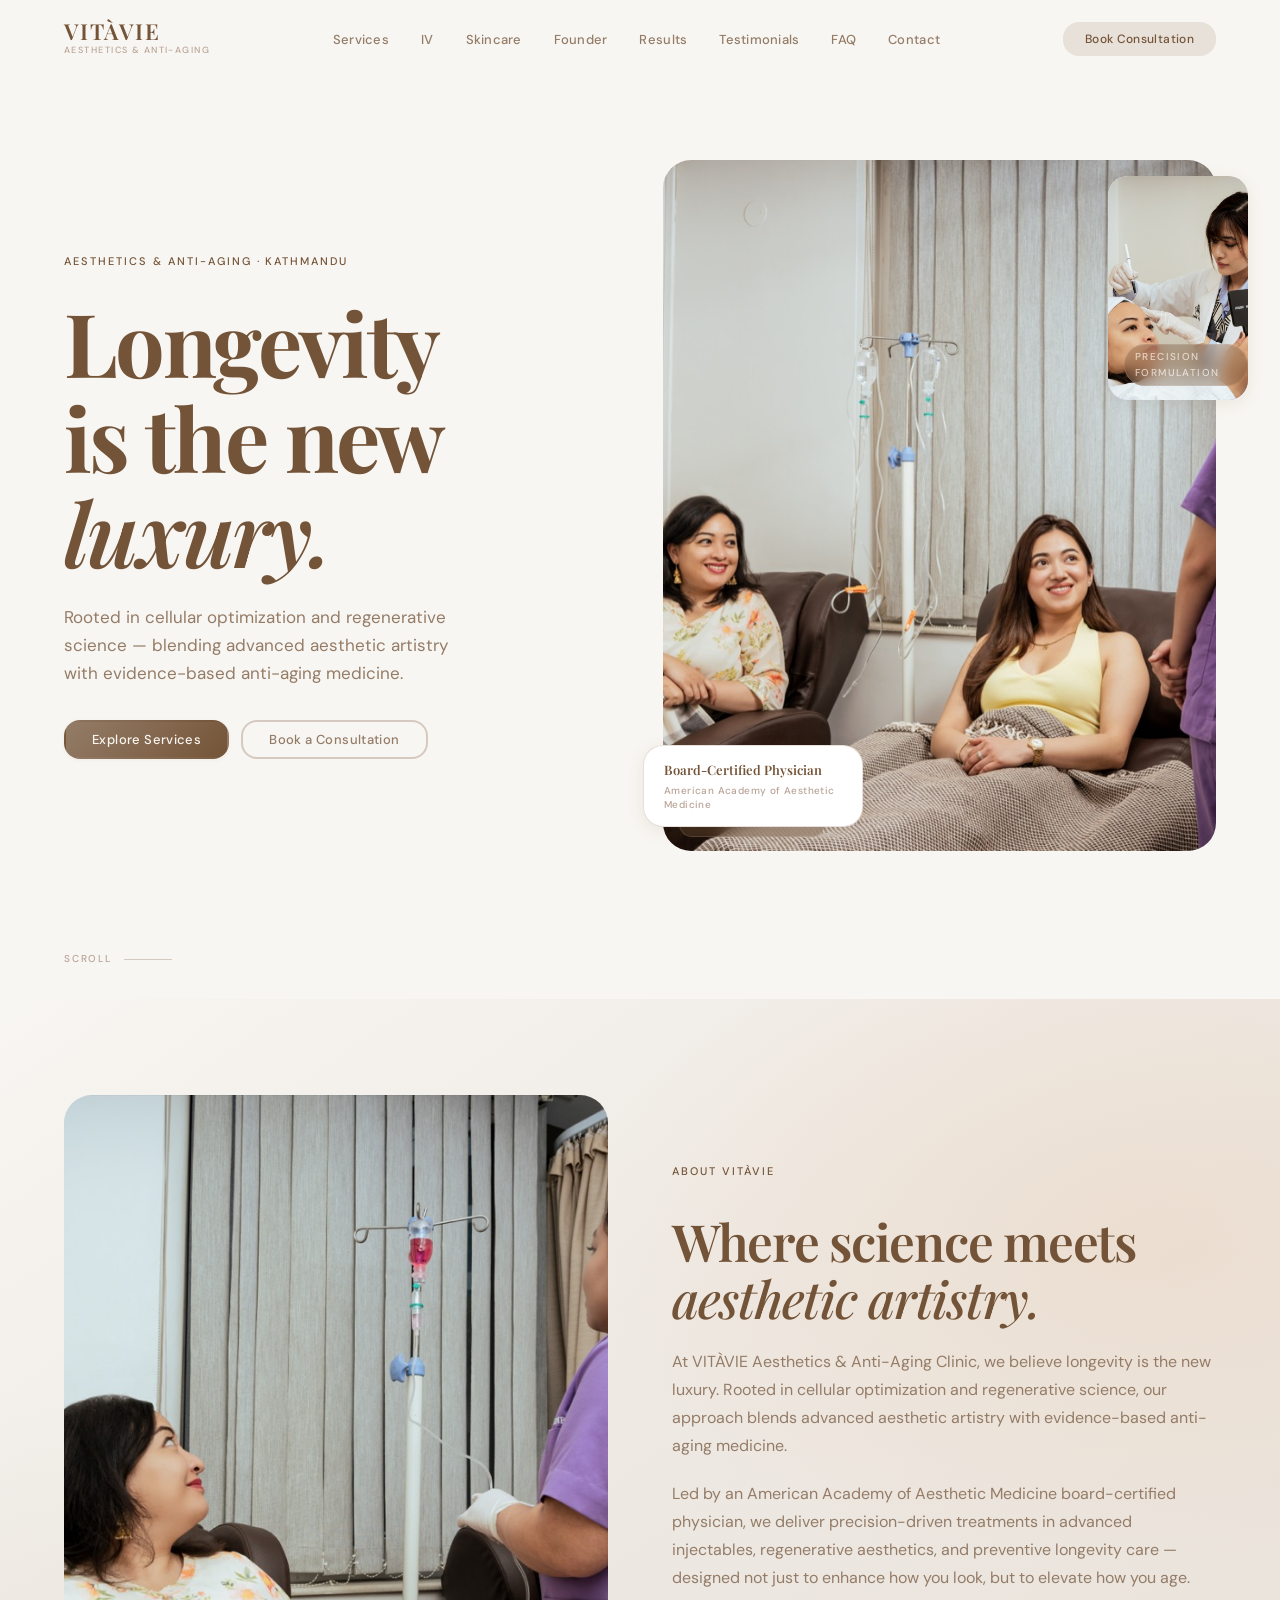
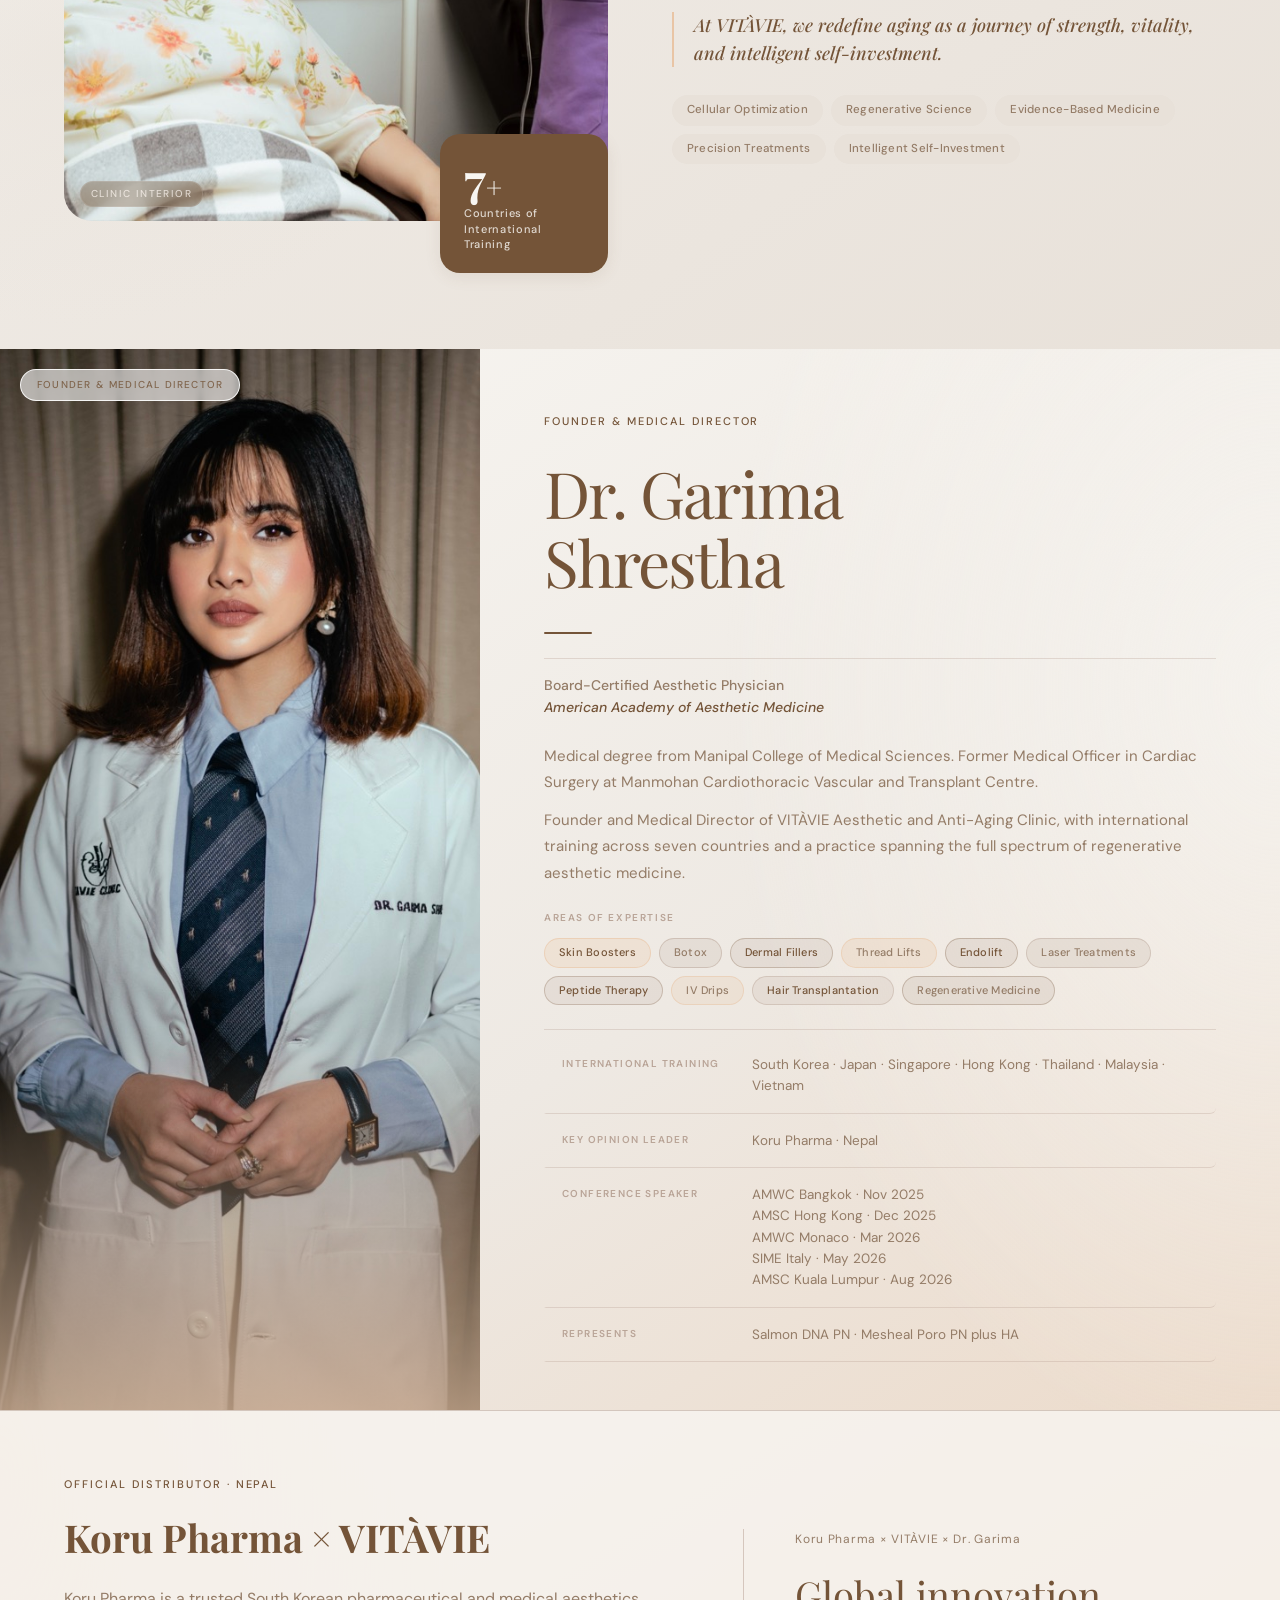
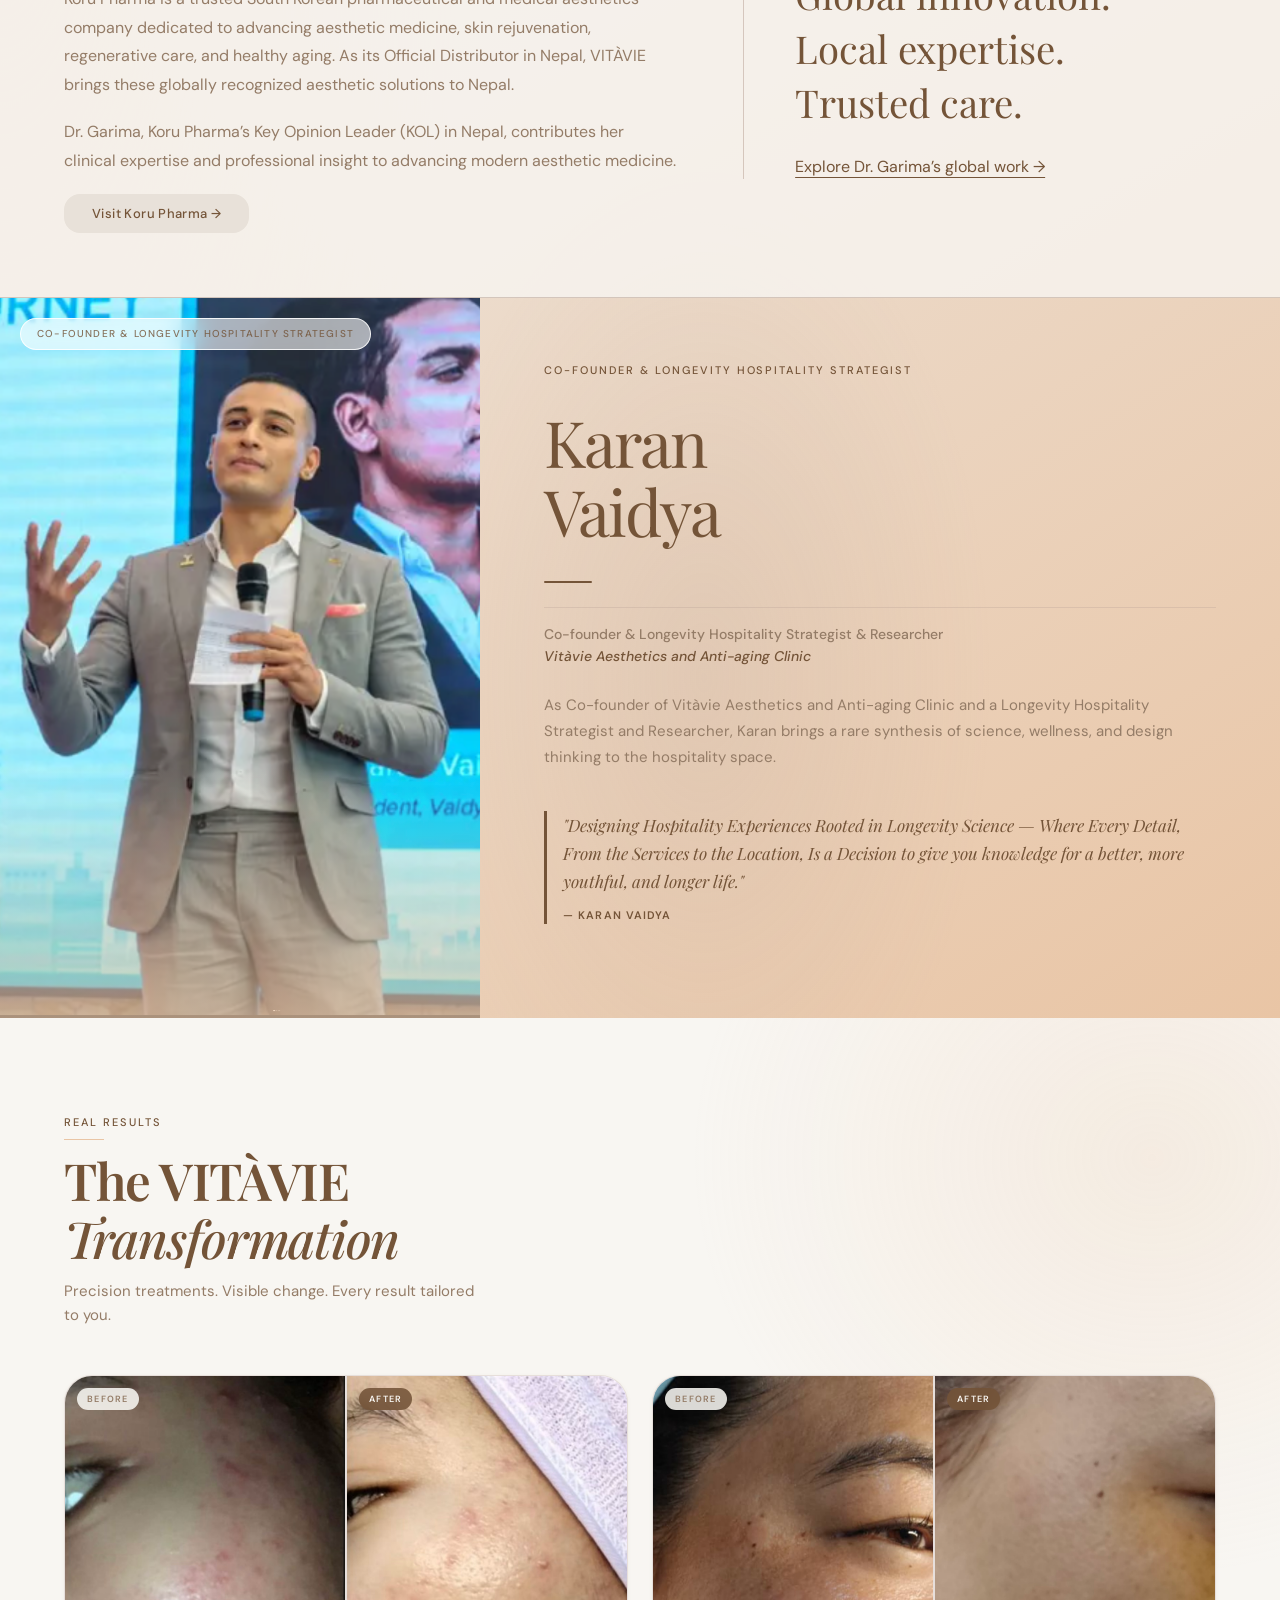
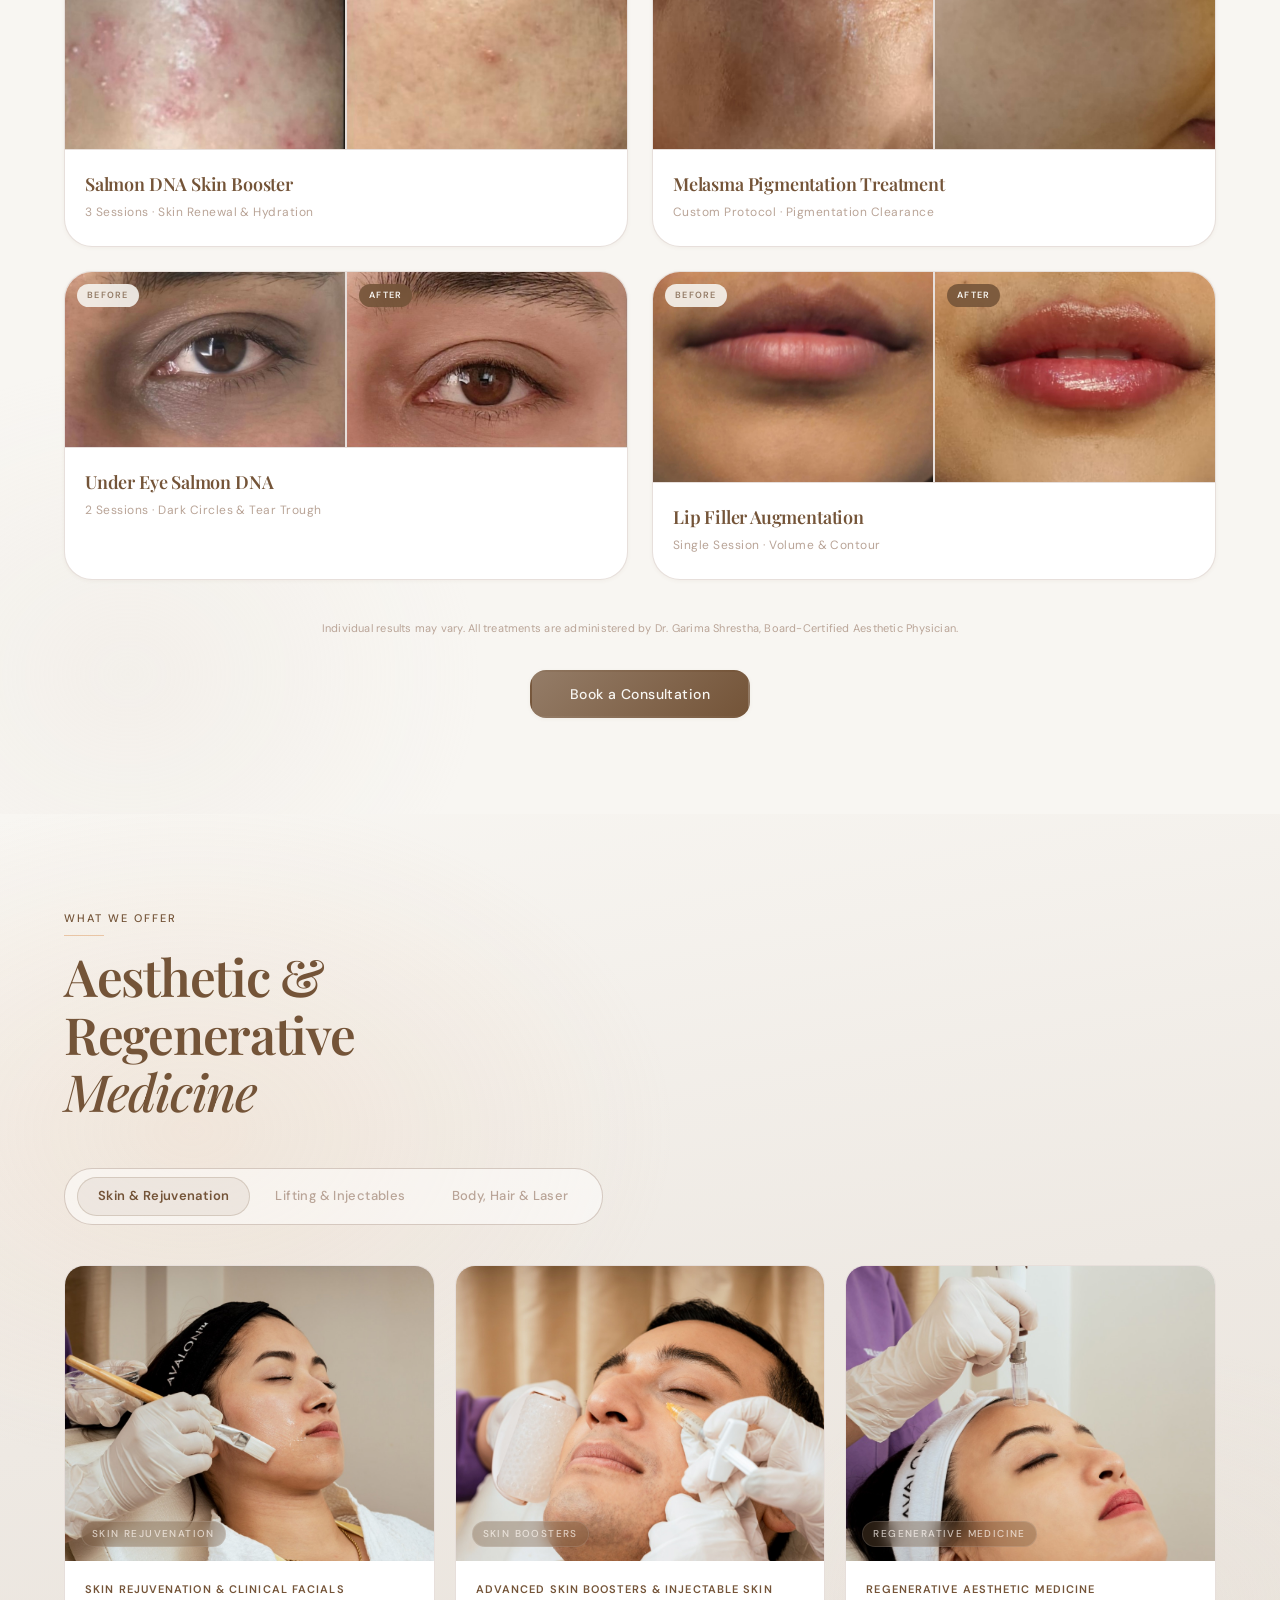
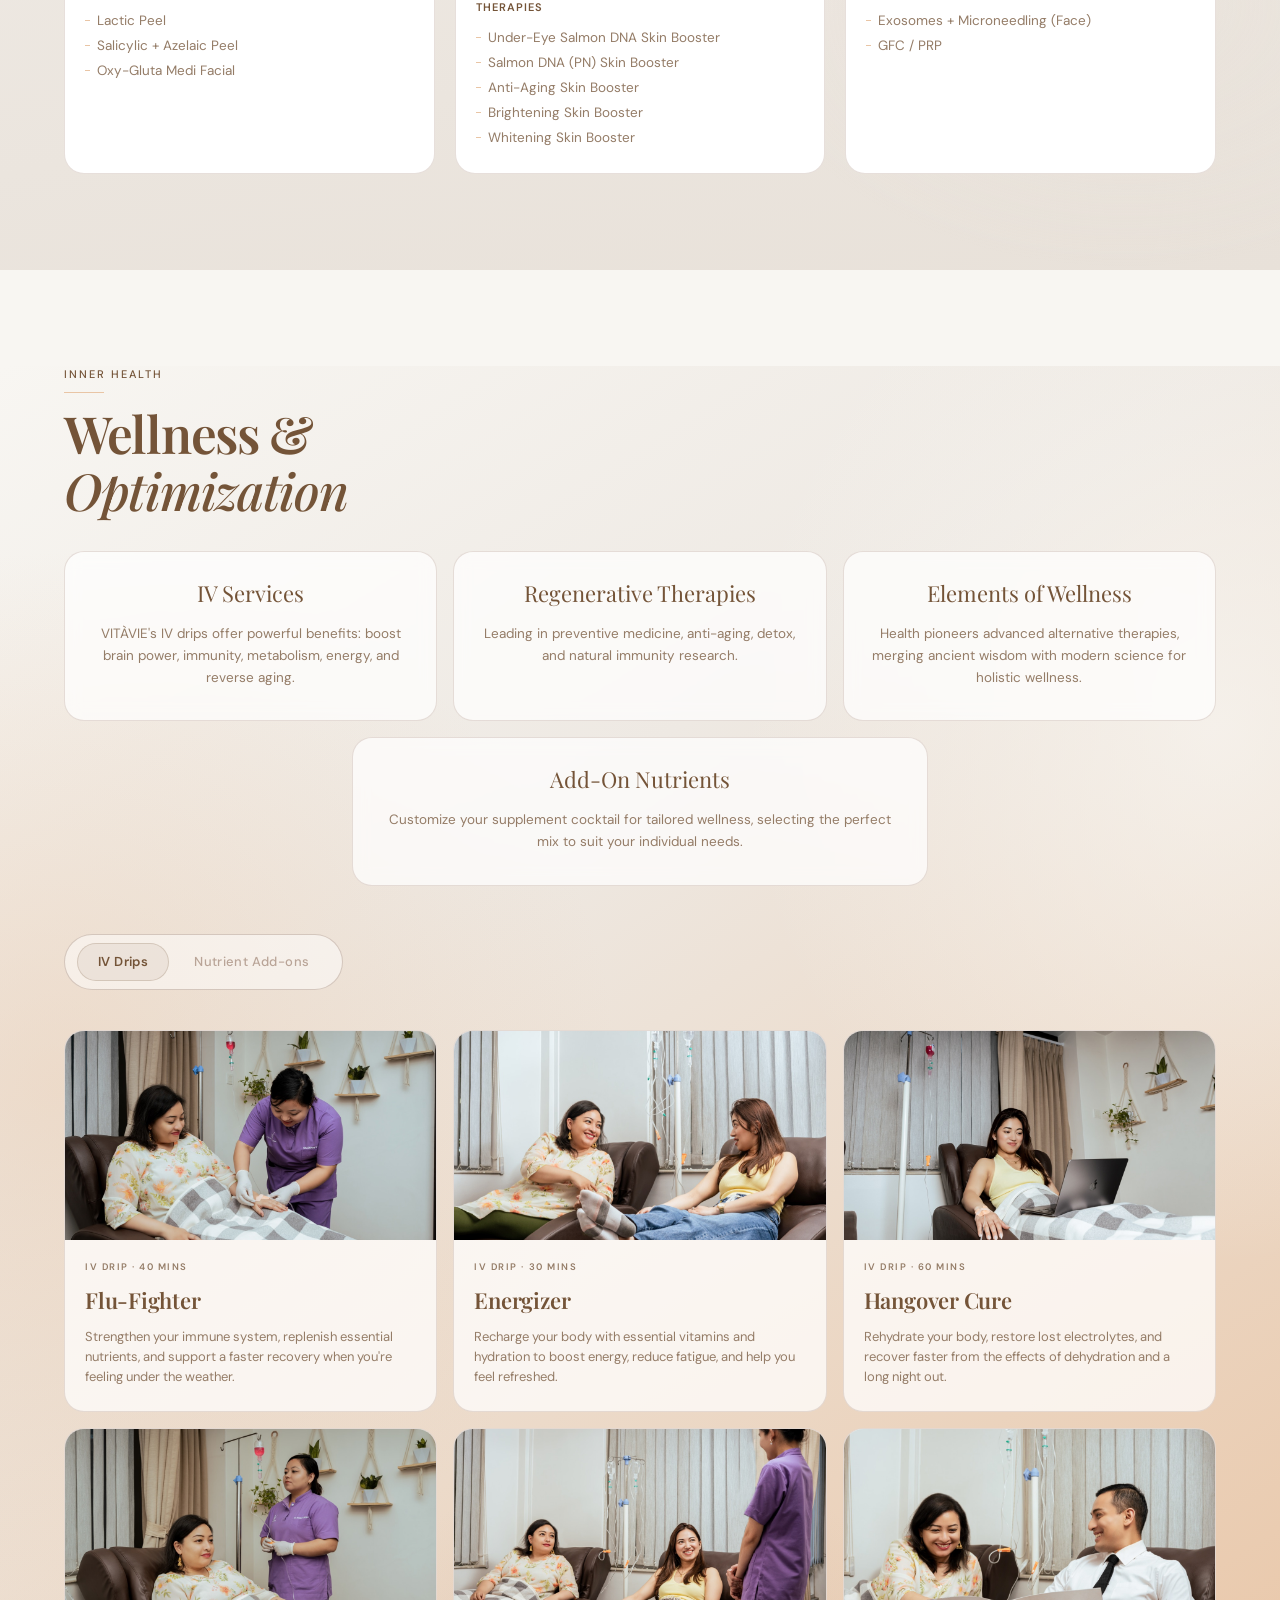
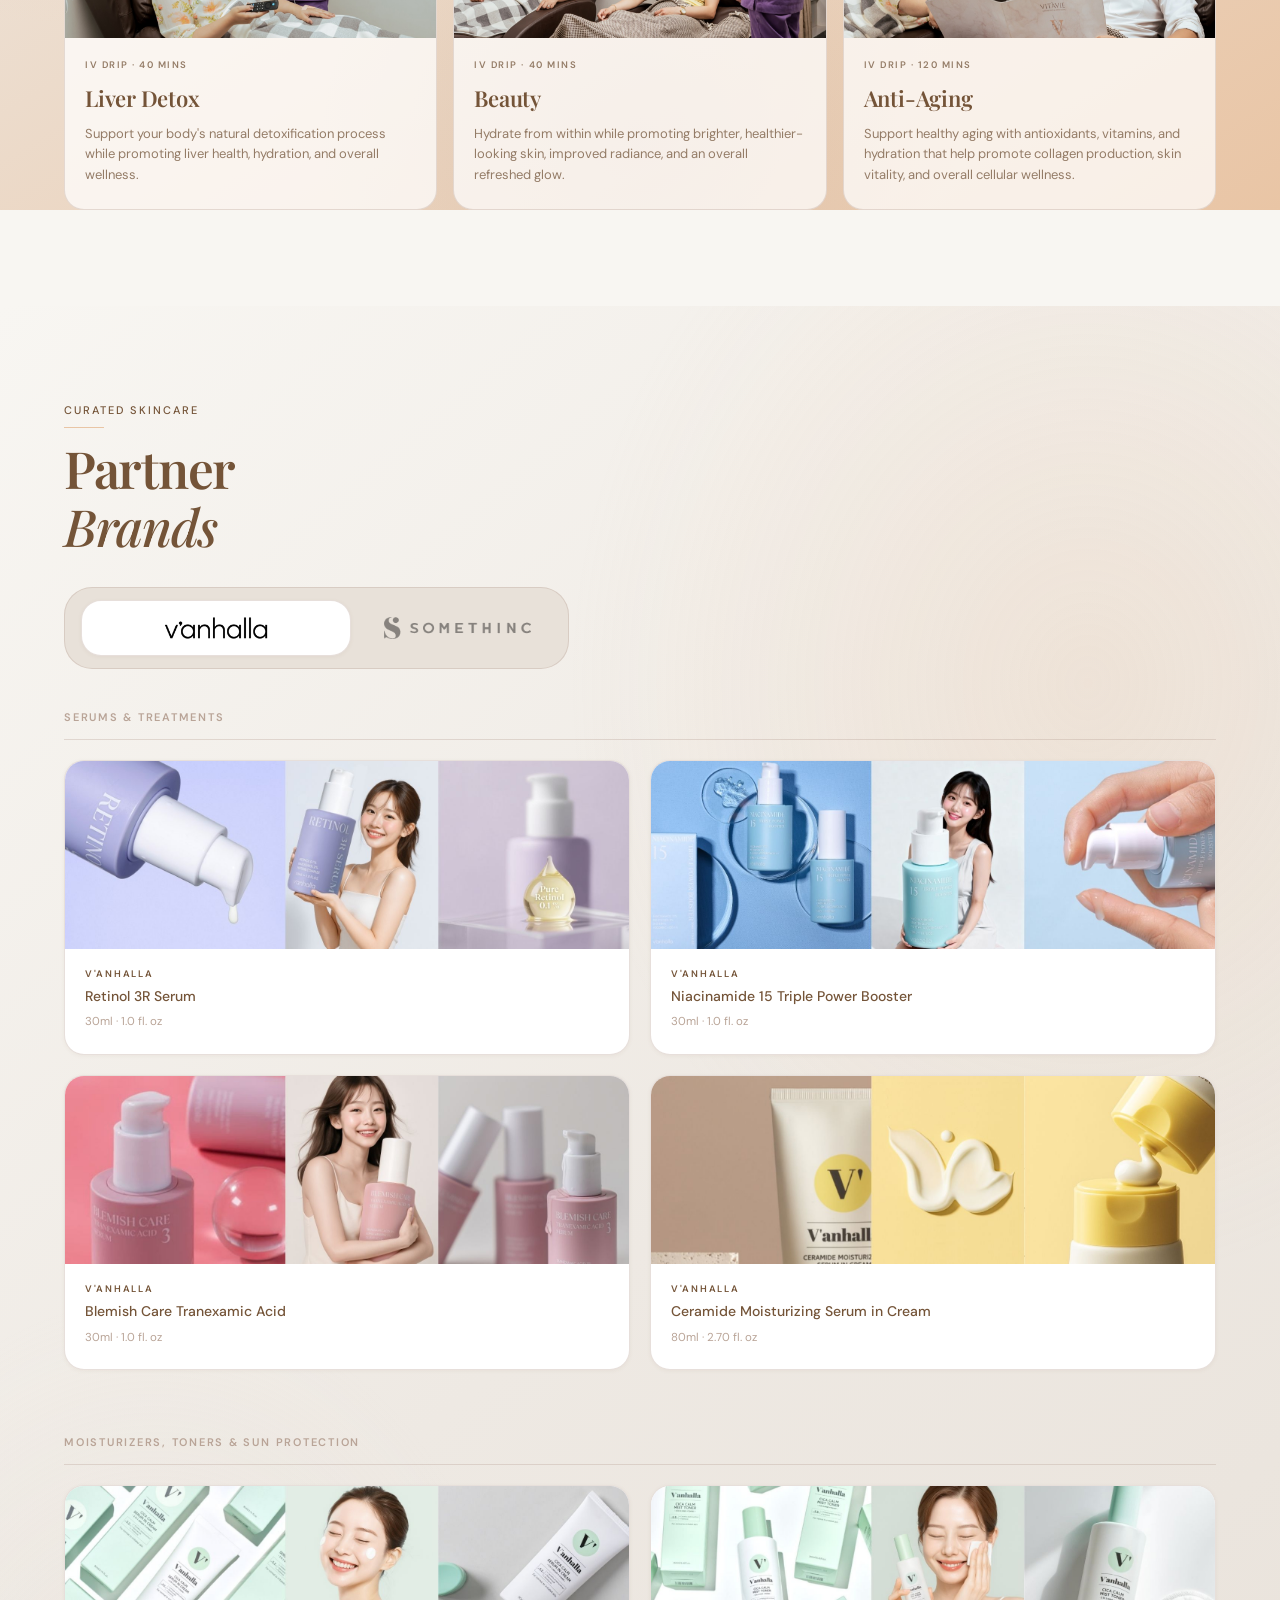
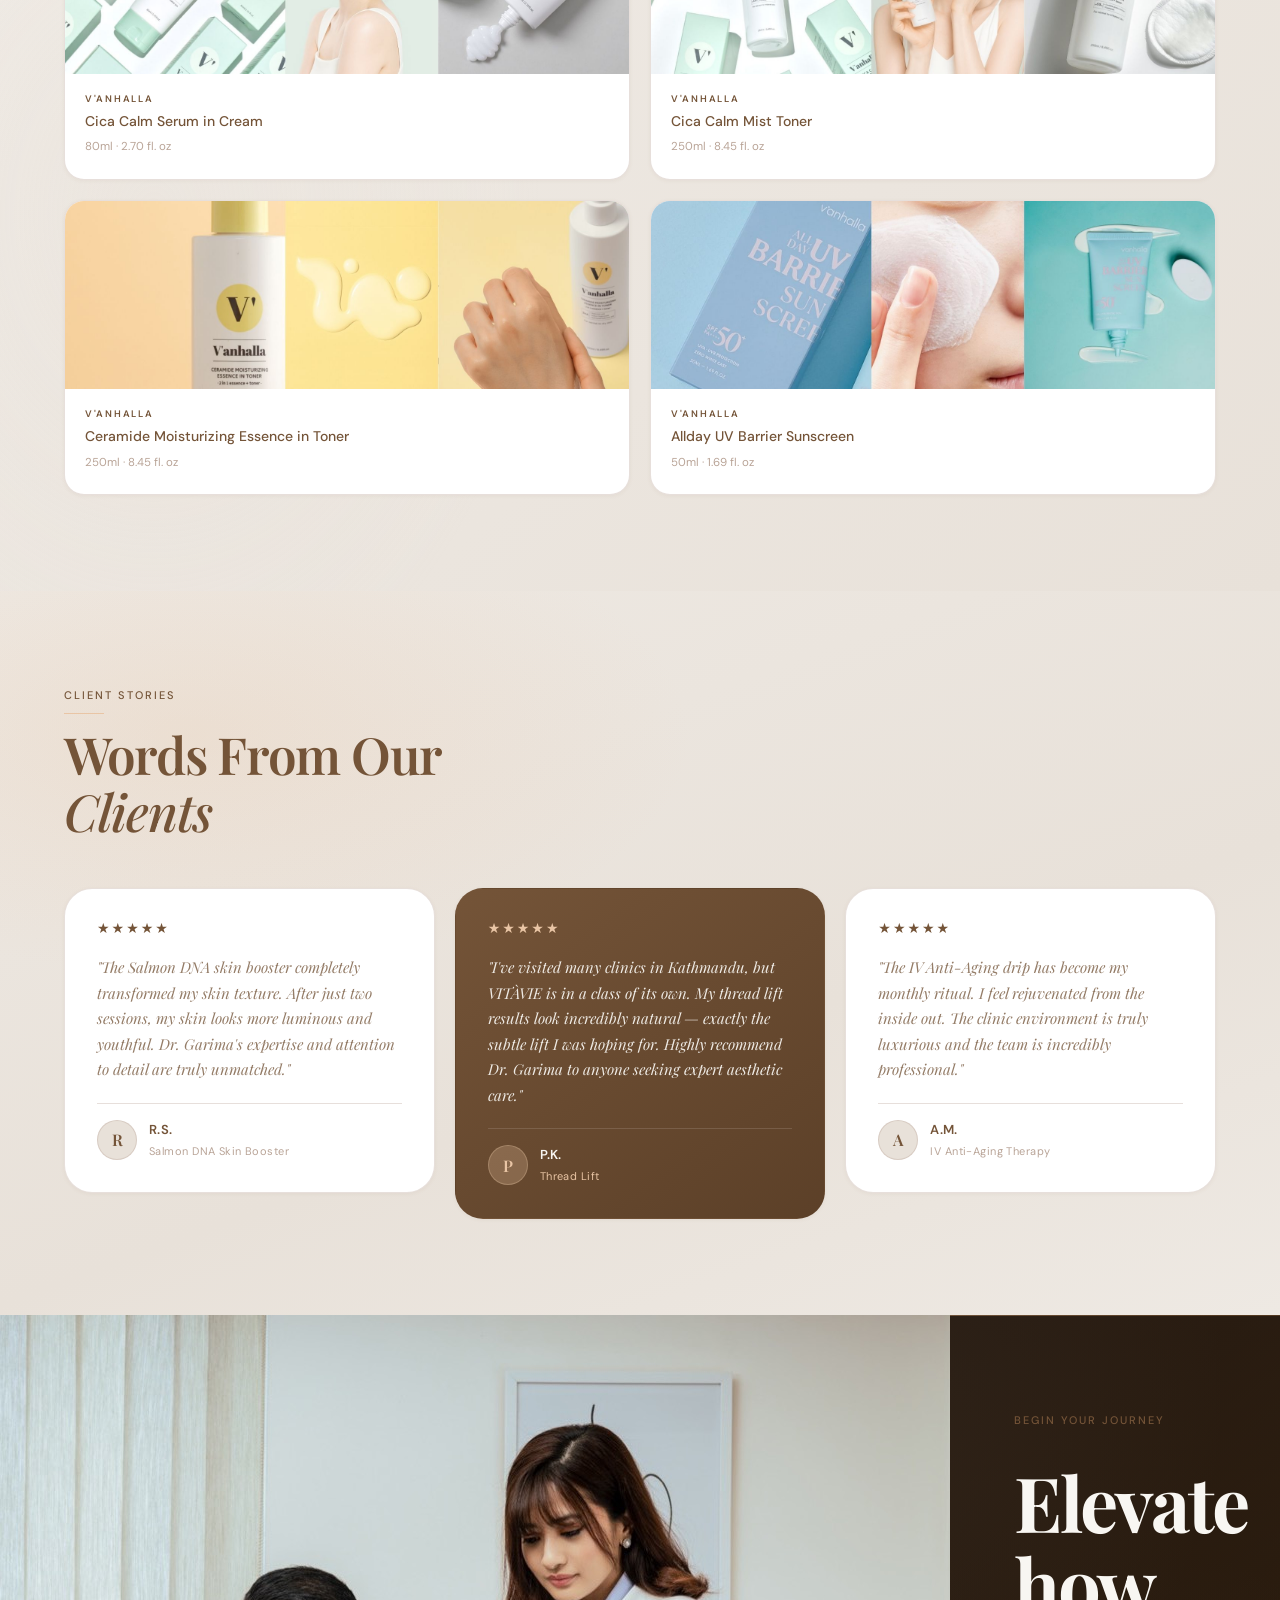
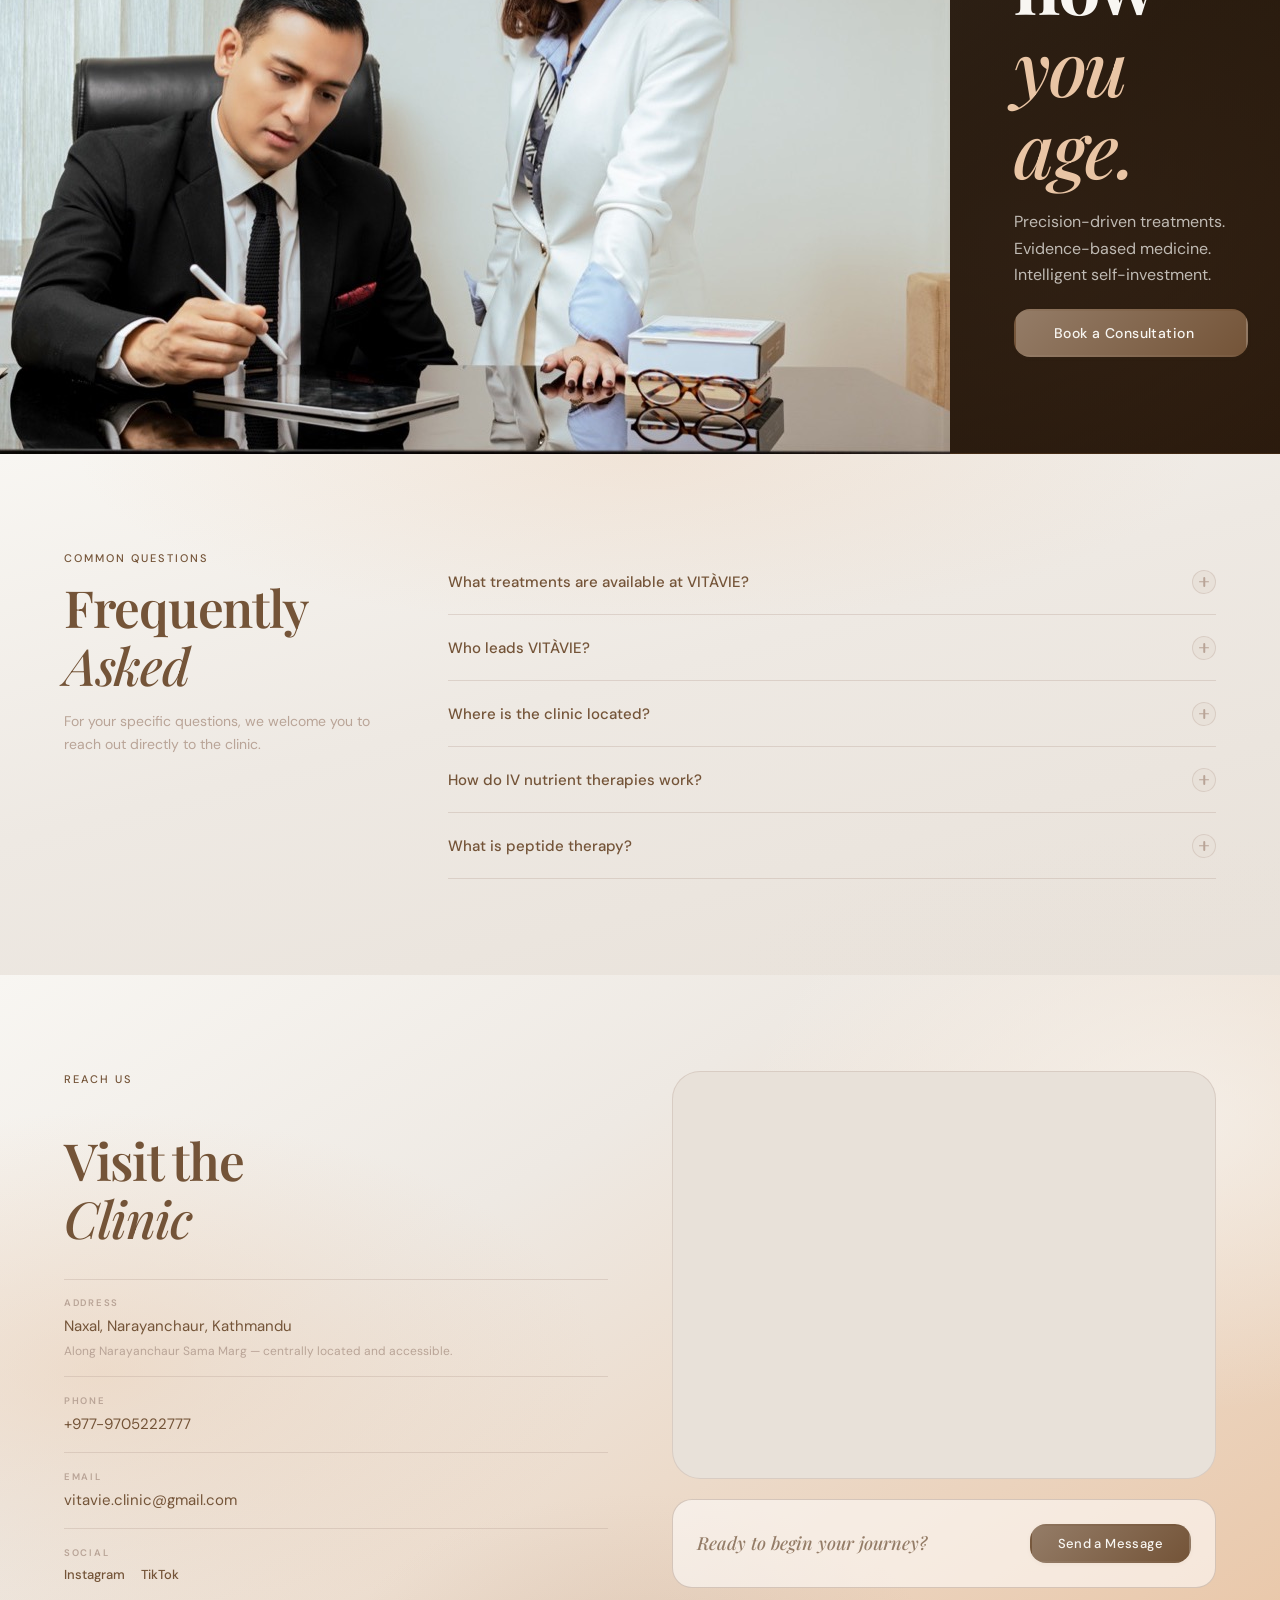
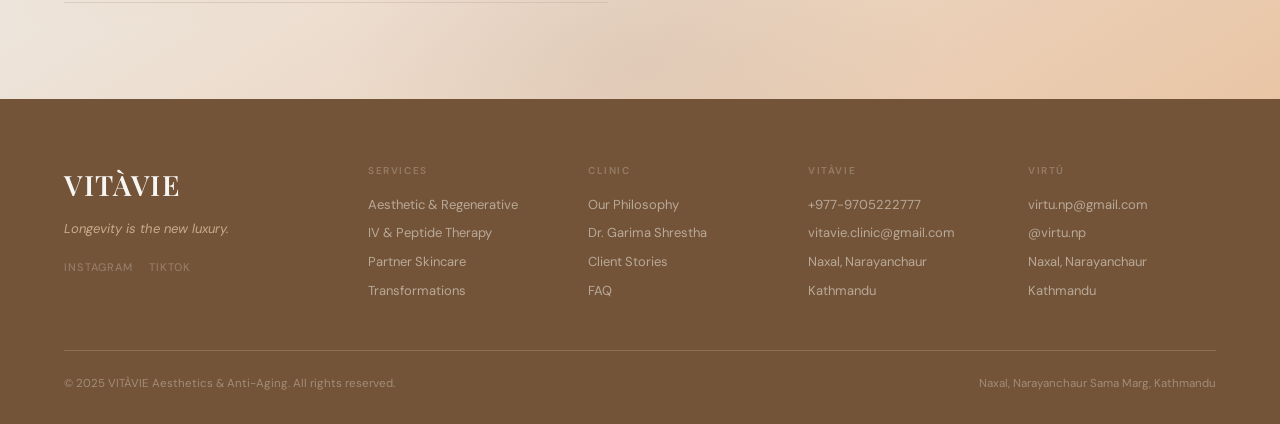
<file: index.html>
<!DOCTYPE html>
<html lang="en">
<head>
  <meta charset="UTF-8">
  <meta name="viewport" content="width=device-width, initial-scale=1.0">
  <title>VITÀVIE | Aesthetics &amp; Anti-Aging Clinic, Kathmandu</title>
  <meta name="description" content="VITÀVIE Aesthetics & Anti-Aging Clinic. Longevity is the new luxury. Advanced aesthetic artistry with evidence-based anti-aging medicine. Naxal, Kathmandu.">
  <meta name="theme-color" content="#FDFCF5">
  <link rel="canonical" href="https://vitavieclinic.com.np/">
  <meta name="robots" content="index, follow, max-image-preview:large">
  <meta property="og:type" content="website">
  <meta property="og:site_name" content="VITÀVIE">
  <meta property="og:url" content="https://vitavieclinic.com.np/">
  <meta property="og:title" content="VITÀVIE | Aesthetics &amp; Anti-Aging Clinic, Kathmandu">
  <meta property="og:description" content="Aesthetic and anti-aging care in Naxal, Kathmandu, led by Dr. Garima Shrestha, Koru Pharma's Key Opinion Leader in Nepal.">
  <meta property="og:image" content="https://vitavieclinic.com.np/assets/dr-garima.jpg">
  <meta property="og:image:alt" content="Dr. Garima Shrestha, Founder and Medical Director of VITÀVIE">
  <meta name="twitter:card" content="summary_large_image">
  <meta name="twitter:title" content="VITÀVIE | Aesthetics &amp; Anti-Aging Clinic, Kathmandu">
  <meta name="twitter:description" content="Meet Dr. Garima Shrestha and explore aesthetic and anti-aging care at VITÀVIE, Nepal's official Koru Pharma distributor.">
  <meta name="twitter:image" content="https://vitavieclinic.com.np/assets/dr-garima.jpg">
  <script type="application/ld+json">
  {
    "@context": "https://schema.org",
    "@graph": [
      {
        "@type": "MedicalClinic",
        "@id": "https://vitavieclinic.com.np/#clinic",
        "name": "VITÀVIE Aesthetics & Anti-Aging Clinic",
        "url": "https://vitavieclinic.com.np/",
        "image": "https://vitavieclinic.com.np/assets/dr-garima.jpg",
        "description": "Aesthetic and anti-aging clinic in Kathmandu and official distributor of Koru Pharma in Nepal.",
        "telephone": "+9779705222777",
        "address": {"@type": "PostalAddress", "streetAddress": "Naxal, Narayanchaur", "addressLocality": "Kathmandu", "addressCountry": "NP"},
        "founder": {"@id": "https://dr-garima.com/#person"},
        "sameAs": ["https://www.instagram.com/vitavie.clinic/", "https://www.tiktok.com/@vitavie.np"]
      },
      {
        "@type": "Person",
        "@id": "https://dr-garima.com/#person",
        "name": "Dr. Garima Shrestha",
        "url": "https://dr-garima.com/",
        "jobTitle": "Founder and Medical Director",
        "worksFor": {"@id": "https://vitavieclinic.com.np/#clinic"},
        "affiliation": {"@type": "Organization", "name": "Koru Pharma", "url": "https://korupharma.com/"},
        "sameAs": ["https://korupharma.com/dr-garima-shrestha"]
      },
      {
        "@type": "WebPage",
        "@id": "https://vitavieclinic.com.np/#webpage",
        "url": "https://vitavieclinic.com.np/",
        "name": "VITÀVIE | Aesthetics & Anti-Aging Clinic, Kathmandu",
        "mainEntity": {"@id": "https://vitavieclinic.com.np/#clinic"},
        "dateModified": "2026-09-02",
        "inLanguage": "en"
      }
    ]
  }
  </script>

  <!-- Playfair Display (serif headlines) + DM Sans (Gordita fallback for UI) -->
  <link rel="preconnect" href="https://fonts.googleapis.com">
  <link rel="preconnect" href="https://fonts.gstatic.com" crossorigin>
  <link href="https://fonts.googleapis.com/css2?family=Playfair+Display:ital,wght@0,400;0,500;0,600;0,700;1,400;1,500;1,600&family=DM+Sans:ital,opsz,wght@0,9..40,300;0,9..40,400;0,9..40,500;0,9..40,600;1,9..40,400&display=swap" rel="stylesheet">

  <link rel="stylesheet" href="css/styles.css">
  <link rel="icon" type="image/svg+xml" href="favicon.svg">
</head>
<body>

  <!-- ─── NAVIGATION ─────────────────────────────────────── -->
  <nav class="navbar" id="navbar">
    <div class="nav-inner">
      <a href="#hero" class="nav-logo">
        <span class="nav-logo__mark">VITÀVIE</span>
        <span class="nav-logo__sub">Aesthetics &amp; Anti-Aging</span>
      </a>

      <ul class="nav-links" role="list">
        <li><a href="#services"     class="nav-link">Services</a></li>
        <li><a href="#wellness"     class="nav-link">IV</a></li>
        <li><a href="#skincare"     class="nav-link">Skincare</a></li>
        <li><a href="#founder"      class="nav-link">Founder</a></li>
        <li><a href="#transformation" class="nav-link">Results</a></li>
        <li><a href="#testimonials" class="nav-link">Testimonials</a></li>
        <li><a href="#faq"          class="nav-link">FAQ</a></li>
        <li><a href="#contact"      class="nav-link">Contact</a></li>
      </ul>

      <div class="nav-actions">
        <a href="https://wa.me/9779705222777" target="_blank" rel="noopener noreferrer" class="btn btn--outline">Book Consultation</a>
        <button class="hamburger" id="hamburger" aria-label="Toggle mobile menu" aria-expanded="false">
          <span></span><span></span><span></span>
        </button>
      </div>
    </div>

    <div class="mobile-menu" id="mobileMenu" aria-hidden="true">
      <ul class="mobile-nav-links" role="list">
        <li><a href="#services"     class="mobile-nav-link">Services</a></li>
        <li><a href="#wellness"     class="mobile-nav-link">IV</a></li>
        <li><a href="#skincare"     class="mobile-nav-link">Skincare</a></li>
        <li><a href="#founder"      class="mobile-nav-link">Founder</a></li>
        <li><a href="#transformation" class="mobile-nav-link">Results</a></li>
        <li><a href="#testimonials" class="mobile-nav-link">Testimonials</a></li>
        <li><a href="#faq"          class="mobile-nav-link">FAQ</a></li>
        <li><a href="#contact"      class="mobile-nav-link">Contact</a></li>
        <li><a href="https://wa.me/9779705222777" target="_blank" rel="noopener noreferrer" class="mobile-nav-link mobile-nav-cta">Book Consultation</a></li>
      </ul>
    </div>
  </nav>


  <main>

    <!-- ─── HERO ───────────────────────────────────────────── -->
    <section class="hero" id="hero">
      <div class="hero__layout">

        <div class="hero__text">
          <p class="eyebrow hero__eyebrow">Aesthetics &amp; Anti-Aging · Kathmandu</p>
          <h1 class="hero__headline">
            Longevity<br>
            is the new<br>
            <em>luxury.</em>
          </h1>
          <p class="hero__body">
            Rooted in cellular optimization and regenerative science — blending advanced aesthetic artistry with evidence-based anti-aging medicine.
          </p>
          <div class="hero__actions">
            <a href="#services" class="btn btn--primary">Explore Services</a>
            <a href="https://wa.me/9779705222777" target="_blank" rel="noopener noreferrer" class="btn btn--ghost">Book a Consultation</a>
          </div>
        </div>

        <div class="hero__visual">
          <div class="hero__image-frame">
            <div class="ph ph--hero" aria-label="Clinic atmosphere — editorial portrait composition">
              <img src="assets/IMG_0759.jpg" alt="Clinic Atmosphere" loading="lazy">
              <span class="ph__label">Clinic Atmosphere</span>
            </div>
            <div class="hero__credential-tag">
              <span class="hero__credential-line">Board-Certified Physician</span>
              <span class="hero__credential-sub">American Academy of Aesthetic Medicine</span>
            </div>
          </div>
          <div class="hero__accent-image">
            <div class="ph ph--serum" aria-label="Serum product editorial composition">
              <img src="assets/IMG_0925.jpg" alt="Precision Formulation" loading="lazy">
              <span class="ph__label">Precision Formulation</span>
            </div>
          </div>
        </div>

      </div>

      <div class="hero__scroll-cue" aria-hidden="true">
        <span class="hero__scroll-label">Scroll</span>
        <div class="hero__scroll-bar"></div>
      </div>
    </section>


    <!-- ─── ABOUT ──────────────────────────────────────────── -->
    <section class="about" id="about">
      <div class="container">
        <div class="about__grid">

          <div class="about__media" data-reveal>
            <div class="ph ph--interior about__image" aria-label="VITÀVIE clinic interior — illuminated sign, curated product display">
              <img src="assets/IMG_0798.jpg" alt="Clinic Interior" loading="lazy">
              <span class="ph__label">Clinic Interior</span>
            </div>
            <div class="about__stat">
              <p class="about__stat-number">7<span>+</span></p>
              <p class="about__stat-label">Countries of International Training</p>
            </div>
          </div>

          <div class="about__content" data-reveal data-reveal-delay="100">
            <p class="eyebrow">About VITÀVIE</p>
            <h2 class="section-title">Where science meets<br><em>aesthetic artistry.</em></h2>
            <p class="about__body">
              At VITÀVIE Aesthetics &amp; Anti-Aging Clinic, we believe longevity is the new luxury. Rooted in cellular optimization and regenerative science, our approach blends advanced aesthetic artistry with evidence-based anti-aging medicine.
            </p>
            <p class="about__body">
              Led by an American Academy of Aesthetic Medicine board-certified physician, we deliver precision-driven treatments in advanced injectables, regenerative aesthetics, and preventive longevity care — designed not just to enhance how you look, but to elevate how you age.
            </p>
            <p class="about__philosophy">
              At VITÀVIE, we redefine aging as a journey of strength, vitality, and intelligent self-investment.
            </p>
            <div class="about__pillars">
              <span class="pillar">Cellular Optimization</span>
              <span class="pillar">Regenerative Science</span>
              <span class="pillar">Evidence-Based Medicine</span>
              <span class="pillar">Precision Treatments</span>
              <span class="pillar">Intelligent Self-Investment</span>
            </div>
          </div>

        </div>
      </div>
    </section>


    <!-- ─── FOUNDER ────────────────────────────────────────── -->
    <section class="founder" id="founder">
      <div class="founder__inner">
        <div class="founder__grid">

          <!-- Photo — cinematic full-height bleed, no container padding -->
          <div class="founder__media" data-reveal>
            <img
              class="founder__portrait"
              src="assets/dr-garima.jpg"
              alt="Dr. Garima Shrestha — Board-Certified Aesthetic Physician"
              loading="lazy"
            >
            <div class="founder__media-tag">Founder &amp; Medical Director</div>
          </div>

          <!-- Content — light text on dark editorial surface -->
          <div class="founder__content" data-reveal data-reveal-delay="100">
            <p class="eyebrow">Founder &amp; Medical Director</p>
            <h2 class="founder__name">Dr. Garima<br>Shrestha</h2>
            <div class="founder__name-rule"></div>

            <p class="founder__credential">
              Board-Certified Aesthetic Physician<br>
              <em>American Academy of Aesthetic Medicine</em>
            </p>

            <div class="founder__bio">
              <p>Medical degree from Manipal College of Medical Sciences. Former Medical Officer in Cardiac Surgery at Manmohan Cardiothoracic Vascular and Transplant Centre.</p>
              <p>Founder and Medical Director of VITÀVIE Aesthetic and Anti-Aging Clinic, with international training across seven countries and a practice spanning the full spectrum of regenerative aesthetic medicine.</p>
            </div>

            <div class="founder__expertise-block">
              <p class="founder__block-label">Areas of Expertise</p>
              <div class="chip-cluster">
                <span class="chip">Skin Boosters</span>
                <span class="chip">Botox</span>
                <span class="chip">Dermal Fillers</span>
                <span class="chip">Thread Lifts</span>
                <span class="chip">Endolift</span>
                <span class="chip">Laser Treatments</span>
                <span class="chip">Peptide Therapy</span>
                <span class="chip">IV Drips</span>
                <span class="chip">Hair Transplantation</span>
                <span class="chip">Regenerative Medicine</span>
              </div>
            </div>

            <div class="founder__credentials-list">
              <div class="cred-row">
                <span class="cred-row__label">International Training</span>
                <span class="cred-row__value">South Korea · Japan · Singapore · Hong Kong · Thailand · Malaysia · Vietnam</span>
              </div>
              <div class="cred-row">
                <span class="cred-row__label">Key Opinion Leader</span>
                <span class="cred-row__value">Koru Pharma · Nepal</span>
              </div>
              <div class="cred-row">
                <span class="cred-row__label">Conference Speaker</span>
                <span class="cred-row__value">AMWC Bangkok · Nov 2025<br>AMSC Hong Kong · Dec 2025<br>AMWC Monaco · Mar 2026<br>SIME Italy · May 2026<br>AMSC Kuala Lumpur · Aug 2026</span>
              </div>
              <div class="cred-row">
                <span class="cred-row__label">Represents</span>
                <span class="cred-row__value">Salmon DNA PN · Mesheal Poro PN plus HA</span>
              </div>
            </div>
          </div>

        </div>

        <aside class="founder__koru" id="koru-pharma" aria-labelledby="vitavie-koru-title">
          <div>
            <p class="eyebrow">Official Distributor · Nepal</p>
            <h2 id="vitavie-koru-title">Koru Pharma &times; VIT&Agrave;VIE</h2>
            <p>Koru Pharma is a trusted South Korean pharmaceutical and medical aesthetics company dedicated to advancing aesthetic medicine, skin rejuvenation, regenerative care, and healthy aging. As its Official Distributor in Nepal, VIT&Agrave;VIE brings these globally recognized aesthetic solutions to Nepal.</p>
            <p>Dr. Garima, Koru Pharma&rsquo;s Key Opinion Leader (KOL) in Nepal, contributes her clinical expertise and professional insight to advancing modern aesthetic medicine.</p>
            <a class="btn btn--outline" href="https://korupharma.com/" target="_blank" rel="noopener noreferrer">Visit Koru Pharma &rarr;</a>
          </div>
          <div class="founder__koru-signature">
            <p>Koru Pharma &times; VIT&Agrave;VIE &times; Dr. Garima</p>
            <h3>Global innovation.<br>Local expertise.<br>Trusted care.</h3>
            <a href="https://dr-garima.com/#global">Explore Dr. Garima&rsquo;s global work &rarr;</a>
          </div>
        </aside>

        <!-- Co-founder Grid -->
        <div class="founder__grid">

          <!-- Photo — cinematic full-height bleed, no container padding -->
          <div class="founder__media" data-reveal>
            <img
              class="founder__portrait"
              src="assets/karan.png"
              alt="Karan Vaidya — Co-founder &amp; Longevity Hospitality Strategist"
              loading="lazy"
            >
            <div class="founder__media-tag">Co-founder &amp; Longevity Hospitality Strategist</div>
          </div>

          <!-- Content — light text on dark editorial surface -->
          <div class="founder__content" data-reveal data-reveal-delay="100">
            <p class="eyebrow">Co-founder &amp; Longevity Hospitality Strategist</p>
            <h2 class="founder__name">Karan<br>Vaidya</h2>
            <div class="founder__name-rule"></div>

            <p class="founder__credential">
              Co-founder &amp; Longevity Hospitality Strategist &amp; Researcher<br>
              <em>Vitàvie Aesthetics and Anti-aging Clinic</em>
            </p>

            <div class="founder__bio">
              <p>As Co-founder of Vitàvie Aesthetics and Anti-aging Clinic and a Longevity Hospitality Strategist and Researcher, Karan brings a rare synthesis of science, wellness, and design thinking to the hospitality space.</p>
            </div>

            <blockquote class="founder__quote">
              <p>"Designing Hospitality Experiences Rooted in Longevity Science — Where Every Detail, From the Services to the Location, Is a Decision to give you knowledge for a better, more youthful, and longer life."</p>
              <cite>— Karan Vaidya</cite>
            </blockquote>
          </div>

        </div>
      </div>
    </section>


    <!-- ─── TRANSFORMATION ───────────────────────────────────── -->
    <section class="transformation" id="transformation">
      <div class="container">
        <div class="section-header" data-reveal>
          <p class="eyebrow">Real Results</p>
          <h2 class="section-title">The VITÀVIE<br><em>Transformation</em></h2>
          <p class="transformation__intro">Precision treatments. Visible change. Every result tailored to you.</p>
        </div>

        <div class="transformation-grid" data-stagger>

          <!-- 1. Salmon DNA Skin Booster -->
          <div class="transformation-card transformation-card--portrait" data-reveal>
            <div class="transformation-card__images">
              <div class="transformation-card__before">
                <span class="transformation-card__label">Before</span>
                <div class="ph ph--transform-salmon" aria-label="Before — Salmon DNA Skin Booster">
                  <img src="assets/before&amp;after/before/Salmon%20DNA.PNG" alt="Before Salmon DNA Skin Booster" loading="lazy">
                </div>
              </div>
              <div class="transformation-card__after">
                <span class="transformation-card__label transformation-card__label--after">After</span>
                <div class="ph ph--transform-salmon-after" aria-label="After — Salmon DNA Skin Booster">
                  <img src="assets/before&amp;after/after/Salmon%20DNA.PNG" alt="After Salmon DNA Skin Booster" loading="lazy">
                </div>
              </div>
            </div>
            <div class="transformation-card__info">
              <h3 class="transformation-card__treatment">Salmon DNA Skin Booster</h3>
              <p class="transformation-card__sessions">3 Sessions · Skin Renewal &amp; Hydration</p>
            </div>
          </div>

          <!-- 2. Melasma Treatment -->
          <div class="transformation-card transformation-card--portrait" data-reveal data-reveal-delay="80">
            <div class="transformation-card__images">
              <div class="transformation-card__before">
                <span class="transformation-card__label">Before</span>
                <div class="ph ph--transform-melasma" aria-label="Before — Melasma Treatment">
                  <img src="assets/before&amp;after/before/melasma.JPG" alt="Before Melasma Treatment" loading="lazy">
                </div>
              </div>
              <div class="transformation-card__after">
                <span class="transformation-card__label transformation-card__label--after">After</span>
                <div class="ph ph--transform-melasma-after" aria-label="After — Melasma Treatment">
                  <img src="assets/before&amp;after/after/melasma.JPG" alt="After Melasma Treatment" loading="lazy">
                </div>
              </div>
            </div>
            <div class="transformation-card__info">
              <h3 class="transformation-card__treatment">Melasma Pigmentation Treatment</h3>
              <p class="transformation-card__sessions">Custom Protocol · Pigmentation Clearance</p>
            </div>
          </div>

          <!-- 3. Under Eye Salmon DNA -->
          <div class="transformation-card transformation-card--landscape-wide" data-reveal data-reveal-delay="160">
            <div class="transformation-card__images">
              <div class="transformation-card__before">
                <span class="transformation-card__label">Before</span>
                <div class="ph ph--transform-undereye" aria-label="Before — Under Eye Salmon DNA">
                  <img src="assets/before&amp;after/before/Under%20eye%20salmon%20DNA.PNG" alt="Before Under Eye Salmon DNA" loading="lazy">
                </div>
              </div>
              <div class="transformation-card__after">
                <span class="transformation-card__label transformation-card__label--after">After</span>
                <div class="ph ph--transform-undereye-after" aria-label="After — Under Eye Salmon DNA">
                  <img src="assets/before&amp;after/after/Under%20eye%20salmon%20DNA.PNG" alt="After Under Eye Salmon DNA" loading="lazy">
                </div>
              </div>
            </div>
            <div class="transformation-card__info">
              <h3 class="transformation-card__treatment">Under Eye Salmon DNA</h3>
              <p class="transformation-card__sessions">2 Sessions · Dark Circles &amp; Tear Trough</p>
            </div>
          </div>

          <!-- 4. Lip Filler -->
          <div class="transformation-card transformation-card--landscape" data-reveal data-reveal-delay="240">
            <div class="transformation-card__images">
              <div class="transformation-card__before">
                <span class="transformation-card__label">Before</span>
                <div class="ph ph--transform-lip" aria-label="Before — Lip Filler Augmentation">
                  <img src="assets/before&amp;after/before/lip%20filler.JPG" alt="Before Lip Filler Augmentation" loading="lazy">
                </div>
              </div>
              <div class="transformation-card__after">
                <span class="transformation-card__label transformation-card__label--after">After</span>
                <div class="ph ph--transform-lip-after" aria-label="After — Lip Filler Augmentation">
                  <img src="assets/before&amp;after/after/Lip%20filler.JPG" alt="After Lip Filler Augmentation" loading="lazy">
                </div>
              </div>
            </div>
            <div class="transformation-card__info">
              <h3 class="transformation-card__treatment">Lip Filler Augmentation</h3>
              <p class="transformation-card__sessions">Single Session · Volume &amp; Contour</p>
            </div>
          </div>

        </div>

        <p class="transformation__disclaimer" data-reveal>Individual results may vary. All treatments are administered by Dr. Garima Shrestha, Board-Certified Aesthetic Physician.</p>

        <div class="transformation__cta" data-reveal>
          <a href="https://wa.me/9779705222777" target="_blank" rel="noopener noreferrer" class="btn btn--primary btn--large">Book a Consultation</a>
        </div>
      </div>
    </section>


    <!-- ─── SERVICES ───────────────────────────────────────── -->
    <section class="services" id="services">
      <div class="container">
        <div class="section-header" data-reveal>
          <p class="eyebrow">What We Offer</p>
          <h2 class="section-title">Aesthetic &amp; Regenerative<br><em>Medicine</em></h2>
        </div>

        <div class="tab-nav" role="tablist" aria-label="Service categories" data-reveal>
          <button class="tab-btn tab-btn--active" role="tab" aria-selected="true"  data-tab="svc-skin">Skin &amp; Rejuvenation</button>
          <button class="tab-btn"                 role="tab" aria-selected="false" data-tab="svc-lifting">Lifting &amp; Injectables</button>
          <button class="tab-btn"                 role="tab" aria-selected="false" data-tab="svc-body">Body, Hair &amp; Laser</button>
        </div>

        <!-- Skin & Rejuvenation -->
        <div class="tab-panel tab-panel--active" id="svc-skin" role="tabpanel">
          <div class="services-grid">
            <div class="svc-card">
              <div class="svc-card__image ph ph--blush" aria-label="Skin rejuvenation treatment"><img src="assets/IMG_1043.jpg" alt="Skin Rejuvenation" loading="lazy"><span class="ph__label">Skin Rejuvenation</span></div>
              <div class="svc-card__body">
                <p class="svc-card__category">Skin Rejuvenation &amp; Clinical Facials</p>
                <ul class="svc-card__list">
                  <li>Lactic Peel</li>
                  <li>Salicylic + Azelaic Peel</li>
                  <li>Oxy-Gluta Medi Facial</li>
                </ul>
              </div>
            </div>
            <div class="svc-card svc-card--tall">
              <div class="svc-card__image ph ph--gold" aria-label="Advanced skin booster treatment"><img src="assets/IMG_1108.jpg" alt="Skin Boosters" loading="lazy"><span class="ph__label">Skin Boosters</span></div>
              <div class="svc-card__body">
                <p class="svc-card__category">Advanced Skin Boosters &amp; Injectable Skin Therapies</p>
                <ul class="svc-card__list">
                  <li>Under-Eye Salmon DNA Skin Booster</li>
                  <li>Salmon DNA (PN) Skin Booster</li>
                  <li>Anti-Aging Skin Booster</li>
                  <li>Brightening Skin Booster</li>
                  <li>Whitening Skin Booster</li>
                </ul>
              </div>
            </div>
            <div class="svc-card">
              <div class="svc-card__image ph ph--luminous" aria-label="Regenerative aesthetic medicine"><img src="assets/IMG_0943.jpg" alt="Regenerative Medicine" loading="lazy"><span class="ph__label">Regenerative Medicine</span></div>
              <div class="svc-card__body">
                <p class="svc-card__category">Regenerative Aesthetic Medicine</p>
                <ul class="svc-card__list">
                  <li>Exosomes + Microneedling (Face)</li>
                  <li>GFC / PRP</li>
                </ul>
              </div>
            </div>
          </div>
        </div>

        <!-- Lifting & Injectables -->
        <div class="tab-panel" id="svc-lifting" role="tabpanel" hidden>
          <div class="services-grid">
            <div class="svc-card">
              <div class="svc-card__image ph ph--silver" aria-label="Energy-based skin tightening treatment"><img src="assets/IMG_0971.jpg" alt="Energy-Based Lifting" loading="lazy"><span class="ph__label">Energy-Based Lifting</span></div>
              <div class="svc-card__body">
                <p class="svc-card__category">Energy-Based Skin Tightening &amp; Lifting</p>
                <ul class="svc-card__list">
                  <li>RF Lift</li>
                  <li>RF Lift + HIFU</li>
                </ul>
              </div>
            </div>
            <div class="svc-card svc-card--wide">
              <div class="svc-card__image ph ph--cream" aria-label="Advanced lifting and structural rejuvenation"><img src="assets/IMG_0971.jpg" alt="Advanced Lifting" loading="lazy"><span class="ph__label">Advanced Lifting</span></div>
              <div class="svc-card__body">
                <p class="svc-card__category">Advanced Lifting &amp; Structural Rejuvenation</p>
                <ul class="svc-card__list">
                  <li>Thread Lift</li>
                  <li>PLLA (Collagen Biomodulators)</li>
                  <li>Endolift</li>
                </ul>
              </div>
            </div>
            <div class="svc-card">
              <div class="svc-card__image ph ph--marble" aria-label="Injectable aesthetic procedures"><img src="assets/IMG_1000.jpg" alt="Injectables" loading="lazy"><span class="ph__label">Injectables</span></div>
              <div class="svc-card__body">
                <p class="svc-card__category">Injectable Aesthetic Procedures</p>
                <ul class="svc-card__list">
                  <li>Botox</li>
                  <li>Fillers</li>
                </ul>
              </div>
            </div>
          </div>
        </div>

        <!-- Body, Hair & Laser -->
        <div class="tab-panel" id="svc-body" role="tabpanel" hidden>
          <div class="services-grid">
            <div class="svc-card">
              <div class="svc-card__image ph ph--sunset" aria-label="Body contouring and fat reduction">
                <img src="assets/stock_body_contouring.png" alt="Body Contouring" loading="lazy">
                <span class="ph__label">Body Contouring</span>
              </div>
              <div class="svc-card__body">
                <p class="svc-card__category">Body Contouring &amp; Fat Reduction</p>
                <ul class="svc-card__list">
                  <li>Fat Lipolysis</li>
                </ul>
              </div>
            </div>
            <div class="svc-card">
              <div class="svc-card__image ph ph--sage" aria-label="Hair restoration therapy">
                <img src="assets/IMG_0989.jpg" alt="Hair Restoration" loading="lazy">
                <span class="ph__label">Hair Restoration</span>
              </div>
              <div class="svc-card__body">
                <p class="svc-card__category">Hair Restoration Therapies</p>
                <ul class="svc-card__list">
                  <li>Exosomes + Microneedling (Hair)</li>
                  <li>GFC / PRP</li>
                </ul>
              </div>
            </div>
            <div class="svc-card">
              <div class="svc-card__image ph ph--laser" aria-label="Laser hair removal treatment">
                <img src="assets/stock_laser_treatment.png" alt="Laser Treatment" loading="lazy">
                <span class="ph__label">Laser Treatment</span>
              </div>
              <div class="svc-card__body">
                <p class="svc-card__category">Laser &amp; Device-Based Treatments</p>
                <ul class="svc-card__list">
                  <li>Laser Hair Removal</li>
                </ul>
              </div>
            </div>
          </div>
        </div>

      </div>
    </section>


    <!-- ─── WELLNESS ────────────────────────────────────────── -->
    <section class="wellness iv-section" id="wellness">
      <div class="iv-section__inner">
        <div class="container">
          <div class="section-header" data-reveal>
            <p class="eyebrow eyebrow--light">Inner Health</p>
            <h2 class="section-title section-title--light">Wellness &amp;<br><em>Optimization</em></h2>
          </div>

          <!-- Wellness Categories Menu Grid -->
          <div class="wellness-menu-grid" data-reveal>
            <div class="wellness-menu-card" data-tab="well-iv">
              <h3 class="wellness-menu-card__title">IV Services</h3>
              <p class="wellness-menu-card__text">VITÀVIE's IV drips offer powerful benefits: boost brain power, immunity, metabolism, energy, and reverse aging.</p>
            </div>
            <div class="wellness-menu-card">
              <h3 class="wellness-menu-card__title">Regenerative Therapies</h3>
              <p class="wellness-menu-card__text">Leading in preventive medicine, anti-aging, detox, and natural immunity research.</p>
            </div>
            <div class="wellness-menu-card">
              <h3 class="wellness-menu-card__title">Elements of Wellness</h3>
              <p class="wellness-menu-card__text">Health pioneers advanced alternative therapies, merging ancient wisdom with modern science for holistic wellness.</p>
            </div>
            <div class="wellness-menu-card" data-tab="well-nutrients">
              <h3 class="wellness-menu-card__title">Add-On Nutrients</h3>
              <p class="wellness-menu-card__text">Customize your supplement cocktail for tailored wellness, selecting the perfect mix to suit your individual needs.</p>
            </div>
          </div>

          <div class="tab-nav" role="tablist" aria-label="Wellness categories" data-reveal>
            <button class="tab-btn tab-btn--active" role="tab" aria-selected="true"  data-tab="well-iv">IV Drips</button>
            <button class="tab-btn"                 role="tab" aria-selected="false" data-tab="well-nutrients">Nutrient Add-ons</button>
          </div>

          <!-- IV Drips -->
          <div class="tab-panel tab-panel--active" id="well-iv" role="tabpanel">
            <div class="iv-grid" data-stagger>
              <div class="iv-card">
                <div class="iv-card__visual ph ph--iv-immunity" aria-label="Flu-Fighter IV drip"><img src="assets/IMG_0803.jpg" alt="Flu-Fighter" loading="lazy"></div>
                <div class="iv-card__body">
                  <span class="iv-card__badge">IV DRIP &middot; 40 MINS</span>
                  <h3 class="iv-card__name">Flu-Fighter</h3>
                  <p class="iv-card__tagline">Strengthen your immune system, replenish essential nutrients, and support a faster recovery when you're feeling under the weather.</p>
                </div>
              </div>
              <div class="iv-card">
                <div class="iv-card__visual ph ph--iv-energy" aria-label="Energizer IV drip"><img src="assets/IMG_0733.jpg" alt="Energizer" loading="lazy"></div>
                <div class="iv-card__body">
                  <span class="iv-card__badge">IV DRIP &middot; 30 MINS</span>
                  <h3 class="iv-card__name">Energizer</h3>
                  <p class="iv-card__tagline">Recharge your body with essential vitamins and hydration to boost energy, reduce fatigue, and help you feel refreshed.</p>
                </div>
              </div>
              <div class="iv-card">
                <div class="iv-card__visual ph ph--iv-hangover" aria-label="Hangover Cure IV drip"><img src="assets/IMG_0834.jpg" alt="Hangover Cure" loading="lazy"></div>
                <div class="iv-card__body">
                  <span class="iv-card__badge">IV DRIP &middot; 60 MINS</span>
                  <h3 class="iv-card__name">Hangover Cure</h3>
                  <p class="iv-card__tagline">Rehydrate your body, restore lost electrolytes, and recover faster from the effects of dehydration and a long night out.</p>
                </div>
              </div>
              <div class="iv-card">
                <div class="iv-card__visual ph ph--iv-detox" aria-label="Liver Detox IV drip"><img src="assets/IMG_0819.jpg" alt="Liver Detox" loading="lazy"></div>
                <div class="iv-card__body">
                  <span class="iv-card__badge">IV DRIP &middot; 40 MINS</span>
                  <h3 class="iv-card__name">Liver Detox</h3>
                  <p class="iv-card__tagline">Support your body's natural detoxification process while promoting liver health, hydration, and overall wellness.</p>
                </div>
              </div>
              <div class="iv-card">
                <div class="iv-card__visual ph ph--iv-beauty" aria-label="Beauty IV drip"><img src="assets/IMG_0736.jpg" alt="Beauty" loading="lazy"></div>
                <div class="iv-card__body">
                  <span class="iv-card__badge">IV DRIP &middot; 40 MINS</span>
                  <h3 class="iv-card__name">Beauty</h3>
                  <p class="iv-card__tagline">Hydrate from within while promoting brighter, healthier-looking skin, improved radiance, and an overall refreshed glow.</p>
                </div>
              </div>
              <div class="iv-card">
                <div class="iv-card__visual ph ph--iv-antiaging" aria-label="Anti-Aging IV drip"><img src="assets/IMG_0764.jpg" alt="Anti-Aging" loading="lazy"></div>
                <div class="iv-card__body">
                  <span class="iv-card__badge">IV DRIP &middot; 120 MINS</span>
                  <h3 class="iv-card__name">Anti-Aging</h3>
                  <p class="iv-card__tagline">Support healthy aging with antioxidants, vitamins, and hydration that help promote collagen production, skin vitality, and overall cellular wellness.</p>
                </div>
              </div>
            </div>
          </div>



          <!-- Nutrient Add-ons -->
          <div class="tab-panel" id="well-nutrients" role="tabpanel" hidden>
            <div class="nutrients-grid">
              <div class="nutrient-card"><div class="nutrient-card__swatch ph ph--nut-c"></div><h3 class="nutrient-card__name">Vitamin C</h3><p class="nutrient-card__benefit">Boosts immunity, supports collagen, and protects against oxidative stress.</p></div>
              <div class="nutrient-card"><div class="nutrient-card__swatch ph ph--nut-d"></div><h3 class="nutrient-card__name">Vitamin D</h3><p class="nutrient-card__benefit">Powers energy, supports brain health, and reduces fatigue.</p></div>
              <div class="nutrient-card"><div class="nutrient-card__swatch ph ph--nut-b12"></div><h3 class="nutrient-card__name">Vitamin B12</h3><p class="nutrient-card__benefit">Strengthens bones, enhances immunity, and supports muscle function.</p></div>
              <div class="nutrient-card"><div class="nutrient-card__swatch ph ph--nut-zinc"></div><h3 class="nutrient-card__name">Zinc</h3><p class="nutrient-card__benefit">Supports immune defense, skin health, and cellular growth.</p></div>
              <div class="nutrient-card"><div class="nutrient-card__swatch ph ph--nut-gluta"></div><h3 class="nutrient-card__name">Glutathione</h3><p class="nutrient-card__benefit">A master antioxidant for detox, glow, and cellular protection.</p></div>
              <div class="nutrient-card"><div class="nutrient-card__swatch ph ph--nut-nad"></div><h3 class="nutrient-card__name">NAD+</h3><p class="nutrient-card__benefit">Drives cellular energy, repair, and healthy aging.</p></div>
              <div class="nutrient-card"><div class="nutrient-card__swatch ph ph--nut-lcar"></div><h3 class="nutrient-card__name">L-CAR</h3><p class="nutrient-card__benefit">Turns fat into fuel to power energy and performance.</p></div>
              <div class="nutrient-card"><div class="nutrient-card__swatch ph ph--nut-nacetyl"></div><h3 class="nutrient-card__name">N-Acetyl</h3><p class="nutrient-card__benefit">Replenishes antioxidants and supports lung and liver health.</p></div>
            </div>
          </div>

        </div>
      </div>
    </section>


    <!-- ─── SKINCARE ─────────────────────────────────────────── -->
    <section class="skincare products" id="skincare">
      <div class="container">
        <div class="section-header" data-reveal>
          <p class="eyebrow">Curated Skincare</p>
          <h2 class="section-title">Partner<br><em>Brands</em></h2>
        </div>

        <div class="brand-tab-nav" role="tablist" aria-label="Skincare brands" data-reveal>
          <button class="brand-tab-btn brand-tab-btn--active" role="tab" aria-selected="true"  data-tab="skin-vanhalla">
            <img src="assets/logo/Vanhalla.png" alt="V'ANHALLA">
          </button>
          <button class="brand-tab-btn" role="tab" aria-selected="false" data-tab="skin-somethinc">
            <img src="assets/logo/Somethinc.png" alt="SOMETHINC">
          </button>
        </div>

        <!-- V'ANHALLA -->
        <div class="tab-panel tab-panel--active" id="skin-vanhalla" role="tabpanel">
          <div class="products-category">
            <h3 class="products-category__label">Serums &amp; Treatments</h3>
            <div class="product-grid">
              <div class="product-card">
                <div class="product-card__image"><img src="assets/products/vanhalla-retinol.jpg" alt="V'ANHALLA Retinol 3R Serum" loading="lazy"></div>
                <div class="product-card__info"><p class="product-card__brand">V'ANHALLA</p><h4 class="product-card__name">Retinol 3R Serum</h4><p class="product-card__size">30ml &middot; 1.0 fl. oz</p></div>
              </div>
              <div class="product-card">
                <div class="product-card__image"><img src="assets/products/vanhalla-niacinamide-15.jpg" alt="V'ANHALLA Niacinamide 15" loading="lazy"></div>
                <div class="product-card__info"><p class="product-card__brand">V'ANHALLA</p><h4 class="product-card__name">Niacinamide 15 Triple Power Booster</h4><p class="product-card__size">30ml &middot; 1.0 fl. oz</p></div>
              </div>
              <div class="product-card">
                <div class="product-card__image"><img src="assets/products/vanhalla-blemish-care.jpg" alt="V'ANHALLA Blemish Care" loading="lazy"></div>
                <div class="product-card__info"><p class="product-card__brand">V'ANHALLA</p><h4 class="product-card__name">Blemish Care Tranexamic Acid</h4><p class="product-card__size">30ml &middot; 1.0 fl. oz</p></div>
              </div>
              <div class="product-card">
                <div class="product-card__image"><img src="assets/products/vanhalla-ceramide-serum-cream.jpg" alt="V'ANHALLA Ceramide Serum in Cream" loading="lazy"></div>
                <div class="product-card__info"><p class="product-card__brand">V'ANHALLA</p><h4 class="product-card__name">Ceramide Moisturizing Serum in Cream</h4><p class="product-card__size">80ml &middot; 2.70 fl. oz</p></div>
              </div>
            </div>
          </div>
          <div class="products-category">
            <h3 class="products-category__label">Moisturizers, Toners &amp; Sun Protection</h3>
            <div class="product-grid">
              <div class="product-card">
                <div class="product-card__image"><img src="assets/products/vanhalla-cica-calm-serum-cream.jpg" alt="V'ANHALLA Cica Calm Serum in Cream" loading="lazy"></div>
                <div class="product-card__info"><p class="product-card__brand">V'ANHALLA</p><h4 class="product-card__name">Cica Calm Serum in Cream</h4><p class="product-card__size">80ml &middot; 2.70 fl. oz</p></div>
              </div>
              <div class="product-card">
                <div class="product-card__image"><img src="assets/products/vanhalla-cica-calm-toner.jpg" alt="V'ANHALLA Cica Calm Mist Toner" loading="lazy"></div>
                <div class="product-card__info"><p class="product-card__brand">V'ANHALLA</p><h4 class="product-card__name">Cica Calm Mist Toner</h4><p class="product-card__size">250ml &middot; 8.45 fl. oz</p></div>
              </div>
              <div class="product-card">
                <div class="product-card__image"><img src="assets/products/vanhalla-ceramide-toner.jpg" alt="V'ANHALLA Ceramide Toner" loading="lazy"></div>
                <div class="product-card__info"><p class="product-card__brand">V'ANHALLA</p><h4 class="product-card__name">Ceramide Moisturizing Essence in Toner</h4><p class="product-card__size">250ml &middot; 8.45 fl. oz</p></div>
              </div>
              <div class="product-card">
                <div class="product-card__image"><img src="assets/products/vanhalla-allday-uv-barrier.jpg" alt="V'ANHALLA Allday UV Barrier Sunscreen" loading="lazy"></div>
                <div class="product-card__info"><p class="product-card__brand">V'ANHALLA</p><h4 class="product-card__name">Allday UV Barrier Sunscreen</h4><p class="product-card__size">50ml &middot; 1.69 fl. oz</p></div>
              </div>
            </div>
          </div>
        </div>

        <!-- SOMETHINC -->
        <div class="tab-panel" id="skin-somethinc" role="tabpanel" hidden>
          <div class="products-category">
            <h3 class="products-category__label">Serums &amp; Ampoules</h3>
            <div class="product-grid">
              <div class="product-card">
                <div class="product-card__image"><img src="assets/products/somethinc-5-niacinamide.jpg" alt="SOMETHINC 5% Niacinamide Serum" loading="lazy"></div>
                <div class="product-card__info"><p class="product-card__brand">SOMETHINC</p><h4 class="product-card__name">5% Niacinamide + Moisture Sabi Beet Serum</h4></div>
              </div>
              <div class="product-card">
                <div class="product-card__image"><img src="assets/products/somethinc-10-niacinamide.jpg" alt="SOMETHINC 10% Niacinamide Serum" loading="lazy"></div>
                <div class="product-card__info"><p class="product-card__brand">SOMETHINC</p><h4 class="product-card__name">10% Niacinamide Max Brightening Serum</h4><p class="product-card__size">20ml</p></div>
              </div>
              <div class="product-card">
                <div class="product-card__image"><img src="assets/products/somethinc-dark-spot-reducer.jpg" alt="SOMETHINC Dark Spot Reducer Ampoule" loading="lazy"></div>
                <div class="product-card__info"><p class="product-card__brand">SOMETHINC</p><h4 class="product-card__name">Dark Spot Reducer Ampoule</h4><p class="product-card__size">20ml</p></div>
              </div>
            </div>
          </div>
          <div class="products-category">
            <h3 class="products-category__label">Cleansers &amp; Toners</h3>
            <div class="product-grid">
              <div class="product-card">
                <div class="product-card__image"><img src="assets/products/somethinc-low-ph-jelly.jpg" alt="SOMETHINC Low pH Jelly Cleanser" loading="lazy"></div>
                <div class="product-card__info"><p class="product-card__brand">SOMETHINC</p><h4 class="product-card__name">Low PH Jelly Cleanser</h4><p class="product-card__size">100ml</p></div>
              </div>
              <div class="product-card">
                <div class="product-card__image"><img src="assets/products/somethinc-glow-maker-toner.jpg" alt="SOMETHINC Glow Maker Toner" loading="lazy"></div>
                <div class="product-card__info"><p class="product-card__brand">SOMETHINC</p><h4 class="product-card__name">Glow Maker AHA BHA PHA Clarifying Toner V2</h4><p class="product-card__size">40ml</p></div>
              </div>
              <div class="product-card">
                <div class="product-card__image"><img src="assets/products/somethinc-supple-power-toner.jpg" alt="SOMETHINC Supple Power Toner" loading="lazy"></div>
                <div class="product-card__info"><p class="product-card__brand">SOMETHINC</p><h4 class="product-card__name">Supple Power Hyaluronic 9+ Onsen Essence Toner V2</h4><p class="product-card__size">40ml</p></div>
              </div>
            </div>
          </div>
          <div class="products-category">
            <h3 class="products-category__label">Sun Protection</h3>
            <div class="product-grid">
              <div class="product-card">
                <div class="product-card__image"><img src="assets/products/somethinc-holyshield-uv-gel.jpg" alt="SOMETHINC Holyshield UV Watery Gel" loading="lazy"></div>
                <div class="product-card__info"><p class="product-card__brand">SOMETHINC</p><h4 class="product-card__name">Holyshield! UV Watery Sunscreen Gel SPF 50+</h4><p class="product-card__size">50gr</p></div>
              </div>
              <div class="product-card">
                <div class="product-card__image"><img src="assets/products/somethinc-holyshield-shake-mist.jpg" alt="SOMETHINC Holyshield Shake Mist" loading="lazy"></div>
                <div class="product-card__info"><p class="product-card__brand">SOMETHINC</p><h4 class="product-card__name">Holyshield! Sunscreen Shake Mist SPF46</h4><p class="product-card__size">50ml</p></div>
              </div>
              <div class="product-card">
                <div class="product-card__image"><img src="assets/products/somethinc-copy-paste-charlotte.jpg" alt="SOMETHINC Copy Paste N02 Charlotte" loading="lazy"></div>
                <div class="product-card__info"><p class="product-card__brand">SOMETHINC</p><h4 class="product-card__name">Copy Paste Tinted Sunscreen SPF 40</h4><p class="product-card__size">50ml &middot; N02 Charlotte</p></div>
              </div>
              <div class="product-card">
                <div class="product-card__image"><img src="assets/products/somethinc-copy-paste-eclair.jpg" alt="SOMETHINC Copy Paste C03 Eclair" loading="lazy"></div>
                <div class="product-card__info"><p class="product-card__brand">SOMETHINC</p><h4 class="product-card__name">Copy Paste Tinted Sunscreen SPF 40</h4><p class="product-card__size">50ml &middot; C03 Eclair</p></div>
              </div>
              <div class="product-card">
                <div class="product-card__image"><img src="assets/products/somethinc-copy-paste-linen.jpg" alt="SOMETHINC Copy Paste N02.5 Linen" loading="lazy"></div>
                <div class="product-card__info"><p class="product-card__brand">SOMETHINC</p><h4 class="product-card__name">Copy Paste Tinted Sunscreen SPF 40</h4><p class="product-card__size">50ml &middot; N02.5 Linen</p></div>
              </div>
            </div>
          </div>
        </div>

      </div>
    </section>


    <!-- ─── TESTIMONIALS ─────────────────────────────────────── -->
    <section class="testimonials" id="testimonials">
      <div class="container">
        <div class="section-header" data-reveal>
          <p class="eyebrow">Client Stories</p>
          <h2 class="section-title">Words From Our<br><em>Clients</em></h2>
        </div>

        <div class="testimonials-grid" data-stagger>

          <div class="testimonial-card" data-reveal>
            <div class="testimonial-card__stars" aria-label="5 stars">
              <span>★</span><span>★</span><span>★</span><span>★</span><span>★</span>
            </div>
            <blockquote class="testimonial-card__text">
              "The Salmon DNA skin booster completely transformed my skin texture. After just two sessions, my skin looks more luminous and youthful. Dr. Garima's expertise and attention to detail are truly unmatched."
            </blockquote>
            <div class="testimonial-card__author">
              <div class="testimonial-card__avatar">R</div>
              <div class="testimonial-card__author-info">
                <p class="testimonial-card__name">R.S.</p>
                <p class="testimonial-card__treatment">Salmon DNA Skin Booster</p>
              </div>
            </div>
          </div>

          <div class="testimonial-card testimonial-card--featured" data-reveal data-reveal-delay="80">
            <div class="testimonial-card__stars" aria-label="5 stars">
              <span>★</span><span>★</span><span>★</span><span>★</span><span>★</span>
            </div>
            <blockquote class="testimonial-card__text">
              "I've visited many clinics in Kathmandu, but VITÀVIE is in a class of its own. My thread lift results look incredibly natural — exactly the subtle lift I was hoping for. Highly recommend Dr. Garima to anyone seeking expert aesthetic care."
            </blockquote>
            <div class="testimonial-card__author">
              <div class="testimonial-card__avatar">P</div>
              <div class="testimonial-card__author-info">
                <p class="testimonial-card__name">P.K.</p>
                <p class="testimonial-card__treatment">Thread Lift</p>
              </div>
            </div>
          </div>

          <div class="testimonial-card" data-reveal data-reveal-delay="160">
            <div class="testimonial-card__stars" aria-label="5 stars">
              <span>★</span><span>★</span><span>★</span><span>★</span><span>★</span>
            </div>
            <blockquote class="testimonial-card__text">
              "The IV Anti-Aging drip has become my monthly ritual. I feel rejuvenated from the inside out. The clinic environment is truly luxurious and the team is incredibly professional."
            </blockquote>
            <div class="testimonial-card__author">
              <div class="testimonial-card__avatar">A</div>
              <div class="testimonial-card__author-info">
                <p class="testimonial-card__name">A.M.</p>
                <p class="testimonial-card__treatment">IV Anti-Aging Therapy</p>
              </div>
            </div>
          </div>

        </div>
      </div>
    </section>


    <!-- ─── CONSULTATION CTA ───────────────────────────────── -->
    <section class="cta-block">
      <div class="cta-block__visual ph ph--cta" aria-label="Consultation CTA — premium clinic atmosphere">
        <img src="assets/IMG_0714.jpg" alt="Consultation CTA" loading="lazy">
        <div class="cta-block__overlay">
          <div class="container">
            <div class="cta-block__content" data-reveal>
              <p class="eyebrow eyebrow--light">Begin Your Journey</p>
              <h2 class="cta-block__headline">Elevate how<br><em>you age.</em></h2>
              <p class="cta-block__body">Precision-driven treatments. Evidence-based medicine. Intelligent self-investment.</p>
              <a href="https://wa.me/9779705222777" target="_blank" rel="noopener noreferrer" class="btn btn--primary btn--large">Book a Consultation</a>
            </div>
          </div>
        </div>
      </div>
    </section>


    <!-- ─── FAQ ────────────────────────────────────────────── -->
    <section class="faq" id="faq">
      <div class="container">
        <div class="faq__layout">

          <div class="faq__header" data-reveal>
            <p class="eyebrow">Common Questions</p>
            <h2 class="section-title">Frequently<br><em>Asked</em></h2>
            <p class="faq__intro">For your specific questions, we welcome you to reach out directly to the clinic.</p>
          </div>

          <div class="faq__list" data-reveal data-reveal-delay="80">
            <div class="faq-item">
              <button class="faq-item__q" aria-expanded="false">
                <span>What treatments are available at VITÀVIE?</span>
                <span class="faq-item__icon" aria-hidden="true"></span>
              </button>
              <div class="faq-item__a" hidden>
                <p>VITÀVIE offers a comprehensive range of aesthetic and regenerative medicine treatments including skin rejuvenation facials, advanced skin boosters, regenerative medicine, energy-based tightening, thread lifts, injectables, IV nutrient therapy, peptide therapy, body contouring, hair restoration, and laser treatments. Please explore our services section or contact the clinic for a detailed consultation.</p>
              </div>
            </div>
            <div class="faq-item">
              <button class="faq-item__q" aria-expanded="false">
                <span>Who leads VITÀVIE?</span>
                <span class="faq-item__icon" aria-hidden="true"></span>
              </button>
              <div class="faq-item__a" hidden>
                <p>VITÀVIE is founded and led by Dr. Garima Shrestha, a Board-Certified Aesthetic Physician with certification from the American Academy of Aesthetic Medicine. Dr. Shrestha brings international expertise gained through training across seven countries and is a recognized speaker at global aesthetic medicine conferences.</p>
              </div>
            </div>
            <div class="faq-item">
              <button class="faq-item__q" aria-expanded="false">
                <span>Where is the clinic located?</span>
                <span class="faq-item__icon" aria-hidden="true"></span>
              </button>
              <div class="faq-item__a" hidden>
                <p>VITÀVIE Aesthetics & Anti-Aging Clinic is located in Naxal along Narayanchaur Sama Marg, Kathmandu — centrally located and accessible. Contact us at +977-9705222777 or vitavie.clinic@gmail.com to schedule your visit.</p>
              </div>
            </div>
            <div class="faq-item">
              <button class="faq-item__q" aria-expanded="false">
                <span>How do IV nutrient therapies work?</span>
                <span class="faq-item__icon" aria-hidden="true"></span>
              </button>
              <div class="faq-item__a" hidden>
                <p>IV nutrient therapies deliver vitamins, minerals, and other nutrients directly into the bloodstream, bypassing the digestive system for complete and immediate absorption. Sessions range from 30 to 120 minutes depending on the treatment. We offer six IV drip formulations including immunity, energy, detox, and anti-aging protocols, with optional nutrient add-ons to customise your infusion.</p>
              </div>
            </div>
            <div class="faq-item">
              <button class="faq-item__q" aria-expanded="false">
                <span>What is peptide therapy?</span>
                <span class="faq-item__icon" aria-hidden="true"></span>
              </button>
              <div class="faq-item__a" hidden>
                <p>Peptide therapy uses targeted peptide compounds to support cellular regeneration, recovery, beauty, weight management, gut health, injury healing, and cognitive function. At VITÀVIE, our peptide protocols are precision-dosed and selected based on your individual goals and medical assessment.</p>
              </div>
            </div>
          </div>

        </div>
      </div>
    </section>


    <!-- ─── CONTACT ────────────────────────────────────────── -->
    <section class="contact" id="contact">
      <div class="contact__inner">
        <div class="container">
          <div class="contact__grid">

            <div class="contact__info" data-reveal>
              <p class="eyebrow eyebrow--light">Reach Us</p>
              <h2 class="section-title section-title--light">Visit the<br><em>Clinic</em></h2>
              <div class="contact__details">
                <div class="contact__detail">
                  <span class="contact__detail-label">Address</span>
                  <span class="contact__detail-value">Naxal, Narayanchaur, Kathmandu</span>
                  <span class="contact__detail-note">Along Narayanchaur Sama Marg — centrally located and accessible.</span>
                </div>
                <div class="contact__detail">
                  <span class="contact__detail-label">Phone</span>
                  <a href="tel:+9779705222777" class="contact__detail-link">+977-9705222777</a>
                </div>
                <div class="contact__detail">
                  <span class="contact__detail-label">Email</span>
                  <a href="mailto:vitavie.clinic@gmail.com" class="contact__detail-link">vitavie.clinic@gmail.com</a>
                </div>
                <div class="contact__detail">
                  <span class="contact__detail-label">Social</span>
                  <div class="contact__social">
                    <a href="https://www.instagram.com/vitavie.clinic/" target="_blank" rel="noopener noreferrer" class="contact__social-link">Instagram</a>
                    <a href="https://www.tiktok.com/@vitavie.np" target="_blank" rel="noopener noreferrer" class="contact__social-link">TikTok</a>
                  </div>
                </div>
              </div>
            </div>

            <div class="contact__media" data-reveal data-reveal-delay="100">
            <div class="contact__map" data-reveal>
              <iframe 
                src="https://www.google.com/maps/embed?pb=!1m18!1m12!1m3!1d3835.5747632151506!2d85.32406711134969!3d27.71604907607831!2m3!1f0!2f0!3f0!3m2!1i1024!2i768!4f13.1!3m3!1m2!1s0x39eb19007f72f91d%3A0x5e859a7a64b7bf41!2sVitavie%20Aesthetics%20%26%20Anti-Aging%20Clinic!5e1!3m2!1sen!2snp!4v1777198201382!5m2!1sen!2snp" 
                width="100%" 
                height="100%" 
                style="border:0; display: block;" 
                allowfullscreen="" 
                loading="lazy" 
                referrerpolicy="no-referrer-when-downgrade">
              </iframe>
            </div>
              <div class="contact__cta">
                <p>Ready to begin your journey?</p>
                <a href="https://wa.me/9779705222777" target="_blank" rel="noopener noreferrer" class="btn btn--primary">Send a Message</a>
              </div>
            </div>

          </div>
        </div>
      </div>
    </section>

  </main>


  <!-- ─── FOOTER ─────────────────────────────────────────── -->
  <footer class="footer">
    <div class="container">
      <div class="footer__top">

        <div class="footer__brand">
          <div class="footer__logo">VITÀVIE</div>
          <p class="footer__tagline">Longevity is the new luxury.</p>
          <div class="footer__social">
            <a href="https://www.instagram.com/vitavie.clinic/" target="_blank" rel="noopener noreferrer" class="footer__social-link">Instagram</a>
            <a href="https://www.tiktok.com/@vitavie.np" target="_blank" rel="noopener noreferrer" class="footer__social-link">TikTok</a>
          </div>
        </div>

        <div class="footer__cols">
          <div class="footer__col">
            <p class="footer__col-heading">Services</p>
            <ul>
              <li><a href="#services">Aesthetic &amp; Regenerative</a></li>
              <li><a href="#wellness">IV &amp; Peptide Therapy</a></li>
              <li><a href="#skincare">Partner Skincare</a></li>
              <li><a href="#transformation">Transformations</a></li>
            </ul>
          </div>
          <div class="footer__col">
            <p class="footer__col-heading">Clinic</p>
            <ul>
              <li><a href="#about">Our Philosophy</a></li>
              <li><a href="#founder">Dr. Garima Shrestha</a></li>
              <li><a href="#testimonials">Client Stories</a></li>
              <li><a href="#faq">FAQ</a></li>
            </ul>
          </div>
          <div class="footer__col">
            <p class="footer__col-heading">VITÀVIE</p>
            <ul>
              <li><a href="tel:+9779705222777">+977-9705222777</a></li>
              <li><a href="mailto:vitavie.clinic@gmail.com">vitavie.clinic@gmail.com</a></li>
              <li>Naxal, Narayanchaur</li>
              <li>Kathmandu</li>
            </ul>
          </div>
          <div class="footer__col">
            <p class="footer__col-heading">VIRTÚ</p>
            <ul>
              <li><a href="mailto:virtu.np@gmail.com">virtu.np@gmail.com</a></li>
              <li>@virtu.np</li>
              <li>Naxal, Narayanchaur</li>
              <li>Kathmandu</li>
            </ul>
          </div>
        </div>

      </div>
      <div class="footer__bottom">
        <p>&copy; 2025 VITÀVIE Aesthetics &amp; Anti-Aging. All rights reserved.</p>
        <p>Naxal, Narayanchaur Sama Marg, Kathmandu</p>
      </div>
    </div>
  </footer>

  <script src="js/main.js"></script>
</body>
</html>
</file>
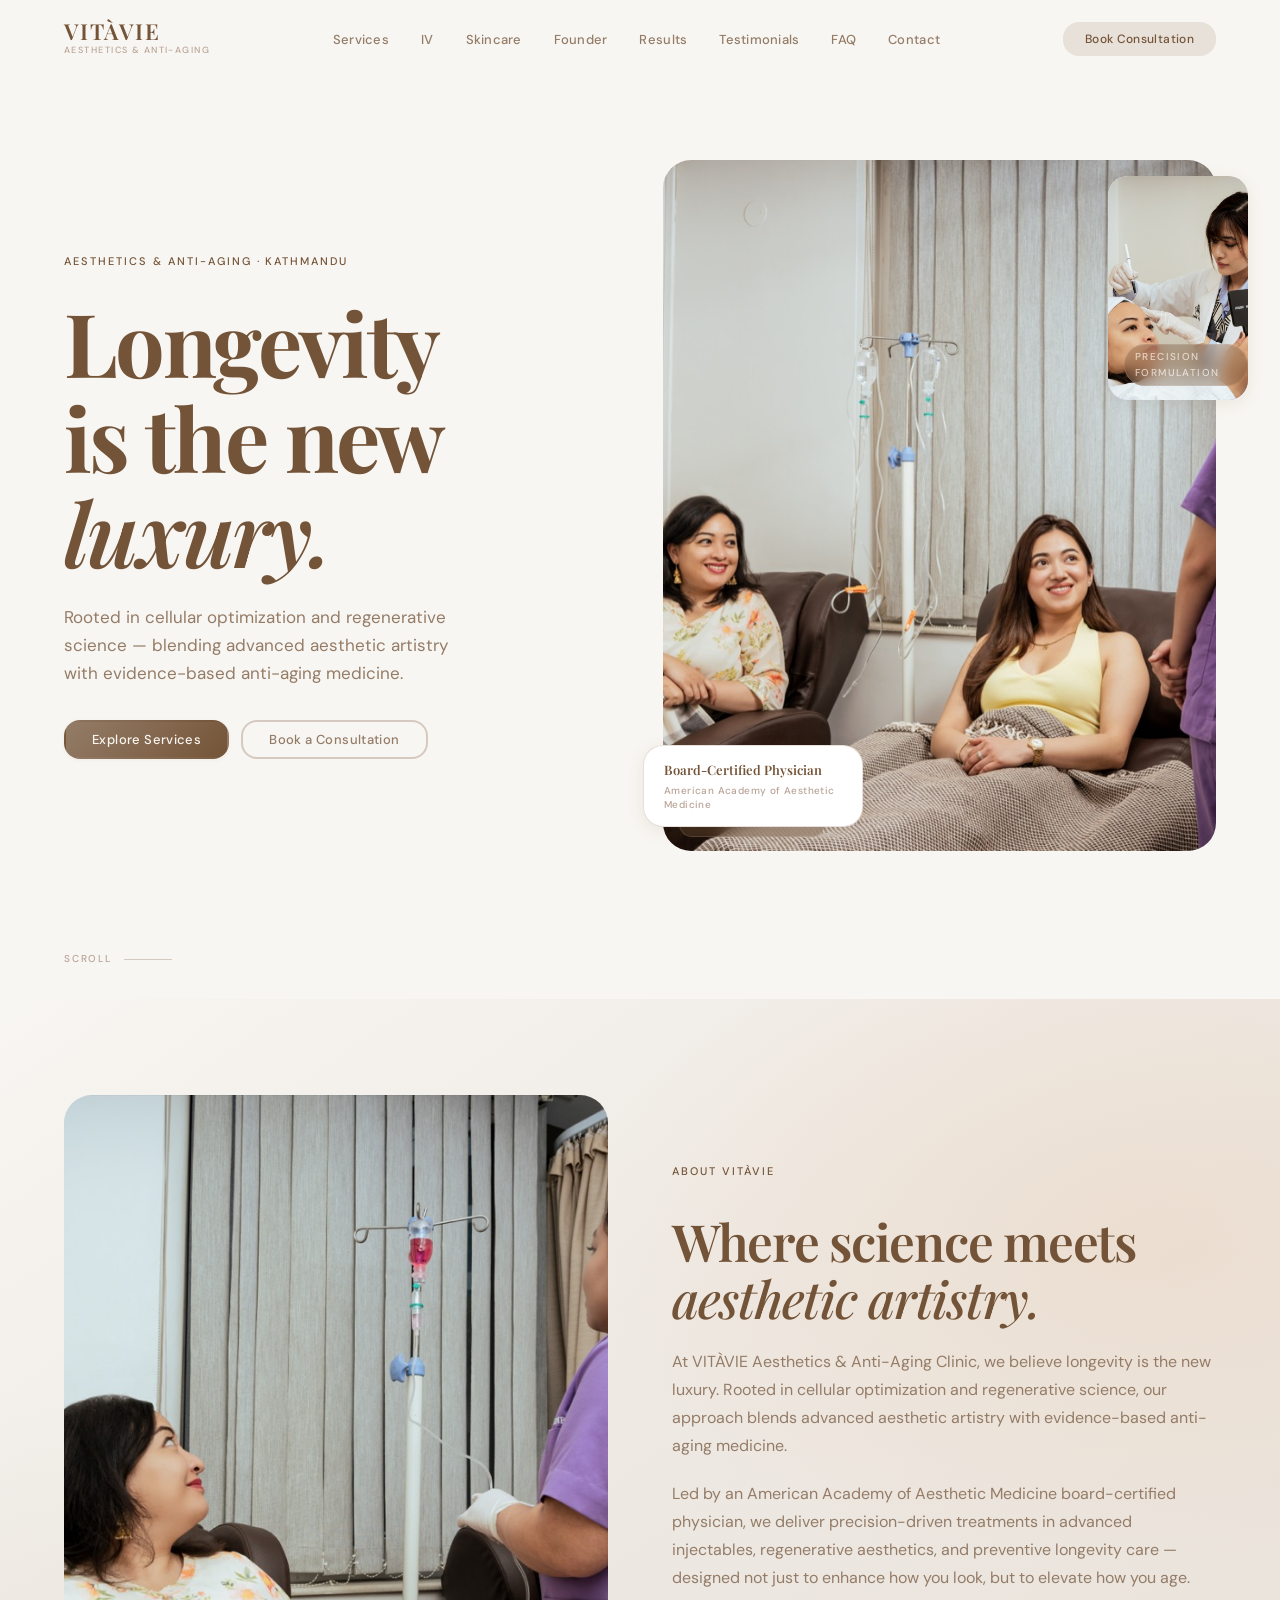
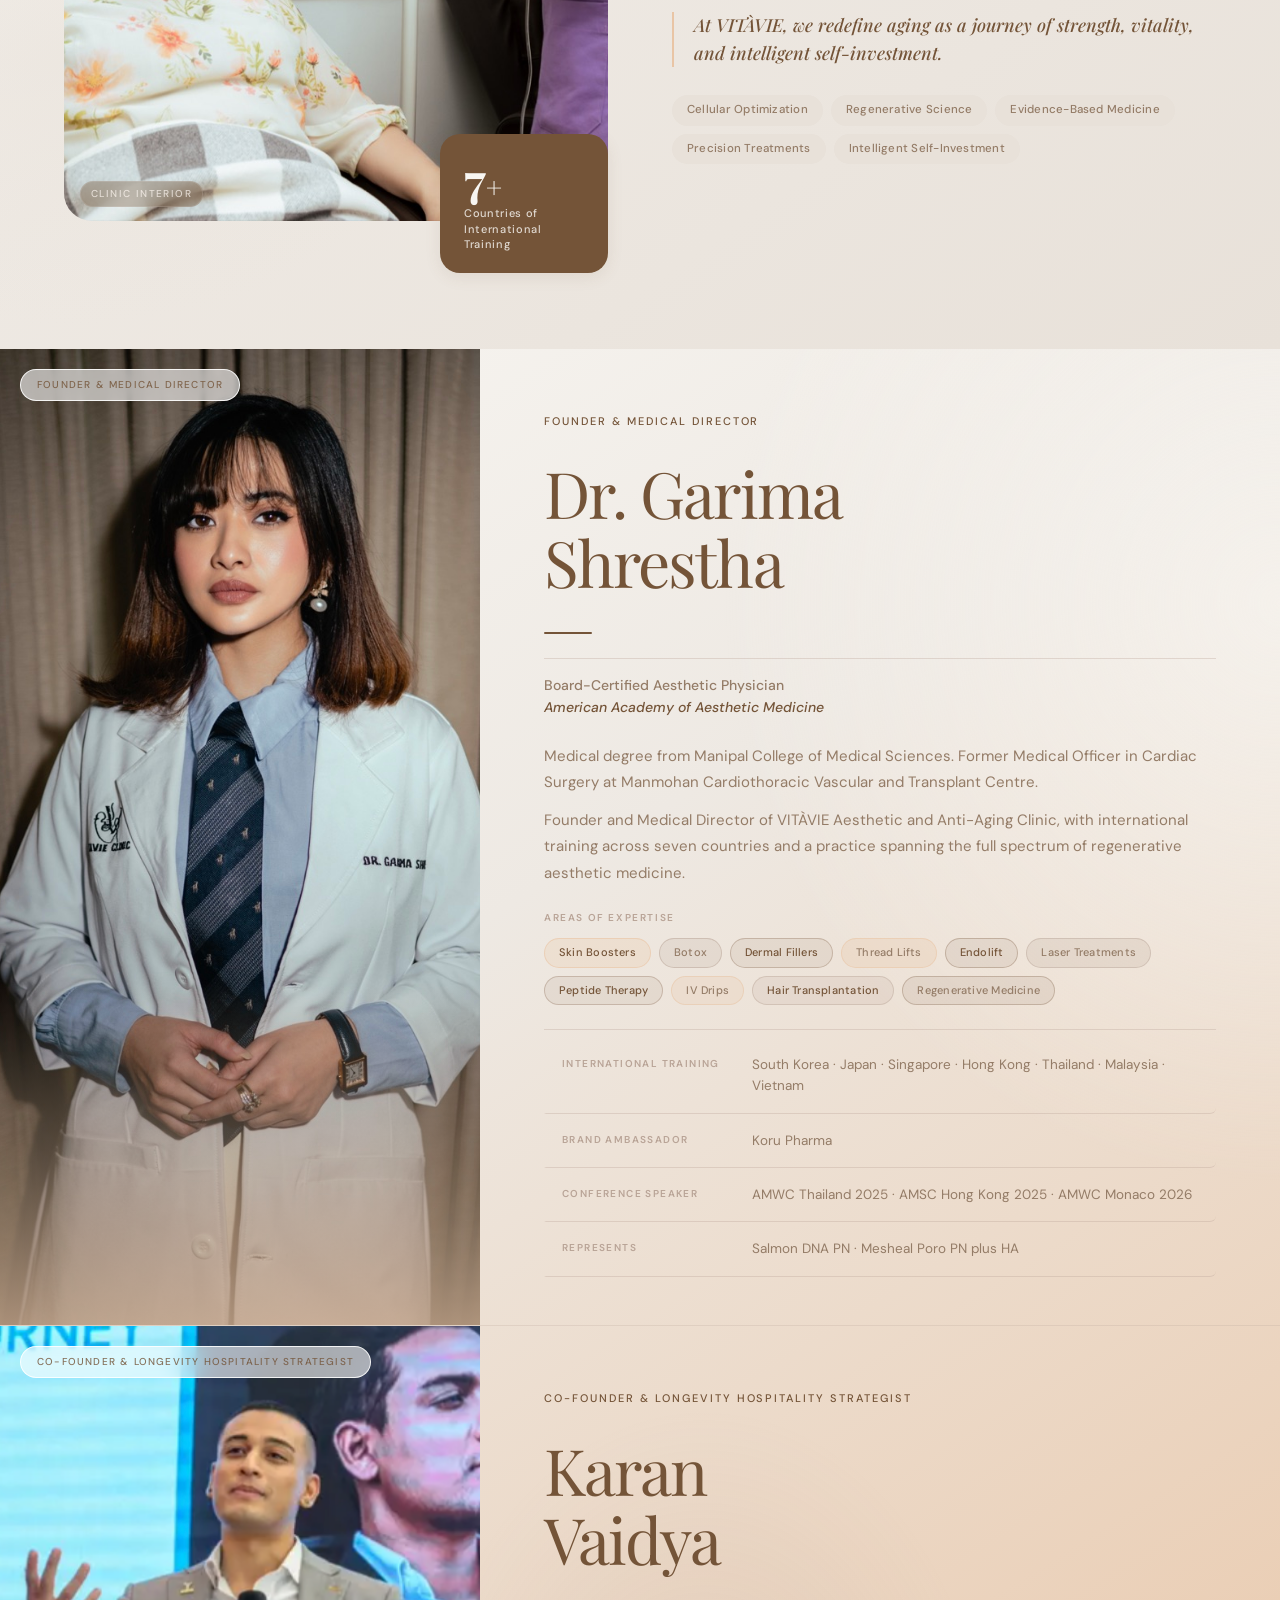
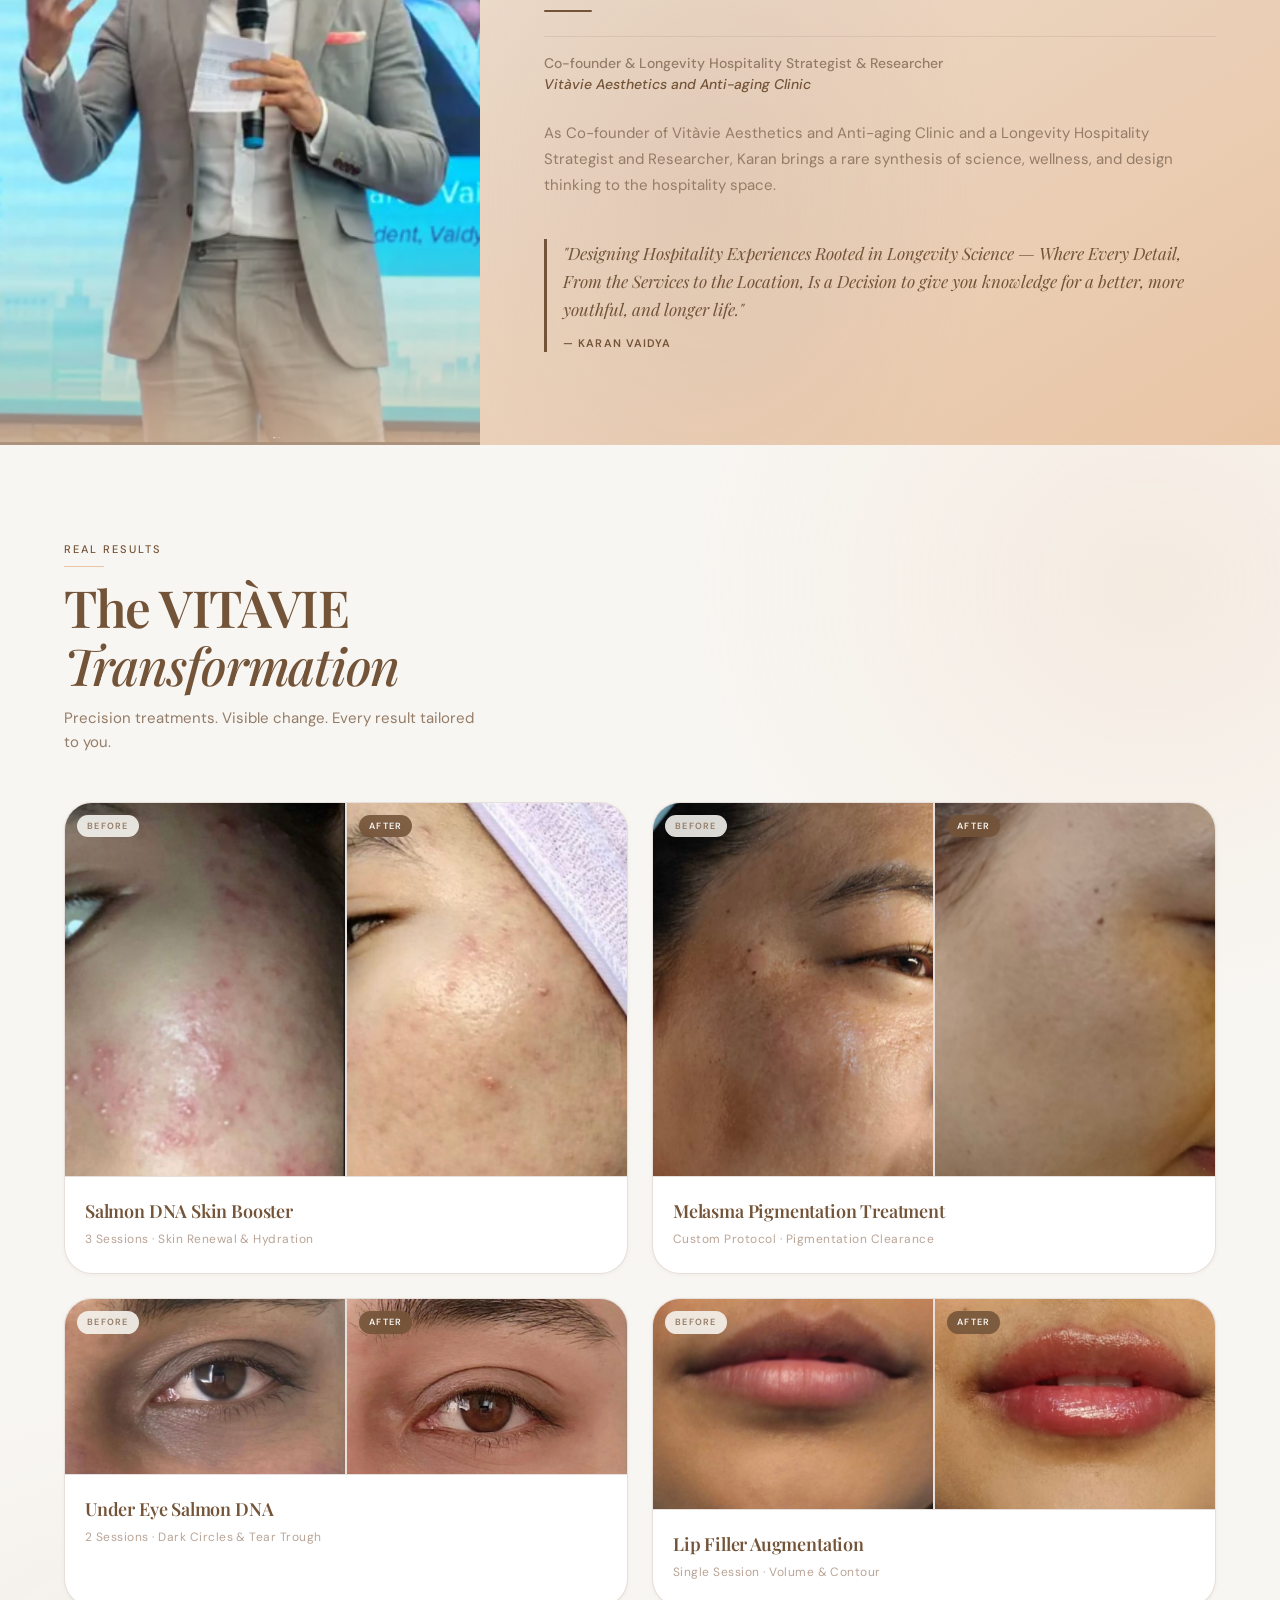
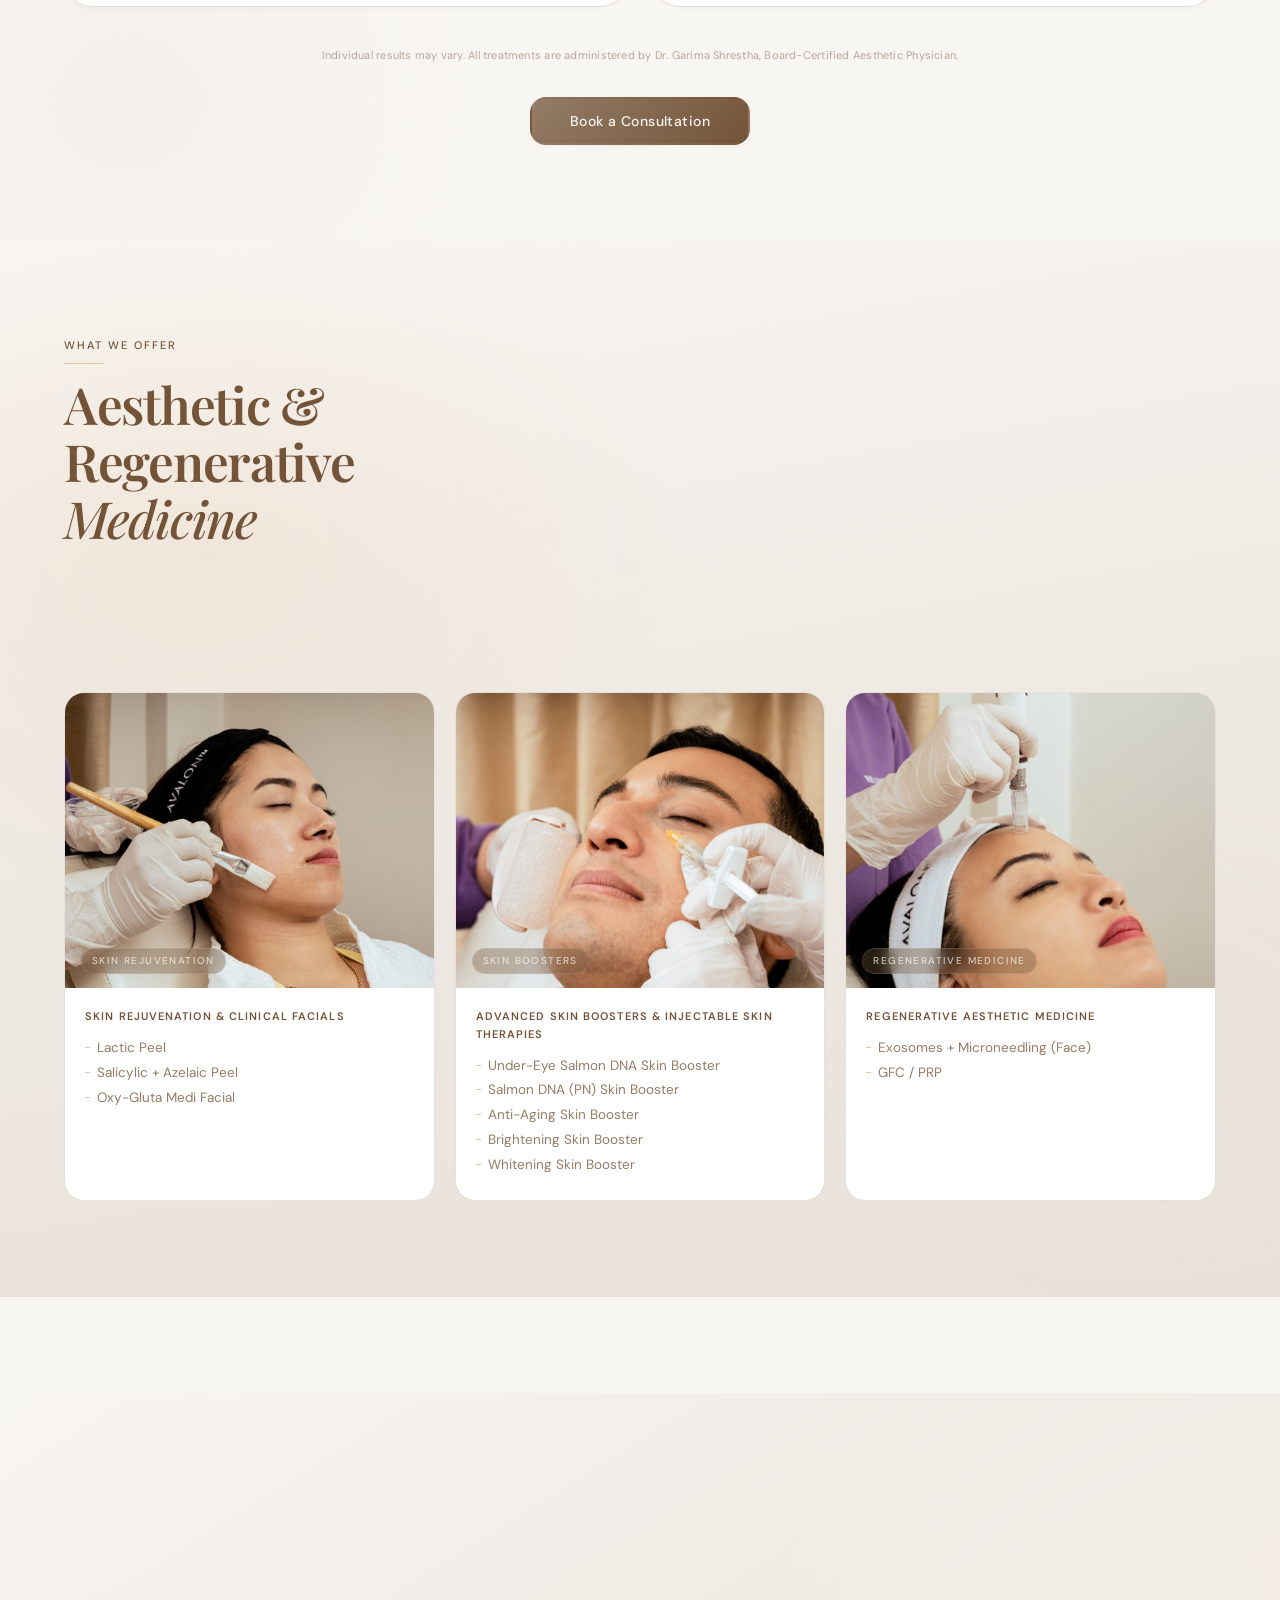
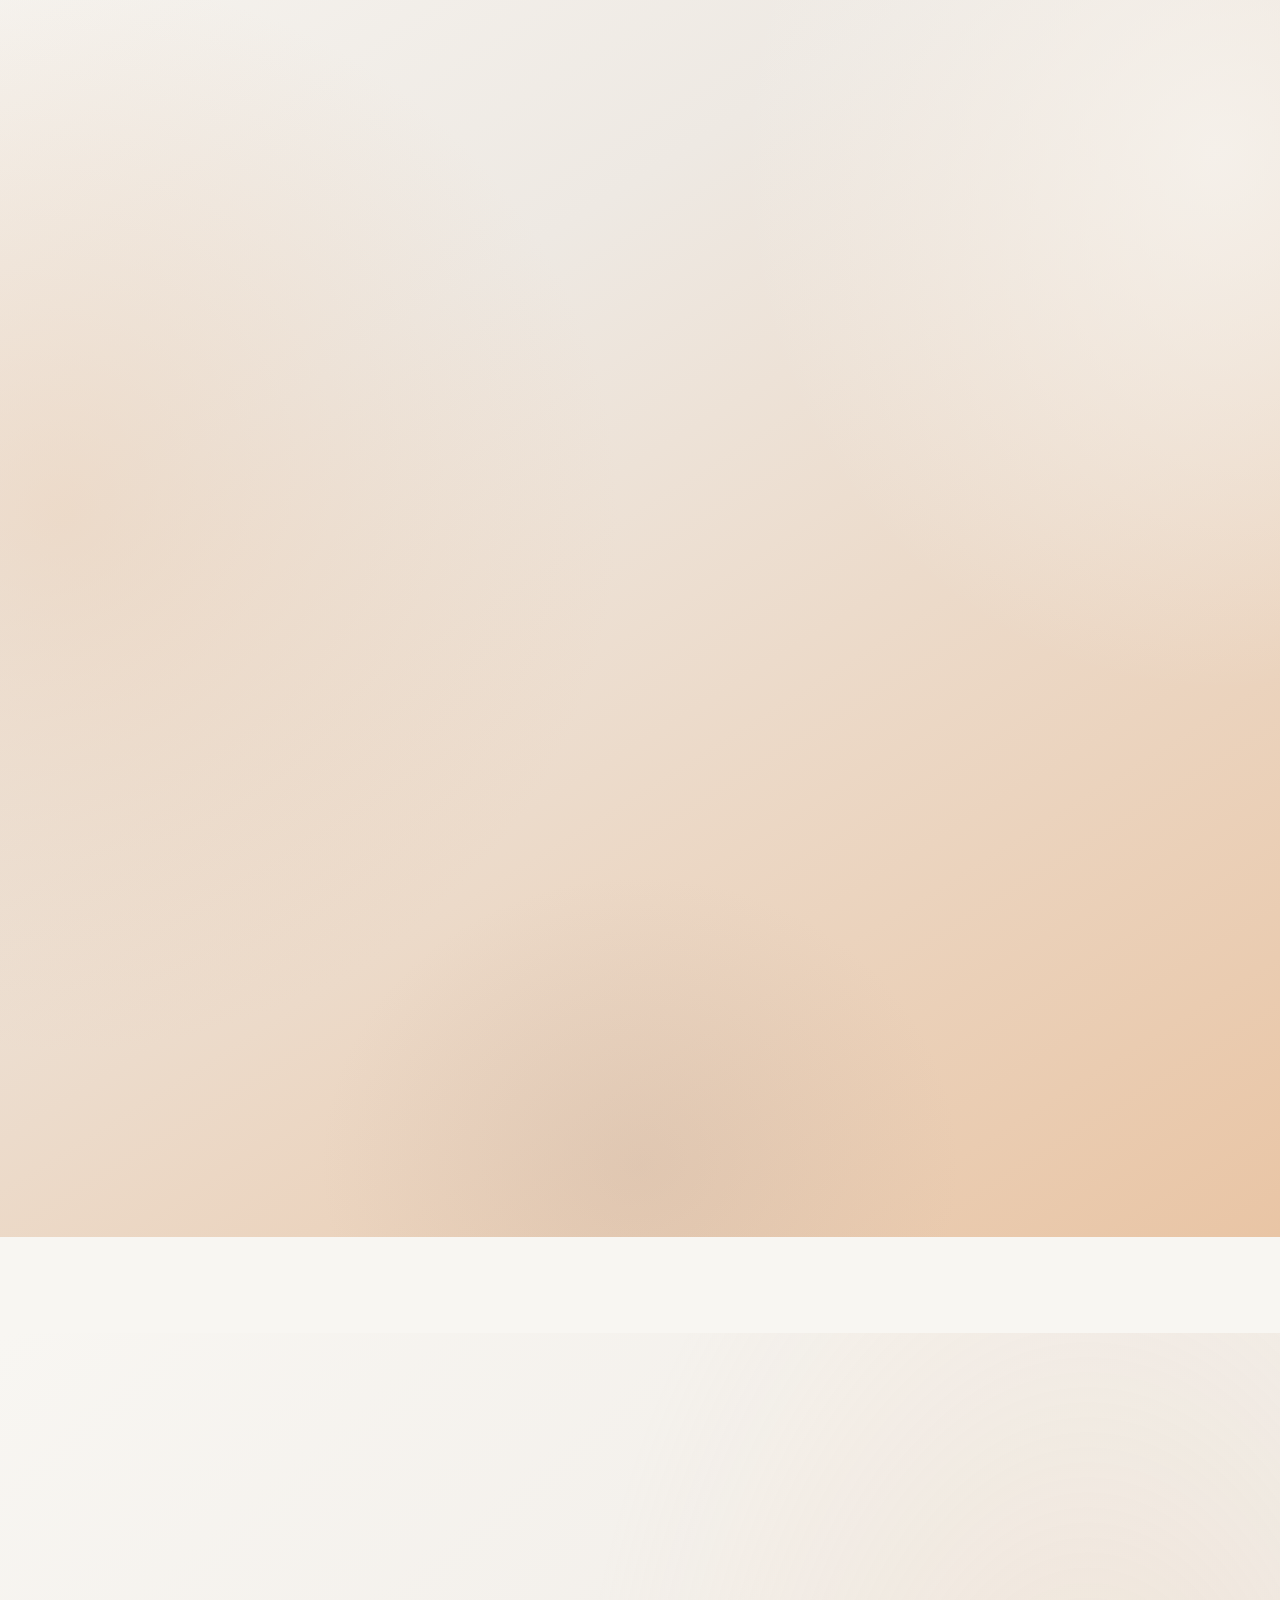
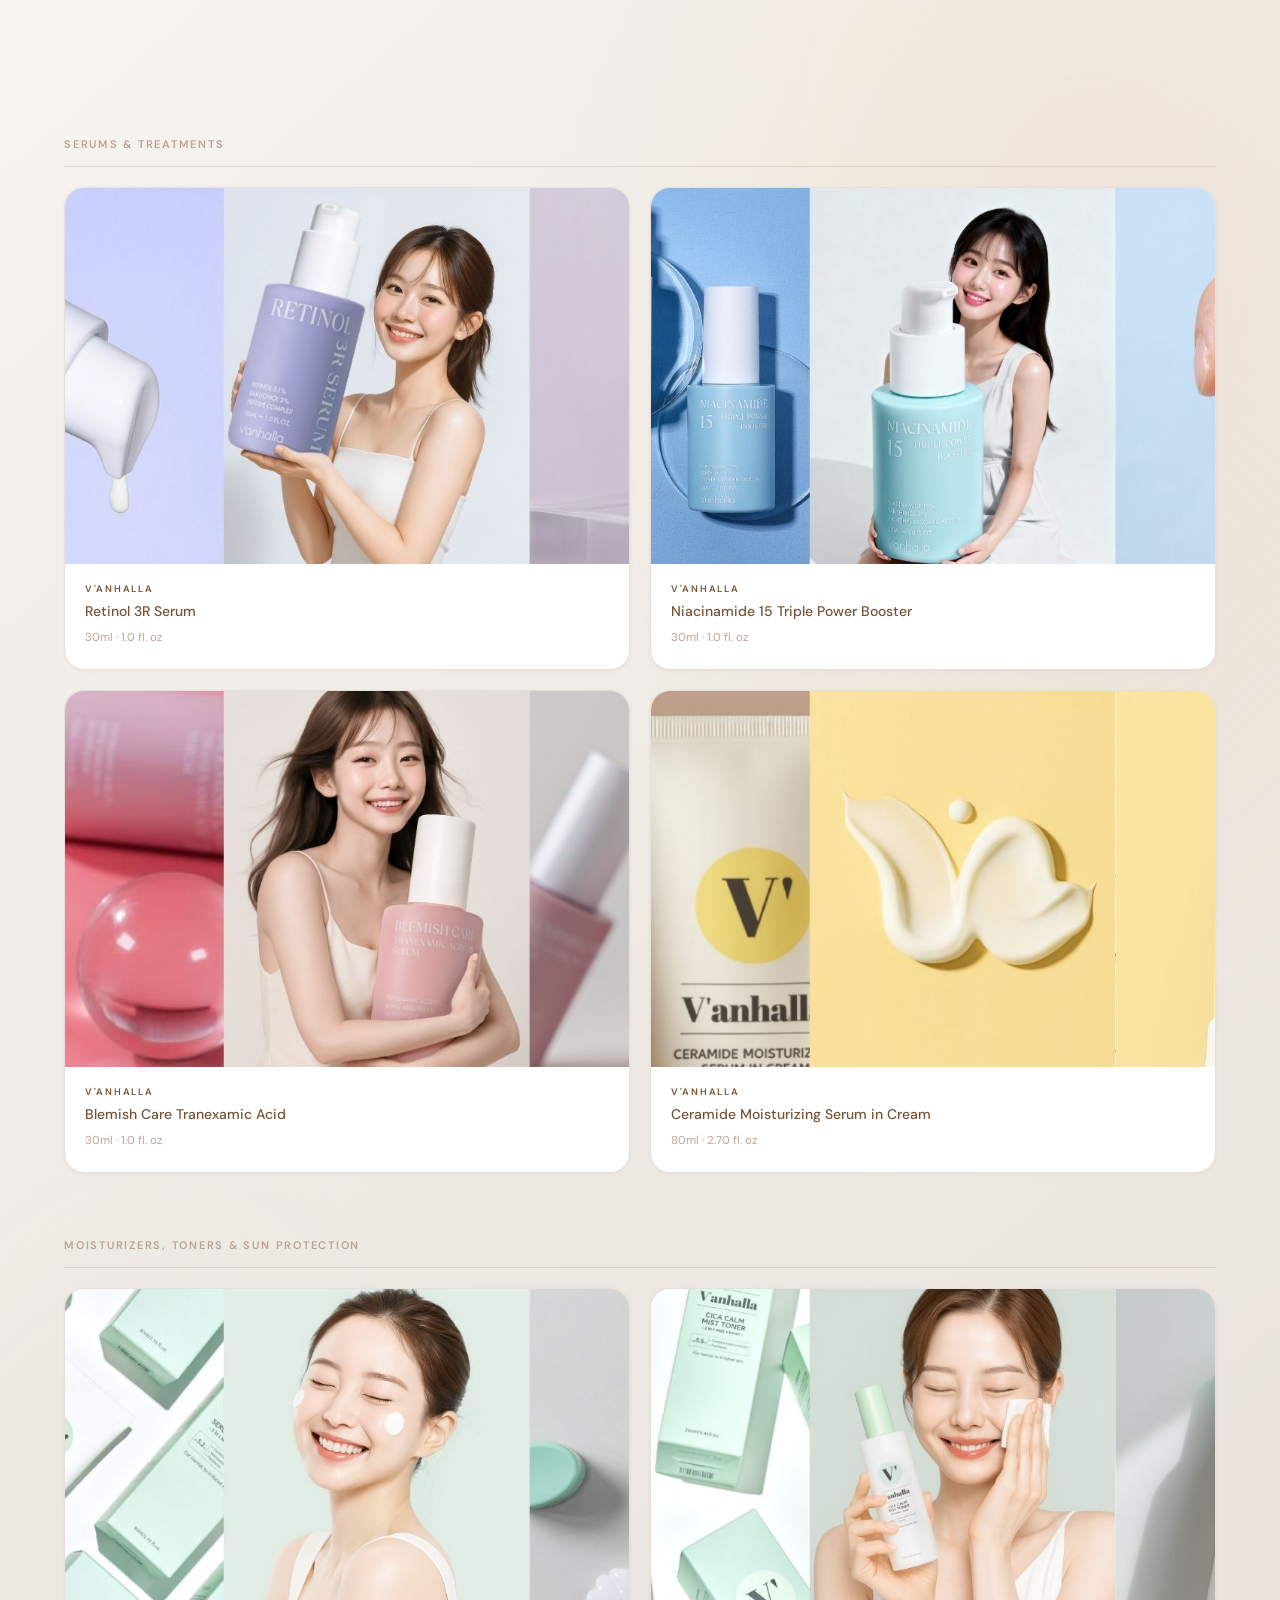
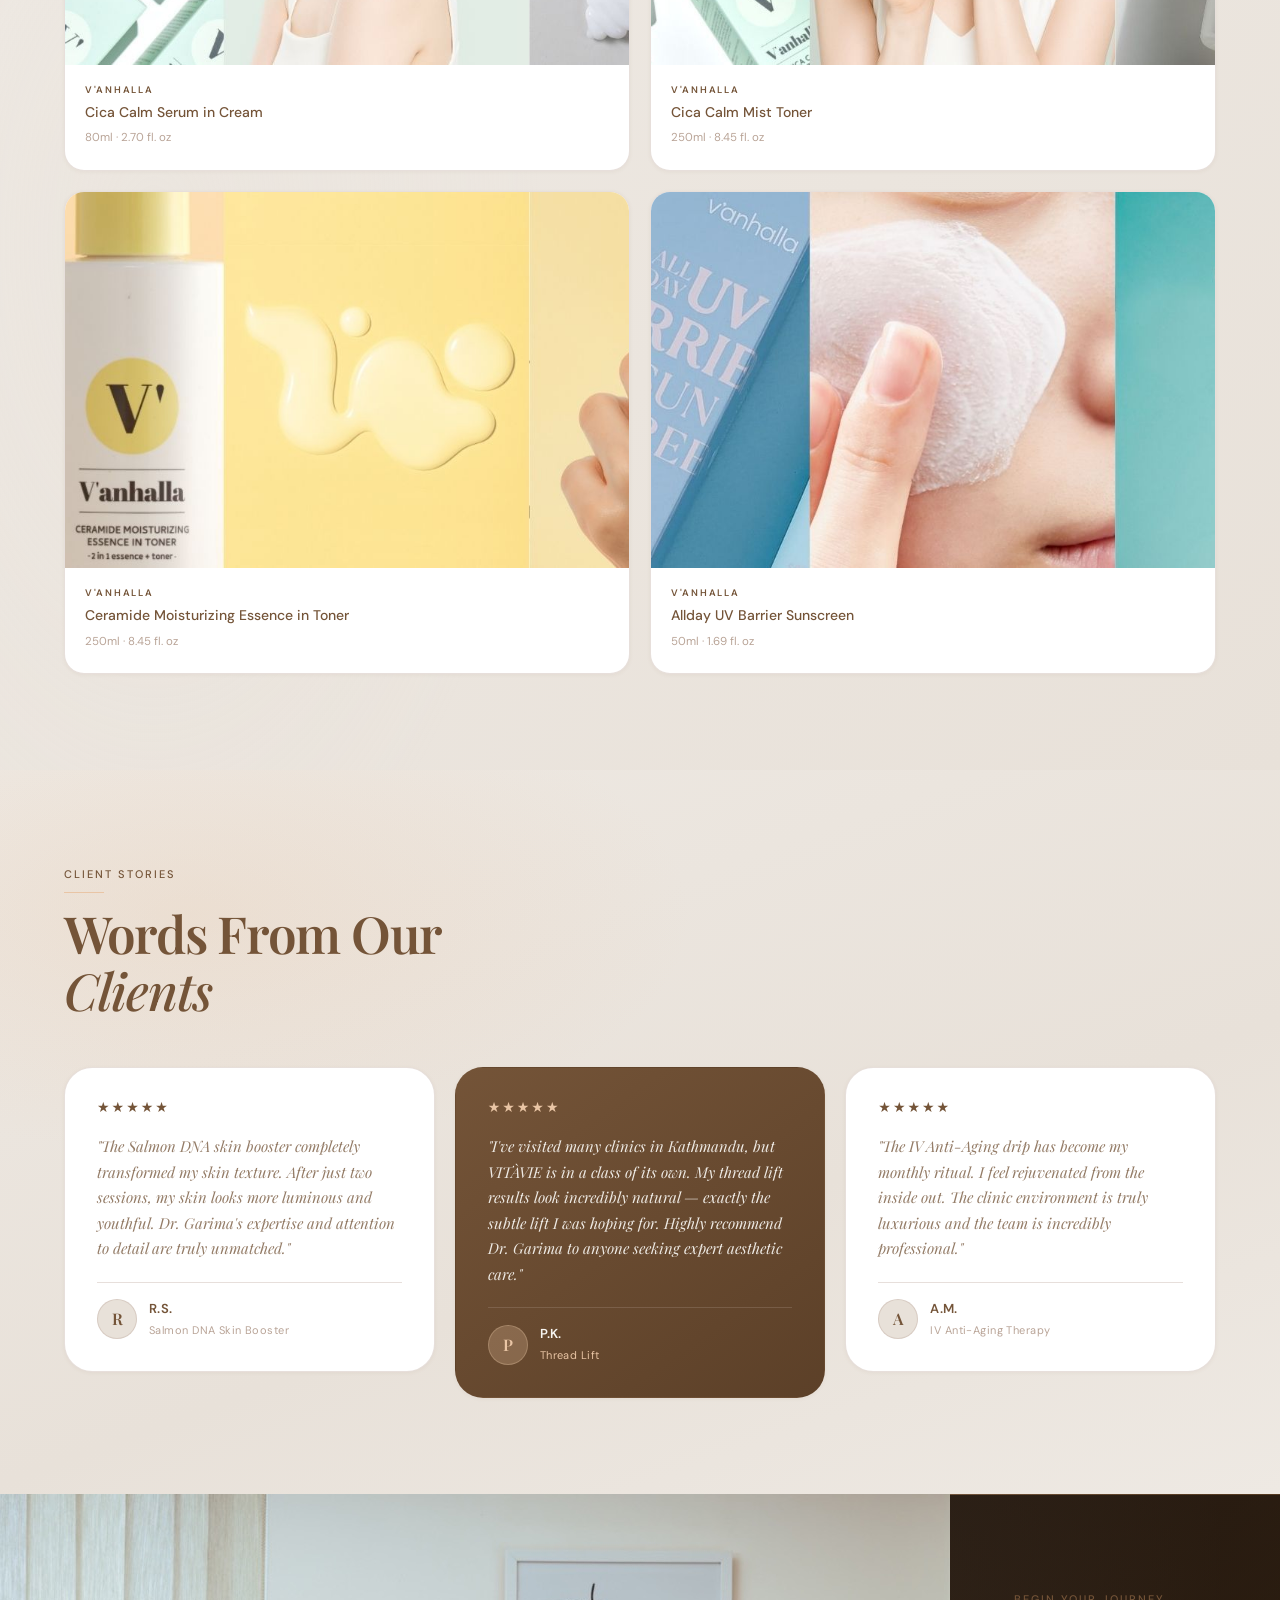
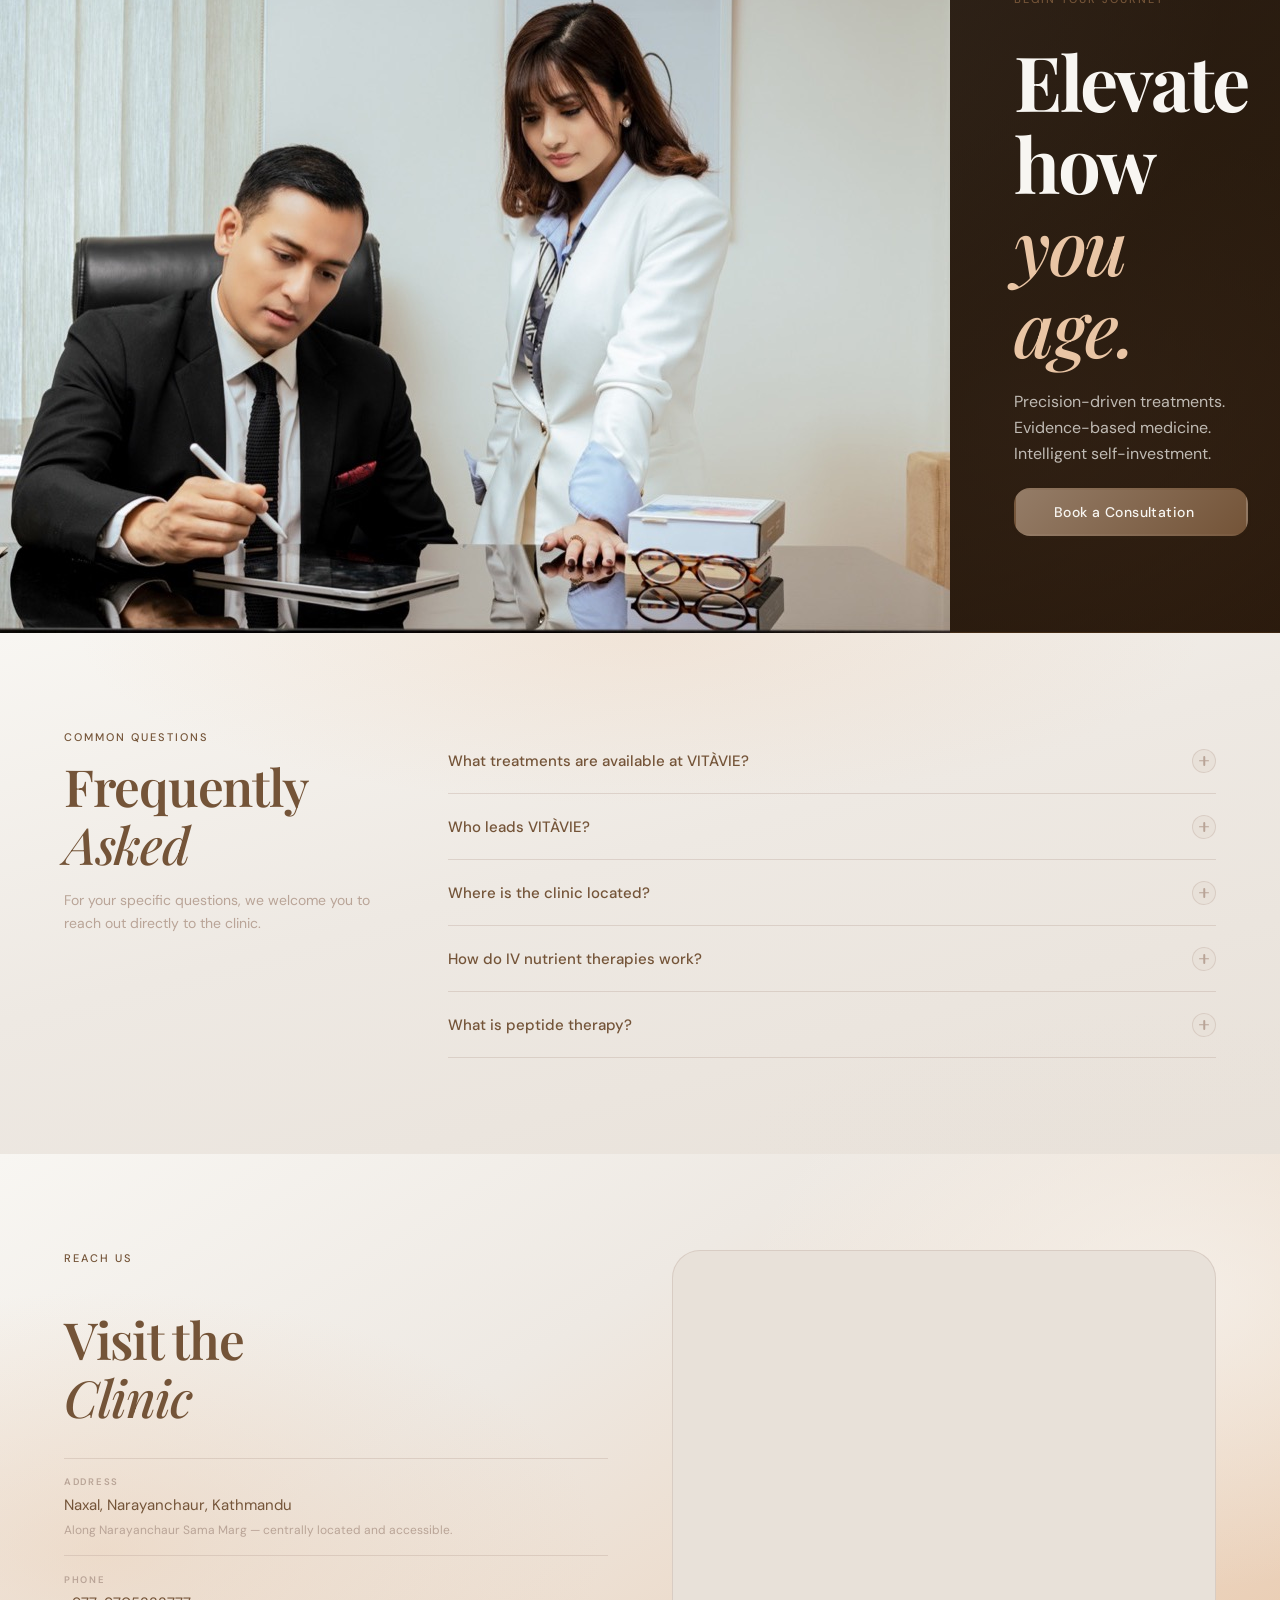
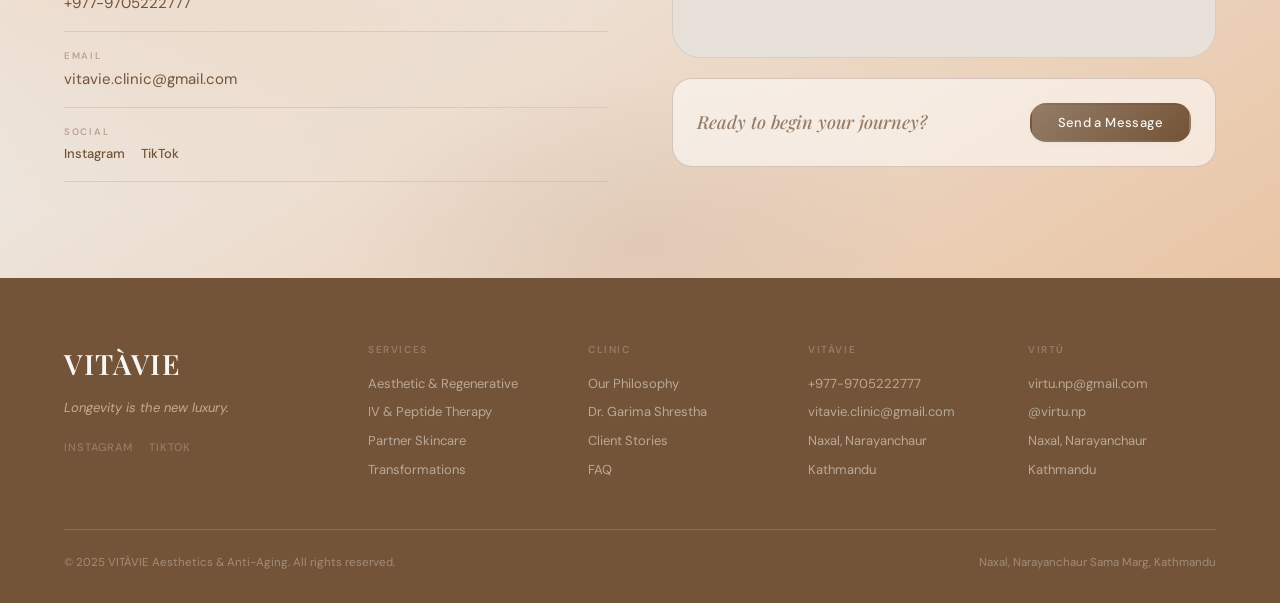
<file: Vitavie/index.html>
<!DOCTYPE html>
<html lang="en">
<head>
  <meta charset="UTF-8">
  <meta name="viewport" content="width=device-width, initial-scale=1.0">
  <link rel="canonical" href="https://vitavieclinic.com.np/">
  <title>VITÀVIE — Aesthetics & Anti-Aging</title>
  <meta name="description" content="VITÀVIE Aesthetics & Anti-Aging Clinic. Longevity is the new luxury. Advanced aesthetic artistry with evidence-based anti-aging medicine. Naxal, Kathmandu.">
  <meta name="theme-color" content="#FDFCF5">

  <!-- Playfair Display (serif headlines) + DM Sans (Gordita fallback for UI) -->
  <link rel="preconnect" href="https://fonts.googleapis.com">
  <link rel="preconnect" href="https://fonts.gstatic.com" crossorigin>
  <link href="https://fonts.googleapis.com/css2?family=Playfair+Display:ital,wght@0,400;0,500;0,600;0,700;1,400;1,500;1,600&family=DM+Sans:ital,opsz,wght@0,9..40,300;0,9..40,400;0,9..40,500;0,9..40,600;1,9..40,400&display=swap" rel="stylesheet">

  <link rel="stylesheet" href="css/styles.css">
</head>
<body>

  <!-- ─── NAVIGATION ─────────────────────────────────────── -->
  <nav class="navbar" id="navbar">
    <div class="nav-inner">
      <a href="#hero" class="nav-logo">
        <span class="nav-logo__mark">VITÀVIE</span>
        <span class="nav-logo__sub">Aesthetics &amp; Anti-Aging</span>
      </a>

      <ul class="nav-links" role="list">
        <li><a href="#services"     class="nav-link">Services</a></li>
        <li><a href="#wellness"     class="nav-link">IV</a></li>
        <li><a href="#skincare"     class="nav-link">Skincare</a></li>
        <li><a href="#founder"      class="nav-link">Founder</a></li>
        <li><a href="#transformation" class="nav-link">Results</a></li>
        <li><a href="#testimonials" class="nav-link">Testimonials</a></li>
        <li><a href="#faq"          class="nav-link">FAQ</a></li>
        <li><a href="#contact"      class="nav-link">Contact</a></li>
      </ul>

      <div class="nav-actions">
        <a href="https://wa.me/9779705222777" target="_blank" rel="noopener noreferrer" class="btn btn--outline">Book Consultation</a>
        <button class="hamburger" id="hamburger" aria-label="Toggle mobile menu" aria-expanded="false">
          <span></span><span></span><span></span>
        </button>
      </div>
    </div>

    <div class="mobile-menu" id="mobileMenu" aria-hidden="true">
      <ul class="mobile-nav-links" role="list">
        <li><a href="#services"     class="mobile-nav-link">Services</a></li>
        <li><a href="#wellness"     class="mobile-nav-link">IV</a></li>
        <li><a href="#skincare"     class="mobile-nav-link">Skincare</a></li>
        <li><a href="#founder"      class="mobile-nav-link">Founder</a></li>
        <li><a href="#transformation" class="mobile-nav-link">Results</a></li>
        <li><a href="#testimonials" class="mobile-nav-link">Testimonials</a></li>
        <li><a href="#faq"          class="mobile-nav-link">FAQ</a></li>
        <li><a href="#contact"      class="mobile-nav-link">Contact</a></li>
        <li><a href="https://wa.me/9779705222777" target="_blank" rel="noopener noreferrer" class="mobile-nav-link mobile-nav-cta">Book Consultation</a></li>
      </ul>
    </div>
  </nav>


  <main>

    <!-- ─── HERO ───────────────────────────────────────────── -->
    <section class="hero" id="hero">
      <div class="hero__layout">

        <div class="hero__text">
          <p class="eyebrow hero__eyebrow">Aesthetics &amp; Anti-Aging · Kathmandu</p>
          <h1 class="hero__headline">
            Longevity<br>
            is the new<br>
            <em>luxury.</em>
          </h1>
          <p class="hero__body">
            Rooted in cellular optimization and regenerative science — blending advanced aesthetic artistry with evidence-based anti-aging medicine.
          </p>
          <div class="hero__actions">
            <a href="#services" class="btn btn--primary">Explore Services</a>
            <a href="https://wa.me/9779705222777" target="_blank" rel="noopener noreferrer" class="btn btn--ghost">Book a Consultation</a>
          </div>
        </div>

        <div class="hero__visual">
          <div class="hero__image-frame">
            <div class="ph ph--hero" aria-label="Clinic atmosphere — editorial portrait composition">
              <img src="Assets/IMG_0759.jpg" alt="Clinic Atmosphere" loading="lazy">
              <span class="ph__label">Clinic Atmosphere</span>
            </div>
            <div class="hero__credential-tag">
              <span class="hero__credential-line">Board-Certified Physician</span>
              <span class="hero__credential-sub">American Academy of Aesthetic Medicine</span>
            </div>
          </div>
          <div class="hero__accent-image">
            <div class="ph ph--serum" aria-label="Serum product editorial composition">
              <img src="Assets/IMG_0925.jpg" alt="Precision Formulation" loading="lazy">
              <span class="ph__label">Precision Formulation</span>
            </div>
          </div>
        </div>

      </div>

      <div class="hero__scroll-cue" aria-hidden="true">
        <span class="hero__scroll-label">Scroll</span>
        <div class="hero__scroll-bar"></div>
      </div>
    </section>


    <!-- ─── ABOUT ──────────────────────────────────────────── -->
    <section class="about" id="about">
      <div class="container">
        <div class="about__grid">

          <div class="about__media" data-reveal>
            <div class="ph ph--interior about__image" aria-label="VITÀVIE clinic interior — illuminated sign, curated product display">
              <img src="Assets/IMG_0798.jpg" alt="Clinic Interior" loading="lazy">
              <span class="ph__label">Clinic Interior</span>
            </div>
            <div class="about__stat">
              <p class="about__stat-number">7<span>+</span></p>
              <p class="about__stat-label">Countries of International Training</p>
            </div>
          </div>

          <div class="about__content" data-reveal data-reveal-delay="100">
            <p class="eyebrow">About VITÀVIE</p>
            <h2 class="section-title">Where science meets<br><em>aesthetic artistry.</em></h2>
            <p class="about__body">
              At VITÀVIE Aesthetics &amp; Anti-Aging Clinic, we believe longevity is the new luxury. Rooted in cellular optimization and regenerative science, our approach blends advanced aesthetic artistry with evidence-based anti-aging medicine.
            </p>
            <p class="about__body">
              Led by an American Academy of Aesthetic Medicine board-certified physician, we deliver precision-driven treatments in advanced injectables, regenerative aesthetics, and preventive longevity care — designed not just to enhance how you look, but to elevate how you age.
            </p>
            <p class="about__philosophy">
              At VITÀVIE, we redefine aging as a journey of strength, vitality, and intelligent self-investment.
            </p>
            <div class="about__pillars">
              <span class="pillar">Cellular Optimization</span>
              <span class="pillar">Regenerative Science</span>
              <span class="pillar">Evidence-Based Medicine</span>
              <span class="pillar">Precision Treatments</span>
              <span class="pillar">Intelligent Self-Investment</span>
            </div>
          </div>

        </div>
      </div>
    </section>


    <!-- ─── FOUNDER ────────────────────────────────────────── -->
    <section class="founder" id="founder">
      <div class="founder__inner">
        <div class="founder__grid">

          <!-- Photo — cinematic full-height bleed, no container padding -->
          <div class="founder__media" data-reveal>
            <img
              class="founder__portrait"
              src="Assets/IMG_9586.JPG"
              alt="Dr. Garima Shrestha — Board-Certified Aesthetic Physician"
              loading="lazy"
            >
            <div class="founder__media-tag">Founder &amp; Medical Director</div>
          </div>

          <!-- Content — light text on dark editorial surface -->
          <div class="founder__content" data-reveal data-reveal-delay="100">
            <p class="eyebrow">Founder &amp; Medical Director</p>
            <h2 class="founder__name">Dr. Garima<br>Shrestha</h2>
            <div class="founder__name-rule"></div>

            <p class="founder__credential">
              Board-Certified Aesthetic Physician<br>
              <em>American Academy of Aesthetic Medicine</em>
            </p>

            <div class="founder__bio">
              <p>Medical degree from Manipal College of Medical Sciences. Former Medical Officer in Cardiac Surgery at Manmohan Cardiothoracic Vascular and Transplant Centre.</p>
              <p>Founder and Medical Director of VITÀVIE Aesthetic and Anti-Aging Clinic, with international training across seven countries and a practice spanning the full spectrum of regenerative aesthetic medicine.</p>
            </div>

            <div class="founder__expertise-block">
              <p class="founder__block-label">Areas of Expertise</p>
              <div class="chip-cluster">
                <span class="chip">Skin Boosters</span>
                <span class="chip">Botox</span>
                <span class="chip">Dermal Fillers</span>
                <span class="chip">Thread Lifts</span>
                <span class="chip">Endolift</span>
                <span class="chip">Laser Treatments</span>
                <span class="chip">Peptide Therapy</span>
                <span class="chip">IV Drips</span>
                <span class="chip">Hair Transplantation</span>
                <span class="chip">Regenerative Medicine</span>
              </div>
            </div>

            <div class="founder__credentials-list">
              <div class="cred-row">
                <span class="cred-row__label">International Training</span>
                <span class="cred-row__value">South Korea · Japan · Singapore · Hong Kong · Thailand · Malaysia · Vietnam</span>
              </div>
              <div class="cred-row">
                <span class="cred-row__label">Brand Ambassador</span>
                <span class="cred-row__value">Koru Pharma</span>
              </div>
              <div class="cred-row">
                <span class="cred-row__label">Conference Speaker</span>
                <span class="cred-row__value">AMWC Thailand 2025 · AMSC Hong Kong 2025 · AMWC Monaco 2026</span>
              </div>
              <div class="cred-row">
                <span class="cred-row__label">Represents</span>
                <span class="cred-row__value">Salmon DNA PN · Mesheal Poro PN plus HA</span>
              </div>
            </div>
          </div>

        </div>

        <!-- Co-founder Grid -->
        <div class="founder__grid">

          <!-- Photo — cinematic full-height bleed, no container padding -->
          <div class="founder__media" data-reveal>
            <img
              class="founder__portrait"
              src="Assets/karan.png"
              alt="Karan Vaidya — Co-founder &amp; Longevity Hospitality Strategist"
              loading="lazy"
            >
            <div class="founder__media-tag">Co-founder &amp; Longevity Hospitality Strategist</div>
          </div>

          <!-- Content — light text on dark editorial surface -->
          <div class="founder__content" data-reveal data-reveal-delay="100">
            <p class="eyebrow">Co-founder &amp; Longevity Hospitality Strategist</p>
            <h2 class="founder__name">Karan<br>Vaidya</h2>
            <div class="founder__name-rule"></div>

            <p class="founder__credential">
              Co-founder &amp; Longevity Hospitality Strategist &amp; Researcher<br>
              <em>Vitàvie Aesthetics and Anti-aging Clinic</em>
            </p>

            <div class="founder__bio">
              <p>As Co-founder of Vitàvie Aesthetics and Anti-aging Clinic and a Longevity Hospitality Strategist and Researcher, Karan brings a rare synthesis of science, wellness, and design thinking to the hospitality space.</p>
            </div>

            <blockquote class="founder__quote">
              <p>"Designing Hospitality Experiences Rooted in Longevity Science — Where Every Detail, From the Services to the Location, Is a Decision to give you knowledge for a better, more youthful, and longer life."</p>
              <cite>— Karan Vaidya</cite>
            </blockquote>
          </div>

        </div>
      </div>
    </section>


    <!-- ─── TRANSFORMATION ───────────────────────────────────── -->
    <section class="transformation" id="transformation">
      <div class="container">
        <div class="section-header" data-reveal>
          <p class="eyebrow">Real Results</p>
          <h2 class="section-title">The VITÀVIE<br><em>Transformation</em></h2>
          <p class="transformation__intro">Precision treatments. Visible change. Every result tailored to you.</p>
        </div>

        <div class="transformation-grid" data-stagger>

          <!-- 1. Salmon DNA Skin Booster -->
          <div class="transformation-card transformation-card--portrait" data-reveal>
            <div class="transformation-card__images">
              <div class="transformation-card__before">
                <span class="transformation-card__label">Before</span>
                <div class="ph ph--transform-salmon" aria-label="Before — Salmon DNA Skin Booster">
                  <img src="../assets/before&amp;after/before/Salmon%20DNA.PNG" alt="Before Salmon DNA Skin Booster" loading="lazy">
                </div>
              </div>
              <div class="transformation-card__after">
                <span class="transformation-card__label transformation-card__label--after">After</span>
                <div class="ph ph--transform-salmon-after" aria-label="After — Salmon DNA Skin Booster">
                  <img src="../assets/before&amp;after/after/Salmon%20DNA.PNG" alt="After Salmon DNA Skin Booster" loading="lazy">
                </div>
              </div>
            </div>
            <div class="transformation-card__info">
              <h3 class="transformation-card__treatment">Salmon DNA Skin Booster</h3>
              <p class="transformation-card__sessions">3 Sessions · Skin Renewal &amp; Hydration</p>
            </div>
          </div>

          <!-- 2. Melasma Treatment -->
          <div class="transformation-card transformation-card--portrait" data-reveal data-reveal-delay="80">
            <div class="transformation-card__images">
              <div class="transformation-card__before">
                <span class="transformation-card__label">Before</span>
                <div class="ph ph--transform-melasma" aria-label="Before — Melasma Treatment">
                  <img src="../assets/before&amp;after/before/melasma.JPG" alt="Before Melasma Treatment" loading="lazy">
                </div>
              </div>
              <div class="transformation-card__after">
                <span class="transformation-card__label transformation-card__label--after">After</span>
                <div class="ph ph--transform-melasma-after" aria-label="After — Melasma Treatment">
                  <img src="../assets/before&amp;after/after/melasma.JPG" alt="After Melasma Treatment" loading="lazy">
                </div>
              </div>
            </div>
            <div class="transformation-card__info">
              <h3 class="transformation-card__treatment">Melasma Pigmentation Treatment</h3>
              <p class="transformation-card__sessions">Custom Protocol · Pigmentation Clearance</p>
            </div>
          </div>

          <!-- 3. Under Eye Salmon DNA -->
          <div class="transformation-card transformation-card--landscape-wide" data-reveal data-reveal-delay="160">
            <div class="transformation-card__images">
              <div class="transformation-card__before">
                <span class="transformation-card__label">Before</span>
                <div class="ph ph--transform-undereye" aria-label="Before — Under Eye Salmon DNA">
                  <img src="../assets/before&amp;after/before/Under%20eye%20salmon%20DNA.PNG" alt="Before Under Eye Salmon DNA" loading="lazy">
                </div>
              </div>
              <div class="transformation-card__after">
                <span class="transformation-card__label transformation-card__label--after">After</span>
                <div class="ph ph--transform-undereye-after" aria-label="After — Under Eye Salmon DNA">
                  <img src="../assets/before&amp;after/after/Under%20eye%20salmon%20DNA.PNG" alt="After Under Eye Salmon DNA" loading="lazy">
                </div>
              </div>
            </div>
            <div class="transformation-card__info">
              <h3 class="transformation-card__treatment">Under Eye Salmon DNA</h3>
              <p class="transformation-card__sessions">2 Sessions · Dark Circles &amp; Tear Trough</p>
            </div>
          </div>

          <!-- 4. Lip Filler -->
          <div class="transformation-card transformation-card--landscape" data-reveal data-reveal-delay="240">
            <div class="transformation-card__images">
              <div class="transformation-card__before">
                <span class="transformation-card__label">Before</span>
                <div class="ph ph--transform-lip" aria-label="Before — Lip Filler Augmentation">
                  <img src="../assets/before&amp;after/before/lip%20filler.JPG" alt="Before Lip Filler Augmentation" loading="lazy">
                </div>
              </div>
              <div class="transformation-card__after">
                <span class="transformation-card__label transformation-card__label--after">After</span>
                <div class="ph ph--transform-lip-after" aria-label="After — Lip Filler Augmentation">
                  <img src="../assets/before&amp;after/after/Lip%20filler.JPG" alt="After Lip Filler Augmentation" loading="lazy">
                </div>
              </div>
            </div>
            <div class="transformation-card__info">
              <h3 class="transformation-card__treatment">Lip Filler Augmentation</h3>
              <p class="transformation-card__sessions">Single Session · Volume &amp; Contour</p>
            </div>
          </div>

        </div>

        <p class="transformation__disclaimer" data-reveal>Individual results may vary. All treatments are administered by Dr. Garima Shrestha, Board-Certified Aesthetic Physician.</p>

        <div class="transformation__cta" data-reveal>
          <a href="https://wa.me/9779705222777" target="_blank" rel="noopener noreferrer" class="btn btn--primary btn--large">Book a Consultation</a>
        </div>
      </div>
    </section>


    <!-- ─── SERVICES ───────────────────────────────────────── -->
    <section class="services" id="services">
      <div class="container">
        <div class="section-header" data-reveal>
          <p class="eyebrow">What We Offer</p>
          <h2 class="section-title">Aesthetic &amp; Regenerative<br><em>Medicine</em></h2>
        </div>

        <div class="tab-nav" role="tablist" aria-label="Service categories" data-reveal>
          <button class="tab-btn tab-btn--active" role="tab" aria-selected="true"  data-tab="svc-skin">Skin &amp; Rejuvenation</button>
          <button class="tab-btn"                 role="tab" aria-selected="false" data-tab="svc-lifting">Lifting &amp; Injectables</button>
          <button class="tab-btn"                 role="tab" aria-selected="false" data-tab="svc-body">Body, Hair &amp; Laser</button>
        </div>

        <!-- Skin & Rejuvenation -->
        <div class="tab-panel tab-panel--active" id="svc-skin" role="tabpanel">
          <div class="services-grid">
            <div class="svc-card">
              <div class="svc-card__image ph ph--blush" aria-label="Skin rejuvenation treatment"><img src="Assets/IMG_1043.jpg" alt="Skin Rejuvenation" loading="lazy"><span class="ph__label">Skin Rejuvenation</span></div>
              <div class="svc-card__body">
                <p class="svc-card__category">Skin Rejuvenation &amp; Clinical Facials</p>
                <ul class="svc-card__list">
                  <li>Lactic Peel</li>
                  <li>Salicylic + Azelaic Peel</li>
                  <li>Oxy-Gluta Medi Facial</li>
                </ul>
              </div>
            </div>
            <div class="svc-card svc-card--tall">
              <div class="svc-card__image ph ph--gold" aria-label="Advanced skin booster treatment"><img src="Assets/IMG_1108.jpg" alt="Skin Boosters" loading="lazy"><span class="ph__label">Skin Boosters</span></div>
              <div class="svc-card__body">
                <p class="svc-card__category">Advanced Skin Boosters &amp; Injectable Skin Therapies</p>
                <ul class="svc-card__list">
                  <li>Under-Eye Salmon DNA Skin Booster</li>
                  <li>Salmon DNA (PN) Skin Booster</li>
                  <li>Anti-Aging Skin Booster</li>
                  <li>Brightening Skin Booster</li>
                  <li>Whitening Skin Booster</li>
                </ul>
              </div>
            </div>
            <div class="svc-card">
              <div class="svc-card__image ph ph--luminous" aria-label="Regenerative aesthetic medicine"><img src="Assets/IMG_0943.jpg" alt="Regenerative Medicine" loading="lazy"><span class="ph__label">Regenerative Medicine</span></div>
              <div class="svc-card__body">
                <p class="svc-card__category">Regenerative Aesthetic Medicine</p>
                <ul class="svc-card__list">
                  <li>Exosomes + Microneedling (Face)</li>
                  <li>GFC / PRP</li>
                </ul>
              </div>
            </div>
          </div>
        </div>

        <!-- Lifting & Injectables -->
        <div class="tab-panel" id="svc-lifting" role="tabpanel" hidden>
          <div class="services-grid">
            <div class="svc-card">
              <div class="svc-card__image ph ph--silver" aria-label="Energy-based skin tightening treatment"><img src="Assets/IMG_0971.jpg" alt="Energy-Based Lifting" loading="lazy"><span class="ph__label">Energy-Based Lifting</span></div>
              <div class="svc-card__body">
                <p class="svc-card__category">Energy-Based Skin Tightening &amp; Lifting</p>
                <ul class="svc-card__list">
                  <li>RF Lift</li>
                  <li>RF Lift + HIFU</li>
                </ul>
              </div>
            </div>
            <div class="svc-card svc-card--wide">
              <div class="svc-card__image ph ph--cream" aria-label="Advanced lifting and structural rejuvenation"><img src="Assets/IMG_0971.jpg" alt="Advanced Lifting" loading="lazy"><span class="ph__label">Advanced Lifting</span></div>
              <div class="svc-card__body">
                <p class="svc-card__category">Advanced Lifting &amp; Structural Rejuvenation</p>
                <ul class="svc-card__list">
                  <li>Thread Lift</li>
                  <li>PLLA (Collagen Biomodulators)</li>
                  <li>Endolift</li>
                </ul>
              </div>
            </div>
            <div class="svc-card">
              <div class="svc-card__image ph ph--marble" aria-label="Injectable aesthetic procedures"><img src="Assets/IMG_1000.jpg" alt="Injectables" loading="lazy"><span class="ph__label">Injectables</span></div>
              <div class="svc-card__body">
                <p class="svc-card__category">Injectable Aesthetic Procedures</p>
                <ul class="svc-card__list">
                  <li>Botox</li>
                  <li>Fillers</li>
                </ul>
              </div>
            </div>
          </div>
        </div>

        <!-- Body, Hair & Laser -->
        <div class="tab-panel" id="svc-body" role="tabpanel" hidden>
          <div class="services-grid">
            <div class="svc-card">
              <div class="svc-card__image ph ph--sunset" aria-label="Body contouring and fat reduction">
                <img src="Assets/stock_body_contouring.png" alt="Body Contouring" loading="lazy">
                <span class="ph__label">Body Contouring</span>
              </div>
              <div class="svc-card__body">
                <p class="svc-card__category">Body Contouring &amp; Fat Reduction</p>
                <ul class="svc-card__list">
                  <li>Fat Lipolysis</li>
                </ul>
              </div>
            </div>
            <div class="svc-card">
              <div class="svc-card__image ph ph--sage" aria-label="Hair restoration therapy">
                <img src="Assets/IMG_0989.jpg" alt="Hair Restoration" loading="lazy">
                <span class="ph__label">Hair Restoration</span>
              </div>
              <div class="svc-card__body">
                <p class="svc-card__category">Hair Restoration Therapies</p>
                <ul class="svc-card__list">
                  <li>Exosomes + Microneedling (Hair)</li>
                  <li>GFC / PRP</li>
                </ul>
              </div>
            </div>
            <div class="svc-card">
              <div class="svc-card__image ph ph--laser" aria-label="Laser hair removal treatment">
                <img src="Assets/stock_laser_treatment.png" alt="Laser Treatment" loading="lazy">
                <span class="ph__label">Laser Treatment</span>
              </div>
              <div class="svc-card__body">
                <p class="svc-card__category">Laser &amp; Device-Based Treatments</p>
                <ul class="svc-card__list">
                  <li>Laser Hair Removal</li>
                </ul>
              </div>
            </div>
          </div>
        </div>

      </div>
    </section>


    <!-- ─── WELLNESS ────────────────────────────────────────── -->
    <section class="wellness iv-section" id="wellness">
      <div class="iv-section__inner">
        <div class="container">
          <div class="section-header" data-reveal>
            <p class="eyebrow eyebrow--light">Inner Health</p>
            <h2 class="section-title section-title--light">Wellness &amp;<br><em>Optimization</em></h2>
          </div>

          <!-- Wellness Categories Menu Grid -->
          <div class="wellness-menu-grid" data-reveal>
            <div class="wellness-menu-card" data-tab="well-iv">
              <h3 class="wellness-menu-card__title">IV Services</h3>
              <p class="wellness-menu-card__text">VITÀVIE's IV drips offer powerful benefits: boost brain power, immunity, metabolism, energy, and reverse aging.</p>
            </div>
            <div class="wellness-menu-card">
              <h3 class="wellness-menu-card__title">Regenerative Therapies</h3>
              <p class="wellness-menu-card__text">Leading in preventive medicine, anti-aging, detox, and natural immunity research.</p>
            </div>
            <div class="wellness-menu-card">
              <h3 class="wellness-menu-card__title">Elements of Wellness</h3>
              <p class="wellness-menu-card__text">Health pioneers advanced alternative therapies, merging ancient wisdom with modern science for holistic wellness.</p>
            </div>
            <div class="wellness-menu-card" data-tab="well-nutrients">
              <h3 class="wellness-menu-card__title">Add-On Nutrients</h3>
              <p class="wellness-menu-card__text">Customize your supplement cocktail for tailored wellness, selecting the perfect mix to suit your individual needs.</p>
            </div>
          </div>

          <div class="tab-nav" role="tablist" aria-label="Wellness categories" data-reveal>
            <button class="tab-btn tab-btn--active" role="tab" aria-selected="true"  data-tab="well-iv">IV Drips</button>
            <button class="tab-btn"                 role="tab" aria-selected="false" data-tab="well-nutrients">Nutrient Add-ons</button>
          </div>

          <!-- IV Drips -->
          <div class="tab-panel tab-panel--active" id="well-iv" role="tabpanel">
            <div class="iv-grid" data-stagger>
              <div class="iv-card">
                <div class="iv-card__visual ph ph--iv-immunity" aria-label="Flu-Fighter IV drip"><img src="Assets/IMG_0803.jpg" alt="Flu-Fighter" loading="lazy"></div>
                <div class="iv-card__body">
                  <span class="iv-card__badge">IV DRIP &middot; 40 MINS</span>
                  <h3 class="iv-card__name">Flu-Fighter</h3>
                  <p class="iv-card__tagline">Strengthen your immune system, replenish essential nutrients, and support a faster recovery when you're feeling under the weather.</p>
                </div>
              </div>
              <div class="iv-card">
                <div class="iv-card__visual ph ph--iv-energy" aria-label="Energizer IV drip"><img src="Assets/IMG_0733.jpg" alt="Energizer" loading="lazy"></div>
                <div class="iv-card__body">
                  <span class="iv-card__badge">IV DRIP &middot; 30 MINS</span>
                  <h3 class="iv-card__name">Energizer</h3>
                  <p class="iv-card__tagline">Recharge your body with essential vitamins and hydration to boost energy, reduce fatigue, and help you feel refreshed.</p>
                </div>
              </div>
              <div class="iv-card">
                <div class="iv-card__visual ph ph--iv-hangover" aria-label="Hangover Cure IV drip"><img src="Assets/IMG_0834.jpg" alt="Hangover Cure" loading="lazy"></div>
                <div class="iv-card__body">
                  <span class="iv-card__badge">IV DRIP &middot; 60 MINS</span>
                  <h3 class="iv-card__name">Hangover Cure</h3>
                  <p class="iv-card__tagline">Rehydrate your body, restore lost electrolytes, and recover faster from the effects of dehydration and a long night out.</p>
                </div>
              </div>
              <div class="iv-card">
                <div class="iv-card__visual ph ph--iv-detox" aria-label="Liver Detox IV drip"><img src="Assets/IMG_0819.jpg" alt="Liver Detox" loading="lazy"></div>
                <div class="iv-card__body">
                  <span class="iv-card__badge">IV DRIP &middot; 40 MINS</span>
                  <h3 class="iv-card__name">Liver Detox</h3>
                  <p class="iv-card__tagline">Support your body's natural detoxification process while promoting liver health, hydration, and overall wellness.</p>
                </div>
              </div>
              <div class="iv-card">
                <div class="iv-card__visual ph ph--iv-beauty" aria-label="Beauty IV drip"><img src="Assets/IMG_0736.jpg" alt="Beauty" loading="lazy"></div>
                <div class="iv-card__body">
                  <span class="iv-card__badge">IV DRIP &middot; 40 MINS</span>
                  <h3 class="iv-card__name">Beauty</h3>
                  <p class="iv-card__tagline">Hydrate from within while promoting brighter, healthier-looking skin, improved radiance, and an overall refreshed glow.</p>
                </div>
              </div>
              <div class="iv-card">
                <div class="iv-card__visual ph ph--iv-antiaging" aria-label="Anti-Aging IV drip"><img src="Assets/IMG_0764.jpg" alt="Anti-Aging" loading="lazy"></div>
                <div class="iv-card__body">
                  <span class="iv-card__badge">IV DRIP &middot; 120 MINS</span>
                  <h3 class="iv-card__name">Anti-Aging</h3>
                  <p class="iv-card__tagline">Support healthy aging with antioxidants, vitamins, and hydration that help promote collagen production, skin vitality, and overall cellular wellness.</p>
                </div>
              </div>
            </div>
          </div>



          <!-- Nutrient Add-ons -->
          <div class="tab-panel" id="well-nutrients" role="tabpanel" hidden>
            <div class="nutrients-grid">
              <div class="nutrient-card"><div class="nutrient-card__swatch ph ph--nut-c"></div><h3 class="nutrient-card__name">Vitamin C</h3><p class="nutrient-card__benefit">Boosts immunity, supports collagen, and protects against oxidative stress.</p></div>
              <div class="nutrient-card"><div class="nutrient-card__swatch ph ph--nut-d"></div><h3 class="nutrient-card__name">Vitamin D</h3><p class="nutrient-card__benefit">Powers energy, supports brain health, and reduces fatigue.</p></div>
              <div class="nutrient-card"><div class="nutrient-card__swatch ph ph--nut-b12"></div><h3 class="nutrient-card__name">Vitamin B12</h3><p class="nutrient-card__benefit">Strengthens bones, enhances immunity, and supports muscle function.</p></div>
              <div class="nutrient-card"><div class="nutrient-card__swatch ph ph--nut-zinc"></div><h3 class="nutrient-card__name">Zinc</h3><p class="nutrient-card__benefit">Supports immune defense, skin health, and cellular growth.</p></div>
              <div class="nutrient-card"><div class="nutrient-card__swatch ph ph--nut-gluta"></div><h3 class="nutrient-card__name">Glutathione</h3><p class="nutrient-card__benefit">A master antioxidant for detox, glow, and cellular protection.</p></div>
              <div class="nutrient-card"><div class="nutrient-card__swatch ph ph--nut-nad"></div><h3 class="nutrient-card__name">NAD+</h3><p class="nutrient-card__benefit">Drives cellular energy, repair, and healthy aging.</p></div>
              <div class="nutrient-card"><div class="nutrient-card__swatch ph ph--nut-lcar"></div><h3 class="nutrient-card__name">L-CAR</h3><p class="nutrient-card__benefit">Turns fat into fuel to power energy and performance.</p></div>
              <div class="nutrient-card"><div class="nutrient-card__swatch ph ph--nut-nacetyl"></div><h3 class="nutrient-card__name">N-Acetyl</h3><p class="nutrient-card__benefit">Replenishes antioxidants and supports lung and liver health.</p></div>
            </div>
          </div>

        </div>
      </div>
    </section>


    <!-- ─── SKINCARE ─────────────────────────────────────────── -->
    <section class="skincare products" id="skincare">
      <div class="container">
        <div class="section-header" data-reveal>
          <p class="eyebrow">Curated Skincare</p>
          <h2 class="section-title">Partner<br><em>Brands</em></h2>
        </div>

        <div class="brand-tab-nav" role="tablist" aria-label="Skincare brands" data-reveal>
          <button class="brand-tab-btn brand-tab-btn--active" role="tab" aria-selected="true"  data-tab="skin-vanhalla">
            <img src="Assets/Logo/Vanhalla.png" alt="V'ANHALLA">
          </button>
          <button class="brand-tab-btn" role="tab" aria-selected="false" data-tab="skin-somethinc">
            <img src="Assets/Logo/Somethinc.png" alt="SOMETHINC">
          </button>
        </div>

        <!-- V'ANHALLA -->
        <div class="tab-panel tab-panel--active" id="skin-vanhalla" role="tabpanel">
          <div class="products-category">
            <h3 class="products-category__label">Serums &amp; Treatments</h3>
            <div class="product-grid">
              <div class="product-card">
                <div class="product-card__image"><img src="Assets/products/v_anhalla Retinol.jpg" alt="V'ANHALLA Retinol 3R Serum" loading="lazy"></div>
                <div class="product-card__info"><p class="product-card__brand">V'ANHALLA</p><h4 class="product-card__name">Retinol 3R Serum</h4><p class="product-card__size">30ml &middot; 1.0 fl. oz</p></div>
              </div>
              <div class="product-card">
                <div class="product-card__image"><img src="Assets/products/v_anhalla Niacinamide 15.jpg" alt="V'ANHALLA Niacinamide 15" loading="lazy"></div>
                <div class="product-card__info"><p class="product-card__brand">V'ANHALLA</p><h4 class="product-card__name">Niacinamide 15 Triple Power Booster</h4><p class="product-card__size">30ml &middot; 1.0 fl. oz</p></div>
              </div>
              <div class="product-card">
                <div class="product-card__image"><img src="Assets/products/v_anhalla Blemish Care.jpg" alt="V'ANHALLA Blemish Care" loading="lazy"></div>
                <div class="product-card__info"><p class="product-card__brand">V'ANHALLA</p><h4 class="product-card__name">Blemish Care Tranexamic Acid</h4><p class="product-card__size">30ml &middot; 1.0 fl. oz</p></div>
              </div>
              <div class="product-card">
                <div class="product-card__image"><img src="Assets/products/v_anhalla Ceramide Serum in Cream.jpg" alt="V'ANHALLA Ceramide Serum in Cream" loading="lazy"></div>
                <div class="product-card__info"><p class="product-card__brand">V'ANHALLA</p><h4 class="product-card__name">Ceramide Moisturizing Serum in Cream</h4><p class="product-card__size">80ml &middot; 2.70 fl. oz</p></div>
              </div>
            </div>
          </div>
          <div class="products-category">
            <h3 class="products-category__label">Moisturizers, Toners &amp; Sun Protection</h3>
            <div class="product-grid">
              <div class="product-card">
                <div class="product-card__image"><img src="Assets/products/v_anhalla Cica Calm Serum in Cream.jpg" alt="V'ANHALLA Cica Calm Serum in Cream" loading="lazy"></div>
                <div class="product-card__info"><p class="product-card__brand">V'ANHALLA</p><h4 class="product-card__name">Cica Calm Serum in Cream</h4><p class="product-card__size">80ml &middot; 2.70 fl. oz</p></div>
              </div>
              <div class="product-card">
                <div class="product-card__image"><img src="Assets/products/v_anhalla Cica Calm Moisturizing Toner.jpg" alt="V'ANHALLA Cica Calm Mist Toner" loading="lazy"></div>
                <div class="product-card__info"><p class="product-card__brand">V'ANHALLA</p><h4 class="product-card__name">Cica Calm Mist Toner</h4><p class="product-card__size">250ml &middot; 8.45 fl. oz</p></div>
              </div>
              <div class="product-card">
                <div class="product-card__image"><img src="Assets/products/v_anhalla Ceramide Toner.jpg" alt="V'ANHALLA Ceramide Toner" loading="lazy"></div>
                <div class="product-card__info"><p class="product-card__brand">V'ANHALLA</p><h4 class="product-card__name">Ceramide Moisturizing Essence in Toner</h4><p class="product-card__size">250ml &middot; 8.45 fl. oz</p></div>
              </div>
              <div class="product-card">
                <div class="product-card__image"><img src="Assets/products/v_anhalla Allday UV Barrier.jpg" alt="V'ANHALLA Allday UV Barrier Sunscreen" loading="lazy"></div>
                <div class="product-card__info"><p class="product-card__brand">V'ANHALLA</p><h4 class="product-card__name">Allday UV Barrier Sunscreen</h4><p class="product-card__size">50ml &middot; 1.69 fl. oz</p></div>
              </div>
            </div>
          </div>
        </div>

        <!-- SOMETHINC -->
        <div class="tab-panel" id="skin-somethinc" role="tabpanel" hidden>
          <div class="products-category">
            <h3 class="products-category__label">Serums &amp; Ampoules</h3>
            <div class="product-grid">
              <div class="product-card">
                <div class="product-card__image"><img src="Assets/products/SOMETHINC 5_ Niacinamide (2).jpg" alt="SOMETHINC 5% Niacinamide Serum" loading="lazy"></div>
                <div class="product-card__info"><p class="product-card__brand">SOMETHINC</p><h4 class="product-card__name">5% Niacinamide + Moisture Sabi Beet Serum</h4></div>
              </div>
              <div class="product-card">
                <div class="product-card__image"><img src="Assets/products/SOMETHINC 10_ Niacinamide (2).jpg" alt="SOMETHINC 10% Niacinamide Serum" loading="lazy"></div>
                <div class="product-card__info"><p class="product-card__brand">SOMETHINC</p><h4 class="product-card__name">10% Niacinamide Max Brightening Serum</h4><p class="product-card__size">20ml</p></div>
              </div>
              <div class="product-card">
                <div class="product-card__image"><img src="Assets/products/SOMETHINC Dark Spot Reducer Ampoule (2).jpg" alt="SOMETHINC Dark Spot Reducer Ampoule" loading="lazy"></div>
                <div class="product-card__info"><p class="product-card__brand">SOMETHINC</p><h4 class="product-card__name">Dark Spot Reducer Ampoule</h4><p class="product-card__size">20ml</p></div>
              </div>
            </div>
          </div>
          <div class="products-category">
            <h3 class="products-category__label">Cleansers &amp; Toners</h3>
            <div class="product-grid">
              <div class="product-card">
                <div class="product-card__image"><img src="Assets/products/SOMETHINC Low pH Gentle Jelly (2).jpg" alt="SOMETHINC Low pH Jelly Cleanser" loading="lazy"></div>
                <div class="product-card__info"><p class="product-card__brand">SOMETHINC</p><h4 class="product-card__name">Low PH Jelly Cleanser</h4><p class="product-card__size">100ml</p></div>
              </div>
              <div class="product-card">
                <div class="product-card__image"><img src="Assets/products/SOMETHINC Glow Maker AHA BHA PHA Clarifying Treatment Toner (2).jpg" alt="SOMETHINC Glow Maker Toner" loading="lazy"></div>
                <div class="product-card__info"><p class="product-card__brand">SOMETHINC</p><h4 class="product-card__name">Glow Maker AHA BHA PHA Clarifying Toner V2</h4><p class="product-card__size">40ml</p></div>
              </div>
              <div class="product-card">
                <div class="product-card__image"><img src="Assets/products/SOMETHINC Supple Power Hyaluronic 9+ Onsen Essence Toner (2).jpg" alt="SOMETHINC Supple Power Toner" loading="lazy"></div>
                <div class="product-card__info"><p class="product-card__brand">SOMETHINC</p><h4 class="product-card__name">Supple Power Hyaluronic 9+ Onsen Essence Toner V2</h4><p class="product-card__size">40ml</p></div>
              </div>
            </div>
          </div>
          <div class="products-category">
            <h3 class="products-category__label">Sun Protection</h3>
            <div class="product-grid">
              <div class="product-card">
                <div class="product-card__image"><img src="Assets/products/SOMETHINC Holyshield! UV Watery Sunscreen Gel (2).jpg" alt="SOMETHINC Holyshield UV Watery Gel" loading="lazy"></div>
                <div class="product-card__info"><p class="product-card__brand">SOMETHINC</p><h4 class="product-card__name">Holyshield! UV Watery Sunscreen Gel SPF 50+</h4><p class="product-card__size">50gr</p></div>
              </div>
              <div class="product-card">
                <div class="product-card__image"><img src="Assets/products/SOMETHINC Holyshield! Sunscreen Shake Mist (2).jpg" alt="SOMETHINC Holyshield Shake Mist" loading="lazy"></div>
                <div class="product-card__info"><p class="product-card__brand">SOMETHINC</p><h4 class="product-card__name">Holyshield! Sunscreen Shake Mist SPF46</h4><p class="product-card__size">50ml</p></div>
              </div>
              <div class="product-card">
                <div class="product-card__image"><img src="Assets/products/SOMETHINC Copy Paste - N02 Charlotte (2).jpg" alt="SOMETHINC Copy Paste N02 Charlotte" loading="lazy"></div>
                <div class="product-card__info"><p class="product-card__brand">SOMETHINC</p><h4 class="product-card__name">Copy Paste Tinted Sunscreen SPF 40</h4><p class="product-card__size">50ml &middot; N02 Charlotte</p></div>
              </div>
              <div class="product-card">
                <div class="product-card__image"><img src="Assets/products/SOMETHINC Copy Paste - C03 Eclair (2).jpg" alt="SOMETHINC Copy Paste C03 Eclair" loading="lazy"></div>
                <div class="product-card__info"><p class="product-card__brand">SOMETHINC</p><h4 class="product-card__name">Copy Paste Tinted Sunscreen SPF 40</h4><p class="product-card__size">50ml &middot; C03 Eclair</p></div>
              </div>
              <div class="product-card">
                <div class="product-card__image"><img src="Assets/products/SOMETHINC Copy Paste - N02.5 Linen (2).jpg" alt="SOMETHINC Copy Paste N02.5 Linen" loading="lazy"></div>
                <div class="product-card__info"><p class="product-card__brand">SOMETHINC</p><h4 class="product-card__name">Copy Paste Tinted Sunscreen SPF 40</h4><p class="product-card__size">50ml &middot; N02.5 Linen</p></div>
              </div>
            </div>
          </div>
        </div>

      </div>
    </section>


    <!-- ─── TESTIMONIALS ─────────────────────────────────────── -->
    <section class="testimonials" id="testimonials">
      <div class="container">
        <div class="section-header" data-reveal>
          <p class="eyebrow">Client Stories</p>
          <h2 class="section-title">Words From Our<br><em>Clients</em></h2>
        </div>

        <div class="testimonials-grid" data-stagger>

          <div class="testimonial-card" data-reveal>
            <div class="testimonial-card__stars" aria-label="5 stars">
              <span>★</span><span>★</span><span>★</span><span>★</span><span>★</span>
            </div>
            <blockquote class="testimonial-card__text">
              "The Salmon DNA skin booster completely transformed my skin texture. After just two sessions, my skin looks more luminous and youthful. Dr. Garima's expertise and attention to detail are truly unmatched."
            </blockquote>
            <div class="testimonial-card__author">
              <div class="testimonial-card__avatar">R</div>
              <div class="testimonial-card__author-info">
                <p class="testimonial-card__name">R.S.</p>
                <p class="testimonial-card__treatment">Salmon DNA Skin Booster</p>
              </div>
            </div>
          </div>

          <div class="testimonial-card testimonial-card--featured" data-reveal data-reveal-delay="80">
            <div class="testimonial-card__stars" aria-label="5 stars">
              <span>★</span><span>★</span><span>★</span><span>★</span><span>★</span>
            </div>
            <blockquote class="testimonial-card__text">
              "I've visited many clinics in Kathmandu, but VITÀVIE is in a class of its own. My thread lift results look incredibly natural — exactly the subtle lift I was hoping for. Highly recommend Dr. Garima to anyone seeking expert aesthetic care."
            </blockquote>
            <div class="testimonial-card__author">
              <div class="testimonial-card__avatar">P</div>
              <div class="testimonial-card__author-info">
                <p class="testimonial-card__name">P.K.</p>
                <p class="testimonial-card__treatment">Thread Lift</p>
              </div>
            </div>
          </div>

          <div class="testimonial-card" data-reveal data-reveal-delay="160">
            <div class="testimonial-card__stars" aria-label="5 stars">
              <span>★</span><span>★</span><span>★</span><span>★</span><span>★</span>
            </div>
            <blockquote class="testimonial-card__text">
              "The IV Anti-Aging drip has become my monthly ritual. I feel rejuvenated from the inside out. The clinic environment is truly luxurious and the team is incredibly professional."
            </blockquote>
            <div class="testimonial-card__author">
              <div class="testimonial-card__avatar">A</div>
              <div class="testimonial-card__author-info">
                <p class="testimonial-card__name">A.M.</p>
                <p class="testimonial-card__treatment">IV Anti-Aging Therapy</p>
              </div>
            </div>
          </div>

        </div>
      </div>
    </section>


    <!-- ─── CONSULTATION CTA ───────────────────────────────── -->
    <section class="cta-block">
      <div class="cta-block__visual ph ph--cta" aria-label="Consultation CTA — premium clinic atmosphere">
        <img src="Assets/IMG_0714.jpg" alt="Consultation CTA" loading="lazy">
        <div class="cta-block__overlay">
          <div class="container">
            <div class="cta-block__content" data-reveal>
              <p class="eyebrow eyebrow--light">Begin Your Journey</p>
              <h2 class="cta-block__headline">Elevate how<br><em>you age.</em></h2>
              <p class="cta-block__body">Precision-driven treatments. Evidence-based medicine. Intelligent self-investment.</p>
              <a href="https://wa.me/9779705222777" target="_blank" rel="noopener noreferrer" class="btn btn--primary btn--large">Book a Consultation</a>
            </div>
          </div>
        </div>
      </div>
    </section>


    <!-- ─── FAQ ────────────────────────────────────────────── -->
    <section class="faq" id="faq">
      <div class="container">
        <div class="faq__layout">

          <div class="faq__header" data-reveal>
            <p class="eyebrow">Common Questions</p>
            <h2 class="section-title">Frequently<br><em>Asked</em></h2>
            <p class="faq__intro">For your specific questions, we welcome you to reach out directly to the clinic.</p>
          </div>

          <div class="faq__list" data-reveal data-reveal-delay="80">
            <div class="faq-item">
              <button class="faq-item__q" aria-expanded="false">
                <span>What treatments are available at VITÀVIE?</span>
                <span class="faq-item__icon" aria-hidden="true"></span>
              </button>
              <div class="faq-item__a" hidden>
                <p>VITÀVIE offers a comprehensive range of aesthetic and regenerative medicine treatments including skin rejuvenation facials, advanced skin boosters, regenerative medicine, energy-based tightening, thread lifts, injectables, IV nutrient therapy, peptide therapy, body contouring, hair restoration, and laser treatments. Please explore our services section or contact the clinic for a detailed consultation.</p>
              </div>
            </div>
            <div class="faq-item">
              <button class="faq-item__q" aria-expanded="false">
                <span>Who leads VITÀVIE?</span>
                <span class="faq-item__icon" aria-hidden="true"></span>
              </button>
              <div class="faq-item__a" hidden>
                <p>VITÀVIE is founded and led by Dr. Garima Shrestha, a Board-Certified Aesthetic Physician with certification from the American Academy of Aesthetic Medicine. Dr. Shrestha brings international expertise gained through training across seven countries and is a recognized speaker at global aesthetic medicine conferences.</p>
              </div>
            </div>
            <div class="faq-item">
              <button class="faq-item__q" aria-expanded="false">
                <span>Where is the clinic located?</span>
                <span class="faq-item__icon" aria-hidden="true"></span>
              </button>
              <div class="faq-item__a" hidden>
                <p>VITÀVIE Aesthetics & Anti-Aging Clinic is located in Naxal along Narayanchaur Sama Marg, Kathmandu — centrally located and accessible. Contact us at +977-9705222777 or vitavie.clinic@gmail.com to schedule your visit.</p>
              </div>
            </div>
            <div class="faq-item">
              <button class="faq-item__q" aria-expanded="false">
                <span>How do IV nutrient therapies work?</span>
                <span class="faq-item__icon" aria-hidden="true"></span>
              </button>
              <div class="faq-item__a" hidden>
                <p>IV nutrient therapies deliver vitamins, minerals, and other nutrients directly into the bloodstream, bypassing the digestive system for complete and immediate absorption. Sessions range from 30 to 120 minutes depending on the treatment. We offer six IV drip formulations including immunity, energy, detox, and anti-aging protocols, with optional nutrient add-ons to customise your infusion.</p>
              </div>
            </div>
            <div class="faq-item">
              <button class="faq-item__q" aria-expanded="false">
                <span>What is peptide therapy?</span>
                <span class="faq-item__icon" aria-hidden="true"></span>
              </button>
              <div class="faq-item__a" hidden>
                <p>Peptide therapy uses targeted peptide compounds to support cellular regeneration, recovery, beauty, weight management, gut health, injury healing, and cognitive function. At VITÀVIE, our peptide protocols are precision-dosed and selected based on your individual goals and medical assessment.</p>
              </div>
            </div>
          </div>

        </div>
      </div>
    </section>


    <!-- ─── CONTACT ────────────────────────────────────────── -->
    <section class="contact" id="contact">
      <div class="contact__inner">
        <div class="container">
          <div class="contact__grid">

            <div class="contact__info" data-reveal>
              <p class="eyebrow eyebrow--light">Reach Us</p>
              <h2 class="section-title section-title--light">Visit the<br><em>Clinic</em></h2>
              <div class="contact__details">
                <div class="contact__detail">
                  <span class="contact__detail-label">Address</span>
                  <span class="contact__detail-value">Naxal, Narayanchaur, Kathmandu</span>
                  <span class="contact__detail-note">Along Narayanchaur Sama Marg — centrally located and accessible.</span>
                </div>
                <div class="contact__detail">
                  <span class="contact__detail-label">Phone</span>
                  <a href="tel:+9779705222777" class="contact__detail-link">+977-9705222777</a>
                </div>
                <div class="contact__detail">
                  <span class="contact__detail-label">Email</span>
                  <a href="mailto:vitavie.clinic@gmail.com" class="contact__detail-link">vitavie.clinic@gmail.com</a>
                </div>
                <div class="contact__detail">
                  <span class="contact__detail-label">Social</span>
                  <div class="contact__social">
                    <a href="https://www.instagram.com/vitavie.clinic/" target="_blank" rel="noopener noreferrer" class="contact__social-link">Instagram</a>
                    <a href="https://www.tiktok.com/@vitavie.np" target="_blank" rel="noopener noreferrer" class="contact__social-link">TikTok</a>
                  </div>
                </div>
              </div>
            </div>

            <div class="contact__media" data-reveal data-reveal-delay="100">
            <div class="contact__map" data-reveal>
              <iframe 
                src="https://www.google.com/maps/embed?pb=!1m18!1m12!1m3!1d3835.5747632151506!2d85.32406711134969!3d27.71604907607831!2m3!1f0!2f0!3f0!3m2!1i1024!2i768!4f13.1!3m3!1m2!1s0x39eb19007f72f91d%3A0x5e859a7a64b7bf41!2sVitavie%20Aesthetics%20%26%20Anti-Aging%20Clinic!5e1!3m2!1sen!2snp!4v1777198201382!5m2!1sen!2snp" 
                width="100%" 
                height="100%" 
                style="border:0; display: block;" 
                allowfullscreen="" 
                loading="lazy" 
                referrerpolicy="no-referrer-when-downgrade">
              </iframe>
            </div>
              <div class="contact__cta">
                <p>Ready to begin your journey?</p>
                <a href="https://wa.me/9779705222777" target="_blank" rel="noopener noreferrer" class="btn btn--primary">Send a Message</a>
              </div>
            </div>

          </div>
        </div>
      </div>
    </section>

  </main>


  <!-- ─── FOOTER ─────────────────────────────────────────── -->
  <footer class="footer">
    <div class="container">
      <div class="footer__top">

        <div class="footer__brand">
          <div class="footer__logo">VITÀVIE</div>
          <p class="footer__tagline">Longevity is the new luxury.</p>
          <div class="footer__social">
            <a href="https://www.instagram.com/vitavie.clinic/" target="_blank" rel="noopener noreferrer" class="footer__social-link">Instagram</a>
            <a href="https://www.tiktok.com/@vitavie.np" target="_blank" rel="noopener noreferrer" class="footer__social-link">TikTok</a>
          </div>
        </div>

        <div class="footer__cols">
          <div class="footer__col">
            <p class="footer__col-heading">Services</p>
            <ul>
              <li><a href="#services">Aesthetic &amp; Regenerative</a></li>
              <li><a href="#wellness">IV &amp; Peptide Therapy</a></li>
              <li><a href="#skincare">Partner Skincare</a></li>
              <li><a href="#transformation">Transformations</a></li>
            </ul>
          </div>
          <div class="footer__col">
            <p class="footer__col-heading">Clinic</p>
            <ul>
              <li><a href="#about">Our Philosophy</a></li>
              <li><a href="#founder">Dr. Garima Shrestha</a></li>
              <li><a href="#testimonials">Client Stories</a></li>
              <li><a href="#faq">FAQ</a></li>
            </ul>
          </div>
          <div class="footer__col">
            <p class="footer__col-heading">VITÀVIE</p>
            <ul>
              <li><a href="tel:+9779705222777">+977-9705222777</a></li>
              <li><a href="mailto:vitavie.clinic@gmail.com">vitavie.clinic@gmail.com</a></li>
              <li>Naxal, Narayanchaur</li>
              <li>Kathmandu</li>
            </ul>
          </div>
          <div class="footer__col">
            <p class="footer__col-heading">VIRTÚ</p>
            <ul>
              <li><a href="mailto:virtu.np@gmail.com">virtu.np@gmail.com</a></li>
              <li>@virtu.np</li>
              <li>Naxal, Narayanchaur</li>
              <li>Kathmandu</li>
            </ul>
          </div>
        </div>

      </div>
      <div class="footer__bottom">
        <p>&copy; 2025 VITÀVIE Aesthetics &amp; Anti-Aging. All rights reserved.</p>
        <p>Naxal, Narayanchaur Sama Marg, Kathmandu</p>
      </div>
    </div>
  </footer>

  <script src="js/main.js"></script>
</body>
</html>
</file>
<file: css/styles.css>
/* ═══════════════════════════════════════════════════════════
   VITÀVIE — Aesthetics & Anti-Aging
   Design System: DESIGN.md (Pinterest-inspired) + VITÀVIE brand palette
   Typography: Playfair Display (serif) + DM Sans as Gordita fallback
   ═══════════════════════════════════════════════════════════ */

/* ── FONT FACE: Gordita (commercial) — DM Sans fallback ──── */
@font-face {
  font-family: 'Gordita';
  src: local('Gordita');
  font-display: swap;
}

/* ── CSS RESET ────────────────────────────────────────────── */
*,
*::before,
*::after {
  box-sizing: border-box;
  margin: 0;
  padding: 0;
}

html {
  scroll-behavior: smooth;
  -webkit-text-size-adjust: 100%;
}

img,
video,
svg {
  display: block;
  max-width: 100%;
}

ul,
ol {
  list-style: none;
}

button {
  cursor: pointer;
  border: none;
  background: none;
  font: inherit;
}

a {
  color: inherit;
  text-decoration: none;
}

/* ── CSS CUSTOM PROPERTIES ────────────────────────────────────
   Token architecture follows DESIGN.md's three-tier system:
   --base-* (raw values) → --sema-* (semantic roles) → component
   VITÀVIE earth tones adapt Pinterest Red's structural role.
   ──────────────────────────────────────────────────────────── */
:root {
  /* ── Base: VITÀVIE 6-colour palette ──────────────────── */
  --base-white: #ffffff;
  --base-fog: #F8F6F2;
  /* main background            */
  --base-sand: #E8E1D9;
  /* warm linen — chip/btn surface */
  --base-warm-light: #E8E1D9;
  /* warm linen surface         */
  --base-silver: #B9A497;
  /* muted rose-taupe           */
  --base-olive: #947C67;
  /* warm taupe — body text     */
  --base-plum: #745438;
  /* deep earth brown — primary */
  --base-dark: #745438;
  /* footer/editorial dark      */
  --base-badge-wash: rgba(233, 197, 165, 0.20);

  /* ── VITÀVIE brand — earth palette ───────────────────── */
  --vv-sand: #E9C5A5;
  /* sand/peach — light accent  */
  --vv-terracotta: #B9A497;
  /* muted rose-taupe — mid     */
  --vv-earth: #745438;
  /* deep earth — primary CTA   */
  --vv-earth-hover: #5C4028;
  /* deeper earth — hover       */
  --vv-linen: #F8F6F2;
  /* near-white linen           */
  --vv-taupe: #947C67;
  /* warm taupe — muted labels  */

  /* ── Semantic tokens ──────────────────────────────────── */
  --bg: #F8F6F2;
  /* main background       */
  --bg-surface: #E8E1D9;
  /* warm linen surface    */
  --bg-surface-alt: #F8F6F2;
  /* off-white surface     */
  --bg-card: var(--base-white);
  --bg-warm-light: var(--base-warm-light);
  --bg-dark: #E8E1D9;
  /* alternating section   */
  --bg-badge: var(--base-badge-wash);

  --text-primary: var(--base-plum);
  /* #745438 deep earth   */
  --text-secondary: var(--base-olive);
  /* #947C67 warm taupe   */
  --text-muted: var(--base-silver);
  /* #B9A497 rose-taupe   */
  --text-inverse: var(--base-fog);

  --accent: var(--vv-earth);
  /* #745438 deep earth   */
  --accent-hover: var(--vv-earth-hover);
  /* #5C4028              */
  --accent-light: var(--vv-sand);
  /* #E9C5A5 sand/peach   */
  --accent-glow: rgba(116, 84, 56, 0.12);

  /* Palette-keyed borders (#B9A497 based) */
  --border: rgba(185, 164, 151, 0.35);
  --border-strong: rgba(185, 164, 151, 0.55);
  --border-focus: #745438;

  --nav-bg: rgba(248, 246, 242, 0.92);

  /* Shadows keyed off #745438 */
  --shadow-sm: 0 1px 4px rgba(116, 84, 56, 0.06);
  --shadow-md: 0 4px 16px rgba(116, 84, 56, 0.10);
  --shadow-lg: 0 12px 40px rgba(116, 84, 56, 0.14);

  /* ── Typography ───────────────────────────────────────── */
  --font-serif: 'Playfair Display', Georgia, 'Times New Roman', serif;
  /* Gordita declared via @font-face; DM Sans is the web fallback */
  --font-sans: 'Gordita', 'DM Sans', -apple-system, system-ui, 'Segoe UI', sans-serif;

  /* ── Border Radius — DESIGN.md generous scale ─────────── */
  --r-xs: 6px;
  --r-sm: 12px;
  /* small cards, links                  */
  --r-md: 16px;
  /* buttons, inputs, medium cards       */
  --r-lg: 20px;
  /* feature cards                       */
  --r-xl: 28px;
  /* large containers                    */
  --r-2xl: 40px;
  /* hero containers, large feature blocks */
  --r-full: 9999px;
  /* pills, circles                      */

  /* ── Spacing — 8px base unit from DESIGN.md ───────────── */
  --sp-1: 4px;
  --sp-2: 8px;
  --sp-3: 12px;
  --sp-4: 16px;
  --sp-5: 20px;
  --sp-6: 24px;
  --sp-8: 32px;
  --sp-10: 40px;
  --sp-12: 48px;
  --sp-16: 64px;
  --sp-20: 80px;
  --sp-24: 96px;

  /* ── Transitions ───────────────────────────────────────── */
  --ease: cubic-bezier(0.25, 0.46, 0.45, 0.94);
  --ease-out: cubic-bezier(0.16, 1, 0.3, 1);
  --t-fast: 160ms;
  --t-base: 260ms;
  --t-slow: 440ms;
}

/* Light-only — no dark mode. Single warm cream palette. */

/* ── BASE STYLES ──────────────────────────────────────────── */
body {
  font-family: var(--font-sans);
  font-size: 16px;
  line-height: 1.6;
  color: var(--text-primary);
  background-color: var(--bg);
  transition: background-color var(--t-base) var(--ease), color var(--t-base) var(--ease);
  background-image: none;
  overflow-x: hidden;
  animation: bodyIntro 0.55s ease both;
}

/* ── TYPOGRAPHY ───────────────────────────────────────────────
   DESIGN.md principles:
   • Negative tracking on headings: ≈ -1.2px (as -0.025em to -0.03em)
   • Weight: 600–700 for headings, 400–500 body — no ultra-light weights
   • Compact scale: 12px UI / 16px body / 28px sections / 70px+ display
   ──────────────────────────────────────────────────────────── */

.hero__headline,
.section-title,
.founder__name,
.cta-block__headline {
  font-family: var(--font-serif);
  line-height: 1.08;
}

/* Display scale — 70px+ zone, strong negative tracking */
.hero__headline {
  font-size: clamp(52px, 7vw, 88px);
  font-weight: 700;
  letter-spacing: -0.03em;
  color: var(--text-primary);
}

.hero__headline em {
  font-style: italic;
  font-weight: 600;
  color: var(--accent);
}

/* Section titles — 28–56px zone, -1.2px cozy tracking */
.section-title {
  font-size: clamp(32px, 4vw, 54px);
  font-weight: 600;
  color: var(--text-primary);
  line-height: 1.12;
  letter-spacing: -0.025em;
}

.section-title em {
  font-style: italic;
  font-weight: 500;
  color: var(--accent);
}

.section-title--logo {
  line-height: 1;
}

.section-title--logo img {
  height: clamp(36px, 5vw, 60px);
  width: auto;
  display: block;
}

/* On warm cream editorial sections, titles use standard dark text */
.section-title--light {
  color: var(--text-primary);
}

.section-title--light em {
  color: var(--accent);
}

.founder__name {
  font-size: clamp(38px, 5vw, 64px);
  font-weight: 400;
  letter-spacing: -0.03em;
  color: var(--text-primary);
}

.cta-block__headline {
  font-size: clamp(40px, 6vw, 76px);
  font-weight: 700;
  letter-spacing: -0.03em;
  color: var(--base-fog);
  line-height: 1.08;
}

.cta-block__headline em {
  font-style: italic;
  font-weight: 500;
  color: var(--vv-sand);
}

/* Eyebrow — 11px caption, strong letter-spacing, DESIGN.md compact zone */
.eyebrow {
  font-family: var(--font-sans);
  font-size: 11px;
  font-weight: 500;
  letter-spacing: 0.18em;
  text-transform: uppercase;
  color: var(--accent);
  margin-bottom: var(--sp-3);
  display: block;
}

.eyebrow--light {
  color: var(--accent);
}

/* ── LAYOUT UTILITIES ─────────────────────────────────────── */
.container {
  width: 100%;
  max-width: 1280px;
  margin: 0 auto;
  padding: 0 var(--sp-6);
}

@media (min-width: 768px) {
  .container {
    padding: 0 var(--sp-10);
  }
}

@media (min-width: 1200px) {
  .container {
    padding: 0 var(--sp-16);
  }
}

.section-header {
  margin-bottom: var(--sp-12);
  max-width: 540px;
}

/* ── BUTTONS ──────────────────────────────────────────────────
   DESIGN.md: 16px radius (rounded not pill), 6px/14px padding base,
   primary = brand accent (bold, singular), secondary = warm sand #e5e5e0.
   No ultra-rounded pill shapes. No heavy shadows on secondary.
   ──────────────────────────────────────────────────────────── */
.btn {
  display: inline-flex;
  align-items: center;
  gap: var(--sp-2);
  font-family: var(--font-sans);
  font-size: 13px;
  font-weight: 500;
  letter-spacing: 0.03em;
  padding: 11px 26px;
  border-radius: var(--r-md);
  /* strict 16px — DESIGN.md button radius */
  transition: background var(--t-fast) var(--ease),
    color var(--t-fast) var(--ease),
    transform var(--t-fast) var(--ease),
    box-shadow var(--t-fast) var(--ease);
  white-space: nowrap;
  cursor: pointer;
  border: 2px solid transparent;
  line-height: 1;
}

/* Primary — deep earth brown, light text */
.btn--primary {
  background: linear-gradient(135deg, #947C67 0%, #745438 100%);
  color: #F8F6F2;
  border-color: transparent;
  box-shadow: var(--shadow-sm);
}

.btn--primary:hover {
  background: linear-gradient(135deg, #745438 0%, #5C4028 100%);
  color: #F8F6F2;
  transform: translateY(-1px);
  box-shadow: var(--shadow-md);
}

/* Secondary — DESIGN.md warm sand gray #e5e5e0, craft-like surface */
.btn--outline {
  background: var(--base-sand);
  /* #e5e5e0 warm sand from DESIGN.md */
  color: var(--text-primary);
  border-color: transparent;
}

.btn--outline:hover {
  background: var(--base-warm-light);
  color: var(--text-primary);
}

/* Ghost — transparent, DESIGN.md tertiary actions */
.btn--ghost {
  background: transparent;
  color: var(--text-secondary);
  border-color: var(--border-strong);
}

.btn--ghost:hover {
  background: var(--bg-surface);
  color: var(--text-primary);
  border-color: var(--border-strong);
}

.btn--large {
  padding: 15px 38px;
  font-size: 14px;
}

/* ── CHIPS ────────────────────────────────────────────────── */
.chip-cluster {
  display: flex;
  flex-wrap: wrap;
  gap: var(--sp-2);
}

/* DESIGN.md: warm sand surface (#e5e5e0) for secondary chips,
   warm wash (hsla(60,20%,98%,.5)) for badge-style elements */
.chip,
.pillar {
  font-family: var(--font-sans);
  font-size: 11.5px;
  font-weight: 500;
  padding: 5px 14px;
  border-radius: var(--r-full);
  background: var(--base-sand);
  /* #e5e5e0 warm sand */
  color: var(--text-secondary);
  border: 1px solid transparent;
  letter-spacing: 0.02em;
  transition: background var(--t-fast) var(--ease), color var(--t-fast) var(--ease);
}

.chip:hover,
.pillar:hover {
  background: var(--base-warm-light);
  /* #e0e0d9 slightly deeper sand */
  color: var(--text-primary);
}

/* ── PLACEHOLDER SYSTEM ───────────────────────────────────── */
/* Visually rich, art-directed gradient placeholders.
   Each one suggests a distinct visual atmosphere. */

.ph {
  position: relative;
  border-radius: var(--r-lg);
  overflow: hidden;
  background-size: 100% 100%;
}

.ph img {
  width: 100%;
  height: 100%;
  object-fit: cover;
  display: block;
}

.ph__label {
  position: absolute;
  bottom: 14px;
  left: 16px;
  font-family: var(--font-sans);
  font-size: 10px;
  font-weight: 500;
  letter-spacing: 0.14em;
  text-transform: uppercase;
  color: rgba(255, 248, 242, 0.70);
  background: rgba(116, 84, 56, 0.35);
  backdrop-filter: blur(8px);
  padding: 4px 10px;
  border-radius: var(--r-full);
  border: 1px solid rgba(255, 255, 255, 0.12);
}

/* ── PLACEHOLDER GRADIENT SYSTEM ─────────────────────────────
   Rich, vivid, colour-coded gradients used consistently
   across every card, section, and visual block.
   Colour logic: each treatment family has its own hue.
   ──────────────────────────────────────────────────────────── */

/* Hero — warm rose-gold editorial portrait */
.ph--hero {
  background:
    radial-gradient(ellipse 65% 70% at 60% 25%, rgba(255, 210, 195, 0.85) 0%, rgba(230, 155, 140, 0.45) 45%, transparent 70%),
    radial-gradient(ellipse 50% 55% at 15% 80%, rgba(180, 90, 110, 0.38) 0%, transparent 55%),
    radial-gradient(circle at 88% 65%, rgba(240, 130, 100, 0.22) 0%, transparent 48%),
    linear-gradient(148deg, #FDEEE8 0%, #F5CCBC 22%, #E8A898 50%, #D08070 72%, #B86050 100%);
}

/* Serum — iridescent lavender-pearl */
.ph--serum {
  background:
    radial-gradient(circle at 38% 28%, rgba(255, 255, 255, 0.95) 0%, transparent 42%),
    radial-gradient(ellipse 65% 75% at 58% 62%, rgba(200, 170, 240, 0.60) 0%, transparent 62%),
    radial-gradient(circle at 82% 18%, rgba(160, 120, 230, 0.40) 0%, transparent 38%),
    linear-gradient(155deg, #F8F0FF 0%, #EAD8FF 30%, #D4B8FF 58%, #BC98F0 100%);
}

/* Interior — soft dusty rose clinic */
.ph--interior {
  background:
    radial-gradient(ellipse 75% 50% at 50% 15%, rgba(255, 230, 228, 0.80) 0%, transparent 55%),
    radial-gradient(ellipse 60% 60% at 20% 85%, rgba(210, 155, 165, 0.40) 0%, transparent 55%),
    linear-gradient(158deg, #FEF0EE 0%, #F5D8D4 28%, #E8BEB8 56%, #D8A09A 80%, #C4807A 100%);
}

/* Doctor portrait — warm champagne-gold */
.ph--doctor {
  background:
    radial-gradient(ellipse 55% 62% at 50% 20%, rgba(255, 245, 215, 0.95) 0%, rgba(240, 210, 150, 0.55) 48%, transparent 72%),
    radial-gradient(ellipse 80% 40% at 50% 100%, rgba(160, 100, 40, 0.42) 0%, transparent 60%),
    radial-gradient(circle at 82% 28%, rgba(220, 175, 90, 0.38) 0%, transparent 42%),
    linear-gradient(175deg, #FEF4D8 0%, #F4DCB0 38%, #E4C080 66%, #CCA048 100%);
}

/* Skin rejuvenation — vivid rose blush */
.ph--blush {
  background:
    radial-gradient(ellipse 65% 58% at 52% 32%, rgba(255, 200, 210, 0.90) 0%, rgba(240, 148, 170, 0.55) 50%, transparent 74%),
    radial-gradient(circle at 82% 75%, rgba(210, 80, 115, 0.28) 0%, transparent 48%),
    linear-gradient(145deg, #FFF0F4 0%, #FFD0DC 30%, #F5A8BE 60%, #E880A0 100%);
}

/* Skin boosters — luminous champagne gold */
.ph--gold {
  background:
    radial-gradient(circle at 48% 26%, rgba(255, 248, 210, 0.96) 0%, transparent 50%),
    radial-gradient(ellipse 70% 58% at 36% 68%, rgba(220, 180, 80, 0.52) 0%, transparent 62%),
    radial-gradient(circle at 85% 20%, rgba(240, 200, 90, 0.38) 0%, transparent 42%),
    linear-gradient(148deg, #FFFAE8 0%, #F8E8A8 28%, #EDCC60 58%, #D8A828 100%);
}

/* Regenerative — warm honey gold */
.ph--luminous {
  background:
    radial-gradient(circle at 32% 22%, rgba(255, 248, 210, 0.95) 0%, transparent 48%),
    radial-gradient(ellipse 72% 62% at 65% 68%, rgba(210, 172, 80, 0.55) 0%, transparent 62%),
    radial-gradient(circle at 80% 18%, rgba(188, 148, 48, 0.35) 0%, transparent 42%),
    linear-gradient(140deg, #FFFAE8 0%, #F5E8B0 30%, #E8D078 58%, #D4B445 100%);
}

/* Energy-based lifting — electric cobalt blue */
.ph--silver {
  background:
    radial-gradient(ellipse 68% 50% at 50% 22%, rgba(210, 228, 255, 0.95) 0%, transparent 55%),
    radial-gradient(circle at 78% 75%, rgba(70, 120, 230, 0.45) 0%, transparent 52%),
    radial-gradient(circle at 18% 65%, rgba(40, 90, 200, 0.28) 0%, transparent 42%),
    linear-gradient(152deg, #EEF4FF 0%, #C8DCFF 30%, #98BCFF 60%, #68A0FF 100%);
}

/* Advanced lifting — warm peach-apricot */
.ph--cream {
  background:
    radial-gradient(circle at 30% 28%, rgba(255, 235, 215, 0.96) 0%, transparent 52%),
    radial-gradient(ellipse 62% 68% at 68% 78%, rgba(230, 160, 100, 0.50) 0%, transparent 62%),
    radial-gradient(circle at 82% 20%, rgba(240, 175, 110, 0.35) 0%, transparent 42%),
    linear-gradient(138deg, #FFF5E8 0%, #FFDDB0 35%, #FFB870 65%, #F09040 100%);
}

/* Injectables — cool lavender-mauve */
.ph--marble {
  background:
    radial-gradient(circle at 22% 22%, rgba(240, 225, 255, 0.92) 0%, transparent 42%),
    radial-gradient(ellipse 62% 42% at 70% 60%, rgba(185, 148, 230, 0.58) 0%, transparent 55%),
    radial-gradient(circle at 88% 88%, rgba(160, 115, 210, 0.42) 0%, transparent 42%),
    linear-gradient(160deg, #F8F0FF 0%, #E8D4FF 40%, #D4B4FF 68%, #C095F5 100%);
}

/* Body contouring — warm coral-peach */
.ph--sunset {
  background:
    radial-gradient(ellipse 62% 52% at 42% 30%, rgba(255, 200, 178, 0.90) 0%, rgba(245, 148, 115, 0.55) 50%, transparent 72%),
    radial-gradient(ellipse 50% 58% at 80% 75%, rgba(210, 90, 65, 0.35) 0%, transparent 55%),
    linear-gradient(150deg, #FFF0E8 0%, #FFCDB0 28%, #F5A880 58%, #E07848 100%);
}

/* Hair restoration — warm champagne sand */
.ph--sage {
  background:
    radial-gradient(circle at 38% 24%, rgba(255, 248, 220, 0.95) 0%, transparent 50%),
    radial-gradient(ellipse 65% 55% at 62% 70%, rgba(210, 185, 108, 0.52) 0%, transparent 60%),
    radial-gradient(circle at 80% 18%, rgba(188, 158, 72, 0.32) 0%, transparent 42%),
    linear-gradient(145deg, #FFF9EC 0%, #F5E8C0 30%, #E8D090 60%, #D4B860 100%);
}

/* Laser — deep sapphire-indigo precision */
.ph--laser {
  background:
    radial-gradient(circle at 58% 28%, rgba(200, 220, 255, 0.90) 0%, transparent 50%),
    radial-gradient(ellipse 68% 55% at 28% 72%, rgba(80, 110, 220, 0.50) 0%, transparent 58%),
    radial-gradient(circle at 85% 75%, rgba(50, 70, 195, 0.38) 0%, transparent 45%),
    linear-gradient(145deg, #EAF0FF 0%, #C0D0FF 32%, #90ACFF 60%, #5880F8 100%);
}

/* ── IV THERAPY ─────────────────────────────────────────────
   Each drip gets its own vivid, saturated signature colour.
   ─────────────────────────────────────────────────────────── */

/* Flu-Fighter — deep amethyst-violet immunity */
.ph--iv-immunity {
  background:
    radial-gradient(ellipse 65% 55% at 48% 28%, rgba(220, 200, 255, 0.90) 0%, rgba(175, 140, 240, 0.55) 50%, transparent 72%),
    radial-gradient(circle at 80% 78%, rgba(120, 72, 210, 0.42) 0%, transparent 52%),
    linear-gradient(145deg, #F4EEFF 0%, #DDD0FF 30%, #C0A8FF 58%, #A080F0 100%);
}

/* Energizer — warm amber vitality */
.ph--iv-energy {
  background:
    radial-gradient(circle at 45% 25%, rgba(255, 245, 208, 0.95) 0%, transparent 52%),
    radial-gradient(ellipse 65% 55% at 62% 72%, rgba(218, 178, 68, 0.52) 0%, transparent 60%),
    radial-gradient(circle at 82% 18%, rgba(195, 152, 38, 0.36) 0%, transparent 42%),
    linear-gradient(148deg, #FFFCEC 0%, #F8E8A8 28%, #EDD068 58%, #D4A820 100%);
}

/* Hangover Cure — warm blush peach */
.ph--iv-hangover {
  background:
    radial-gradient(circle at 40% 28%, rgba(255, 228, 210, 0.92) 0%, transparent 50%),
    radial-gradient(ellipse 65% 55% at 62% 72%, rgba(218, 155, 108, 0.52) 0%, transparent 60%),
    radial-gradient(circle at 80% 80%, rgba(198, 128, 78, 0.38) 0%, transparent 48%),
    linear-gradient(145deg, #FFF4EC 0%, #F5D8C0 32%, #E8B890 62%, #D49060 100%);
}

/* Liver Detox — warm amber honey */
.ph--iv-detox {
  background:
    radial-gradient(circle at 45% 25%, rgba(255, 242, 198, 0.95) 0%, transparent 52%),
    radial-gradient(ellipse 65% 55% at 60% 72%, rgba(210, 168, 58, 0.52) 0%, transparent 60%),
    radial-gradient(circle at 80% 18%, rgba(188, 142, 30, 0.35) 0%, transparent 42%),
    linear-gradient(145deg, #FFFAE0 0%, #F5E098 32%, #E8C858 62%, #D4A820 100%);
}

/* Beauty — vivid rose-pink glow */
.ph--iv-beauty {
  background:
    radial-gradient(circle at 45% 26%, rgba(255, 210, 235, 0.94) 0%, transparent 52%),
    radial-gradient(ellipse 65% 55% at 58% 72%, rgba(230, 100, 160, 0.50) 0%, transparent 60%),
    radial-gradient(circle at 82% 20%, rgba(210, 70, 140, 0.35) 0%, transparent 42%),
    linear-gradient(145deg, #FFF0F8 0%, #FFCCE8 32%, #FF9ED0 62%, #F068B0 100%);
}

/* Anti-Aging — deep amber-bronze luxury */
.ph--iv-antiaging {
  background:
    radial-gradient(circle at 45% 24%, rgba(255, 235, 180, 0.96) 0%, transparent 50%),
    radial-gradient(ellipse 65% 55% at 58% 72%, rgba(195, 128, 38, 0.52) 0%, transparent 60%),
    radial-gradient(circle at 80% 80%, rgba(160, 90, 18, 0.40) 0%, transparent 48%),
    linear-gradient(148deg, #FFF8E0 0%, #F8DDA0 28%, #EEB850 58%, #D48818 100%);
}

/* ── NUTRIENT SWATCHES ──────────────────────────────────────
   Keep the original vivid colour coding the user liked.
   Each nutrient is a saturated jewel tone.
   ─────────────────────────────────────────────────────────── */
.ph--nut-c {
  background: linear-gradient(135deg, #FFFDE8 0%, #FFE840 50%, #F5C800 100%);
}

.ph--nut-d {
  background: linear-gradient(135deg, #FFF6DC 0%, #FFB830 50%, #F08800 100%);
}

.ph--nut-b12 {
  background: linear-gradient(135deg, #F8EEFF 0%, #CC78FF 50%, #A030F0 100%);
}

.ph--nut-zinc {
  background: linear-gradient(135deg, #E8F2FF 0%, #7AAEFF 50%, #3868E8 100%);
}

.ph--nut-gluta {
  background: linear-gradient(135deg, #FFF8E8 0%, #F0D888 50%, #D4B040 100%);
}

.ph--nut-nad {
  background: linear-gradient(135deg, #FFF2E0 0%, #FF9040 50%, #E05500 100%);
}

.ph--nut-lcar {
  background: linear-gradient(135deg, #FFEEF4 0%, #FF80A8 50%, #E02868 100%);
}

.ph--nut-nacetyl {
  background: linear-gradient(135deg, #FFF6EC 0%, #F0C880 50%, #D89838 100%);
}

/* ── PEPTIDE THERAPY ────────────────────────────────────────
   Each compound mapped to a distinct colour family.
   ─────────────────────────────────────────────────────────── */

/* Recovery — BPC — warm golden wheat */
.ph--pep-recovery {
  background:
    radial-gradient(ellipse 62% 55% at 50% 28%, rgba(255, 240, 190, 0.90) 0%, rgba(218, 185, 88, 0.55) 50%, transparent 72%),
    radial-gradient(circle at 80% 78%, rgba(188, 152, 40, 0.40) 0%, transparent 50%),
    linear-gradient(145deg, #FFFAEC 0%, #F5E498 35%, #E8CC58 68%, #D4A820 100%);
}

/* Hair, Skin & Nails — GHK-CU — iridescent rose-gold */
.ph--pep-beauty {
  background:
    radial-gradient(circle at 48% 24%, rgba(255, 225, 240, 0.96) 0%, transparent 52%),
    radial-gradient(ellipse 65% 55% at 52% 72%, rgba(230, 120, 175, 0.52) 0%, transparent 60%),
    radial-gradient(circle at 80% 20%, rgba(200, 80, 145, 0.36) 0%, transparent 42%),
    linear-gradient(145deg, #FFF0F8 0%, #FFB8D8 35%, #FF80B8 68%, #E84898 100%);
}

/* Weight Loss — Tirzepatide — vibrant cobalt-indigo */
.ph--pep-weight {
  background:
    radial-gradient(ellipse 62% 50% at 50% 28%, rgba(205, 220, 255, 0.92) 0%, rgba(120, 148, 245, 0.55) 50%, transparent 72%),
    radial-gradient(circle at 80% 78%, rgba(68, 98, 220, 0.42) 0%, transparent 50%),
    linear-gradient(145deg, #EEF4FF 0%, #C0D4FF 35%, #88A8FF 68%, #5080F8 100%);
}

/* Gut Health — BPC — warm sand beige */
.ph--pep-gut {
  background:
    radial-gradient(circle at 44% 26%, rgba(255, 245, 218, 0.95) 0%, transparent 52%),
    radial-gradient(ellipse 65% 55% at 60% 72%, rgba(210, 178, 98, 0.52) 0%, transparent 60%),
    radial-gradient(circle at 80% 18%, rgba(188, 152, 60, 0.35) 0%, transparent 42%),
    linear-gradient(145deg, #FFF8EC 0%, #F5E4B0 35%, #E8CC78 68%, #D4A840 100%);
}

/* Injury Support — BPC-157 — warm amber-copper strength */
.ph--pep-injury {
  background:
    radial-gradient(ellipse 62% 50% at 50% 28%, rgba(255, 228, 185, 0.92) 0%, rgba(218, 152, 72, 0.55) 50%, transparent 72%),
    radial-gradient(circle at 78% 78%, rgba(180, 100, 28, 0.42) 0%, transparent 50%),
    linear-gradient(145deg, #FFF6E0 0%, #FFD480 35%, #F0A830 68%, #D07800 100%);
}

/* Brain — MOTS-C — electric deep blue cognitive */
.ph--pep-brain {
  background:
    radial-gradient(circle at 45% 24%, rgba(195, 218, 255, 0.95) 0%, transparent 52%),
    radial-gradient(ellipse 65% 55% at 58% 72%, rgba(58, 108, 230, 0.52) 0%, transparent 60%),
    radial-gradient(circle at 82% 20%, rgba(28, 68, 205, 0.38) 0%, transparent 42%),
    linear-gradient(148deg, #EAF0FF 0%, #B8CCFF 35%, #7898F8 68%, #3860E8 100%);
}

/* ── PRODUCT CARDS ──────────────────────────────────────────
   V'ANHALLA: warm jewel tones  |  SOMETHINC: cool jewel tones
   ─────────────────────────────────────────────────────────── */

/* V'ANHALLA */
.ph--prod-serum {
  background: linear-gradient(148deg, #FFF0F6 0%, #FFBCD8 40%, #F580B0 100%);
}

.ph--prod-booster {
  background: linear-gradient(148deg, #F6F0FF 0%, #D8B8FF 40%, #B070F5 100%);
}

.ph--prod-tranexamic {
  background: linear-gradient(148deg, #FFF4F0 0%, #FFB898 40%, #F07050 100%);
}

.ph--prod-ceramide-s {
  background: linear-gradient(148deg, #EEF6FF 0%, #98C8FF 40%, #4890F0 100%);
}

.ph--prod-cica-c {
  background: linear-gradient(148deg, #FFF8EC 0%, #F0D898 40%, #D8B048 100%);
}

.ph--prod-cica-m {
  background: linear-gradient(148deg, #FFF4EC 0%, #F0C8A0 40%, #D89860 100%);
}

.ph--prod-ceramide-t {
  background: linear-gradient(148deg, #F4EEFF 0%, #C8A0FF 40%, #9055F0 100%);
}

.ph--prod-spf {
  background: linear-gradient(148deg, #FFFAE0 0%, #FFE068 40%, #F0BE00 100%);
}

/* SOMETHINC */
.ph--prod-niac5 {
  background: linear-gradient(148deg, #FFF0F6 0%, #FFAACE 40%, #F06090 100%);
}

.ph--prod-niac10 {
  background: linear-gradient(148deg, #FFF4F0 0%, #FFA888 40%, #F05840 100%);
}

.ph--prod-darkspot {
  background: linear-gradient(148deg, #F0EEFF 0%, #B898FF 40%, #7840F0 100%);
}

.ph--prod-cleanser {
  background: linear-gradient(148deg, #FFF6EC 0%, #F0D080 40%, #D8A830 100%);
}

.ph--prod-holyshield-gel {
  background: linear-gradient(148deg, #FFFAE8 0%, #FFD840 40%, #F0A800 100%);
}

.ph--prod-holyshield-mist {
  background: linear-gradient(148deg, #EEF6FF 0%, #90C8FF 40%, #3890F5 100%);
}

.ph--prod-tinted-charlotte {
  background: linear-gradient(148deg, #FFF4EE 0%, #FFB890 40%, #F07040 100%);
}

.ph--prod-tinted-eclair {
  background: linear-gradient(148deg, #FFF8E8 0%, #FFD070 40%, #F09C00 100%);
}

.ph--prod-tinted-linen {
  background: linear-gradient(148deg, #FEFCF6 0%, #F0E0B8 40%, #D8B870 100%);
}

.ph--prod-glow-toner {
  background: linear-gradient(148deg, #FFF9EC 0%, #F5E088 40%, #E0C038 100%);
}

.ph--prod-ha-toner {
  background: linear-gradient(148deg, #EEF4FF 0%, #88BCFF 40%, #3070F0 100%);
}

/* CTA block — deep earth editorial atmosphere */
.ph--cta {
  background:
    radial-gradient(ellipse 70% 60% at 30% 40%, rgba(185, 164, 151, 0.35) 0%, transparent 65%),
    radial-gradient(ellipse 55% 70% at 80% 70%, rgba(92, 64, 40, 0.70) 0%, transparent 60%),
    radial-gradient(circle at 60% 10%, rgba(233, 197, 165, 0.28) 0%, transparent 45%),
    linear-gradient(155deg, #745438 0%, #5C4028 28%, #4A3218 62%, #3A2410 100%);
}

/* Contact map placeholder */
.ph--contact {
  background:
    radial-gradient(ellipse 60% 50% at 50% 50%, rgba(233, 197, 165, 0.30) 0%, transparent 65%),
    linear-gradient(145deg, #5C4028 0%, #4A3218 50%, #3A2410 100%);
}

/* ── NAVIGATION ───────────────────────────────────────────── */
.navbar {
  position: fixed;
  top: 0;
  left: 0;
  right: 0;
  z-index: 100;
  transition: background var(--t-base) var(--ease),
    box-shadow var(--t-base) var(--ease),
    backdrop-filter var(--t-base) var(--ease),
    transform var(--t-slow) var(--ease-out);
}

.navbar.scrolled {
  background: var(--nav-bg);
  backdrop-filter: blur(20px) saturate(180%);
  -webkit-backdrop-filter: blur(20px) saturate(180%);
  box-shadow: 0 1px 0 var(--border), var(--shadow-sm);
}

/* Smart header — hide on scroll-down, reveal on scroll-up */
.navbar.nav-hidden {
  transform: translateY(-100%);
}

.nav-inner {
  display: flex;
  align-items: center;
  justify-content: space-between;
  gap: var(--sp-6);
  padding: 20px var(--sp-6);
  max-width: 1280px;
  margin: 0 auto;
}

@media (min-width: 1200px) {
  .nav-inner {
    padding: 20px var(--sp-16);
  }
}

.nav-logo {
  display: flex;
  flex-direction: column;
  gap: 1px;
  text-decoration: none;
  flex-shrink: 0;
}

.nav-logo__mark {
  font-family: var(--font-serif);
  font-size: 22px;
  font-weight: 600;
  letter-spacing: 0.08em;
  color: var(--text-primary);
  line-height: 1;
  transition: color var(--t-fast) var(--ease);
}

.nav-logo:hover .nav-logo__mark {
  color: var(--accent);
}

.nav-logo__sub {
  font-family: var(--font-sans);
  font-size: 9px;
  font-weight: 500;
  letter-spacing: 0.16em;
  text-transform: uppercase;
  color: var(--text-muted);
}

.nav-links {
  display: none;
  gap: var(--sp-8);
  align-items: center;
}

@media (min-width: 900px) {
  .nav-links {
    display: flex;
  }
}

.nav-link {
  font-family: var(--font-sans);
  font-size: 13px;
  font-weight: 500;
  color: var(--text-secondary);
  letter-spacing: 0.02em;
  transition: color var(--t-fast) var(--ease);
  position: relative;
}

.nav-link::after {
  content: '';
  position: absolute;
  bottom: -3px;
  left: 0;
  right: 100%;
  height: 1.5px;
  background: var(--accent);
  transition: right var(--t-base) var(--ease);
}

.nav-link:hover {
  color: var(--text-primary);
}

.nav-link:hover::after {
  right: 0;
}

.nav-actions {
  display: flex;
  align-items: center;
  gap: var(--sp-3);
}

.nav-actions .btn--outline {
  display: none;
  font-size: 12px;
  padding: 9px 20px;
}

@media (min-width: 900px) {
  .nav-actions .btn--outline {
    display: inline-flex;
  }
}

/* Hamburger */
.hamburger {
  display: flex;
  flex-direction: column;
  gap: 5px;
  width: 36px;
  height: 36px;
  padding: 8px;
  border-radius: var(--r-sm);
  background: var(--bg-surface);
  border: 1px solid var(--border);
  align-items: center;
  justify-content: center;
  transition: all var(--t-fast) var(--ease);
}

@media (min-width: 900px) {
  .hamburger {
    display: none;
  }
}

.hamburger span {
  display: block;
  width: 16px;
  height: 1.5px;
  background: var(--text-primary);
  border-radius: 2px;
  transition: all var(--t-base) var(--ease);
  transform-origin: center;
}

.hamburger.active span:nth-child(1) {
  transform: translateY(6.5px) rotate(45deg);
}

.hamburger.active span:nth-child(2) {
  opacity: 0;
  transform: scaleX(0);
}

.hamburger.active span:nth-child(3) {
  transform: translateY(-6.5px) rotate(-45deg);
}

/* Mobile menu — always rendered so max-height animates cleanly */
.mobile-menu {
  background: var(--nav-bg);
  backdrop-filter: blur(20px);
  -webkit-backdrop-filter: blur(20px);
  border-top: 1px solid var(--border);
  overflow: hidden;
  max-height: 0;
  opacity: 0;
  visibility: hidden;
  transition:
    max-height var(--t-slow) var(--ease-out),
    opacity var(--t-base) var(--ease),
    visibility 0s var(--t-base);
}

.mobile-menu.open {
  max-height: 560px;
  opacity: 1;
  visibility: visible;
  transition:
    max-height var(--t-slow) var(--ease-out),
    opacity var(--t-base) var(--ease),
    visibility 0s;
}

@media (min-width: 900px) {
  .mobile-menu {
    display: none !important;
  }
}

.mobile-nav-links {
  padding: var(--sp-5) var(--sp-6);
  display: flex;
  flex-direction: column;
  gap: var(--sp-2);
}

.mobile-nav-link {
  display: block;
  padding: var(--sp-3) var(--sp-3);
  font-family: var(--font-sans);
  font-size: 15px;
  font-weight: 500;
  color: var(--text-secondary);
  border-radius: var(--r-sm);
  transition: all var(--t-fast) var(--ease);
}

.mobile-nav-link:hover {
  background: var(--accent-glow);
  color: var(--accent);
}

.mobile-nav-cta {
  margin-top: var(--sp-3);
  background: var(--accent);
  color: #F8F6F2;
  text-align: center;
  border-radius: var(--r-md);
  padding: var(--sp-3) var(--sp-5);
}

.mobile-nav-cta:hover {
  background: var(--accent-hover);
  color: #F8F6F2;
}

/* ── HERO ─────────────────────────────────────────────────── */
.hero {
  min-height: 100svh;
  padding-top: 80px;
  display: flex;
  flex-direction: column;
  background: #F8F6F2;
  position: relative;
  overflow: hidden;
}

/* Subtle grain overlay for premium feel */
.hero::before {
  content: none;
  position: absolute;
  inset: 0;
  pointer-events: none;
  z-index: 0;
}

.hero__layout {
  display: grid;
  grid-template-columns: 1fr;
  gap: var(--sp-12);
  flex: 1;
  align-items: center;
  padding: var(--sp-20) var(--sp-6) var(--sp-16);
  max-width: 1280px;
  margin: 0 auto;
  width: 100%;
  position: relative;
  z-index: 1;
}

@media (min-width: 900px) {
  .hero__layout {
    grid-template-columns: 1fr 1fr;
    gap: var(--sp-8);
    padding: var(--sp-20) var(--sp-10);
  }
}

@media (min-width: 1200px) {
  .hero__layout {
    grid-template-columns: 50% 48%;
    gap: 2%;
    padding: var(--sp-20) var(--sp-16);
  }
}

.hero__text {
  display: flex;
  flex-direction: column;
  gap: var(--sp-6);
}

@keyframes bodyIntro {
  from {
    opacity: 0;
  }

  to {
    opacity: 1;
  }
}

@keyframes heroIn {
  from {
    opacity: 0;
    transform: translateY(26px);
  }

  to {
    opacity: 1;
    transform: translateY(0);
  }
}

.hero__eyebrow {
  margin-bottom: 0;
  animation: heroIn 0.9s var(--ease-out) 0.10s both;
}

.hero__headline {
  margin: 0;
  animation: heroIn 1.1s var(--ease-out) 0.24s both;
}

.hero__body {
  animation: heroIn 0.9s var(--ease-out) 0.42s both;
}

.hero__actions {
  animation: heroIn 0.9s var(--ease-out) 0.58s both;
}

.hero__body {
  font-family: var(--font-sans);
  font-size: 17px;
  font-weight: 400;
  line-height: 1.65;
  color: var(--text-secondary);
  max-width: 420px;
}

.hero__actions {
  display: flex;
  gap: var(--sp-3);
  flex-wrap: wrap;
  margin-top: var(--sp-2);
}

.hero__visual {
  position: relative;
  display: flex;
  flex-direction: column;
  gap: var(--sp-4);
  animation: heroVisualIn 1.3s var(--ease-out) 0.30s both;
}

@keyframes heroVisualIn {
  from {
    opacity: 0;
    transform: translateY(20px);
  }

  to {
    opacity: 1;
    transform: translateY(0);
  }
}

.hero__image-frame {
  position: relative;
  flex: 1;
}

.hero__image-frame .ph--hero {
  width: 100%;
  aspect-ratio: 3 / 4;
  border-radius: var(--r-xl);
}

@media (min-width: 900px) {
  .hero__image-frame .ph--hero {
    aspect-ratio: 4 / 5;
  }
}

.hero__credential-tag {
  position: absolute;
  bottom: 24px;
  left: -20px;
  background: var(--bg-card);
  border: 1px solid var(--border);
  border-radius: var(--r-lg);
  padding: 14px 20px;
  box-shadow: var(--shadow-md);
  display: flex;
  flex-direction: column;
  gap: 3px;
  max-width: 220px;
}

@media (max-width: 900px) {
  .hero__credential-tag {
    left: 12px;
    bottom: 16px;
  }
}

.hero__credential-line {
  font-family: var(--font-serif);
  font-size: 13px;
  font-weight: 600;
  color: var(--text-primary);
}

.hero__credential-sub {
  font-family: var(--font-sans);
  font-size: 10px;
  font-weight: 500;
  color: var(--text-muted);
  letter-spacing: 0.04em;
  line-height: 1.4;
}

.hero__accent-image {
  display: none;
}

@media (min-width: 1100px) {
  .hero__accent-image {
    display: block;
    position: absolute;
    top: 16px;
    right: -32px;
    width: 140px;
  }

  .hero__accent-image .ph--serum {
    width: 140px;
    aspect-ratio: 1 / 1.6;
    border-radius: var(--r-lg);
    box-shadow: var(--shadow-md);
  }
}

.hero__scroll-cue {
  display: flex;
  align-items: center;
  gap: var(--sp-3);
  padding: var(--sp-5) var(--sp-6) var(--sp-8);
  max-width: 1280px;
  margin: 0 auto;
  width: 100%;
  position: relative;
  z-index: 1;
}

@media (min-width: 1200px) {
  .hero__scroll-cue {
    padding-left: var(--sp-16);
  }
}

.hero__scroll-label {
  font-family: var(--font-sans);
  font-size: 10px;
  font-weight: 500;
  letter-spacing: 0.18em;
  text-transform: uppercase;
  color: var(--text-muted);
}

.hero__scroll-bar {
  width: 48px;
  height: 1px;
  background: var(--border-strong);
  position: relative;
  overflow: hidden;
}

.hero__scroll-bar::after {
  content: '';
  position: absolute;
  left: -100%;
  top: 0;
  width: 100%;
  height: 100%;
  background: var(--accent);
  animation: scrollBar 2.2s var(--ease) infinite;
}

@keyframes scrollBar {
  0% {
    left: -100%;
  }

  50% {
    left: 0%;
  }

  100% {
    left: 100%;
  }
}

/* ── ABOUT ────────────────────────────────────────────────── */
.about {
  padding: var(--sp-24) 0;
  background:
    radial-gradient(ellipse 75% 60% at 90% 25%, rgba(233, 197, 165, 0.28) 0%, transparent 60%),
    radial-gradient(ellipse 55% 50% at 5% 70%, rgba(232, 225, 217, 0.40) 0%, transparent 55%),
    linear-gradient(145deg, #F8F6F2 0%, #EEE9E3 45%, #E8E1D9 100%);
}

.about__grid {
  display: grid;
  grid-template-columns: 1fr;
  gap: var(--sp-12);
  align-items: center;
}

@media (min-width: 900px) {
  .about__grid {
    grid-template-columns: 1fr 1fr;
    gap: var(--sp-16);
  }
}

.about__media {
  position: relative;
  padding-bottom: var(--sp-8);
}

.about__image {
  width: 100%;
  aspect-ratio: 3 / 4;
  border-radius: var(--r-xl);
}

.about__stat {
  position: absolute;
  bottom: -20px;
  right: 0;
  background: var(--accent);
  color: #F8F6F2;
  border-radius: var(--r-lg);
  padding: 20px 24px;
  box-shadow: var(--shadow-md);
}

.about__stat-number {
  font-family: var(--font-serif);
  font-size: 48px;
  font-weight: 700;
  line-height: 1;
  margin-bottom: 4px;
}

.about__stat-number span {
  font-size: 28px;
}

.about__stat-label {
  font-family: var(--font-sans);
  font-size: 11px;
  font-weight: 500;
  letter-spacing: 0.06em;
  line-height: 1.4;
  opacity: 0.82;
  max-width: 120px;
}

.about__content {
  display: flex;
  flex-direction: column;
  gap: var(--sp-5);
  padding-bottom: var(--sp-5);
}

.about__body {
  font-family: var(--font-sans);
  font-size: 16px;
  font-weight: 400;
  line-height: 1.75;
  color: var(--text-secondary);
}

.about__philosophy {
  font-family: var(--font-serif);
  font-size: 18px;
  font-style: italic;
  font-weight: 500;
  color: var(--accent);
  line-height: 1.55;
  border-left: 2.5px solid var(--accent-light);
  padding-left: var(--sp-5);
}

.about__pillars {
  display: flex;
  flex-wrap: wrap;
  gap: var(--sp-2);
  margin-top: var(--sp-2);
}

/* ── FOUNDER ──────────────────────────────────────────────────
   Editorial warm-parchment section. Ivory cream gradient.
   Photo bleeds tall and cinematic left. Content is airy right.
   Expertise chips: vivid saturated colours, dark text for cream bg.
   Credential rows: warm golden left-border accent on hover.
   ──────────────────────────────────────────────────────────── */
.founder {
  padding: 0;
  overflow: hidden;
}

.founder__inner {
  background:
    radial-gradient(ellipse 60% 80% at 0% 50%, rgba(233, 197, 165, 0.40) 0%, transparent 60%),
    radial-gradient(ellipse 70% 55% at 100% 15%, rgba(248, 246, 242, 0.70) 0%, transparent 62%),
    radial-gradient(ellipse 45% 45% at 55% 85%, rgba(185, 164, 151, 0.20) 0%, transparent 50%),
    linear-gradient(148deg, #F8F6F2 0%, #EEE9E3 35%, #E9C5A5 100%);
}

.founder__grid {
  display: grid;
  grid-template-columns: 1fr;
  align-items: stretch;
  min-height: 720px;
}



.founder__grid+.founder__grid {
  border-top: 1px solid rgba(185, 164, 151, 0.25);
}



.founder__koru {
  display: grid;
  grid-template-columns: 1.3fr 1fr;
  gap: clamp(28px, 5vw, 72px);
  padding: clamp(28px, 5vw, 72px);
  border-top: 1px solid var(--border-strong);
  border-bottom: 1px solid var(--border-strong);
  background: rgba(248, 246, 242, 0.8);
  scroll-margin-top: 100px;
}
.founder__koru h2 {
  font-family: var(--font-serif);
  font-size: clamp(26px, 3vw, 40px);
  line-height: 1.25;
  margin: 14px 0 24px;
}
.founder__koru p { color: var(--text-secondary); line-height: 1.8; margin-bottom: 18px; }
.founder__koru-signature {
  align-self: center;
  padding-left: clamp(24px, 4vw, 56px);
  border-left: 1px solid var(--border-strong);
}
.founder__koru-signature p { font-size: 12px; letter-spacing: 0.06em; }
.founder__koru-signature h3 {
  font-family: var(--font-serif);
  font-size: clamp(28px, 3vw, 40px);
  font-weight: 400;
  line-height: 1.4;
  color: var(--accent);
  margin-bottom: 24px;
}
.founder__koru-signature a { text-decoration: underline; text-underline-offset: 5px; }
@media (max-width: 700px) {
  .founder__koru { grid-template-columns: 1fr; }
  .founder__koru-signature { padding: 24px 0 0; border-left: 0; border-top: 1px solid var(--border-strong); }
}

/* Co-founder Quote block */
.founder__quote {
  border-left: 3px solid var(--accent);
  padding-left: var(--sp-4);
  margin: var(--sp-4) 0 var(--sp-2);
  display: flex;
  flex-direction: column;
  gap: var(--sp-2);
}

.founder__quote p {
  font-family: var(--font-serif);
  font-size: 17px;
  font-style: italic;
  line-height: 1.65;
  color: var(--text-primary);
}

.founder__quote cite {
  font-family: var(--font-sans);
  font-size: 11px;
  font-style: normal;
  font-weight: 600;
  color: var(--accent);
  text-transform: uppercase;
  letter-spacing: 0.10em;
  display: block;
  margin-top: var(--sp-1);
}

@media (min-width: 900px) {
  .founder__grid {
    grid-template-columns: 400px 1fr;
  }
}

@media (min-width: 1200px) {
  .founder__grid {
    grid-template-columns: 480px 1fr;
  }
}

/* Photo column — cinematic full-height bleed */
.founder__media {
  position: relative;
  overflow: hidden;
}

.founder__portrait {
  width: 100%;
  height: 100%;
  min-height: 480px;
  border-radius: 0;
  object-fit: cover;
  display: block;
}



/* Gradient fade at bottom of photo blending into sand content */
.founder__media::after {
  content: '';
  position: absolute;
  bottom: 0;
  left: 0;
  right: 0;
  height: 35%;
  background: linear-gradient(to top, rgba(233, 197, 165, 0.72), transparent);
  pointer-events: none;
}

/* Tag floated at top of image — light glassmorphism */
.founder__media-tag {
  position: absolute;
  top: var(--sp-5);
  left: var(--sp-5);
  z-index: 2;
  background: rgba(255, 255, 255, 0.60);
  backdrop-filter: blur(12px);
  -webkit-backdrop-filter: blur(12px);
  border: 1px solid rgba(255, 255, 255, 0.85);
  border-radius: var(--r-full);
  padding: 7px 16px;
  font-family: var(--font-sans);
  font-size: 10px;
  font-weight: 500;
  color: rgba(116, 84, 56, 0.82);
  letter-spacing: 0.12em;
  text-transform: uppercase;
}

/* Content column — generous padding, light text on dark */
.founder__content {
  display: flex;
  flex-direction: column;
  gap: var(--sp-6);
  padding: var(--sp-16) var(--sp-10) var(--sp-12);
}

@media (min-width: 1200px) {
  .founder__content {
    padding: var(--sp-16) var(--sp-16) var(--sp-12);
  }
}

@media (max-width: 899px) {
  .founder__content {
    padding: var(--sp-10) var(--sp-6);
  }
}

/* Eyebrow on parchment — standard accent gold */
.founder .eyebrow {
  color: var(--accent);
}

/* Name — large serif, warm dark on parchment */
.founder__name {
  color: var(--text-primary);
  margin-top: calc(-1 * var(--sp-2));
}

/* Thin accent rule under name */
.founder__name-rule {
  width: 48px;
  height: 2px;
  background: var(--vv-earth);
  border-radius: 2px;
  margin-top: var(--sp-3);
}

/* Credential line — warm dark text on parchment */
.founder__credential {
  font-family: var(--font-sans);
  font-size: 14px;
  font-weight: 500;
  line-height: 1.55;
  color: var(--text-secondary);
  border-top: 1px solid var(--border);
  padding-top: var(--sp-4);
}

.founder__credential em {
  font-style: italic;
  color: var(--accent);
}

/* Bio paragraphs */
.founder__bio {
  display: flex;
  flex-direction: column;
  gap: var(--sp-3);
}

.founder__bio p {
  font-family: var(--font-sans);
  font-size: 15px;
  font-weight: 400;
  line-height: 1.75;
  color: var(--text-secondary);
}

/* Expertise block */
.founder__expertise-block {
  display: flex;
  flex-direction: column;
  gap: var(--sp-3);
}

.founder__block-label {
  font-family: var(--font-sans);
  font-size: 10px;
  font-weight: 600;
  letter-spacing: 0.16em;
  text-transform: uppercase;
  color: var(--text-muted);
}

/* Expertise chips — on editorial sand bg, palette earth/taupe tones */
.chip-cluster .chip {
  background: rgba(255, 255, 255, 0.65);
  border: 1px solid rgba(185, 164, 151, 0.40);
  color: var(--text-primary);
  font-size: 11px;
}

.chip-cluster .chip:hover {
  background: rgba(255, 255, 255, 0.92);
  border-color: var(--accent);
  color: var(--accent);
}

/* Per-chip: rotate earth / taupe / rose-taupe from the 6-colour palette */
.chip-cluster .chip:nth-child(1) {
  background: rgba(233, 197, 165, 0.25);
  border-color: rgba(233, 197, 165, 0.60);
  color: #745438;
}

.chip-cluster .chip:nth-child(2) {
  background: rgba(185, 164, 151, 0.18);
  border-color: rgba(185, 164, 151, 0.50);
  color: #947C67;
}

.chip-cluster .chip:nth-child(3) {
  background: rgba(116, 84, 56, 0.08);
  border-color: rgba(116, 84, 56, 0.28);
  color: #745438;
}

.chip-cluster .chip:nth-child(4) {
  background: rgba(233, 197, 165, 0.28);
  border-color: rgba(233, 197, 165, 0.55);
  color: #947C67;
}

.chip-cluster .chip:nth-child(5) {
  background: rgba(116, 84, 56, 0.09);
  border-color: rgba(116, 84, 56, 0.30);
  color: #745438;
}

.chip-cluster .chip:nth-child(6) {
  background: rgba(185, 164, 151, 0.20);
  border-color: rgba(185, 164, 151, 0.45);
  color: #947C67;
}

.chip-cluster .chip:nth-child(7) {
  background: rgba(116, 84, 56, 0.08);
  border-color: rgba(116, 84, 56, 0.26);
  color: #745438;
}

.chip-cluster .chip:nth-child(8) {
  background: rgba(233, 197, 165, 0.22);
  border-color: rgba(233, 197, 165, 0.52);
  color: #947C67;
}

.chip-cluster .chip:nth-child(9) {
  background: rgba(185, 164, 151, 0.16);
  border-color: rgba(185, 164, 151, 0.42);
  color: #745438;
}

.chip-cluster .chip:nth-child(10) {
  background: rgba(116, 84, 56, 0.09);
  border-color: rgba(116, 84, 56, 0.28);
  color: #947C67;
}

/* Credentials table — warm left accent bar, generous row height */
.founder__credentials-list {
  display: flex;
  flex-direction: column;
  border-top: 1px solid var(--border);
  padding-top: var(--sp-2);
}

.cred-row {
  display: grid;
  grid-template-columns: 170px 1fr;
  gap: var(--sp-5);
  padding: var(--sp-4) 0 var(--sp-4) var(--sp-4);
  border-bottom: 1px solid var(--border);
  border-left: 2px solid transparent;
  transition: border-color var(--t-fast) var(--ease), background var(--t-fast) var(--ease);
  border-radius: 0 var(--r-xs) var(--r-xs) 0;
}

.cred-row:hover {
  border-left-color: var(--accent);
  background: var(--accent-glow);
}

.cred-row__label {
  font-family: var(--font-sans);
  font-size: 10px;
  font-weight: 600;
  letter-spacing: 0.14em;
  text-transform: uppercase;
  color: var(--text-muted);
  padding-top: 2px;
}

.cred-row__value {
  font-family: var(--font-sans);
  font-size: 13.5px;
  font-weight: 400;
  line-height: 1.58;
  color: var(--text-secondary);
}

/* ── SERVICES ─────────────────────────────────────────────────
   DESIGN.md: masonry grid (signature Pinterest layout).
   CSS columns = authentic masonry — cards flow naturally,
   varying heights create the pin-board visual density.
   "Content density IS the value proposition."
   ──────────────────────────────────────────────────────────── */
.services {
  padding: var(--sp-24) 0;
  background:
    radial-gradient(ellipse 65% 55% at 15% 30%, rgba(233, 197, 165, 0.22) 0%, transparent 58%),
    radial-gradient(ellipse 55% 45% at 88% 75%, rgba(232, 225, 217, 0.35) 0%, transparent 55%),
    linear-gradient(170deg, #F8F6F2 0%, #EEE9E3 50%, #E8E1D9 100%);
}

/* CSS columns masonry — Pinterest signature layout */
.services-grid {
  columns: 1;
  column-gap: var(--sp-4);
}

@media (min-width: 600px) {
  .services-grid {
    columns: 2;
  }
}

@media (min-width: 900px) {
  .services-grid {
    columns: 3;
  }
}

@media (min-width: 1200px) {
  .services-grid {
    columns: 4;
  }
}

/* Each card must break-inside to stay intact in its column */
.svc-card {
  break-inside: avoid;
  display: inline-block;
  /* required for columns masonry */
  width: 100%;
  background: var(--bg-card);
  border-radius: var(--r-lg);
  /* 20px feature card — DESIGN.md */
  overflow: hidden;
  margin-bottom: var(--sp-4);
  transition: transform var(--t-base) var(--ease), box-shadow var(--t-base) var(--ease);
  /* DESIGN.md: flat by design — no shadow by default, depth from content */
  box-shadow: none;
  border: 1px solid var(--border);
}

.svc-card:hover {
  transform: translateY(-3px);
  box-shadow: var(--shadow-md);
}

/* Variable image heights create natural masonry rhythm */
.svc-card--tall .svc-card__image {
  aspect-ratio: 2 / 3;
}

.svc-card--wide {
  /* in columns layout wide is irrelevant — ignored gracefully */
}

.svc-card__image {
  width: 100%;
  aspect-ratio: 4 / 3;
  border-radius: 0;
  transition: transform var(--t-slow) var(--ease);
}

.svc-card__image img {
  width: 100%;
  height: 100%;
  object-fit: cover;
  display: block;
}

.svc-card:hover .svc-card__image {
  transform: scale(1.03);
}

.svc-card__body {
  padding: var(--sp-5) var(--sp-5) var(--sp-6);
  display: flex;
  flex-direction: column;
  gap: var(--sp-3);
}

.svc-card__category {
  font-family: var(--font-sans);
  font-size: 11px;
  font-weight: 600;
  letter-spacing: 0.10em;
  text-transform: uppercase;
  color: var(--accent);
}

.svc-card__list {
  display: flex;
  flex-direction: column;
  gap: var(--sp-1);
}

.svc-card__list li {
  font-family: var(--font-sans);
  font-size: 13.5px;
  font-weight: 400;
  color: var(--text-secondary);
  line-height: 1.55;
  padding-left: var(--sp-3);
  position: relative;
}

.svc-card__list li::before {
  content: '';
  position: absolute;
  left: 0;
  top: 9px;
  width: 5px;
  height: 1px;
  background: var(--accent-light);
}

/* ── IV THERAPY ───────────────────────────────────────────── */
.iv-section {
  padding: var(--sp-24) 0;
}

/* Wellness Categories Menu Grid */
.wellness-menu-grid {
  display: grid;
  grid-template-columns: repeat(1, 1fr);
  gap: var(--sp-4);
  margin-bottom: var(--sp-12);
  width: 100%;
}

@media (min-width: 768px) {
  .wellness-menu-grid {
    grid-template-columns: repeat(2, 1fr);
  }
}

@media (min-width: 1100px) {
  .wellness-menu-grid {
    grid-template-columns: repeat(3, 1fr);
  }

  .wellness-menu-card:nth-child(4) {
    grid-column: span 3;
    max-width: 50%;
    margin: 0 auto;
    width: 100%;
  }
}

.wellness-menu-card {
  background: rgba(255, 255, 255, 0.72);
  border: 1px solid rgba(185, 164, 151, 0.35);
  border-radius: var(--r-lg);
  padding: var(--sp-6) var(--sp-6) var(--sp-8);
  backdrop-filter: blur(8px);
  -webkit-backdrop-filter: blur(8px);
  transition: all var(--t-base) var(--ease);
  display: flex;
  flex-direction: column;
  gap: var(--sp-3);
  text-align: center;
}

.wellness-menu-card[data-tab] {
  cursor: pointer;
}

.wellness-menu-card:hover {
  background: rgba(255, 255, 255, 0.96);
  border-color: rgba(185, 164, 151, 0.60);
  transform: translateY(-3px);
  box-shadow: var(--shadow-md);
}

.wellness-menu-card__title {
  font-family: var(--font-serif);
  font-size: 22px;
  font-weight: 400;
  color: var(--text-primary);
}

.wellness-menu-card__text {
  font-family: var(--font-sans);
  font-size: 13.5px;
  line-height: 1.6;
  color: var(--text-secondary);
}

/* Warm sand editorial section */
.iv-section__inner {
  background:
    radial-gradient(ellipse 70% 60% at 5% 50%, rgba(233, 197, 165, 0.42) 0%, transparent 62%),
    radial-gradient(ellipse 60% 60% at 95% 25%, rgba(248, 246, 242, 0.72) 0%, transparent 62%),
    radial-gradient(ellipse 50% 40% at 50% 95%, rgba(185, 164, 151, 0.22) 0%, transparent 50%),
    linear-gradient(148deg, #F8F6F2 0%, #EEE9E3 35%, #E9C5A5 100%);
}

.iv-section__inner .section-header {
  margin-bottom: var(--sp-10);
}

.iv-grid {
  display: grid;
  grid-template-columns: repeat(auto-fill, minmax(260px, 1fr));
  gap: var(--sp-4);
}

@media (min-width: 768px) {
  .iv-grid {
    grid-template-columns: repeat(2, 1fr);
  }
}

@media (min-width: 1100px) {
  .iv-grid {
    grid-template-columns: repeat(3, 1fr);
  }
}

.iv-card {
  background: rgba(255, 255, 255, 0.72);
  border: 1px solid rgba(185, 164, 151, 0.35);
  border-radius: var(--r-lg);
  overflow: hidden;
  transition: all var(--t-base) var(--ease);
  backdrop-filter: blur(8px);
  -webkit-backdrop-filter: blur(8px);
}

.iv-card:hover {
  background: rgba(255, 255, 255, 0.96);
  border-color: rgba(185, 164, 151, 0.60);
  transform: translateY(-3px);
  box-shadow: var(--shadow-md);
}

.iv-card__visual {
  width: 100%;
  aspect-ratio: 16 / 9;
  border-radius: 0;
  transition: transform var(--t-slow) var(--ease);
  overflow: hidden;
}

.iv-card__visual img {
  width: 100%;
  height: 100%;
  object-fit: cover;
  display: block;
}

.iv-card:hover .iv-card__visual {
  transform: scale(1.04);
}

.iv-card__body {
  padding: var(--sp-5) var(--sp-5) var(--sp-6);
  display: flex;
  flex-direction: column;
  gap: var(--sp-2);
}

.iv-card__badge {
  font-family: var(--font-sans);
  font-size: 9.5px;
  font-weight: 600;
  letter-spacing: 0.16em;
  text-transform: uppercase;
  color: var(--vv-taupe);
}

.iv-card__name {
  font-family: var(--font-serif);
  font-size: 22px;
  font-weight: 600;
  color: var(--text-primary);
  letter-spacing: -0.01em;
}

.iv-card__tagline {
  font-family: var(--font-sans);
  font-size: 13px;
  font-weight: 400;
  color: var(--text-secondary);
  line-height: 1.55;
}

/* ── NUTRIENTS ────────────────────────────────────────────── */
.nutrients {
  padding: var(--sp-24) 0;
  background:
    radial-gradient(ellipse 70% 55% at 80% 15%, rgba(233, 197, 165, 0.30) 0%, transparent 60%),
    radial-gradient(ellipse 50% 50% at 20% 85%, rgba(232, 225, 217, 0.38) 0%, transparent 55%),
    linear-gradient(135deg, #E8E1D9 0%, #EEE9E3 50%, #F8F6F2 100%);
}

.nutrients-grid {
  display: grid;
  grid-template-columns: repeat(2, 1fr);
  gap: var(--sp-4);
}

@media (min-width: 600px) {
  .nutrients-grid {
    grid-template-columns: repeat(3, 1fr);
  }
}

@media (min-width: 900px) {
  .nutrients-grid {
    grid-template-columns: repeat(4, 1fr);
  }
}

.nutrient-card {
  background: var(--bg-card);
  border: 1px solid var(--border);
  border-radius: var(--r-lg);
  padding: var(--sp-5);
  display: flex;
  flex-direction: column;
  gap: var(--sp-3);
  transition: all var(--t-base) var(--ease);
  box-shadow: var(--shadow-sm);
}

.nutrient-card:hover {
  transform: translateY(-3px);
  box-shadow: var(--shadow-md);
  border-color: var(--border-strong);
}

.nutrient-card__swatch {
  width: 48px;
  height: 48px;
  border-radius: var(--r-md);
  flex-shrink: 0;
}

.nutrient-card__name {
  font-family: var(--font-serif);
  font-size: 18px;
  font-weight: 600;
  color: var(--text-primary);
  letter-spacing: -0.01em;
}

.nutrient-card__benefit {
  font-family: var(--font-sans);
  font-size: 12.5px;
  font-weight: 400;
  color: var(--text-muted);
  line-height: 1.60;
}

/* ── PEPTIDES ─────────────────────────────────────────────── */
.peptides {
  padding: var(--sp-24) 0;
  background:
    radial-gradient(ellipse 60% 60% at 10% 40%, rgba(233, 197, 165, 0.22) 0%, transparent 58%),
    radial-gradient(ellipse 65% 50% at 85% 70%, rgba(232, 225, 217, 0.35) 0%, transparent 60%),
    radial-gradient(ellipse 40% 40% at 50% 10%, rgba(248, 246, 242, 0.50) 0%, transparent 50%),
    linear-gradient(155deg, #F8F6F2 0%, #EEE9E3 40%, #E8E1D9 100%);
}

.peptides-grid {
  display: grid;
  grid-template-columns: repeat(auto-fill, minmax(280px, 1fr));
  gap: var(--sp-5);
}

@media (min-width: 900px) {
  .peptides-grid {
    grid-template-columns: repeat(3, 1fr);
  }
}

.peptide-card {
  background: var(--bg-card);
  border: 1px solid var(--border);
  border-radius: var(--r-lg);
  overflow: hidden;
  box-shadow: var(--shadow-sm);
  transition: all var(--t-base) var(--ease);
}

.peptide-card:hover {
  transform: translateY(-4px);
  box-shadow: var(--shadow-md);
  border-color: var(--border-strong);
}

.peptide-card__visual {
  width: 100%;
  aspect-ratio: 16 / 10;
  border-radius: 0;
  transition: transform var(--t-slow) var(--ease);
}

.peptide-card:hover .peptide-card__visual {
  transform: scale(1.04);
}

.peptide-card__body {
  padding: var(--sp-5) var(--sp-5) var(--sp-6);
  display: flex;
  flex-direction: column;
  gap: var(--sp-2);
}

.peptide-card__meta {
  display: flex;
  align-items: center;
  gap: var(--sp-2);
}

.peptide-card__compound {
  font-family: var(--font-sans);
  font-size: 9.5px;
  font-weight: 600;
  letter-spacing: 0.12em;
  text-transform: uppercase;
  background: var(--accent-glow);
  color: var(--accent);
  padding: 3px 10px;
  border-radius: var(--r-full);
  border: 1px solid var(--border);
}

.peptide-card__dose {
  font-family: var(--font-sans);
  font-size: 9.5px;
  font-weight: 600;
  letter-spacing: 0.10em;
  color: var(--text-muted);
  background: var(--bg-surface);
  padding: 3px 10px;
  border-radius: var(--r-full);
  border: 1px solid var(--border);
}

.peptide-card__name {
  font-family: var(--font-serif);
  font-size: 20px;
  font-weight: 600;
  color: var(--text-primary);
  letter-spacing: -0.01em;
}

.peptide-card__tagline {
  font-family: var(--font-sans);
  font-size: 13px;
  color: var(--text-muted);
  font-weight: 400;
}

/* ── BRANDS STRIP ─────────────────────────────────────────── */
.brands {
  padding: var(--sp-16) 0;
  background:
    radial-gradient(ellipse 100% 100% at 50% 50%, rgba(233, 197, 165, 0.25) 0%, transparent 70%),
    linear-gradient(180deg, #E8E1D9 0%, #DDD6CE 100%);
  border-top: 1px solid var(--border);
  border-bottom: 1px solid var(--border);
}

.brands-header {
  margin-bottom: var(--sp-10);
}

.brands-strip {
  display: flex;
  align-items: center;
  justify-content: center;
  gap: clamp(var(--sp-6), 5vw, var(--sp-12));
  flex-wrap: nowrap;
}

.brand-item {
  display: flex;
  align-items: center;
}

.brand-item__logo {
  width: auto;
  display: block;
  opacity: 0.8;
  transition: opacity var(--t-base) var(--ease);
  /* default — overridden per-brand below */
  height: 32px;
}

.brand-item__logo:hover {
  opacity: 1;
}

/* Optical balance: match visual weight across different logo styles */
.brand-item__logo[alt="VIRTÚ"] {
  height: clamp(18px, 2vw, 26px);
}

/* bold caps — keep compact */
.brand-item__logo[alt="V'ANHALLA"] {
  height: clamp(28px, 3.2vw, 42px);
}

/* thin lowercase — needs height */
.brand-item__logo[alt="SOMETHINC"] {
  height: clamp(22px, 2.6vw, 32px);
}

/* icon + caps — mid weight */

.brand-item__name {
  font-family: var(--font-serif);
  font-size: clamp(28px, 4vw, 48px);
  font-weight: 600;
  letter-spacing: 0.04em;
  color: var(--text-muted);
  transition: color var(--t-base) var(--ease);
}

.brand-item__name:hover {
  color: var(--accent);
}

.brand-divider {
  width: 1px;
  height: 32px;
  background: var(--border-strong);
  flex-shrink: 0;
  opacity: 0.5;
}

/* ── PRODUCTS ─────────────────────────────────────────────── */
.products {
  padding: var(--sp-24) 0;
  background:
    radial-gradient(ellipse 70% 55% at 85% 20%, rgba(233, 197, 165, 0.22) 0%, transparent 58%),
    radial-gradient(ellipse 55% 50% at 12% 80%, rgba(232, 225, 217, 0.32) 0%, transparent 55%),
    linear-gradient(140deg, #F8F6F2 0%, #EEE9E3 50%, #E8E1D9 100%);
}

.products--alt {
  background:
    radial-gradient(ellipse 65% 55% at 20% 25%, rgba(233, 197, 165, 0.28) 0%, transparent 58%),
    radial-gradient(ellipse 60% 50% at 80% 80%, rgba(232, 225, 217, 0.32) 0%, transparent 55%),
    linear-gradient(150deg, #E8E1D9 0%, #EEE9E3 50%, #F8F6F2 100%);
}

.products-category {
  margin-bottom: var(--sp-16);
}

.products-category:last-child {
  margin-bottom: 0;
}

.products-category__label {
  font-family: var(--font-sans);
  font-size: 11px;
  font-weight: 600;
  letter-spacing: 0.16em;
  text-transform: uppercase;
  color: var(--text-muted);
  margin-bottom: var(--sp-5);
  padding-bottom: var(--sp-3);
  border-bottom: 1px solid var(--border);
}

.product-grid {
  display: grid;
  grid-template-columns: repeat(1, 1fr);
  gap: var(--sp-5);
  align-items: start;
}

@media (min-width: 540px) {
  .product-grid {
    grid-template-columns: repeat(2, 1fr);
  }
}

.product-grid--3 {
  grid-template-columns: repeat(1, 1fr);
}

@media (min-width: 540px) {
  .product-grid--3 {
    grid-template-columns: repeat(2, 1fr);
  }
}

.product-card {
  background: var(--bg-card);
  border: 1px solid var(--border);
  border-radius: var(--r-lg);
  overflow: hidden;
  box-shadow: var(--shadow-sm);
  transition: all var(--t-base) var(--ease);
}

.product-card:hover {
  transform: translateY(-4px);
  box-shadow: var(--shadow-md);
  border-color: var(--border-strong);
}

.product-card__image {
  width: 100%;
  overflow: hidden;
  border-radius: 0;
  background: var(--bg-surface);
}

/* Images render at their natural proportions — no forced box height */
.product-card__image img {
  width: 100%;
  height: auto;
  display: block;
  transition: transform var(--t-slow) var(--ease);
}

/* SOMETHINC banners are very wide — give them a sensible min-height */
#skin-somethinc .product-card__image {
  min-height: 160px;
  display: flex;
  align-items: center;
  justify-content: center;
}

#skin-somethinc .product-card__image img {
  height: 100%;
  width: 100%;
  object-fit: cover;
  object-position: 68% center;
  min-height: 160px;
}

.product-card:hover .product-card__image img {
  transform: scale(1.04);
}

.product-card__info {
  padding: 18px 20px 22px;
  display: flex;
  flex-direction: column;
  gap: 5px;
}

.product-card__brand {
  font-family: var(--font-sans);
  font-size: 9.5px;
  font-weight: 600;
  letter-spacing: 0.18em;
  text-transform: uppercase;
  color: var(--accent);
}

.product-card__name {
  font-family: var(--font-sans);
  font-size: 14px;
  font-weight: 500;
  color: var(--text-primary);
  line-height: 1.4;
}

.product-card__size {
  font-family: var(--font-sans);
  font-size: 11.5px;
  font-weight: 400;
  color: var(--text-muted);
  margin-top: 2px;
}

/* ── CTA BLOCK ────────────────────────────────────────────── */
.cta-block {
  position: relative;
  overflow: hidden;
}

.cta-block__visual {
  width: 100%;
  min-height: 520px;
  display: flex;
  align-items: center;
  border-radius: 0;
}

.cta-block__overlay {
  width: 100%;
  background: linear-gradient(135deg, rgba(20, 14, 10, 0.75) 0%, rgba(30, 18, 10, 0.55) 100%);
  padding: var(--sp-24) 0;
}

.cta-block__content {
  max-width: 580px;
  display: flex;
  flex-direction: column;
  gap: var(--sp-5);
}

.cta-block__body {
  font-family: var(--font-sans);
  font-size: 16px;
  font-weight: 400;
  color: rgba(248, 246, 242, 0.72);
  line-height: 1.65;
}

/* ── FAQ ──────────────────────────────────────────────────── */
.faq {
  padding: var(--sp-24) 0;
  background:
    radial-gradient(ellipse 80% 60% at 50% 0%, rgba(233, 197, 165, 0.28) 0%, transparent 55%),
    radial-gradient(ellipse 60% 50% at 90% 100%, rgba(232, 225, 217, 0.35) 0%, transparent 55%),
    linear-gradient(165deg, #F8F6F2 0%, #EEE9E3 45%, #E8E1D9 100%);
}

.faq__layout {
  display: grid;
  grid-template-columns: 1fr;
  gap: var(--sp-12);
}

@media (min-width: 900px) {
  .faq__layout {
    grid-template-columns: 320px 1fr;
    gap: var(--sp-16);
    align-items: start;
  }
}

.faq__header {
  position: sticky;
  top: 100px;
}

.faq__intro {
  font-family: var(--font-sans);
  font-size: 14px;
  font-weight: 400;
  color: var(--text-muted);
  line-height: 1.65;
  margin-top: var(--sp-4);
}

.faq__list {
  display: flex;
  flex-direction: column;
  gap: 1px;
}

.faq-item {
  border-bottom: 1px solid var(--border);
}

.faq-item__q {
  display: flex;
  align-items: center;
  justify-content: space-between;
  gap: var(--sp-4);
  width: 100%;
  padding: var(--sp-5) 0;
  font-family: var(--font-sans);
  font-size: 15px;
  font-weight: 500;
  color: var(--text-primary);
  text-align: left;
  transition: color var(--t-fast) var(--ease);
}

.faq-item__q:hover {
  color: var(--accent);
}

.faq-item__icon {
  display: inline-flex;
  width: 24px;
  height: 24px;
  border-radius: 50%;
  background: var(--bg-surface);
  border: 1px solid var(--border);
  flex-shrink: 0;
  position: relative;
  transition: all var(--t-base) var(--ease);
}

.faq-item__icon::before,
.faq-item__icon::after {
  content: '';
  position: absolute;
  background: var(--text-muted);
  border-radius: 2px;
  top: 50%;
  left: 50%;
  transform: translate(-50%, -50%);
  transition: all var(--t-base) var(--ease);
}

.faq-item__icon::before {
  width: 10px;
  height: 1.5px;
}

.faq-item__icon::after {
  width: 1.5px;
  height: 10px;
}

.faq-item__q[aria-expanded="true"] .faq-item__icon {
  background: var(--accent-glow);
  border-color: var(--accent);
}

.faq-item__q[aria-expanded="true"] .faq-item__icon::after {
  transform: translate(-50%, -50%) rotate(90deg);
  opacity: 0;
}

.faq-item__q[aria-expanded="true"] .faq-item__icon::before {
  background: var(--accent);
}

.faq-item__a {
  overflow: hidden;
  transition: all var(--t-base) var(--ease);
}

.faq-item__a p {
  font-family: var(--font-sans);
  font-size: 14.5px;
  font-weight: 400;
  color: var(--text-secondary);
  line-height: 1.72;
  padding-bottom: var(--sp-5);
}

/* ── CONTACT ──────────────────────────────────────────────── */
.contact {
  padding: 0;
  overflow: hidden;
}

/* Contact — warm sand editorial background */
.contact__inner {
  background:
    radial-gradient(ellipse 65% 60% at 8% 55%, rgba(233, 197, 165, 0.42) 0%, transparent 60%),
    radial-gradient(ellipse 55% 65% at 92% 20%, rgba(248, 246, 242, 0.68) 0%, transparent 62%),
    radial-gradient(ellipse 45% 45% at 50% 95%, rgba(185, 164, 151, 0.22) 0%, transparent 52%),
    linear-gradient(148deg, #F8F6F2 0%, #EEE9E3 35%, #E9C5A5 100%);
  padding: var(--sp-24) 0;
}

.contact__grid {
  display: grid;
  grid-template-columns: 1fr;
  gap: var(--sp-12);
  align-items: start;
}

@media (min-width: 900px) {
  .contact__grid {
    grid-template-columns: 1fr 1fr;
    gap: var(--sp-16);
  }
}

.contact__info {
  display: flex;
  flex-direction: column;
  gap: var(--sp-8);
}

.contact__details {
  display: flex;
  flex-direction: column;
  gap: 1px;
  border-top: 1px solid var(--border);
}

.contact__detail {
  display: flex;
  flex-direction: column;
  gap: 4px;
  padding: var(--sp-4) 0;
  border-bottom: 1px solid var(--border);
}

.contact__detail-label {
  font-family: var(--font-sans);
  font-size: 9.5px;
  font-weight: 600;
  letter-spacing: 0.18em;
  text-transform: uppercase;
  color: var(--text-muted);
}

.contact__detail-value,
.contact__detail-link {
  font-family: var(--font-sans);
  font-size: 15px;
  font-weight: 400;
  color: var(--text-primary);
  line-height: 1.5;
  transition: color var(--t-fast) var(--ease);
}

.contact__detail-link:hover {
  color: var(--accent);
}

.contact__detail-note {
  font-family: var(--font-sans);
  font-size: 12px;
  font-weight: 400;
  color: var(--text-muted);
  line-height: 1.55;
}

.contact__social {
  display: flex;
  gap: var(--sp-4);
}

.contact__social-link {
  font-family: var(--font-sans);
  font-size: 13px;
  font-weight: 500;
  color: var(--accent);
  transition: color var(--t-fast) var(--ease);
}

.contact__social-link:hover {
  color: var(--accent-hover);
}

.contact__media {
  display: flex;
  flex-direction: column;
  gap: var(--sp-5);
}

.contact__map {
  width: 100%;
  aspect-ratio: 4 / 3;
  border-radius: var(--r-xl);
  border: 1px solid var(--border);
  overflow: hidden;
  background: var(--bg-surface);
}

.contact__map iframe {
  width: 100%;
  height: 100%;
  border: 0;
}

.contact__cta {
  background: rgba(255, 255, 255, 0.55);
  border: 1px solid var(--border-strong);
  border-radius: var(--r-lg);
  padding: var(--sp-6);
  display: flex;
  align-items: center;
  justify-content: space-between;
  gap: var(--sp-4);
  flex-wrap: wrap;
}

.contact__cta p {
  font-family: var(--font-serif);
  font-size: 18px;
  font-style: italic;
  font-weight: 500;
  color: var(--text-secondary);
}

/* ── FOOTER — earth brown anchor ─────────────────────────── */
.footer {
  background: #745438;
  /* deep earth brown — palette darkest colour */
  padding: var(--sp-16) 0 var(--sp-8);
}

.footer__top {
  display: grid;
  grid-template-columns: 1fr;
  gap: var(--sp-12);
  padding-bottom: var(--sp-12);
  border-bottom: 1px solid rgba(233, 197, 165, 0.22);
}

@media (min-width: 768px) {
  .footer__top {
    grid-template-columns: 240px 1fr;
    gap: var(--sp-16);
  }
}

.footer__logo {
  font-family: var(--font-serif);
  font-size: 28px;
  font-weight: 600;
  letter-spacing: 0.06em;
  color: #F8F6F2;
  margin-bottom: var(--sp-3);
}

.footer__tagline {
  font-family: var(--font-sans);
  font-size: 13px;
  font-weight: 400;
  font-style: italic;
  color: rgba(233, 197, 165, 0.75);
  line-height: 1.55;
  margin-bottom: var(--sp-5);
}

.footer__social {
  display: flex;
  gap: var(--sp-4);
}

.footer__social-link {
  font-family: var(--font-sans);
  font-size: 11px;
  font-weight: 500;
  letter-spacing: 0.08em;
  text-transform: uppercase;
  color: var(--vv-taupe);
  transition: color var(--t-fast) var(--ease);
}

.footer__social-link:hover {
  color: var(--vv-sand);
}

.footer__cols {
  display: grid;
  grid-template-columns: repeat(2, 1fr);
  gap: var(--sp-8);
}

@media (min-width: 600px) {
  .footer__cols {
    grid-template-columns: repeat(4, 1fr);
  }
}

.footer__col-heading {
  font-family: var(--font-sans);
  font-size: 10px;
  font-weight: 600;
  letter-spacing: 0.16em;
  text-transform: uppercase;
  color: var(--vv-taupe);
  margin-bottom: var(--sp-4);
}

.footer__col ul {
  display: flex;
  flex-direction: column;
  gap: var(--sp-2);
}

.footer__col ul li {
  font-family: var(--font-sans);
  font-size: 13px;
  font-weight: 400;
  color: rgba(248, 246, 242, 0.52);
}

.footer__col ul a {
  transition: color var(--t-fast) var(--ease);
}

.footer__col ul a:hover {
  color: #F8F6F2;
}

.footer__bottom {
  display: flex;
  align-items: center;
  justify-content: space-between;
  gap: var(--sp-4);
  flex-wrap: wrap;
  padding-top: var(--sp-6);
}

.footer__bottom p {
  font-family: var(--font-sans);
  font-size: 11.5px;
  font-weight: 400;
  color: rgba(248, 246, 242, 0.35);
  line-height: 1.5;
}

/* ── TABS ─────────────────────────────────────────────────── */
.tab-nav {
  display: flex;
  gap: var(--sp-2);
  flex-wrap: wrap;
  margin-bottom: var(--sp-10);
  border-bottom: 1px solid var(--border);
  padding-bottom: var(--sp-1);
}

.tab-btn {
  font-family: var(--font-sans);
  font-size: 13px;
  font-weight: 500;
  letter-spacing: 0.03em;
  color: var(--text-muted);
  padding: var(--sp-2) var(--sp-5);
  border-radius: var(--r-full);
  border: 1px solid transparent;
  background: transparent;
  cursor: pointer;
  transition: all var(--t-fast) var(--ease);
}

.tab-btn:hover {
  color: var(--text-primary);
  background: var(--bg-surface);
}

.tab-btn--active {
  color: var(--accent);
  background: rgba(116, 84, 56, 0.08);
  border-color: rgba(116, 84, 56, 0.20);
  font-weight: 600;
}

.tab-nav--light {
  border-color: rgba(185, 164, 151, 0.25);
}

.tab-btn--light {
  color: rgba(248, 246, 242, 0.55);
}

.tab-btn--light:hover {
  color: rgba(248, 246, 242, 0.85);
  background: rgba(248, 246, 242, 0.08);
}

.tab-btn--light.tab-btn--active {
  color: #F8F6F2;
  background: rgba(248, 246, 242, 0.14);
  border-color: rgba(248, 246, 242, 0.25);
}

.tab-panel {
  display: none;
}

.tab-panel--active {
  display: block;
  animation: tabFadeIn var(--t-base) var(--ease-out) both;
}

@keyframes tabFadeIn {
  from {
    opacity: 0;
    transform: translateY(8px);
  }

  to {
    opacity: 1;
    transform: translateY(0);
  }
}

/* Services inside tab panels — CSS grid instead of CSS columns masonry.
   Masonry leaves an empty 4th column with only 3 cards; grid fills cleanly. */
.tab-panel .services-grid {
  display: grid;
  grid-template-columns: 1fr;
  gap: var(--sp-5);
}

@media (min-width: 600px) {
  .tab-panel .services-grid {
    grid-template-columns: repeat(2, 1fr);
  }
}

@media (min-width: 900px) {
  .tab-panel .services-grid {
    grid-template-columns: repeat(3, 1fr);
  }
}

/* Reset masonry-specific card properties inside grid */
.tab-panel .svc-card {
  display: flex;
  flex-direction: column;
  margin-bottom: 0;
  width: 100%;
}

/* Uniform image height across all tab cards — no tall/wide variants in grid */
.tab-panel .svc-card__image,
.tab-panel .svc-card--tall .svc-card__image {
  aspect-ratio: 5 / 4;
}

/* Let the body fill remaining card height so cards align at bottom */
.tab-panel .svc-card__body {
  flex: 1;
}

/* Brand logo tab switcher */
.brand-tab-nav {
  display: inline-flex;
  gap: var(--sp-3);
  align-items: center;
  margin-bottom: var(--sp-10);
  padding: var(--sp-3) var(--sp-4);
  background: var(--bg-surface);
  border: 1px solid var(--border);
  border-radius: var(--r-xl);
  max-width: 100%;
  overflow-x: auto;
  -webkit-overflow-scrolling: touch;
}

.brand-tab-btn {
  padding: var(--sp-3) var(--sp-5);
  border-radius: var(--r-lg);
  border: 1px solid transparent;
  background: transparent;
  cursor: pointer;
  opacity: 0.42;
  transition: all var(--t-fast) var(--ease);
  display: flex;
  align-items: center;
  justify-content: center;
  flex-shrink: 0;
}

.brand-tab-btn img {
  height: 26px;
  width: auto;
  display: block;
}

/* Optical balance per brand */
.brand-tab-btn img[alt="V'ANHALLA"] {
  height: 30px;
}

.brand-tab-btn img[alt="SOMETHINC"] {
  height: 22px;
}

.brand-tab-btn:hover {
  opacity: 0.72;
}

.brand-tab-btn--active {
  opacity: 1;
  background: var(--bg-card);
  border-color: var(--border);
  box-shadow: var(--shadow-sm);
}


/* Services & Wellness tab nav — pill container, content-width */
.services .tab-nav,
.wellness .tab-nav {
  display: inline-flex;
  width: fit-content;
  background: rgba(255, 255, 255, 0.50);
  padding: var(--sp-2) var(--sp-3);
  border-radius: var(--r-xl);
  border: 1px solid var(--border-strong);
  gap: var(--sp-1);
}

.wellness .section-header {
  margin-bottom: var(--sp-8);
}

/* Products category spacing within tab panels */
.tab-panel .products-category:last-child {
  margin-bottom: 0;
}

/* Skincare section — ensure the section header has the right margin */
.skincare .section-header {
  margin-bottom: var(--sp-8);
}

/* ── TRANSFORMATION ───────────────────────────────────────── */
.transformation {
  padding: var(--sp-24) 0;
  background:
    radial-gradient(ellipse 60% 50% at 90% 10%, rgba(233, 197, 165, 0.22) 0%, transparent 60%),
    radial-gradient(ellipse 50% 40% at 10% 90%, rgba(232, 225, 217, 0.30) 0%, transparent 55%),
    #F8F6F2;
}

.transformation__intro {
  font-family: var(--font-sans);
  font-size: 15px;
  font-weight: 400;
  color: var(--text-secondary);
  line-height: 1.6;
  margin-top: var(--sp-3);
  max-width: 420px;
}

.transformation-grid {
  display: grid;
  grid-template-columns: 1fr;
  gap: var(--sp-6);
  margin-bottom: var(--sp-10);
}

@media (min-width: 768px) {
  .transformation-grid {
    grid-template-columns: repeat(2, 1fr);
  }
}

@media (min-width: 1100px) {
  .transformation-grid {
    grid-template-columns: repeat(2, 1fr);
  }
}

.transformation-card {
  background: var(--bg-card);
  border: 1px solid var(--border);
  border-radius: var(--r-xl);
  overflow: hidden;
  box-shadow: var(--shadow-sm);
  transition: box-shadow var(--t-base) var(--ease), transform var(--t-base) var(--ease);
  display: flex;
  flex-direction: column;
}

.transformation-card:hover {
  box-shadow: var(--shadow-md);
  transform: translateY(-3px);
}

.transformation-card__images {
  display: grid;
  grid-template-columns: 1fr 1fr;
  gap: 2px;
  background: var(--border);
}

.transformation-card__before,
.transformation-card__after {
  position: relative;
  overflow: hidden;
}

.transformation-card__before .ph,
.transformation-card__after .ph {
  width: 100%;
  aspect-ratio: 3 / 4;
  border-radius: 0;
}

/* Smart aspect ratios according to image orientation */
.transformation-card--portrait .transformation-card__before .ph,
.transformation-card--portrait .transformation-card__after .ph {
  aspect-ratio: 3 / 4;
}

.transformation-card--landscape-wide .transformation-card__before .ph,
.transformation-card--landscape-wide .transformation-card__after .ph {
  aspect-ratio: 16 / 10;
}

.transformation-card--landscape .transformation-card__before .ph,
.transformation-card--landscape .transformation-card__after .ph {
  aspect-ratio: 4 / 3;
}

/* Placeholder tones for before/after */
.ph--transform-salmon {
  background: linear-gradient(160deg, #D4BFB0 0%, #C8B09E 100%);
}

.ph--transform-salmon-after {
  background: linear-gradient(160deg, #E9C5A5 0%, #D4A882 100%);
}

.ph--transform-melasma {
  background: linear-gradient(160deg, #C5B5AA 0%, #B5A090 100%);
}

.ph--transform-melasma-after {
  background: linear-gradient(160deg, #E0CABC 0%, #D2B09A 100%);
}

.ph--transform-undereye {
  background: linear-gradient(160deg, #BFAFA6 0%, #AD9D94 100%);
}

.ph--transform-undereye-after {
  background: linear-gradient(160deg, #DDD0C6 0%, #CDB8A8 100%);
}

.ph--transform-lip {
  background: linear-gradient(160deg, #CBB4A5 0%, #BBA595 100%);
}

.ph--transform-lip-after {
  background: linear-gradient(160deg, #E5C4B0 0%, #D8AF97 100%);
}

.transformation-card__label {
  position: absolute;
  top: var(--sp-3);
  left: var(--sp-3);
  font-family: var(--font-sans);
  font-size: 9px;
  font-weight: 600;
  letter-spacing: 0.14em;
  text-transform: uppercase;
  background: rgba(248, 246, 242, 0.88);
  color: var(--text-secondary);
  padding: 4px 10px;
  border-radius: var(--r-full);
  backdrop-filter: blur(4px);
  -webkit-backdrop-filter: blur(4px);
  z-index: 1;
}

.transformation-card__label--after {
  background: rgba(116, 84, 56, 0.88);
  color: #F8F6F2;
}

.transformation-card__info {
  padding: var(--sp-5) var(--sp-5) var(--sp-6);
  border-top: 1px solid var(--border);
}

.transformation-card__treatment {
  font-family: var(--font-serif);
  font-size: 18px;
  font-weight: 600;
  color: var(--text-primary);
  letter-spacing: -0.01em;
  margin-bottom: var(--sp-1);
}

.transformation-card__sessions {
  font-family: var(--font-sans);
  font-size: 12px;
  font-weight: 400;
  color: var(--text-muted);
  letter-spacing: 0.04em;
}

.transformation__disclaimer {
  font-family: var(--font-sans);
  font-size: 11px;
  font-weight: 400;
  color: var(--text-muted);
  text-align: center;
  margin-bottom: var(--sp-8);
  letter-spacing: 0.02em;
}

.transformation__cta {
  display: flex;
  justify-content: center;
}


/* ── TESTIMONIALS ─────────────────────────────────────────── */
.testimonials {
  padding: var(--sp-24) 0;
  background:
    radial-gradient(ellipse 65% 55% at 15% 20%, rgba(233, 197, 165, 0.25) 0%, transparent 60%),
    linear-gradient(160deg, #EEE9E3 0%, #E8E1D9 60%, #EEE9E3 100%);
}

.testimonials-grid {
  display: grid;
  grid-template-columns: 1fr;
  gap: var(--sp-5);
  align-items: start;
}

@media (min-width: 768px) {
  .testimonials-grid {
    grid-template-columns: repeat(2, 1fr);
  }
}

@media (min-width: 1100px) {
  .testimonials-grid {
    grid-template-columns: repeat(3, 1fr);
  }
}

.testimonial-card {
  background: var(--bg-card);
  border: 1px solid var(--border);
  border-radius: var(--r-xl);
  padding: var(--sp-8);
  display: flex;
  flex-direction: column;
  gap: var(--sp-5);
  box-shadow: var(--shadow-sm);
  transition: box-shadow var(--t-base) var(--ease), transform var(--t-base) var(--ease);
}

.testimonial-card:hover {
  box-shadow: var(--shadow-md);
  transform: translateY(-3px);
}

.testimonial-card--featured {
  background: linear-gradient(145deg, #745438 0%, #5C4028 100%);
  border-color: transparent;
}

.testimonial-card--featured .testimonial-card__stars span {
  color: var(--vv-sand);
}

.testimonial-card--featured .testimonial-card__text {
  color: rgba(248, 246, 242, 0.92);
}

.testimonial-card--featured .testimonial-card__name {
  color: #F8F6F2;
}

.testimonial-card--featured .testimonial-card__treatment {
  color: var(--vv-sand);
}

.testimonial-card--featured .testimonial-card__avatar {
  background: rgba(233, 197, 165, 0.25);
  color: var(--vv-sand);
  border-color: rgba(233, 197, 165, 0.30);
}

.testimonial-card__stars {
  display: flex;
  gap: 2px;
}

.testimonial-card__stars span {
  font-size: 14px;
  color: var(--accent);
  line-height: 1;
}

.testimonial-card__text {
  font-family: var(--font-serif);
  font-size: 15px;
  font-weight: 400;
  font-style: italic;
  color: var(--text-secondary);
  line-height: 1.7;
  flex: 1;
}

.testimonial-card__author {
  display: flex;
  align-items: center;
  gap: var(--sp-3);
  padding-top: var(--sp-4);
  border-top: 1px solid var(--border);
}

.testimonial-card--featured .testimonial-card__author {
  border-color: rgba(185, 164, 151, 0.25);
}

.testimonial-card__avatar {
  width: 40px;
  height: 40px;
  border-radius: var(--r-full);
  background: var(--bg-surface);
  border: 1px solid var(--border);
  display: flex;
  align-items: center;
  justify-content: center;
  font-family: var(--font-serif);
  font-size: 16px;
  font-weight: 600;
  color: var(--accent);
  flex-shrink: 0;
}

.testimonial-card__name {
  font-family: var(--font-sans);
  font-size: 13px;
  font-weight: 600;
  color: var(--text-primary);
  letter-spacing: 0.02em;
}

.testimonial-card__treatment {
  font-family: var(--font-sans);
  font-size: 11px;
  font-weight: 400;
  color: var(--text-muted);
  letter-spacing: 0.04em;
  margin-top: 2px;
}


/* ── SCROLL REVEAL ANIMATIONS ─────────────────────────────── */
[data-reveal] {
  opacity: 0;
  transform: translateY(28px);
  transition:
    opacity 0.75s cubic-bezier(0.16, 1, 0.3, 1),
    transform 0.75s cubic-bezier(0.16, 1, 0.3, 1);
  transition-delay: var(--reveal-delay, 0ms);
}

[data-reveal].revealed {
  opacity: 1;
  transform: translateY(0);
}

/* ── RESPONSIVE REFINEMENTS ───────────────────────────────── */
@media (max-width: 599px) {
  .hero__headline {
    font-size: 46px;
  }

  .about__stat {
    right: 0;
    bottom: -16px;
    padding: 14px 18px;
  }

  .about__stat-number {
    font-size: 36px;
  }

  .founder__grid {
    gap: var(--sp-8);
  }

  .cred-row {
    grid-template-columns: 1fr;
    gap: var(--sp-1);
  }

  .brands-strip {
    gap: var(--sp-5);
  }

  /* Partner Brands mobile fix — more compact buttons */
  .brand-tab-nav {
    display: flex;
    justify-content: center;
    gap: var(--sp-2);
    padding: var(--sp-1) var(--sp-2);
    width: fit-content;
    margin-left: auto;
    margin-right: auto;
    border-radius: var(--r-full);
  }

  .brand-tab-btn {
    padding: var(--sp-2) var(--sp-3);
    flex: 0 1 auto;
    min-width: 0;
    border-radius: var(--r-full);
  }

  .brand-tab-btn img {
    max-width: 100%;
    height: auto;
    max-height: 18px;
    object-fit: contain;
  }

  .brand-tab-btn img[alt="V'ANHALLA"] {
    height: 18px;
  }

  .brand-tab-btn img[alt="SOMETHINC"] {
    height: 14px;
  }
}

@media (min-width: 600px) and (max-width: 899px) {
  .hero__layout {
    padding: var(--sp-16) var(--sp-8);
  }

  .about__grid {
    gap: var(--sp-10);
  }
}

/* Active nav link */
.nav-link--active {
  color: var(--text-primary);
}

.nav-link--active::after {
  right: 0;
}

/* ── BUTTON SHIMMER ───────────────────────────────────────── */
.btn {
  position: relative;
  overflow: hidden;
}

.btn::before {
  content: '';
  position: absolute;
  top: 0;
  left: -100%;
  width: 55%;
  height: 100%;
  background: linear-gradient(105deg,
      transparent 20%,
      rgba(255, 255, 255, 0.22) 50%,
      transparent 80%);
  transform: skewX(-12deg);
  transition: left 0.55s cubic-bezier(0.16, 1, 0.3, 1);
  pointer-events: none;
}

.btn:hover::before {
  left: 180%;
}

/* Ghost button — lighter shimmer */
.btn--ghost::before {
  background: linear-gradient(105deg, transparent 20%, rgba(116, 84, 56, 0.10) 50%, transparent 80%);
}


/* ── NAV LOGO HOVER ───────────────────────────────────────── */
.nav-logo__mark {
  transition: letter-spacing 0.45s cubic-bezier(0.16, 1, 0.3, 1), color var(--t-fast) var(--ease);
}

.nav-logo:hover .nav-logo__mark {
  letter-spacing: 0.12em;
}


/* ── FOUNDER PORTRAIT HOVER ───────────────────────────────── */
.founder__portrait {
  transition: transform 1.4s cubic-bezier(0.16, 1, 0.3, 1);
}

.founder__media:hover .founder__portrait {
  transform: scale(1.035);
}


/* ── CARD HOVER — tuned timing ────────────────────────────── */
.svc-card,
.iv-card,
.peptide-card,
.product-card,
.testimonial-card,
.transformation-card,
.nutrient-card {
  transition-duration: 0.42s;
  transition-timing-function: cubic-bezier(0.16, 1, 0.3, 1);
}


/* ── STAGGER GRID REVEALS ─────────────────────────────────── */
/* JS sets --stagger-i on each child; CSS uses it for delay   */
[data-stagger-child] {
  opacity: 0;
  transform: translateY(24px);
  transition:
    opacity 0.7s cubic-bezier(0.16, 1, 0.3, 1) calc(var(--stagger-i, 0) * 80ms),
    transform 0.7s cubic-bezier(0.16, 1, 0.3, 1) calc(var(--stagger-i, 0) * 80ms);
}

[data-stagger-child].revealed {
  opacity: 1;
  transform: none;
}


/* ── TAB PANEL ENTRANCE ───────────────────────────────────── */
@keyframes tabFadeIn {
  from {
    opacity: 0;
    transform: translateY(10px);
  }

  to {
    opacity: 1;
    transform: translateY(0);
  }
}

.tab-panel--active {
  animation: tabFadeIn 0.45s cubic-bezier(0.16, 1, 0.3, 1) both;
}


/* ── SECTION EYEBROW LINE ─────────────────────────────────── */
.section-header .eyebrow::after {
  content: '';
  display: block;
  width: 0;
  height: 1px;
  background: var(--accent-light);
  margin-top: var(--sp-2);
  transition: width 0.7s cubic-bezier(0.16, 1, 0.3, 1) 0.2s;
}

.section-header.revealed .eyebrow::after,
.section-header[data-reveal].revealed .eyebrow::after {
  width: 40px;
}


/* ── FAQ ACCORDION SMOOTHING ──────────────────────────────── */
.faq-item__icon {
  transition: background var(--t-base) cubic-bezier(0.16, 1, 0.3, 1),
    border-color var(--t-base) cubic-bezier(0.16, 1, 0.3, 1),
    transform 0.4s cubic-bezier(0.16, 1, 0.3, 1);
}

.faq-item__q[aria-expanded="true"] .faq-item__icon {
  transform: rotate(45deg);
}

.faq-item__icon::before,
.faq-item__icon::after {
  transition: all 0.4s cubic-bezier(0.16, 1, 0.3, 1);
}


/* ── HERO SCROLL PARALLAX LAYER ───────────────────────────── */
.hero__image-frame .ph--hero {
  will-change: transform;
}


/* ── REDUCED MOTION ───────────────────────────────────────── */
@media (prefers-reduced-motion: reduce) {

  *,
  *::before,
  *::after {
    animation-duration: 0.01ms !important;
    animation-delay: 0ms !important;
    transition-duration: 0.01ms !important;
    transition-delay: 0ms !important;
  }

  [data-reveal],
  [data-stagger-child] {
    opacity: 1;
    transform: none;
  }
}
</file>
<file: Vitavie/css/styles.css>
/* ═══════════════════════════════════════════════════════════
   VITÀVIE — Aesthetics & Anti-Aging
   Design System: DESIGN.md (Pinterest-inspired) + VITÀVIE brand palette
   Typography: Playfair Display (serif) + DM Sans as Gordita fallback
   ═══════════════════════════════════════════════════════════ */

/* ── FONT FACE: Gordita (commercial) — DM Sans fallback ──── */
@font-face {
  font-family: 'Gordita';
  src: local('Gordita');
  font-display: swap;
}

/* ── CSS RESET ────────────────────────────────────────────── */
*,
*::before,
*::after {
  box-sizing: border-box;
  margin: 0;
  padding: 0;
}

html {
  scroll-behavior: smooth;
  -webkit-text-size-adjust: 100%;
}

img,
video,
svg {
  display: block;
  max-width: 100%;
}

ul,
ol {
  list-style: none;
}

button {
  cursor: pointer;
  border: none;
  background: none;
  font: inherit;
}

a {
  color: inherit;
  text-decoration: none;
}

/* ── CSS CUSTOM PROPERTIES ────────────────────────────────────
   Token architecture follows DESIGN.md's three-tier system:
   --base-* (raw values) → --sema-* (semantic roles) → component
   VITÀVIE earth tones adapt Pinterest Red's structural role.
   ──────────────────────────────────────────────────────────── */
:root {
  /* ── Base: VITÀVIE 6-colour palette ──────────────────── */
  --base-white: #ffffff;
  --base-fog: #F8F6F2;
  /* main background            */
  --base-sand: #E8E1D9;
  /* warm linen — chip/btn surface */
  --base-warm-light: #E8E1D9;
  /* warm linen surface         */
  --base-silver: #B9A497;
  /* muted rose-taupe           */
  --base-olive: #947C67;
  /* warm taupe — body text     */
  --base-plum: #745438;
  /* deep earth brown — primary */
  --base-dark: #745438;
  /* footer/editorial dark      */
  --base-badge-wash: rgba(233, 197, 165, 0.20);

  /* ── VITÀVIE brand — earth palette ───────────────────── */
  --vv-sand: #E9C5A5;
  /* sand/peach — light accent  */
  --vv-terracotta: #B9A497;
  /* muted rose-taupe — mid     */
  --vv-earth: #745438;
  /* deep earth — primary CTA   */
  --vv-earth-hover: #5C4028;
  /* deeper earth — hover       */
  --vv-linen: #F8F6F2;
  /* near-white linen           */
  --vv-taupe: #947C67;
  /* warm taupe — muted labels  */

  /* ── Semantic tokens ──────────────────────────────────── */
  --bg: #F8F6F2;
  /* main background       */
  --bg-surface: #E8E1D9;
  /* warm linen surface    */
  --bg-surface-alt: #F8F6F2;
  /* off-white surface     */
  --bg-card: var(--base-white);
  --bg-warm-light: var(--base-warm-light);
  --bg-dark: #E8E1D9;
  /* alternating section   */
  --bg-badge: var(--base-badge-wash);

  --text-primary: var(--base-plum);
  /* #745438 deep earth   */
  --text-secondary: var(--base-olive);
  /* #947C67 warm taupe   */
  --text-muted: var(--base-silver);
  /* #B9A497 rose-taupe   */
  --text-inverse: var(--base-fog);

  --accent: var(--vv-earth);
  /* #745438 deep earth   */
  --accent-hover: var(--vv-earth-hover);
  /* #5C4028              */
  --accent-light: var(--vv-sand);
  /* #E9C5A5 sand/peach   */
  --accent-glow: rgba(116, 84, 56, 0.12);

  /* Palette-keyed borders (#B9A497 based) */
  --border: rgba(185, 164, 151, 0.35);
  --border-strong: rgba(185, 164, 151, 0.55);
  --border-focus: #745438;

  --nav-bg: rgba(248, 246, 242, 0.92);

  /* Shadows keyed off #745438 */
  --shadow-sm: 0 1px 4px rgba(116, 84, 56, 0.06);
  --shadow-md: 0 4px 16px rgba(116, 84, 56, 0.10);
  --shadow-lg: 0 12px 40px rgba(116, 84, 56, 0.14);

  /* ── Typography ───────────────────────────────────────── */
  --font-serif: 'Playfair Display', Georgia, 'Times New Roman', serif;
  /* Gordita declared via @font-face; DM Sans is the web fallback */
  --font-sans: 'Gordita', 'DM Sans', -apple-system, system-ui, 'Segoe UI', sans-serif;

  /* ── Border Radius — DESIGN.md generous scale ─────────── */
  --r-xs: 6px;
  --r-sm: 12px;
  /* small cards, links                  */
  --r-md: 16px;
  /* buttons, inputs, medium cards       */
  --r-lg: 20px;
  /* feature cards                       */
  --r-xl: 28px;
  /* large containers                    */
  --r-2xl: 40px;
  /* hero containers, large feature blocks */
  --r-full: 9999px;
  /* pills, circles                      */

  /* ── Spacing — 8px base unit from DESIGN.md ───────────── */
  --sp-1: 4px;
  --sp-2: 8px;
  --sp-3: 12px;
  --sp-4: 16px;
  --sp-5: 20px;
  --sp-6: 24px;
  --sp-8: 32px;
  --sp-10: 40px;
  --sp-12: 48px;
  --sp-16: 64px;
  --sp-20: 80px;
  --sp-24: 96px;

  /* ── Transitions ───────────────────────────────────────── */
  --ease: cubic-bezier(0.25, 0.46, 0.45, 0.94);
  --ease-out: cubic-bezier(0.16, 1, 0.3, 1);
  --t-fast: 160ms;
  --t-base: 260ms;
  --t-slow: 440ms;
}

/* Light-only — no dark mode. Single warm cream palette. */

/* ── BASE STYLES ──────────────────────────────────────────── */
body {
  font-family: var(--font-sans);
  font-size: 16px;
  line-height: 1.6;
  color: var(--text-primary);
  background-color: var(--bg);
  transition: background-color var(--t-base) var(--ease), color var(--t-base) var(--ease);
  background-image: none;
  overflow-x: hidden;
  animation: bodyIntro 0.55s ease both;
}

/* ── TYPOGRAPHY ───────────────────────────────────────────────
   DESIGN.md principles:
   • Negative tracking on headings: ≈ -1.2px (as -0.025em to -0.03em)
   • Weight: 600–700 for headings, 400–500 body — no ultra-light weights
   • Compact scale: 12px UI / 16px body / 28px sections / 70px+ display
   ──────────────────────────────────────────────────────────── */

.hero__headline,
.section-title,
.founder__name,
.cta-block__headline {
  font-family: var(--font-serif);
  line-height: 1.08;
}

/* Display scale — 70px+ zone, strong negative tracking */
.hero__headline {
  font-size: clamp(52px, 7vw, 88px);
  font-weight: 700;
  letter-spacing: -0.03em;
  color: var(--text-primary);
}

.hero__headline em {
  font-style: italic;
  font-weight: 600;
  color: var(--accent);
}

/* Section titles — 28–56px zone, -1.2px cozy tracking */
.section-title {
  font-size: clamp(32px, 4vw, 54px);
  font-weight: 600;
  color: var(--text-primary);
  line-height: 1.12;
  letter-spacing: -0.025em;
}

.section-title em {
  font-style: italic;
  font-weight: 500;
  color: var(--accent);
}

.section-title--logo {
  line-height: 1;
}

.section-title--logo img {
  height: clamp(36px, 5vw, 60px);
  width: auto;
  display: block;
}

/* On warm cream editorial sections, titles use standard dark text */
.section-title--light {
  color: var(--text-primary);
}

.section-title--light em {
  color: var(--accent);
}

.founder__name {
  font-size: clamp(38px, 5vw, 64px);
  font-weight: 400;
  letter-spacing: -0.03em;
  color: var(--text-primary);
}

.cta-block__headline {
  font-size: clamp(40px, 6vw, 76px);
  font-weight: 700;
  letter-spacing: -0.03em;
  color: var(--base-fog);
  line-height: 1.08;
}

.cta-block__headline em {
  font-style: italic;
  font-weight: 500;
  color: var(--vv-sand);
}

/* Eyebrow — 11px caption, strong letter-spacing, DESIGN.md compact zone */
.eyebrow {
  font-family: var(--font-sans);
  font-size: 11px;
  font-weight: 500;
  letter-spacing: 0.18em;
  text-transform: uppercase;
  color: var(--accent);
  margin-bottom: var(--sp-3);
  display: block;
}

.eyebrow--light {
  color: var(--accent);
}

/* ── LAYOUT UTILITIES ─────────────────────────────────────── */
.container {
  width: 100%;
  max-width: 1280px;
  margin: 0 auto;
  padding: 0 var(--sp-6);
}

@media (min-width: 768px) {
  .container {
    padding: 0 var(--sp-10);
  }
}

@media (min-width: 1200px) {
  .container {
    padding: 0 var(--sp-16);
  }
}

.section-header {
  margin-bottom: var(--sp-12);
  max-width: 540px;
}

/* ── BUTTONS ──────────────────────────────────────────────────
   DESIGN.md: 16px radius (rounded not pill), 6px/14px padding base,
   primary = brand accent (bold, singular), secondary = warm sand #e5e5e0.
   No ultra-rounded pill shapes. No heavy shadows on secondary.
   ──────────────────────────────────────────────────────────── */
.btn {
  display: inline-flex;
  align-items: center;
  gap: var(--sp-2);
  font-family: var(--font-sans);
  font-size: 13px;
  font-weight: 500;
  letter-spacing: 0.03em;
  padding: 11px 26px;
  border-radius: var(--r-md);
  /* strict 16px — DESIGN.md button radius */
  transition: background var(--t-fast) var(--ease),
    color var(--t-fast) var(--ease),
    transform var(--t-fast) var(--ease),
    box-shadow var(--t-fast) var(--ease);
  white-space: nowrap;
  cursor: pointer;
  border: 2px solid transparent;
  line-height: 1;
}

/* Primary — deep earth brown, light text */
.btn--primary {
  background: linear-gradient(135deg, #947C67 0%, #745438 100%);
  color: #F8F6F2;
  border-color: transparent;
  box-shadow: var(--shadow-sm);
}

.btn--primary:hover {
  background: linear-gradient(135deg, #745438 0%, #5C4028 100%);
  color: #F8F6F2;
  transform: translateY(-1px);
  box-shadow: var(--shadow-md);
}

/* Secondary — DESIGN.md warm sand gray #e5e5e0, craft-like surface */
.btn--outline {
  background: var(--base-sand);
  /* #e5e5e0 warm sand from DESIGN.md */
  color: var(--text-primary);
  border-color: transparent;
}

.btn--outline:hover {
  background: var(--base-warm-light);
  color: var(--text-primary);
}

/* Ghost — transparent, DESIGN.md tertiary actions */
.btn--ghost {
  background: transparent;
  color: var(--text-secondary);
  border-color: var(--border-strong);
}

.btn--ghost:hover {
  background: var(--bg-surface);
  color: var(--text-primary);
  border-color: var(--border-strong);
}

.btn--large {
  padding: 15px 38px;
  font-size: 14px;
}

/* ── CHIPS ────────────────────────────────────────────────── */
.chip-cluster {
  display: flex;
  flex-wrap: wrap;
  gap: var(--sp-2);
}

/* DESIGN.md: warm sand surface (#e5e5e0) for secondary chips,
   warm wash (hsla(60,20%,98%,.5)) for badge-style elements */
.chip,
.pillar {
  font-family: var(--font-sans);
  font-size: 11.5px;
  font-weight: 500;
  padding: 5px 14px;
  border-radius: var(--r-full);
  background: var(--base-sand);
  /* #e5e5e0 warm sand */
  color: var(--text-secondary);
  border: 1px solid transparent;
  letter-spacing: 0.02em;
  transition: background var(--t-fast) var(--ease), color var(--t-fast) var(--ease);
}

.chip:hover,
.pillar:hover {
  background: var(--base-warm-light);
  /* #e0e0d9 slightly deeper sand */
  color: var(--text-primary);
}

/* ── PLACEHOLDER SYSTEM ───────────────────────────────────── */
/* Visually rich, art-directed gradient placeholders.
   Each one suggests a distinct visual atmosphere. */

.ph {
  position: relative;
  border-radius: var(--r-lg);
  overflow: hidden;
  background-size: 100% 100%;
}

.ph img {
  width: 100%;
  height: 100%;
  object-fit: cover;
  display: block;
}

.ph__label {
  position: absolute;
  bottom: 14px;
  left: 16px;
  font-family: var(--font-sans);
  font-size: 10px;
  font-weight: 500;
  letter-spacing: 0.14em;
  text-transform: uppercase;
  color: rgba(255, 248, 242, 0.70);
  background: rgba(116, 84, 56, 0.35);
  backdrop-filter: blur(8px);
  padding: 4px 10px;
  border-radius: var(--r-full);
  border: 1px solid rgba(255, 255, 255, 0.12);
}

/* ── PLACEHOLDER GRADIENT SYSTEM ─────────────────────────────
   Rich, vivid, colour-coded gradients used consistently
   across every card, section, and visual block.
   Colour logic: each treatment family has its own hue.
   ──────────────────────────────────────────────────────────── */

/* Hero — warm rose-gold editorial portrait */
.ph--hero {
  background:
    radial-gradient(ellipse 65% 70% at 60% 25%, rgba(255, 210, 195, 0.85) 0%, rgba(230, 155, 140, 0.45) 45%, transparent 70%),
    radial-gradient(ellipse 50% 55% at 15% 80%, rgba(180, 90, 110, 0.38) 0%, transparent 55%),
    radial-gradient(circle at 88% 65%, rgba(240, 130, 100, 0.22) 0%, transparent 48%),
    linear-gradient(148deg, #FDEEE8 0%, #F5CCBC 22%, #E8A898 50%, #D08070 72%, #B86050 100%);
}

/* Serum — iridescent lavender-pearl */
.ph--serum {
  background:
    radial-gradient(circle at 38% 28%, rgba(255, 255, 255, 0.95) 0%, transparent 42%),
    radial-gradient(ellipse 65% 75% at 58% 62%, rgba(200, 170, 240, 0.60) 0%, transparent 62%),
    radial-gradient(circle at 82% 18%, rgba(160, 120, 230, 0.40) 0%, transparent 38%),
    linear-gradient(155deg, #F8F0FF 0%, #EAD8FF 30%, #D4B8FF 58%, #BC98F0 100%);
}

/* Interior — soft dusty rose clinic */
.ph--interior {
  background:
    radial-gradient(ellipse 75% 50% at 50% 15%, rgba(255, 230, 228, 0.80) 0%, transparent 55%),
    radial-gradient(ellipse 60% 60% at 20% 85%, rgba(210, 155, 165, 0.40) 0%, transparent 55%),
    linear-gradient(158deg, #FEF0EE 0%, #F5D8D4 28%, #E8BEB8 56%, #D8A09A 80%, #C4807A 100%);
}

/* Doctor portrait — warm champagne-gold */
.ph--doctor {
  background:
    radial-gradient(ellipse 55% 62% at 50% 20%, rgba(255, 245, 215, 0.95) 0%, rgba(240, 210, 150, 0.55) 48%, transparent 72%),
    radial-gradient(ellipse 80% 40% at 50% 100%, rgba(160, 100, 40, 0.42) 0%, transparent 60%),
    radial-gradient(circle at 82% 28%, rgba(220, 175, 90, 0.38) 0%, transparent 42%),
    linear-gradient(175deg, #FEF4D8 0%, #F4DCB0 38%, #E4C080 66%, #CCA048 100%);
}

/* Skin rejuvenation — vivid rose blush */
.ph--blush {
  background:
    radial-gradient(ellipse 65% 58% at 52% 32%, rgba(255, 200, 210, 0.90) 0%, rgba(240, 148, 170, 0.55) 50%, transparent 74%),
    radial-gradient(circle at 82% 75%, rgba(210, 80, 115, 0.28) 0%, transparent 48%),
    linear-gradient(145deg, #FFF0F4 0%, #FFD0DC 30%, #F5A8BE 60%, #E880A0 100%);
}

/* Skin boosters — luminous champagne gold */
.ph--gold {
  background:
    radial-gradient(circle at 48% 26%, rgba(255, 248, 210, 0.96) 0%, transparent 50%),
    radial-gradient(ellipse 70% 58% at 36% 68%, rgba(220, 180, 80, 0.52) 0%, transparent 62%),
    radial-gradient(circle at 85% 20%, rgba(240, 200, 90, 0.38) 0%, transparent 42%),
    linear-gradient(148deg, #FFFAE8 0%, #F8E8A8 28%, #EDCC60 58%, #D8A828 100%);
}

/* Regenerative — warm honey gold */
.ph--luminous {
  background:
    radial-gradient(circle at 32% 22%, rgba(255, 248, 210, 0.95) 0%, transparent 48%),
    radial-gradient(ellipse 72% 62% at 65% 68%, rgba(210, 172, 80, 0.55) 0%, transparent 62%),
    radial-gradient(circle at 80% 18%, rgba(188, 148, 48, 0.35) 0%, transparent 42%),
    linear-gradient(140deg, #FFFAE8 0%, #F5E8B0 30%, #E8D078 58%, #D4B445 100%);
}

/* Energy-based lifting — electric cobalt blue */
.ph--silver {
  background:
    radial-gradient(ellipse 68% 50% at 50% 22%, rgba(210, 228, 255, 0.95) 0%, transparent 55%),
    radial-gradient(circle at 78% 75%, rgba(70, 120, 230, 0.45) 0%, transparent 52%),
    radial-gradient(circle at 18% 65%, rgba(40, 90, 200, 0.28) 0%, transparent 42%),
    linear-gradient(152deg, #EEF4FF 0%, #C8DCFF 30%, #98BCFF 60%, #68A0FF 100%);
}

/* Advanced lifting — warm peach-apricot */
.ph--cream {
  background:
    radial-gradient(circle at 30% 28%, rgba(255, 235, 215, 0.96) 0%, transparent 52%),
    radial-gradient(ellipse 62% 68% at 68% 78%, rgba(230, 160, 100, 0.50) 0%, transparent 62%),
    radial-gradient(circle at 82% 20%, rgba(240, 175, 110, 0.35) 0%, transparent 42%),
    linear-gradient(138deg, #FFF5E8 0%, #FFDDB0 35%, #FFB870 65%, #F09040 100%);
}

/* Injectables — cool lavender-mauve */
.ph--marble {
  background:
    radial-gradient(circle at 22% 22%, rgba(240, 225, 255, 0.92) 0%, transparent 42%),
    radial-gradient(ellipse 62% 42% at 70% 60%, rgba(185, 148, 230, 0.58) 0%, transparent 55%),
    radial-gradient(circle at 88% 88%, rgba(160, 115, 210, 0.42) 0%, transparent 42%),
    linear-gradient(160deg, #F8F0FF 0%, #E8D4FF 40%, #D4B4FF 68%, #C095F5 100%);
}

/* Body contouring — warm coral-peach */
.ph--sunset {
  background:
    radial-gradient(ellipse 62% 52% at 42% 30%, rgba(255, 200, 178, 0.90) 0%, rgba(245, 148, 115, 0.55) 50%, transparent 72%),
    radial-gradient(ellipse 50% 58% at 80% 75%, rgba(210, 90, 65, 0.35) 0%, transparent 55%),
    linear-gradient(150deg, #FFF0E8 0%, #FFCDB0 28%, #F5A880 58%, #E07848 100%);
}

/* Hair restoration — warm champagne sand */
.ph--sage {
  background:
    radial-gradient(circle at 38% 24%, rgba(255, 248, 220, 0.95) 0%, transparent 50%),
    radial-gradient(ellipse 65% 55% at 62% 70%, rgba(210, 185, 108, 0.52) 0%, transparent 60%),
    radial-gradient(circle at 80% 18%, rgba(188, 158, 72, 0.32) 0%, transparent 42%),
    linear-gradient(145deg, #FFF9EC 0%, #F5E8C0 30%, #E8D090 60%, #D4B860 100%);
}

/* Laser — deep sapphire-indigo precision */
.ph--laser {
  background:
    radial-gradient(circle at 58% 28%, rgba(200, 220, 255, 0.90) 0%, transparent 50%),
    radial-gradient(ellipse 68% 55% at 28% 72%, rgba(80, 110, 220, 0.50) 0%, transparent 58%),
    radial-gradient(circle at 85% 75%, rgba(50, 70, 195, 0.38) 0%, transparent 45%),
    linear-gradient(145deg, #EAF0FF 0%, #C0D0FF 32%, #90ACFF 60%, #5880F8 100%);
}

/* ── IV THERAPY ─────────────────────────────────────────────
   Each drip gets its own vivid, saturated signature colour.
   ─────────────────────────────────────────────────────────── */

/* Flu-Fighter — deep amethyst-violet immunity */
.ph--iv-immunity {
  background:
    radial-gradient(ellipse 65% 55% at 48% 28%, rgba(220, 200, 255, 0.90) 0%, rgba(175, 140, 240, 0.55) 50%, transparent 72%),
    radial-gradient(circle at 80% 78%, rgba(120, 72, 210, 0.42) 0%, transparent 52%),
    linear-gradient(145deg, #F4EEFF 0%, #DDD0FF 30%, #C0A8FF 58%, #A080F0 100%);
}

/* Energizer — warm amber vitality */
.ph--iv-energy {
  background:
    radial-gradient(circle at 45% 25%, rgba(255, 245, 208, 0.95) 0%, transparent 52%),
    radial-gradient(ellipse 65% 55% at 62% 72%, rgba(218, 178, 68, 0.52) 0%, transparent 60%),
    radial-gradient(circle at 82% 18%, rgba(195, 152, 38, 0.36) 0%, transparent 42%),
    linear-gradient(148deg, #FFFCEC 0%, #F8E8A8 28%, #EDD068 58%, #D4A820 100%);
}

/* Hangover Cure — warm blush peach */
.ph--iv-hangover {
  background:
    radial-gradient(circle at 40% 28%, rgba(255, 228, 210, 0.92) 0%, transparent 50%),
    radial-gradient(ellipse 65% 55% at 62% 72%, rgba(218, 155, 108, 0.52) 0%, transparent 60%),
    radial-gradient(circle at 80% 80%, rgba(198, 128, 78, 0.38) 0%, transparent 48%),
    linear-gradient(145deg, #FFF4EC 0%, #F5D8C0 32%, #E8B890 62%, #D49060 100%);
}

/* Liver Detox — warm amber honey */
.ph--iv-detox {
  background:
    radial-gradient(circle at 45% 25%, rgba(255, 242, 198, 0.95) 0%, transparent 52%),
    radial-gradient(ellipse 65% 55% at 60% 72%, rgba(210, 168, 58, 0.52) 0%, transparent 60%),
    radial-gradient(circle at 80% 18%, rgba(188, 142, 30, 0.35) 0%, transparent 42%),
    linear-gradient(145deg, #FFFAE0 0%, #F5E098 32%, #E8C858 62%, #D4A820 100%);
}

/* Beauty — vivid rose-pink glow */
.ph--iv-beauty {
  background:
    radial-gradient(circle at 45% 26%, rgba(255, 210, 235, 0.94) 0%, transparent 52%),
    radial-gradient(ellipse 65% 55% at 58% 72%, rgba(230, 100, 160, 0.50) 0%, transparent 60%),
    radial-gradient(circle at 82% 20%, rgba(210, 70, 140, 0.35) 0%, transparent 42%),
    linear-gradient(145deg, #FFF0F8 0%, #FFCCE8 32%, #FF9ED0 62%, #F068B0 100%);
}

/* Anti-Aging — deep amber-bronze luxury */
.ph--iv-antiaging {
  background:
    radial-gradient(circle at 45% 24%, rgba(255, 235, 180, 0.96) 0%, transparent 50%),
    radial-gradient(ellipse 65% 55% at 58% 72%, rgba(195, 128, 38, 0.52) 0%, transparent 60%),
    radial-gradient(circle at 80% 80%, rgba(160, 90, 18, 0.40) 0%, transparent 48%),
    linear-gradient(148deg, #FFF8E0 0%, #F8DDA0 28%, #EEB850 58%, #D48818 100%);
}

/* ── NUTRIENT SWATCHES ──────────────────────────────────────
   Keep the original vivid colour coding the user liked.
   Each nutrient is a saturated jewel tone.
   ─────────────────────────────────────────────────────────── */
.ph--nut-c {
  background: linear-gradient(135deg, #FFFDE8 0%, #FFE840 50%, #F5C800 100%);
}

.ph--nut-d {
  background: linear-gradient(135deg, #FFF6DC 0%, #FFB830 50%, #F08800 100%);
}

.ph--nut-b12 {
  background: linear-gradient(135deg, #F8EEFF 0%, #CC78FF 50%, #A030F0 100%);
}

.ph--nut-zinc {
  background: linear-gradient(135deg, #E8F2FF 0%, #7AAEFF 50%, #3868E8 100%);
}

.ph--nut-gluta {
  background: linear-gradient(135deg, #FFF8E8 0%, #F0D888 50%, #D4B040 100%);
}

.ph--nut-nad {
  background: linear-gradient(135deg, #FFF2E0 0%, #FF9040 50%, #E05500 100%);
}

.ph--nut-lcar {
  background: linear-gradient(135deg, #FFEEF4 0%, #FF80A8 50%, #E02868 100%);
}

.ph--nut-nacetyl {
  background: linear-gradient(135deg, #FFF6EC 0%, #F0C880 50%, #D89838 100%);
}

/* ── PEPTIDE THERAPY ────────────────────────────────────────
   Each compound mapped to a distinct colour family.
   ─────────────────────────────────────────────────────────── */

/* Recovery — BPC — warm golden wheat */
.ph--pep-recovery {
  background:
    radial-gradient(ellipse 62% 55% at 50% 28%, rgba(255, 240, 190, 0.90) 0%, rgba(218, 185, 88, 0.55) 50%, transparent 72%),
    radial-gradient(circle at 80% 78%, rgba(188, 152, 40, 0.40) 0%, transparent 50%),
    linear-gradient(145deg, #FFFAEC 0%, #F5E498 35%, #E8CC58 68%, #D4A820 100%);
}

/* Hair, Skin & Nails — GHK-CU — iridescent rose-gold */
.ph--pep-beauty {
  background:
    radial-gradient(circle at 48% 24%, rgba(255, 225, 240, 0.96) 0%, transparent 52%),
    radial-gradient(ellipse 65% 55% at 52% 72%, rgba(230, 120, 175, 0.52) 0%, transparent 60%),
    radial-gradient(circle at 80% 20%, rgba(200, 80, 145, 0.36) 0%, transparent 42%),
    linear-gradient(145deg, #FFF0F8 0%, #FFB8D8 35%, #FF80B8 68%, #E84898 100%);
}

/* Weight Loss — Tirzepatide — vibrant cobalt-indigo */
.ph--pep-weight {
  background:
    radial-gradient(ellipse 62% 50% at 50% 28%, rgba(205, 220, 255, 0.92) 0%, rgba(120, 148, 245, 0.55) 50%, transparent 72%),
    radial-gradient(circle at 80% 78%, rgba(68, 98, 220, 0.42) 0%, transparent 50%),
    linear-gradient(145deg, #EEF4FF 0%, #C0D4FF 35%, #88A8FF 68%, #5080F8 100%);
}

/* Gut Health — BPC — warm sand beige */
.ph--pep-gut {
  background:
    radial-gradient(circle at 44% 26%, rgba(255, 245, 218, 0.95) 0%, transparent 52%),
    radial-gradient(ellipse 65% 55% at 60% 72%, rgba(210, 178, 98, 0.52) 0%, transparent 60%),
    radial-gradient(circle at 80% 18%, rgba(188, 152, 60, 0.35) 0%, transparent 42%),
    linear-gradient(145deg, #FFF8EC 0%, #F5E4B0 35%, #E8CC78 68%, #D4A840 100%);
}

/* Injury Support — BPC-157 — warm amber-copper strength */
.ph--pep-injury {
  background:
    radial-gradient(ellipse 62% 50% at 50% 28%, rgba(255, 228, 185, 0.92) 0%, rgba(218, 152, 72, 0.55) 50%, transparent 72%),
    radial-gradient(circle at 78% 78%, rgba(180, 100, 28, 0.42) 0%, transparent 50%),
    linear-gradient(145deg, #FFF6E0 0%, #FFD480 35%, #F0A830 68%, #D07800 100%);
}

/* Brain — MOTS-C — electric deep blue cognitive */
.ph--pep-brain {
  background:
    radial-gradient(circle at 45% 24%, rgba(195, 218, 255, 0.95) 0%, transparent 52%),
    radial-gradient(ellipse 65% 55% at 58% 72%, rgba(58, 108, 230, 0.52) 0%, transparent 60%),
    radial-gradient(circle at 82% 20%, rgba(28, 68, 205, 0.38) 0%, transparent 42%),
    linear-gradient(148deg, #EAF0FF 0%, #B8CCFF 35%, #7898F8 68%, #3860E8 100%);
}

/* ── PRODUCT CARDS ──────────────────────────────────────────
   V'ANHALLA: warm jewel tones  |  SOMETHINC: cool jewel tones
   ─────────────────────────────────────────────────────────── */

/* V'ANHALLA */
.ph--prod-serum {
  background: linear-gradient(148deg, #FFF0F6 0%, #FFBCD8 40%, #F580B0 100%);
}

.ph--prod-booster {
  background: linear-gradient(148deg, #F6F0FF 0%, #D8B8FF 40%, #B070F5 100%);
}

.ph--prod-tranexamic {
  background: linear-gradient(148deg, #FFF4F0 0%, #FFB898 40%, #F07050 100%);
}

.ph--prod-ceramide-s {
  background: linear-gradient(148deg, #EEF6FF 0%, #98C8FF 40%, #4890F0 100%);
}

.ph--prod-cica-c {
  background: linear-gradient(148deg, #FFF8EC 0%, #F0D898 40%, #D8B048 100%);
}

.ph--prod-cica-m {
  background: linear-gradient(148deg, #FFF4EC 0%, #F0C8A0 40%, #D89860 100%);
}

.ph--prod-ceramide-t {
  background: linear-gradient(148deg, #F4EEFF 0%, #C8A0FF 40%, #9055F0 100%);
}

.ph--prod-spf {
  background: linear-gradient(148deg, #FFFAE0 0%, #FFE068 40%, #F0BE00 100%);
}

/* SOMETHINC */
.ph--prod-niac5 {
  background: linear-gradient(148deg, #FFF0F6 0%, #FFAACE 40%, #F06090 100%);
}

.ph--prod-niac10 {
  background: linear-gradient(148deg, #FFF4F0 0%, #FFA888 40%, #F05840 100%);
}

.ph--prod-darkspot {
  background: linear-gradient(148deg, #F0EEFF 0%, #B898FF 40%, #7840F0 100%);
}

.ph--prod-cleanser {
  background: linear-gradient(148deg, #FFF6EC 0%, #F0D080 40%, #D8A830 100%);
}

.ph--prod-holyshield-gel {
  background: linear-gradient(148deg, #FFFAE8 0%, #FFD840 40%, #F0A800 100%);
}

.ph--prod-holyshield-mist {
  background: linear-gradient(148deg, #EEF6FF 0%, #90C8FF 40%, #3890F5 100%);
}

.ph--prod-tinted-charlotte {
  background: linear-gradient(148deg, #FFF4EE 0%, #FFB890 40%, #F07040 100%);
}

.ph--prod-tinted-eclair {
  background: linear-gradient(148deg, #FFF8E8 0%, #FFD070 40%, #F09C00 100%);
}

.ph--prod-tinted-linen {
  background: linear-gradient(148deg, #FEFCF6 0%, #F0E0B8 40%, #D8B870 100%);
}

.ph--prod-glow-toner {
  background: linear-gradient(148deg, #FFF9EC 0%, #F5E088 40%, #E0C038 100%);
}

.ph--prod-ha-toner {
  background: linear-gradient(148deg, #EEF4FF 0%, #88BCFF 40%, #3070F0 100%);
}

/* CTA block — deep earth editorial atmosphere */
.ph--cta {
  background:
    radial-gradient(ellipse 70% 60% at 30% 40%, rgba(185, 164, 151, 0.35) 0%, transparent 65%),
    radial-gradient(ellipse 55% 70% at 80% 70%, rgba(92, 64, 40, 0.70) 0%, transparent 60%),
    radial-gradient(circle at 60% 10%, rgba(233, 197, 165, 0.28) 0%, transparent 45%),
    linear-gradient(155deg, #745438 0%, #5C4028 28%, #4A3218 62%, #3A2410 100%);
}

/* Contact map placeholder */
.ph--contact {
  background:
    radial-gradient(ellipse 60% 50% at 50% 50%, rgba(233, 197, 165, 0.30) 0%, transparent 65%),
    linear-gradient(145deg, #5C4028 0%, #4A3218 50%, #3A2410 100%);
}

/* ── NAVIGATION ───────────────────────────────────────────── */
.navbar {
  position: fixed;
  top: 0;
  left: 0;
  right: 0;
  z-index: 100;
  transition: background var(--t-base) var(--ease),
    box-shadow var(--t-base) var(--ease),
    backdrop-filter var(--t-base) var(--ease),
    transform var(--t-slow) var(--ease-out);
}

.navbar.scrolled {
  background: var(--nav-bg);
  backdrop-filter: blur(20px) saturate(180%);
  -webkit-backdrop-filter: blur(20px) saturate(180%);
  box-shadow: 0 1px 0 var(--border), var(--shadow-sm);
}

/* Smart header — hide on scroll-down, reveal on scroll-up */
.navbar.nav-hidden {
  transform: translateY(-100%);
}

.nav-inner {
  display: flex;
  align-items: center;
  justify-content: space-between;
  gap: var(--sp-6);
  padding: 20px var(--sp-6);
  max-width: 1280px;
  margin: 0 auto;
}

@media (min-width: 1200px) {
  .nav-inner {
    padding: 20px var(--sp-16);
  }
}

.nav-logo {
  display: flex;
  flex-direction: column;
  gap: 1px;
  text-decoration: none;
  flex-shrink: 0;
}

.nav-logo__mark {
  font-family: var(--font-serif);
  font-size: 22px;
  font-weight: 600;
  letter-spacing: 0.08em;
  color: var(--text-primary);
  line-height: 1;
  transition: color var(--t-fast) var(--ease);
}

.nav-logo:hover .nav-logo__mark {
  color: var(--accent);
}

.nav-logo__sub {
  font-family: var(--font-sans);
  font-size: 9px;
  font-weight: 500;
  letter-spacing: 0.16em;
  text-transform: uppercase;
  color: var(--text-muted);
}

.nav-links {
  display: none;
  gap: var(--sp-8);
  align-items: center;
}

@media (min-width: 900px) {
  .nav-links {
    display: flex;
  }
}

.nav-link {
  font-family: var(--font-sans);
  font-size: 13px;
  font-weight: 500;
  color: var(--text-secondary);
  letter-spacing: 0.02em;
  transition: color var(--t-fast) var(--ease);
  position: relative;
}

.nav-link::after {
  content: '';
  position: absolute;
  bottom: -3px;
  left: 0;
  right: 100%;
  height: 1.5px;
  background: var(--accent);
  transition: right var(--t-base) var(--ease);
}

.nav-link:hover {
  color: var(--text-primary);
}

.nav-link:hover::after {
  right: 0;
}

.nav-actions {
  display: flex;
  align-items: center;
  gap: var(--sp-3);
}

.nav-actions .btn--outline {
  display: none;
  font-size: 12px;
  padding: 9px 20px;
}

@media (min-width: 900px) {
  .nav-actions .btn--outline {
    display: inline-flex;
  }
}

/* Hamburger */
.hamburger {
  display: flex;
  flex-direction: column;
  gap: 5px;
  width: 36px;
  height: 36px;
  padding: 8px;
  border-radius: var(--r-sm);
  background: var(--bg-surface);
  border: 1px solid var(--border);
  align-items: center;
  justify-content: center;
  transition: all var(--t-fast) var(--ease);
}

@media (min-width: 900px) {
  .hamburger {
    display: none;
  }
}

.hamburger span {
  display: block;
  width: 16px;
  height: 1.5px;
  background: var(--text-primary);
  border-radius: 2px;
  transition: all var(--t-base) var(--ease);
  transform-origin: center;
}

.hamburger.active span:nth-child(1) {
  transform: translateY(6.5px) rotate(45deg);
}

.hamburger.active span:nth-child(2) {
  opacity: 0;
  transform: scaleX(0);
}

.hamburger.active span:nth-child(3) {
  transform: translateY(-6.5px) rotate(-45deg);
}

/* Mobile menu — always rendered so max-height animates cleanly */
.mobile-menu {
  background: var(--nav-bg);
  backdrop-filter: blur(20px);
  -webkit-backdrop-filter: blur(20px);
  border-top: 1px solid var(--border);
  overflow: hidden;
  max-height: 0;
  opacity: 0;
  visibility: hidden;
  transition:
    max-height var(--t-slow) var(--ease-out),
    opacity var(--t-base) var(--ease),
    visibility 0s var(--t-base);
}

.mobile-menu.open {
  max-height: 560px;
  opacity: 1;
  visibility: visible;
  transition:
    max-height var(--t-slow) var(--ease-out),
    opacity var(--t-base) var(--ease),
    visibility 0s;
}

@media (min-width: 900px) {
  .mobile-menu {
    display: none !important;
  }
}

.mobile-nav-links {
  padding: var(--sp-5) var(--sp-6);
  display: flex;
  flex-direction: column;
  gap: var(--sp-2);
}

.mobile-nav-link {
  display: block;
  padding: var(--sp-3) var(--sp-3);
  font-family: var(--font-sans);
  font-size: 15px;
  font-weight: 500;
  color: var(--text-secondary);
  border-radius: var(--r-sm);
  transition: all var(--t-fast) var(--ease);
}

.mobile-nav-link:hover {
  background: var(--accent-glow);
  color: var(--accent);
}

.mobile-nav-cta {
  margin-top: var(--sp-3);
  background: var(--accent);
  color: #F8F6F2;
  text-align: center;
  border-radius: var(--r-md);
  padding: var(--sp-3) var(--sp-5);
}

.mobile-nav-cta:hover {
  background: var(--accent-hover);
  color: #F8F6F2;
}

/* ── HERO ─────────────────────────────────────────────────── */
.hero {
  min-height: 100svh;
  padding-top: 80px;
  display: flex;
  flex-direction: column;
  background: #F8F6F2;
  position: relative;
  overflow: hidden;
}

/* Subtle grain overlay for premium feel */
.hero::before {
  content: none;
  position: absolute;
  inset: 0;
  pointer-events: none;
  z-index: 0;
}

.hero__layout {
  display: grid;
  grid-template-columns: 1fr;
  gap: var(--sp-12);
  flex: 1;
  align-items: center;
  padding: var(--sp-20) var(--sp-6) var(--sp-16);
  max-width: 1280px;
  margin: 0 auto;
  width: 100%;
  position: relative;
  z-index: 1;
}

@media (min-width: 900px) {
  .hero__layout {
    grid-template-columns: 1fr 1fr;
    gap: var(--sp-8);
    padding: var(--sp-20) var(--sp-10);
  }
}

@media (min-width: 1200px) {
  .hero__layout {
    grid-template-columns: 50% 48%;
    gap: 2%;
    padding: var(--sp-20) var(--sp-16);
  }
}

.hero__text {
  display: flex;
  flex-direction: column;
  gap: var(--sp-6);
}

@keyframes bodyIntro {
  from {
    opacity: 0;
  }

  to {
    opacity: 1;
  }
}

@keyframes heroIn {
  from {
    opacity: 0;
    transform: translateY(26px);
  }

  to {
    opacity: 1;
    transform: translateY(0);
  }
}

.hero__eyebrow {
  margin-bottom: 0;
  animation: heroIn 0.9s var(--ease-out) 0.10s both;
}

.hero__headline {
  margin: 0;
  animation: heroIn 1.1s var(--ease-out) 0.24s both;
}

.hero__body {
  animation: heroIn 0.9s var(--ease-out) 0.42s both;
}

.hero__actions {
  animation: heroIn 0.9s var(--ease-out) 0.58s both;
}

.hero__body {
  font-family: var(--font-sans);
  font-size: 17px;
  font-weight: 400;
  line-height: 1.65;
  color: var(--text-secondary);
  max-width: 420px;
}

.hero__actions {
  display: flex;
  gap: var(--sp-3);
  flex-wrap: wrap;
  margin-top: var(--sp-2);
}

.hero__visual {
  position: relative;
  display: flex;
  flex-direction: column;
  gap: var(--sp-4);
  animation: heroVisualIn 1.3s var(--ease-out) 0.30s both;
}

@keyframes heroVisualIn {
  from {
    opacity: 0;
    transform: translateY(20px);
  }

  to {
    opacity: 1;
    transform: translateY(0);
  }
}

.hero__image-frame {
  position: relative;
  flex: 1;
}

.hero__image-frame .ph--hero {
  width: 100%;
  aspect-ratio: 3 / 4;
  border-radius: var(--r-xl);
}

@media (min-width: 900px) {
  .hero__image-frame .ph--hero {
    aspect-ratio: 4 / 5;
  }
}

.hero__credential-tag {
  position: absolute;
  bottom: 24px;
  left: -20px;
  background: var(--bg-card);
  border: 1px solid var(--border);
  border-radius: var(--r-lg);
  padding: 14px 20px;
  box-shadow: var(--shadow-md);
  display: flex;
  flex-direction: column;
  gap: 3px;
  max-width: 220px;
}

@media (max-width: 900px) {
  .hero__credential-tag {
    left: 12px;
    bottom: 16px;
  }
}

.hero__credential-line {
  font-family: var(--font-serif);
  font-size: 13px;
  font-weight: 600;
  color: var(--text-primary);
}

.hero__credential-sub {
  font-family: var(--font-sans);
  font-size: 10px;
  font-weight: 500;
  color: var(--text-muted);
  letter-spacing: 0.04em;
  line-height: 1.4;
}

.hero__accent-image {
  display: none;
}

@media (min-width: 1100px) {
  .hero__accent-image {
    display: block;
    position: absolute;
    top: 16px;
    right: -32px;
    width: 140px;
  }

  .hero__accent-image .ph--serum {
    width: 140px;
    aspect-ratio: 1 / 1.6;
    border-radius: var(--r-lg);
    box-shadow: var(--shadow-md);
  }
}

.hero__scroll-cue {
  display: flex;
  align-items: center;
  gap: var(--sp-3);
  padding: var(--sp-5) var(--sp-6) var(--sp-8);
  max-width: 1280px;
  margin: 0 auto;
  width: 100%;
  position: relative;
  z-index: 1;
}

@media (min-width: 1200px) {
  .hero__scroll-cue {
    padding-left: var(--sp-16);
  }
}

.hero__scroll-label {
  font-family: var(--font-sans);
  font-size: 10px;
  font-weight: 500;
  letter-spacing: 0.18em;
  text-transform: uppercase;
  color: var(--text-muted);
}

.hero__scroll-bar {
  width: 48px;
  height: 1px;
  background: var(--border-strong);
  position: relative;
  overflow: hidden;
}

.hero__scroll-bar::after {
  content: '';
  position: absolute;
  left: -100%;
  top: 0;
  width: 100%;
  height: 100%;
  background: var(--accent);
  animation: scrollBar 2.2s var(--ease) infinite;
}

@keyframes scrollBar {
  0% {
    left: -100%;
  }

  50% {
    left: 0%;
  }

  100% {
    left: 100%;
  }
}

/* ── ABOUT ────────────────────────────────────────────────── */
.about {
  padding: var(--sp-24) 0;
  background:
    radial-gradient(ellipse 75% 60% at 90% 25%, rgba(233, 197, 165, 0.28) 0%, transparent 60%),
    radial-gradient(ellipse 55% 50% at 5% 70%, rgba(232, 225, 217, 0.40) 0%, transparent 55%),
    linear-gradient(145deg, #F8F6F2 0%, #EEE9E3 45%, #E8E1D9 100%);
}

.about__grid {
  display: grid;
  grid-template-columns: 1fr;
  gap: var(--sp-12);
  align-items: center;
}

@media (min-width: 900px) {
  .about__grid {
    grid-template-columns: 1fr 1fr;
    gap: var(--sp-16);
  }
}

.about__media {
  position: relative;
  padding-bottom: var(--sp-8);
}

.about__image {
  width: 100%;
  aspect-ratio: 3 / 4;
  border-radius: var(--r-xl);
}

.about__stat {
  position: absolute;
  bottom: -20px;
  right: 0;
  background: var(--accent);
  color: #F8F6F2;
  border-radius: var(--r-lg);
  padding: 20px 24px;
  box-shadow: var(--shadow-md);
}

.about__stat-number {
  font-family: var(--font-serif);
  font-size: 48px;
  font-weight: 700;
  line-height: 1;
  margin-bottom: 4px;
}

.about__stat-number span {
  font-size: 28px;
}

.about__stat-label {
  font-family: var(--font-sans);
  font-size: 11px;
  font-weight: 500;
  letter-spacing: 0.06em;
  line-height: 1.4;
  opacity: 0.82;
  max-width: 120px;
}

.about__content {
  display: flex;
  flex-direction: column;
  gap: var(--sp-5);
  padding-bottom: var(--sp-5);
}

.about__body {
  font-family: var(--font-sans);
  font-size: 16px;
  font-weight: 400;
  line-height: 1.75;
  color: var(--text-secondary);
}

.about__philosophy {
  font-family: var(--font-serif);
  font-size: 18px;
  font-style: italic;
  font-weight: 500;
  color: var(--accent);
  line-height: 1.55;
  border-left: 2.5px solid var(--accent-light);
  padding-left: var(--sp-5);
}

.about__pillars {
  display: flex;
  flex-wrap: wrap;
  gap: var(--sp-2);
  margin-top: var(--sp-2);
}

/* ── FOUNDER ──────────────────────────────────────────────────
   Editorial warm-parchment section. Ivory cream gradient.
   Photo bleeds tall and cinematic left. Content is airy right.
   Expertise chips: vivid saturated colours, dark text for cream bg.
   Credential rows: warm golden left-border accent on hover.
   ──────────────────────────────────────────────────────────── */
.founder {
  padding: 0;
  overflow: hidden;
}

.founder__inner {
  background:
    radial-gradient(ellipse 60% 80% at 0% 50%, rgba(233, 197, 165, 0.40) 0%, transparent 60%),
    radial-gradient(ellipse 70% 55% at 100% 15%, rgba(248, 246, 242, 0.70) 0%, transparent 62%),
    radial-gradient(ellipse 45% 45% at 55% 85%, rgba(185, 164, 151, 0.20) 0%, transparent 50%),
    linear-gradient(148deg, #F8F6F2 0%, #EEE9E3 35%, #E9C5A5 100%);
}

.founder__grid {
  display: grid;
  grid-template-columns: 1fr;
  align-items: stretch;
  min-height: 720px;
}



.founder__grid+.founder__grid {
  border-top: 1px solid rgba(185, 164, 151, 0.25);
}



/* Co-founder Quote block */
.founder__quote {
  border-left: 3px solid var(--accent);
  padding-left: var(--sp-4);
  margin: var(--sp-4) 0 var(--sp-2);
  display: flex;
  flex-direction: column;
  gap: var(--sp-2);
}

.founder__quote p {
  font-family: var(--font-serif);
  font-size: 17px;
  font-style: italic;
  line-height: 1.65;
  color: var(--text-primary);
}

.founder__quote cite {
  font-family: var(--font-sans);
  font-size: 11px;
  font-style: normal;
  font-weight: 600;
  color: var(--accent);
  text-transform: uppercase;
  letter-spacing: 0.10em;
  display: block;
  margin-top: var(--sp-1);
}

@media (min-width: 900px) {
  .founder__grid {
    grid-template-columns: 400px 1fr;
  }
}

@media (min-width: 1200px) {
  .founder__grid {
    grid-template-columns: 480px 1fr;
  }
}

/* Photo column — cinematic full-height bleed */
.founder__media {
  position: relative;
  overflow: hidden;
}

.founder__portrait {
  width: 100%;
  height: 100%;
  min-height: 480px;
  border-radius: 0;
  object-fit: cover;
  display: block;
}



/* Gradient fade at bottom of photo blending into sand content */
.founder__media::after {
  content: '';
  position: absolute;
  bottom: 0;
  left: 0;
  right: 0;
  height: 35%;
  background: linear-gradient(to top, rgba(233, 197, 165, 0.72), transparent);
  pointer-events: none;
}

/* Tag floated at top of image — light glassmorphism */
.founder__media-tag {
  position: absolute;
  top: var(--sp-5);
  left: var(--sp-5);
  z-index: 2;
  background: rgba(255, 255, 255, 0.60);
  backdrop-filter: blur(12px);
  -webkit-backdrop-filter: blur(12px);
  border: 1px solid rgba(255, 255, 255, 0.85);
  border-radius: var(--r-full);
  padding: 7px 16px;
  font-family: var(--font-sans);
  font-size: 10px;
  font-weight: 500;
  color: rgba(116, 84, 56, 0.82);
  letter-spacing: 0.12em;
  text-transform: uppercase;
}

/* Content column — generous padding, light text on dark */
.founder__content {
  display: flex;
  flex-direction: column;
  gap: var(--sp-6);
  padding: var(--sp-16) var(--sp-10) var(--sp-12);
}

@media (min-width: 1200px) {
  .founder__content {
    padding: var(--sp-16) var(--sp-16) var(--sp-12);
  }
}

@media (max-width: 899px) {
  .founder__content {
    padding: var(--sp-10) var(--sp-6);
  }
}

/* Eyebrow on parchment — standard accent gold */
.founder .eyebrow {
  color: var(--accent);
}

/* Name — large serif, warm dark on parchment */
.founder__name {
  color: var(--text-primary);
  margin-top: calc(-1 * var(--sp-2));
}

/* Thin accent rule under name */
.founder__name-rule {
  width: 48px;
  height: 2px;
  background: var(--vv-earth);
  border-radius: 2px;
  margin-top: var(--sp-3);
}

/* Credential line — warm dark text on parchment */
.founder__credential {
  font-family: var(--font-sans);
  font-size: 14px;
  font-weight: 500;
  line-height: 1.55;
  color: var(--text-secondary);
  border-top: 1px solid var(--border);
  padding-top: var(--sp-4);
}

.founder__credential em {
  font-style: italic;
  color: var(--accent);
}

/* Bio paragraphs */
.founder__bio {
  display: flex;
  flex-direction: column;
  gap: var(--sp-3);
}

.founder__bio p {
  font-family: var(--font-sans);
  font-size: 15px;
  font-weight: 400;
  line-height: 1.75;
  color: var(--text-secondary);
}

/* Expertise block */
.founder__expertise-block {
  display: flex;
  flex-direction: column;
  gap: var(--sp-3);
}

.founder__block-label {
  font-family: var(--font-sans);
  font-size: 10px;
  font-weight: 600;
  letter-spacing: 0.16em;
  text-transform: uppercase;
  color: var(--text-muted);
}

/* Expertise chips — on editorial sand bg, palette earth/taupe tones */
.chip-cluster .chip {
  background: rgba(255, 255, 255, 0.65);
  border: 1px solid rgba(185, 164, 151, 0.40);
  color: var(--text-primary);
  font-size: 11px;
}

.chip-cluster .chip:hover {
  background: rgba(255, 255, 255, 0.92);
  border-color: var(--accent);
  color: var(--accent);
}

/* Per-chip: rotate earth / taupe / rose-taupe from the 6-colour palette */
.chip-cluster .chip:nth-child(1) {
  background: rgba(233, 197, 165, 0.25);
  border-color: rgba(233, 197, 165, 0.60);
  color: #745438;
}

.chip-cluster .chip:nth-child(2) {
  background: rgba(185, 164, 151, 0.18);
  border-color: rgba(185, 164, 151, 0.50);
  color: #947C67;
}

.chip-cluster .chip:nth-child(3) {
  background: rgba(116, 84, 56, 0.08);
  border-color: rgba(116, 84, 56, 0.28);
  color: #745438;
}

.chip-cluster .chip:nth-child(4) {
  background: rgba(233, 197, 165, 0.28);
  border-color: rgba(233, 197, 165, 0.55);
  color: #947C67;
}

.chip-cluster .chip:nth-child(5) {
  background: rgba(116, 84, 56, 0.09);
  border-color: rgba(116, 84, 56, 0.30);
  color: #745438;
}

.chip-cluster .chip:nth-child(6) {
  background: rgba(185, 164, 151, 0.20);
  border-color: rgba(185, 164, 151, 0.45);
  color: #947C67;
}

.chip-cluster .chip:nth-child(7) {
  background: rgba(116, 84, 56, 0.08);
  border-color: rgba(116, 84, 56, 0.26);
  color: #745438;
}

.chip-cluster .chip:nth-child(8) {
  background: rgba(233, 197, 165, 0.22);
  border-color: rgba(233, 197, 165, 0.52);
  color: #947C67;
}

.chip-cluster .chip:nth-child(9) {
  background: rgba(185, 164, 151, 0.16);
  border-color: rgba(185, 164, 151, 0.42);
  color: #745438;
}

.chip-cluster .chip:nth-child(10) {
  background: rgba(116, 84, 56, 0.09);
  border-color: rgba(116, 84, 56, 0.28);
  color: #947C67;
}

/* Credentials table — warm left accent bar, generous row height */
.founder__credentials-list {
  display: flex;
  flex-direction: column;
  border-top: 1px solid var(--border);
  padding-top: var(--sp-2);
}

.cred-row {
  display: grid;
  grid-template-columns: 170px 1fr;
  gap: var(--sp-5);
  padding: var(--sp-4) 0 var(--sp-4) var(--sp-4);
  border-bottom: 1px solid var(--border);
  border-left: 2px solid transparent;
  transition: border-color var(--t-fast) var(--ease), background var(--t-fast) var(--ease);
  border-radius: 0 var(--r-xs) var(--r-xs) 0;
}

.cred-row:hover {
  border-left-color: var(--accent);
  background: var(--accent-glow);
}

.cred-row__label {
  font-family: var(--font-sans);
  font-size: 10px;
  font-weight: 600;
  letter-spacing: 0.14em;
  text-transform: uppercase;
  color: var(--text-muted);
  padding-top: 2px;
}

.cred-row__value {
  font-family: var(--font-sans);
  font-size: 13.5px;
  font-weight: 400;
  line-height: 1.58;
  color: var(--text-secondary);
}

/* ── SERVICES ─────────────────────────────────────────────────
   DESIGN.md: masonry grid (signature Pinterest layout).
   CSS columns = authentic masonry — cards flow naturally,
   varying heights create the pin-board visual density.
   "Content density IS the value proposition."
   ──────────────────────────────────────────────────────────── */
.services {
  padding: var(--sp-24) 0;
  background:
    radial-gradient(ellipse 65% 55% at 15% 30%, rgba(233, 197, 165, 0.22) 0%, transparent 58%),
    radial-gradient(ellipse 55% 45% at 88% 75%, rgba(232, 225, 217, 0.35) 0%, transparent 55%),
    linear-gradient(170deg, #F8F6F2 0%, #EEE9E3 50%, #E8E1D9 100%);
}

/* CSS columns masonry — Pinterest signature layout */
.services-grid {
  columns: 1;
  column-gap: var(--sp-4);
}

@media (min-width: 600px) {
  .services-grid {
    columns: 2;
  }
}

@media (min-width: 900px) {
  .services-grid {
    columns: 3;
  }
}

@media (min-width: 1200px) {
  .services-grid {
    columns: 4;
  }
}

/* Each card must break-inside to stay intact in its column */
.svc-card {
  break-inside: avoid;
  display: inline-block;
  /* required for columns masonry */
  width: 100%;
  background: var(--bg-card);
  border-radius: var(--r-lg);
  /* 20px feature card — DESIGN.md */
  overflow: hidden;
  margin-bottom: var(--sp-4);
  transition: transform var(--t-base) var(--ease), box-shadow var(--t-base) var(--ease);
  /* DESIGN.md: flat by design — no shadow by default, depth from content */
  box-shadow: none;
  border: 1px solid var(--border);
}

.svc-card:hover {
  transform: translateY(-3px);
  box-shadow: var(--shadow-md);
}

/* Variable image heights create natural masonry rhythm */
.svc-card--tall .svc-card__image {
  aspect-ratio: 2 / 3;
}

.svc-card--wide {
  /* in columns layout wide is irrelevant — ignored gracefully */
}

.svc-card__image {
  width: 100%;
  aspect-ratio: 4 / 3;
  border-radius: 0;
  transition: transform var(--t-slow) var(--ease);
}

.svc-card__image img {
  width: 100%;
  height: 100%;
  object-fit: cover;
  display: block;
}

.svc-card:hover .svc-card__image {
  transform: scale(1.03);
}

.svc-card__body {
  padding: var(--sp-5) var(--sp-5) var(--sp-6);
  display: flex;
  flex-direction: column;
  gap: var(--sp-3);
}

.svc-card__category {
  font-family: var(--font-sans);
  font-size: 11px;
  font-weight: 600;
  letter-spacing: 0.10em;
  text-transform: uppercase;
  color: var(--accent);
}

.svc-card__list {
  display: flex;
  flex-direction: column;
  gap: var(--sp-1);
}

.svc-card__list li {
  font-family: var(--font-sans);
  font-size: 13.5px;
  font-weight: 400;
  color: var(--text-secondary);
  line-height: 1.55;
  padding-left: var(--sp-3);
  position: relative;
}

.svc-card__list li::before {
  content: '';
  position: absolute;
  left: 0;
  top: 9px;
  width: 5px;
  height: 1px;
  background: var(--accent-light);
}

/* ── IV THERAPY ───────────────────────────────────────────── */
.iv-section {
  padding: var(--sp-24) 0;
}

/* Wellness Categories Menu Grid */
.wellness-menu-grid {
  display: grid;
  grid-template-columns: repeat(1, 1fr);
  gap: var(--sp-4);
  margin-bottom: var(--sp-12);
  width: 100%;
}

@media (min-width: 768px) {
  .wellness-menu-grid {
    grid-template-columns: repeat(2, 1fr);
  }
}

@media (min-width: 1100px) {
  .wellness-menu-grid {
    grid-template-columns: repeat(3, 1fr);
  }

  .wellness-menu-card:nth-child(4) {
    grid-column: span 3;
    max-width: 50%;
    margin: 0 auto;
    width: 100%;
  }
}

.wellness-menu-card {
  background: rgba(255, 255, 255, 0.72);
  border: 1px solid rgba(185, 164, 151, 0.35);
  border-radius: var(--r-lg);
  padding: var(--sp-6) var(--sp-6) var(--sp-8);
  backdrop-filter: blur(8px);
  -webkit-backdrop-filter: blur(8px);
  transition: all var(--t-base) var(--ease);
  display: flex;
  flex-direction: column;
  gap: var(--sp-3);
  text-align: center;
}

.wellness-menu-card[data-tab] {
  cursor: pointer;
}

.wellness-menu-card:hover {
  background: rgba(255, 255, 255, 0.96);
  border-color: rgba(185, 164, 151, 0.60);
  transform: translateY(-3px);
  box-shadow: var(--shadow-md);
}

.wellness-menu-card__title {
  font-family: var(--font-serif);
  font-size: 22px;
  font-weight: 400;
  color: var(--text-primary);
}

.wellness-menu-card__text {
  font-family: var(--font-sans);
  font-size: 13.5px;
  line-height: 1.6;
  color: var(--text-secondary);
}

/* Warm sand editorial section */
.iv-section__inner {
  background:
    radial-gradient(ellipse 70% 60% at 5% 50%, rgba(233, 197, 165, 0.42) 0%, transparent 62%),
    radial-gradient(ellipse 60% 60% at 95% 25%, rgba(248, 246, 242, 0.72) 0%, transparent 62%),
    radial-gradient(ellipse 50% 40% at 50% 95%, rgba(185, 164, 151, 0.22) 0%, transparent 50%),
    linear-gradient(148deg, #F8F6F2 0%, #EEE9E3 35%, #E9C5A5 100%);
}

.iv-section__inner .section-header {
  margin-bottom: var(--sp-10);
}

.iv-grid {
  display: grid;
  grid-template-columns: repeat(auto-fill, minmax(260px, 1fr));
  gap: var(--sp-4);
}

@media (min-width: 768px) {
  .iv-grid {
    grid-template-columns: repeat(2, 1fr);
  }
}

@media (min-width: 1100px) {
  .iv-grid {
    grid-template-columns: repeat(3, 1fr);
  }
}

.iv-card {
  background: rgba(255, 255, 255, 0.72);
  border: 1px solid rgba(185, 164, 151, 0.35);
  border-radius: var(--r-lg);
  overflow: hidden;
  transition: all var(--t-base) var(--ease);
  backdrop-filter: blur(8px);
  -webkit-backdrop-filter: blur(8px);
}

.iv-card:hover {
  background: rgba(255, 255, 255, 0.96);
  border-color: rgba(185, 164, 151, 0.60);
  transform: translateY(-3px);
  box-shadow: var(--shadow-md);
}

.iv-card__visual {
  width: 100%;
  aspect-ratio: 16 / 9;
  border-radius: 0;
  transition: transform var(--t-slow) var(--ease);
  overflow: hidden;
}

.iv-card__visual img {
  width: 100%;
  height: 100%;
  object-fit: cover;
  display: block;
}

.iv-card:hover .iv-card__visual {
  transform: scale(1.04);
}

.iv-card__body {
  padding: var(--sp-5) var(--sp-5) var(--sp-6);
  display: flex;
  flex-direction: column;
  gap: var(--sp-2);
}

.iv-card__badge {
  font-family: var(--font-sans);
  font-size: 9.5px;
  font-weight: 600;
  letter-spacing: 0.16em;
  text-transform: uppercase;
  color: var(--vv-taupe);
}

.iv-card__name {
  font-family: var(--font-serif);
  font-size: 22px;
  font-weight: 600;
  color: var(--text-primary);
  letter-spacing: -0.01em;
}

.iv-card__tagline {
  font-family: var(--font-sans);
  font-size: 13px;
  font-weight: 400;
  color: var(--text-secondary);
  line-height: 1.55;
}

/* ── NUTRIENTS ────────────────────────────────────────────── */
.nutrients {
  padding: var(--sp-24) 0;
  background:
    radial-gradient(ellipse 70% 55% at 80% 15%, rgba(233, 197, 165, 0.30) 0%, transparent 60%),
    radial-gradient(ellipse 50% 50% at 20% 85%, rgba(232, 225, 217, 0.38) 0%, transparent 55%),
    linear-gradient(135deg, #E8E1D9 0%, #EEE9E3 50%, #F8F6F2 100%);
}

.nutrients-grid {
  display: grid;
  grid-template-columns: repeat(2, 1fr);
  gap: var(--sp-4);
}

@media (min-width: 600px) {
  .nutrients-grid {
    grid-template-columns: repeat(3, 1fr);
  }
}

@media (min-width: 900px) {
  .nutrients-grid {
    grid-template-columns: repeat(4, 1fr);
  }
}

.nutrient-card {
  background: var(--bg-card);
  border: 1px solid var(--border);
  border-radius: var(--r-lg);
  padding: var(--sp-5);
  display: flex;
  flex-direction: column;
  gap: var(--sp-3);
  transition: all var(--t-base) var(--ease);
  box-shadow: var(--shadow-sm);
}

.nutrient-card:hover {
  transform: translateY(-3px);
  box-shadow: var(--shadow-md);
  border-color: var(--border-strong);
}

.nutrient-card__swatch {
  width: 48px;
  height: 48px;
  border-radius: var(--r-md);
  flex-shrink: 0;
}

.nutrient-card__name {
  font-family: var(--font-serif);
  font-size: 18px;
  font-weight: 600;
  color: var(--text-primary);
  letter-spacing: -0.01em;
}

.nutrient-card__benefit {
  font-family: var(--font-sans);
  font-size: 12.5px;
  font-weight: 400;
  color: var(--text-muted);
  line-height: 1.60;
}

/* ── PEPTIDES ─────────────────────────────────────────────── */
.peptides {
  padding: var(--sp-24) 0;
  background:
    radial-gradient(ellipse 60% 60% at 10% 40%, rgba(233, 197, 165, 0.22) 0%, transparent 58%),
    radial-gradient(ellipse 65% 50% at 85% 70%, rgba(232, 225, 217, 0.35) 0%, transparent 60%),
    radial-gradient(ellipse 40% 40% at 50% 10%, rgba(248, 246, 242, 0.50) 0%, transparent 50%),
    linear-gradient(155deg, #F8F6F2 0%, #EEE9E3 40%, #E8E1D9 100%);
}

.peptides-grid {
  display: grid;
  grid-template-columns: repeat(auto-fill, minmax(280px, 1fr));
  gap: var(--sp-5);
}

@media (min-width: 900px) {
  .peptides-grid {
    grid-template-columns: repeat(3, 1fr);
  }
}

.peptide-card {
  background: var(--bg-card);
  border: 1px solid var(--border);
  border-radius: var(--r-lg);
  overflow: hidden;
  box-shadow: var(--shadow-sm);
  transition: all var(--t-base) var(--ease);
}

.peptide-card:hover {
  transform: translateY(-4px);
  box-shadow: var(--shadow-md);
  border-color: var(--border-strong);
}

.peptide-card__visual {
  width: 100%;
  aspect-ratio: 16 / 10;
  border-radius: 0;
  transition: transform var(--t-slow) var(--ease);
}

.peptide-card:hover .peptide-card__visual {
  transform: scale(1.04);
}

.peptide-card__body {
  padding: var(--sp-5) var(--sp-5) var(--sp-6);
  display: flex;
  flex-direction: column;
  gap: var(--sp-2);
}

.peptide-card__meta {
  display: flex;
  align-items: center;
  gap: var(--sp-2);
}

.peptide-card__compound {
  font-family: var(--font-sans);
  font-size: 9.5px;
  font-weight: 600;
  letter-spacing: 0.12em;
  text-transform: uppercase;
  background: var(--accent-glow);
  color: var(--accent);
  padding: 3px 10px;
  border-radius: var(--r-full);
  border: 1px solid var(--border);
}

.peptide-card__dose {
  font-family: var(--font-sans);
  font-size: 9.5px;
  font-weight: 600;
  letter-spacing: 0.10em;
  color: var(--text-muted);
  background: var(--bg-surface);
  padding: 3px 10px;
  border-radius: var(--r-full);
  border: 1px solid var(--border);
}

.peptide-card__name {
  font-family: var(--font-serif);
  font-size: 20px;
  font-weight: 600;
  color: var(--text-primary);
  letter-spacing: -0.01em;
}

.peptide-card__tagline {
  font-family: var(--font-sans);
  font-size: 13px;
  color: var(--text-muted);
  font-weight: 400;
}

/* ── BRANDS STRIP ─────────────────────────────────────────── */
.brands {
  padding: var(--sp-16) 0;
  background:
    radial-gradient(ellipse 100% 100% at 50% 50%, rgba(233, 197, 165, 0.25) 0%, transparent 70%),
    linear-gradient(180deg, #E8E1D9 0%, #DDD6CE 100%);
  border-top: 1px solid var(--border);
  border-bottom: 1px solid var(--border);
}

.brands-header {
  margin-bottom: var(--sp-10);
}

.brands-strip {
  display: flex;
  align-items: center;
  justify-content: center;
  gap: clamp(var(--sp-6), 5vw, var(--sp-12));
  flex-wrap: nowrap;
}

.brand-item {
  display: flex;
  align-items: center;
}

.brand-item__logo {
  width: auto;
  display: block;
  opacity: 0.8;
  transition: opacity var(--t-base) var(--ease);
  /* default — overridden per-brand below */
  height: 32px;
}

.brand-item__logo:hover {
  opacity: 1;
}

/* Optical balance: match visual weight across different logo styles */
.brand-item__logo[alt="VIRTÚ"] {
  height: clamp(18px, 2vw, 26px);
}

/* bold caps — keep compact */
.brand-item__logo[alt="V'ANHALLA"] {
  height: clamp(28px, 3.2vw, 42px);
}

/* thin lowercase — needs height */
.brand-item__logo[alt="SOMETHINC"] {
  height: clamp(22px, 2.6vw, 32px);
}

/* icon + caps — mid weight */

.brand-item__name {
  font-family: var(--font-serif);
  font-size: clamp(28px, 4vw, 48px);
  font-weight: 600;
  letter-spacing: 0.04em;
  color: var(--text-muted);
  transition: color var(--t-base) var(--ease);
}

.brand-item__name:hover {
  color: var(--accent);
}

.brand-divider {
  width: 1px;
  height: 32px;
  background: var(--border-strong);
  flex-shrink: 0;
  opacity: 0.5;
}

/* ── PRODUCTS ─────────────────────────────────────────────── */
.products {
  padding: var(--sp-24) 0;
  background:
    radial-gradient(ellipse 70% 55% at 85% 20%, rgba(233, 197, 165, 0.22) 0%, transparent 58%),
    radial-gradient(ellipse 55% 50% at 12% 80%, rgba(232, 225, 217, 0.32) 0%, transparent 55%),
    linear-gradient(140deg, #F8F6F2 0%, #EEE9E3 50%, #E8E1D9 100%);
}

.products--alt {
  background:
    radial-gradient(ellipse 65% 55% at 20% 25%, rgba(233, 197, 165, 0.28) 0%, transparent 58%),
    radial-gradient(ellipse 60% 50% at 80% 80%, rgba(232, 225, 217, 0.32) 0%, transparent 55%),
    linear-gradient(150deg, #E8E1D9 0%, #EEE9E3 50%, #F8F6F2 100%);
}

.products-category {
  margin-bottom: var(--sp-16);
}

.products-category:last-child {
  margin-bottom: 0;
}

.products-category__label {
  font-family: var(--font-sans);
  font-size: 11px;
  font-weight: 600;
  letter-spacing: 0.16em;
  text-transform: uppercase;
  color: var(--text-muted);
  margin-bottom: var(--sp-5);
  padding-bottom: var(--sp-3);
  border-bottom: 1px solid var(--border);
}

.product-grid {
  display: grid;
  grid-template-columns: repeat(1, 1fr);
  gap: var(--sp-5);
}

@media (min-width: 540px) {
  .product-grid {
    grid-template-columns: repeat(2, 1fr);
  }
}

.product-grid--3 {
  grid-template-columns: repeat(1, 1fr);
}

@media (min-width: 540px) {
  .product-grid--3 {
    grid-template-columns: repeat(2, 1fr);
  }
}

.product-card {
  background: var(--bg-card);
  border: 1px solid var(--border);
  border-radius: var(--r-lg);
  overflow: hidden;
  box-shadow: var(--shadow-sm);
  transition: all var(--t-base) var(--ease);
}

.product-card:hover {
  transform: translateY(-4px);
  box-shadow: var(--shadow-md);
  border-color: var(--border-strong);
}

.product-card__image {
  width: 100%;
  aspect-ratio: 3 / 2;
  overflow: hidden;
  border-radius: 0;
  transition: transform var(--t-slow) var(--ease);
}

.product-card__image img {
  width: 100%;
  height: 100%;
  object-fit: cover;
  object-position: center;
  display: block;
}

/* SOMETHINC banners: logo left, product right — shift focus to the product */
.products--alt .product-card__image img,
#skin-somethinc .product-card__image img {
  object-position: 68% center;
}

.product-card:hover .product-card__image {
  transform: scale(1.03);
}

.product-card__info {
  padding: 18px 20px 22px;
  display: flex;
  flex-direction: column;
  gap: 5px;
}

.product-card__brand {
  font-family: var(--font-sans);
  font-size: 9.5px;
  font-weight: 600;
  letter-spacing: 0.18em;
  text-transform: uppercase;
  color: var(--accent);
}

.product-card__name {
  font-family: var(--font-sans);
  font-size: 14px;
  font-weight: 500;
  color: var(--text-primary);
  line-height: 1.4;
}

.product-card__size {
  font-family: var(--font-sans);
  font-size: 11.5px;
  font-weight: 400;
  color: var(--text-muted);
  margin-top: 2px;
}

/* ── CTA BLOCK ────────────────────────────────────────────── */
.cta-block {
  position: relative;
  overflow: hidden;
}

.cta-block__visual {
  width: 100%;
  min-height: 520px;
  display: flex;
  align-items: center;
  border-radius: 0;
}

.cta-block__overlay {
  width: 100%;
  background: linear-gradient(135deg, rgba(20, 14, 10, 0.75) 0%, rgba(30, 18, 10, 0.55) 100%);
  padding: var(--sp-24) 0;
}

.cta-block__content {
  max-width: 580px;
  display: flex;
  flex-direction: column;
  gap: var(--sp-5);
}

.cta-block__body {
  font-family: var(--font-sans);
  font-size: 16px;
  font-weight: 400;
  color: rgba(248, 246, 242, 0.72);
  line-height: 1.65;
}

/* ── FAQ ──────────────────────────────────────────────────── */
.faq {
  padding: var(--sp-24) 0;
  background:
    radial-gradient(ellipse 80% 60% at 50% 0%, rgba(233, 197, 165, 0.28) 0%, transparent 55%),
    radial-gradient(ellipse 60% 50% at 90% 100%, rgba(232, 225, 217, 0.35) 0%, transparent 55%),
    linear-gradient(165deg, #F8F6F2 0%, #EEE9E3 45%, #E8E1D9 100%);
}

.faq__layout {
  display: grid;
  grid-template-columns: 1fr;
  gap: var(--sp-12);
}

@media (min-width: 900px) {
  .faq__layout {
    grid-template-columns: 320px 1fr;
    gap: var(--sp-16);
    align-items: start;
  }
}

.faq__header {
  position: sticky;
  top: 100px;
}

.faq__intro {
  font-family: var(--font-sans);
  font-size: 14px;
  font-weight: 400;
  color: var(--text-muted);
  line-height: 1.65;
  margin-top: var(--sp-4);
}

.faq__list {
  display: flex;
  flex-direction: column;
  gap: 1px;
}

.faq-item {
  border-bottom: 1px solid var(--border);
}

.faq-item__q {
  display: flex;
  align-items: center;
  justify-content: space-between;
  gap: var(--sp-4);
  width: 100%;
  padding: var(--sp-5) 0;
  font-family: var(--font-sans);
  font-size: 15px;
  font-weight: 500;
  color: var(--text-primary);
  text-align: left;
  transition: color var(--t-fast) var(--ease);
}

.faq-item__q:hover {
  color: var(--accent);
}

.faq-item__icon {
  display: inline-flex;
  width: 24px;
  height: 24px;
  border-radius: 50%;
  background: var(--bg-surface);
  border: 1px solid var(--border);
  flex-shrink: 0;
  position: relative;
  transition: all var(--t-base) var(--ease);
}

.faq-item__icon::before,
.faq-item__icon::after {
  content: '';
  position: absolute;
  background: var(--text-muted);
  border-radius: 2px;
  top: 50%;
  left: 50%;
  transform: translate(-50%, -50%);
  transition: all var(--t-base) var(--ease);
}

.faq-item__icon::before {
  width: 10px;
  height: 1.5px;
}

.faq-item__icon::after {
  width: 1.5px;
  height: 10px;
}

.faq-item__q[aria-expanded="true"] .faq-item__icon {
  background: var(--accent-glow);
  border-color: var(--accent);
}

.faq-item__q[aria-expanded="true"] .faq-item__icon::after {
  transform: translate(-50%, -50%) rotate(90deg);
  opacity: 0;
}

.faq-item__q[aria-expanded="true"] .faq-item__icon::before {
  background: var(--accent);
}

.faq-item__a {
  overflow: hidden;
  transition: all var(--t-base) var(--ease);
}

.faq-item__a p {
  font-family: var(--font-sans);
  font-size: 14.5px;
  font-weight: 400;
  color: var(--text-secondary);
  line-height: 1.72;
  padding-bottom: var(--sp-5);
}

/* ── CONTACT ──────────────────────────────────────────────── */
.contact {
  padding: 0;
  overflow: hidden;
}

/* Contact — warm sand editorial background */
.contact__inner {
  background:
    radial-gradient(ellipse 65% 60% at 8% 55%, rgba(233, 197, 165, 0.42) 0%, transparent 60%),
    radial-gradient(ellipse 55% 65% at 92% 20%, rgba(248, 246, 242, 0.68) 0%, transparent 62%),
    radial-gradient(ellipse 45% 45% at 50% 95%, rgba(185, 164, 151, 0.22) 0%, transparent 52%),
    linear-gradient(148deg, #F8F6F2 0%, #EEE9E3 35%, #E9C5A5 100%);
  padding: var(--sp-24) 0;
}

.contact__grid {
  display: grid;
  grid-template-columns: 1fr;
  gap: var(--sp-12);
  align-items: start;
}

@media (min-width: 900px) {
  .contact__grid {
    grid-template-columns: 1fr 1fr;
    gap: var(--sp-16);
  }
}

.contact__info {
  display: flex;
  flex-direction: column;
  gap: var(--sp-8);
}

.contact__details {
  display: flex;
  flex-direction: column;
  gap: 1px;
  border-top: 1px solid var(--border);
}

.contact__detail {
  display: flex;
  flex-direction: column;
  gap: 4px;
  padding: var(--sp-4) 0;
  border-bottom: 1px solid var(--border);
}

.contact__detail-label {
  font-family: var(--font-sans);
  font-size: 9.5px;
  font-weight: 600;
  letter-spacing: 0.18em;
  text-transform: uppercase;
  color: var(--text-muted);
}

.contact__detail-value,
.contact__detail-link {
  font-family: var(--font-sans);
  font-size: 15px;
  font-weight: 400;
  color: var(--text-primary);
  line-height: 1.5;
  transition: color var(--t-fast) var(--ease);
}

.contact__detail-link:hover {
  color: var(--accent);
}

.contact__detail-note {
  font-family: var(--font-sans);
  font-size: 12px;
  font-weight: 400;
  color: var(--text-muted);
  line-height: 1.55;
}

.contact__social {
  display: flex;
  gap: var(--sp-4);
}

.contact__social-link {
  font-family: var(--font-sans);
  font-size: 13px;
  font-weight: 500;
  color: var(--accent);
  transition: color var(--t-fast) var(--ease);
}

.contact__social-link:hover {
  color: var(--accent-hover);
}

.contact__media {
  display: flex;
  flex-direction: column;
  gap: var(--sp-5);
}

.contact__map {
  width: 100%;
  aspect-ratio: 4 / 3;
  border-radius: var(--r-xl);
  border: 1px solid var(--border);
  overflow: hidden;
  background: var(--bg-surface);
}

.contact__map iframe {
  width: 100%;
  height: 100%;
  border: 0;
}

.contact__cta {
  background: rgba(255, 255, 255, 0.55);
  border: 1px solid var(--border-strong);
  border-radius: var(--r-lg);
  padding: var(--sp-6);
  display: flex;
  align-items: center;
  justify-content: space-between;
  gap: var(--sp-4);
  flex-wrap: wrap;
}

.contact__cta p {
  font-family: var(--font-serif);
  font-size: 18px;
  font-style: italic;
  font-weight: 500;
  color: var(--text-secondary);
}

/* ── FOOTER — earth brown anchor ─────────────────────────── */
.footer {
  background: #745438;
  /* deep earth brown — palette darkest colour */
  padding: var(--sp-16) 0 var(--sp-8);
}

.footer__top {
  display: grid;
  grid-template-columns: 1fr;
  gap: var(--sp-12);
  padding-bottom: var(--sp-12);
  border-bottom: 1px solid rgba(233, 197, 165, 0.22);
}

@media (min-width: 768px) {
  .footer__top {
    grid-template-columns: 240px 1fr;
    gap: var(--sp-16);
  }
}

.footer__logo {
  font-family: var(--font-serif);
  font-size: 28px;
  font-weight: 600;
  letter-spacing: 0.06em;
  color: #F8F6F2;
  margin-bottom: var(--sp-3);
}

.footer__tagline {
  font-family: var(--font-sans);
  font-size: 13px;
  font-weight: 400;
  font-style: italic;
  color: rgba(233, 197, 165, 0.75);
  line-height: 1.55;
  margin-bottom: var(--sp-5);
}

.footer__social {
  display: flex;
  gap: var(--sp-4);
}

.footer__social-link {
  font-family: var(--font-sans);
  font-size: 11px;
  font-weight: 500;
  letter-spacing: 0.08em;
  text-transform: uppercase;
  color: var(--vv-taupe);
  transition: color var(--t-fast) var(--ease);
}

.footer__social-link:hover {
  color: var(--vv-sand);
}

.footer__cols {
  display: grid;
  grid-template-columns: repeat(2, 1fr);
  gap: var(--sp-8);
}

@media (min-width: 600px) {
  .footer__cols {
    grid-template-columns: repeat(4, 1fr);
  }
}

.footer__col-heading {
  font-family: var(--font-sans);
  font-size: 10px;
  font-weight: 600;
  letter-spacing: 0.16em;
  text-transform: uppercase;
  color: var(--vv-taupe);
  margin-bottom: var(--sp-4);
}

.footer__col ul {
  display: flex;
  flex-direction: column;
  gap: var(--sp-2);
}

.footer__col ul li {
  font-family: var(--font-sans);
  font-size: 13px;
  font-weight: 400;
  color: rgba(248, 246, 242, 0.52);
}

.footer__col ul a {
  transition: color var(--t-fast) var(--ease);
}

.footer__col ul a:hover {
  color: #F8F6F2;
}

.footer__bottom {
  display: flex;
  align-items: center;
  justify-content: space-between;
  gap: var(--sp-4);
  flex-wrap: wrap;
  padding-top: var(--sp-6);
}

.footer__bottom p {
  font-family: var(--font-sans);
  font-size: 11.5px;
  font-weight: 400;
  color: rgba(248, 246, 242, 0.35);
  line-height: 1.5;
}

/* ── TABS ─────────────────────────────────────────────────── */
.tab-nav {
  display: flex;
  gap: var(--sp-2);
  flex-wrap: wrap;
  margin-bottom: var(--sp-10);
  border-bottom: 1px solid var(--border);
  padding-bottom: var(--sp-1);
}

.tab-btn {
  font-family: var(--font-sans);
  font-size: 13px;
  font-weight: 500;
  letter-spacing: 0.03em;
  color: var(--text-muted);
  padding: var(--sp-2) var(--sp-5);
  border-radius: var(--r-full);
  border: 1px solid transparent;
  background: transparent;
  cursor: pointer;
  transition: all var(--t-fast) var(--ease);
}

.tab-btn:hover {
  color: var(--text-primary);
  background: var(--bg-surface);
}

.tab-btn--active {
  color: var(--accent);
  background: rgba(116, 84, 56, 0.08);
  border-color: rgba(116, 84, 56, 0.20);
  font-weight: 600;
}

.tab-nav--light {
  border-color: rgba(185, 164, 151, 0.25);
}

.tab-btn--light {
  color: rgba(248, 246, 242, 0.55);
}

.tab-btn--light:hover {
  color: rgba(248, 246, 242, 0.85);
  background: rgba(248, 246, 242, 0.08);
}

.tab-btn--light.tab-btn--active {
  color: #F8F6F2;
  background: rgba(248, 246, 242, 0.14);
  border-color: rgba(248, 246, 242, 0.25);
}

.tab-panel {
  display: none;
}

.tab-panel--active {
  display: block;
  animation: tabFadeIn var(--t-base) var(--ease-out) both;
}

@keyframes tabFadeIn {
  from {
    opacity: 0;
    transform: translateY(8px);
  }

  to {
    opacity: 1;
    transform: translateY(0);
  }
}

/* Services inside tab panels — CSS grid instead of CSS columns masonry.
   Masonry leaves an empty 4th column with only 3 cards; grid fills cleanly. */
.tab-panel .services-grid {
  display: grid;
  grid-template-columns: 1fr;
  gap: var(--sp-5);
}

@media (min-width: 600px) {
  .tab-panel .services-grid {
    grid-template-columns: repeat(2, 1fr);
  }
}

@media (min-width: 900px) {
  .tab-panel .services-grid {
    grid-template-columns: repeat(3, 1fr);
  }
}

/* Reset masonry-specific card properties inside grid */
.tab-panel .svc-card {
  display: flex;
  flex-direction: column;
  margin-bottom: 0;
  width: 100%;
}

/* Uniform image height across all tab cards — no tall/wide variants in grid */
.tab-panel .svc-card__image,
.tab-panel .svc-card--tall .svc-card__image {
  aspect-ratio: 5 / 4;
}

/* Let the body fill remaining card height so cards align at bottom */
.tab-panel .svc-card__body {
  flex: 1;
}

/* Brand logo tab switcher */
.brand-tab-nav {
  display: inline-flex;
  gap: var(--sp-3);
  align-items: center;
  margin-bottom: var(--sp-10);
  padding: var(--sp-3) var(--sp-4);
  background: var(--bg-surface);
  border: 1px solid var(--border);
  border-radius: var(--r-xl);
  max-width: 100%;
  overflow-x: auto;
  -webkit-overflow-scrolling: touch;
}

.brand-tab-btn {
  padding: var(--sp-3) var(--sp-5);
  border-radius: var(--r-lg);
  border: 1px solid transparent;
  background: transparent;
  cursor: pointer;
  opacity: 0.42;
  transition: all var(--t-fast) var(--ease);
  display: flex;
  align-items: center;
  justify-content: center;
  flex-shrink: 0;
}

.brand-tab-btn img {
  height: 26px;
  width: auto;
  display: block;
}

/* Optical balance per brand */
.brand-tab-btn img[alt="V'ANHALLA"] {
  height: 30px;
}

.brand-tab-btn img[alt="SOMETHINC"] {
  height: 22px;
}

.brand-tab-btn:hover {
  opacity: 0.72;
}

.brand-tab-btn--active {
  opacity: 1;
  background: var(--bg-card);
  border-color: var(--border);
  box-shadow: var(--shadow-sm);
}


/* Services & Wellness tab nav — pill container, content-width */
.services .tab-nav,
.wellness .tab-nav {
  display: inline-flex;
  width: fit-content;
  background: rgba(255, 255, 255, 0.50);
  padding: var(--sp-2) var(--sp-3);
  border-radius: var(--r-xl);
  border: 1px solid var(--border-strong);
  gap: var(--sp-1);
}

.wellness .section-header {
  margin-bottom: var(--sp-8);
}

/* Products category spacing within tab panels */
.tab-panel .products-category:last-child {
  margin-bottom: 0;
}

/* Skincare section — ensure the section header has the right margin */
.skincare .section-header {
  margin-bottom: var(--sp-8);
}

/* ── TRANSFORMATION ───────────────────────────────────────── */
.transformation {
  padding: var(--sp-24) 0;
  background:
    radial-gradient(ellipse 60% 50% at 90% 10%, rgba(233, 197, 165, 0.22) 0%, transparent 60%),
    radial-gradient(ellipse 50% 40% at 10% 90%, rgba(232, 225, 217, 0.30) 0%, transparent 55%),
    #F8F6F2;
}

.transformation__intro {
  font-family: var(--font-sans);
  font-size: 15px;
  font-weight: 400;
  color: var(--text-secondary);
  line-height: 1.6;
  margin-top: var(--sp-3);
  max-width: 420px;
}

.transformation-grid {
  display: grid;
  grid-template-columns: 1fr;
  gap: var(--sp-6);
  margin-bottom: var(--sp-10);
}

@media (min-width: 768px) {
  .transformation-grid {
    grid-template-columns: repeat(2, 1fr);
  }
}

@media (min-width: 1100px) {
  .transformation-grid {
    grid-template-columns: repeat(2, 1fr);
  }
}

.transformation-card {
  background: var(--bg-card);
  border: 1px solid var(--border);
  border-radius: var(--r-xl);
  overflow: hidden;
  box-shadow: var(--shadow-sm);
  transition: box-shadow var(--t-base) var(--ease), transform var(--t-base) var(--ease);
  display: flex;
  flex-direction: column;
}

.transformation-card:hover {
  box-shadow: var(--shadow-md);
  transform: translateY(-3px);
}

.transformation-card__images {
  display: grid;
  grid-template-columns: 1fr 1fr;
  gap: 2px;
  background: var(--border);
}

.transformation-card__before,
.transformation-card__after {
  position: relative;
  overflow: hidden;
}

.transformation-card__before .ph,
.transformation-card__after .ph {
  width: 100%;
  aspect-ratio: 3 / 4;
  border-radius: 0;
}

/* Smart aspect ratios according to image orientation */
.transformation-card--portrait .transformation-card__before .ph,
.transformation-card--portrait .transformation-card__after .ph {
  aspect-ratio: 3 / 4;
}

.transformation-card--landscape-wide .transformation-card__before .ph,
.transformation-card--landscape-wide .transformation-card__after .ph {
  aspect-ratio: 16 / 10;
}

.transformation-card--landscape .transformation-card__before .ph,
.transformation-card--landscape .transformation-card__after .ph {
  aspect-ratio: 4 / 3;
}

/* Placeholder tones for before/after */
.ph--transform-salmon {
  background: linear-gradient(160deg, #D4BFB0 0%, #C8B09E 100%);
}

.ph--transform-salmon-after {
  background: linear-gradient(160deg, #E9C5A5 0%, #D4A882 100%);
}

.ph--transform-melasma {
  background: linear-gradient(160deg, #C5B5AA 0%, #B5A090 100%);
}

.ph--transform-melasma-after {
  background: linear-gradient(160deg, #E0CABC 0%, #D2B09A 100%);
}

.ph--transform-undereye {
  background: linear-gradient(160deg, #BFAFA6 0%, #AD9D94 100%);
}

.ph--transform-undereye-after {
  background: linear-gradient(160deg, #DDD0C6 0%, #CDB8A8 100%);
}

.ph--transform-lip {
  background: linear-gradient(160deg, #CBB4A5 0%, #BBA595 100%);
}

.ph--transform-lip-after {
  background: linear-gradient(160deg, #E5C4B0 0%, #D8AF97 100%);
}

.transformation-card__label {
  position: absolute;
  top: var(--sp-3);
  left: var(--sp-3);
  font-family: var(--font-sans);
  font-size: 9px;
  font-weight: 600;
  letter-spacing: 0.14em;
  text-transform: uppercase;
  background: rgba(248, 246, 242, 0.88);
  color: var(--text-secondary);
  padding: 4px 10px;
  border-radius: var(--r-full);
  backdrop-filter: blur(4px);
  -webkit-backdrop-filter: blur(4px);
  z-index: 1;
}

.transformation-card__label--after {
  background: rgba(116, 84, 56, 0.88);
  color: #F8F6F2;
}

.transformation-card__info {
  padding: var(--sp-5) var(--sp-5) var(--sp-6);
  border-top: 1px solid var(--border);
}

.transformation-card__treatment {
  font-family: var(--font-serif);
  font-size: 18px;
  font-weight: 600;
  color: var(--text-primary);
  letter-spacing: -0.01em;
  margin-bottom: var(--sp-1);
}

.transformation-card__sessions {
  font-family: var(--font-sans);
  font-size: 12px;
  font-weight: 400;
  color: var(--text-muted);
  letter-spacing: 0.04em;
}

.transformation__disclaimer {
  font-family: var(--font-sans);
  font-size: 11px;
  font-weight: 400;
  color: var(--text-muted);
  text-align: center;
  margin-bottom: var(--sp-8);
  letter-spacing: 0.02em;
}

.transformation__cta {
  display: flex;
  justify-content: center;
}


/* ── TESTIMONIALS ─────────────────────────────────────────── */
.testimonials {
  padding: var(--sp-24) 0;
  background:
    radial-gradient(ellipse 65% 55% at 15% 20%, rgba(233, 197, 165, 0.25) 0%, transparent 60%),
    linear-gradient(160deg, #EEE9E3 0%, #E8E1D9 60%, #EEE9E3 100%);
}

.testimonials-grid {
  display: grid;
  grid-template-columns: 1fr;
  gap: var(--sp-5);
  align-items: start;
}

@media (min-width: 768px) {
  .testimonials-grid {
    grid-template-columns: repeat(2, 1fr);
  }
}

@media (min-width: 1100px) {
  .testimonials-grid {
    grid-template-columns: repeat(3, 1fr);
  }
}

.testimonial-card {
  background: var(--bg-card);
  border: 1px solid var(--border);
  border-radius: var(--r-xl);
  padding: var(--sp-8);
  display: flex;
  flex-direction: column;
  gap: var(--sp-5);
  box-shadow: var(--shadow-sm);
  transition: box-shadow var(--t-base) var(--ease), transform var(--t-base) var(--ease);
}

.testimonial-card:hover {
  box-shadow: var(--shadow-md);
  transform: translateY(-3px);
}

.testimonial-card--featured {
  background: linear-gradient(145deg, #745438 0%, #5C4028 100%);
  border-color: transparent;
}

.testimonial-card--featured .testimonial-card__stars span {
  color: var(--vv-sand);
}

.testimonial-card--featured .testimonial-card__text {
  color: rgba(248, 246, 242, 0.92);
}

.testimonial-card--featured .testimonial-card__name {
  color: #F8F6F2;
}

.testimonial-card--featured .testimonial-card__treatment {
  color: var(--vv-sand);
}

.testimonial-card--featured .testimonial-card__avatar {
  background: rgba(233, 197, 165, 0.25);
  color: var(--vv-sand);
  border-color: rgba(233, 197, 165, 0.30);
}

.testimonial-card__stars {
  display: flex;
  gap: 2px;
}

.testimonial-card__stars span {
  font-size: 14px;
  color: var(--accent);
  line-height: 1;
}

.testimonial-card__text {
  font-family: var(--font-serif);
  font-size: 15px;
  font-weight: 400;
  font-style: italic;
  color: var(--text-secondary);
  line-height: 1.7;
  flex: 1;
}

.testimonial-card__author {
  display: flex;
  align-items: center;
  gap: var(--sp-3);
  padding-top: var(--sp-4);
  border-top: 1px solid var(--border);
}

.testimonial-card--featured .testimonial-card__author {
  border-color: rgba(185, 164, 151, 0.25);
}

.testimonial-card__avatar {
  width: 40px;
  height: 40px;
  border-radius: var(--r-full);
  background: var(--bg-surface);
  border: 1px solid var(--border);
  display: flex;
  align-items: center;
  justify-content: center;
  font-family: var(--font-serif);
  font-size: 16px;
  font-weight: 600;
  color: var(--accent);
  flex-shrink: 0;
}

.testimonial-card__name {
  font-family: var(--font-sans);
  font-size: 13px;
  font-weight: 600;
  color: var(--text-primary);
  letter-spacing: 0.02em;
}

.testimonial-card__treatment {
  font-family: var(--font-sans);
  font-size: 11px;
  font-weight: 400;
  color: var(--text-muted);
  letter-spacing: 0.04em;
  margin-top: 2px;
}


/* ── SCROLL REVEAL ANIMATIONS ─────────────────────────────── */
[data-reveal] {
  opacity: 0;
  transform: translateY(28px);
  transition:
    opacity 0.75s cubic-bezier(0.16, 1, 0.3, 1),
    transform 0.75s cubic-bezier(0.16, 1, 0.3, 1);
  transition-delay: var(--reveal-delay, 0ms);
}

[data-reveal].revealed {
  opacity: 1;
  transform: translateY(0);
}

/* ── RESPONSIVE REFINEMENTS ───────────────────────────────── */
@media (max-width: 599px) {
  .hero__headline {
    font-size: 46px;
  }

  .about__stat {
    right: 0;
    bottom: -16px;
    padding: 14px 18px;
  }

  .about__stat-number {
    font-size: 36px;
  }

  .founder__grid {
    gap: var(--sp-8);
  }

  .cred-row {
    grid-template-columns: 1fr;
    gap: var(--sp-1);
  }

  .brands-strip {
    gap: var(--sp-5);
  }
}

@media (min-width: 600px) and (max-width: 899px) {
  .hero__layout {
    padding: var(--sp-16) var(--sp-8);
  }

  .about__grid {
    gap: var(--sp-10);
  }
}

/* Active nav link */
.nav-link--active {
  color: var(--text-primary);
}

.nav-link--active::after {
  right: 0;
}

/* ── BUTTON SHIMMER ───────────────────────────────────────── */
.btn {
  position: relative;
  overflow: hidden;
}

.btn::before {
  content: '';
  position: absolute;
  top: 0;
  left: -100%;
  width: 55%;
  height: 100%;
  background: linear-gradient(105deg,
      transparent 20%,
      rgba(255, 255, 255, 0.22) 50%,
      transparent 80%);
  transform: skewX(-12deg);
  transition: left 0.55s cubic-bezier(0.16, 1, 0.3, 1);
  pointer-events: none;
}

.btn:hover::before {
  left: 180%;
}

/* Ghost button — lighter shimmer */
.btn--ghost::before {
  background: linear-gradient(105deg, transparent 20%, rgba(116, 84, 56, 0.10) 50%, transparent 80%);
}


/* ── NAV LOGO HOVER ───────────────────────────────────────── */
.nav-logo__mark {
  transition: letter-spacing 0.45s cubic-bezier(0.16, 1, 0.3, 1), color var(--t-fast) var(--ease);
}

.nav-logo:hover .nav-logo__mark {
  letter-spacing: 0.12em;
}


/* ── FOUNDER PORTRAIT HOVER ───────────────────────────────── */
.founder__portrait {
  transition: transform 1.4s cubic-bezier(0.16, 1, 0.3, 1);
}

.founder__media:hover .founder__portrait {
  transform: scale(1.035);
}


/* ── CARD HOVER — tuned timing ────────────────────────────── */
.svc-card,
.iv-card,
.peptide-card,
.product-card,
.testimonial-card,
.transformation-card,
.nutrient-card {
  transition-duration: 0.42s;
  transition-timing-function: cubic-bezier(0.16, 1, 0.3, 1);
}


/* ── STAGGER GRID REVEALS ─────────────────────────────────── */
/* JS sets --stagger-i on each child; CSS uses it for delay   */
[data-stagger-child] {
  opacity: 0;
  transform: translateY(24px);
  transition:
    opacity 0.7s cubic-bezier(0.16, 1, 0.3, 1) calc(var(--stagger-i, 0) * 80ms),
    transform 0.7s cubic-bezier(0.16, 1, 0.3, 1) calc(var(--stagger-i, 0) * 80ms);
}

[data-stagger-child].revealed {
  opacity: 1;
  transform: none;
}


/* ── TAB PANEL ENTRANCE ───────────────────────────────────── */
@keyframes tabFadeIn {
  from {
    opacity: 0;
    transform: translateY(10px);
  }

  to {
    opacity: 1;
    transform: translateY(0);
  }
}

.tab-panel--active {
  animation: tabFadeIn 0.45s cubic-bezier(0.16, 1, 0.3, 1) both;
}


/* ── SECTION EYEBROW LINE ─────────────────────────────────── */
.section-header .eyebrow::after {
  content: '';
  display: block;
  width: 0;
  height: 1px;
  background: var(--accent-light);
  margin-top: var(--sp-2);
  transition: width 0.7s cubic-bezier(0.16, 1, 0.3, 1) 0.2s;
}

.section-header.revealed .eyebrow::after,
.section-header[data-reveal].revealed .eyebrow::after {
  width: 40px;
}


/* ── FAQ ACCORDION SMOOTHING ──────────────────────────────── */
.faq-item__icon {
  transition: background var(--t-base) cubic-bezier(0.16, 1, 0.3, 1),
    border-color var(--t-base) cubic-bezier(0.16, 1, 0.3, 1),
    transform 0.4s cubic-bezier(0.16, 1, 0.3, 1);
}

.faq-item__q[aria-expanded="true"] .faq-item__icon {
  transform: rotate(45deg);
}

.faq-item__icon::before,
.faq-item__icon::after {
  transition: all 0.4s cubic-bezier(0.16, 1, 0.3, 1);
}


/* ── HERO SCROLL PARALLAX LAYER ───────────────────────────── */
.hero__image-frame .ph--hero {
  will-change: transform;
}


/* ── REDUCED MOTION ───────────────────────────────────────── */
@media (prefers-reduced-motion: reduce) {

  *,
  *::before,
  *::after {
    animation-duration: 0.01ms !important;
    animation-delay: 0ms !important;
    transition-duration: 0.01ms !important;
    transition-delay: 0ms !important;
  }

  [data-reveal],
  [data-stagger-child] {
    opacity: 1;
    transform: none;
  }
}
</file>
